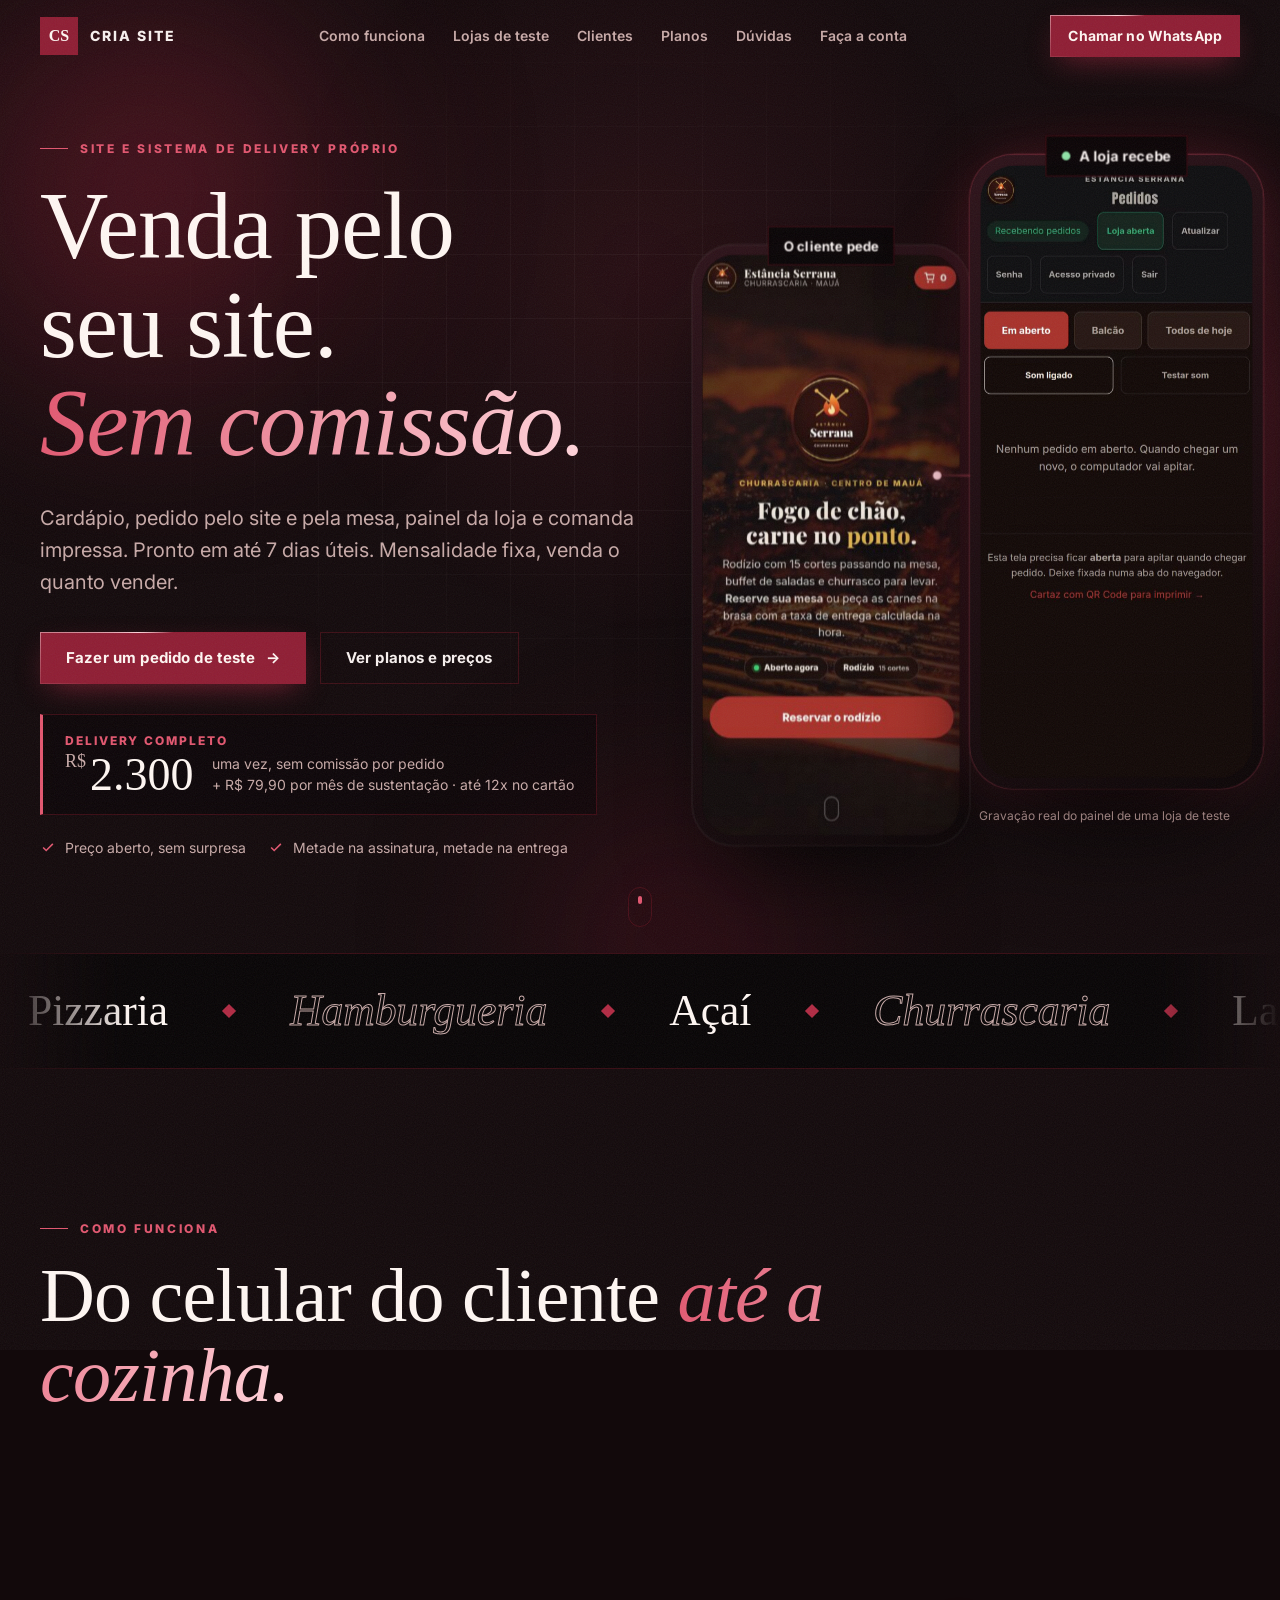
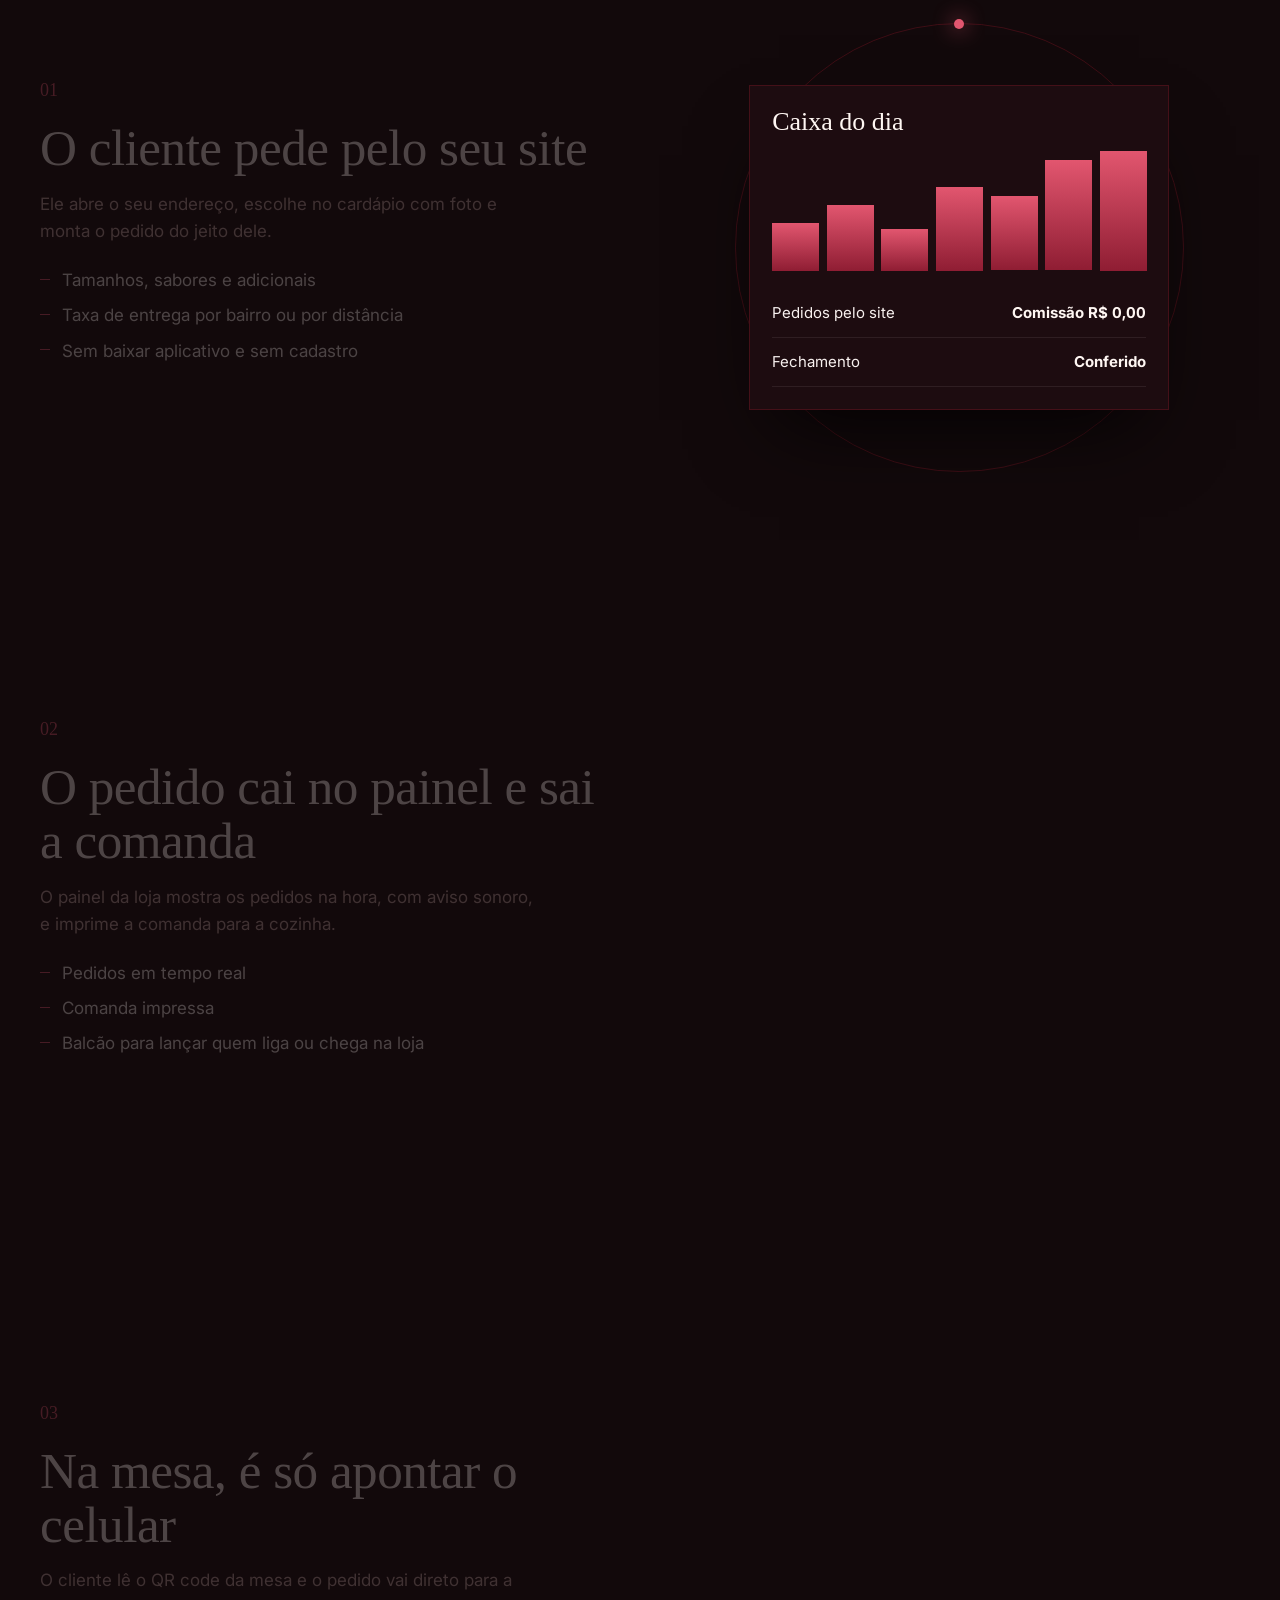
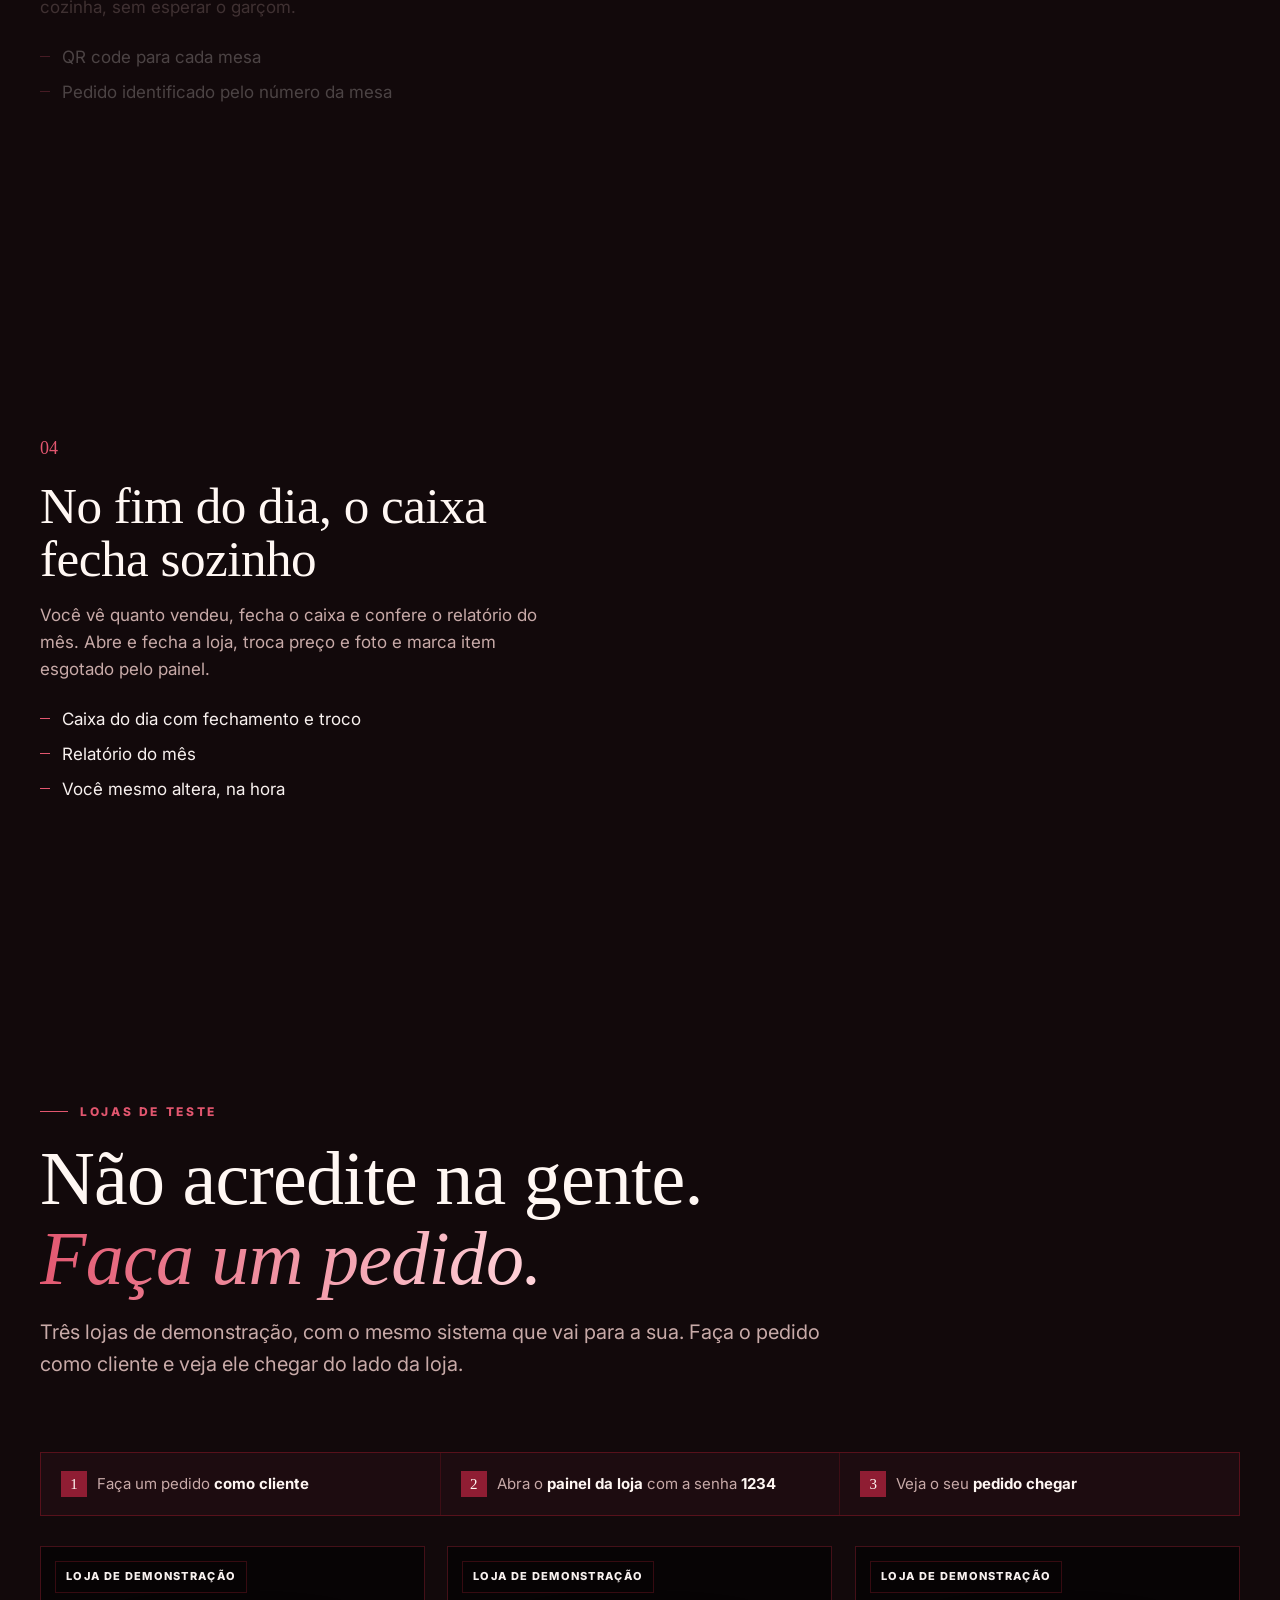
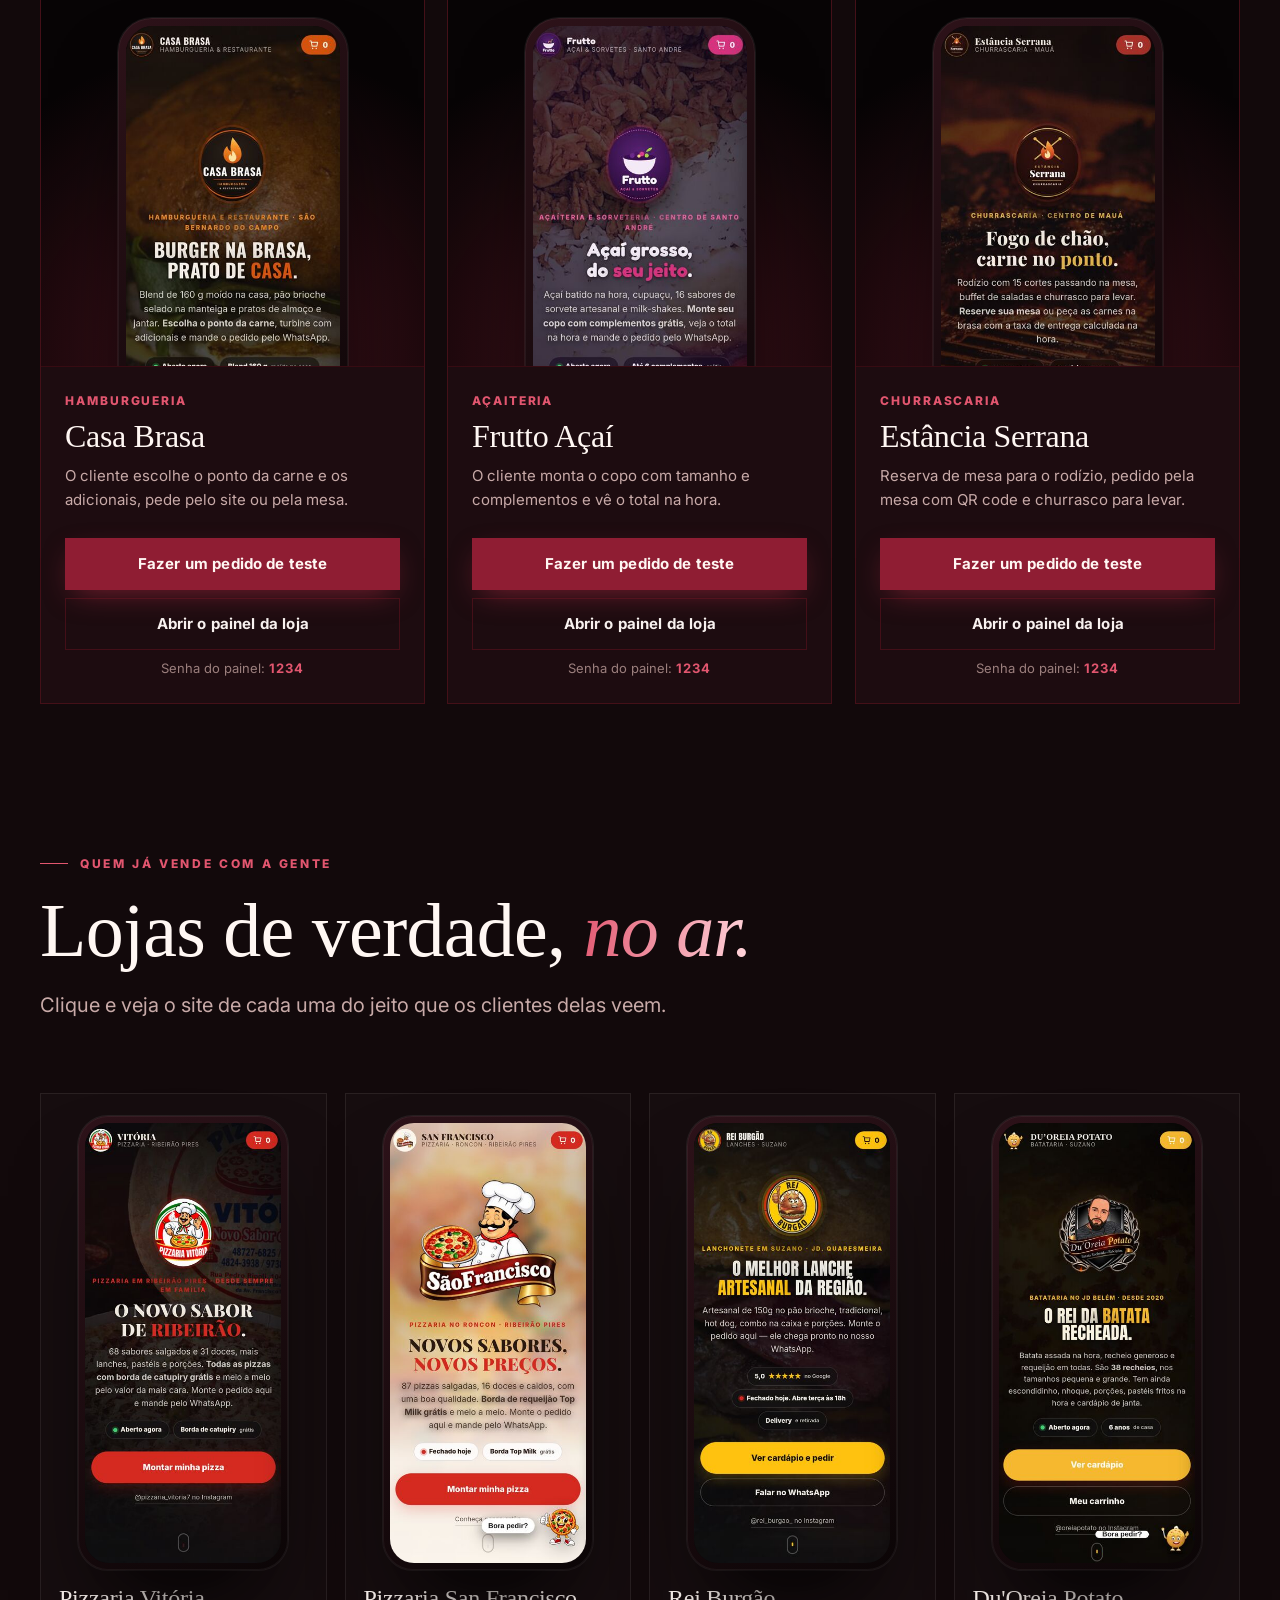
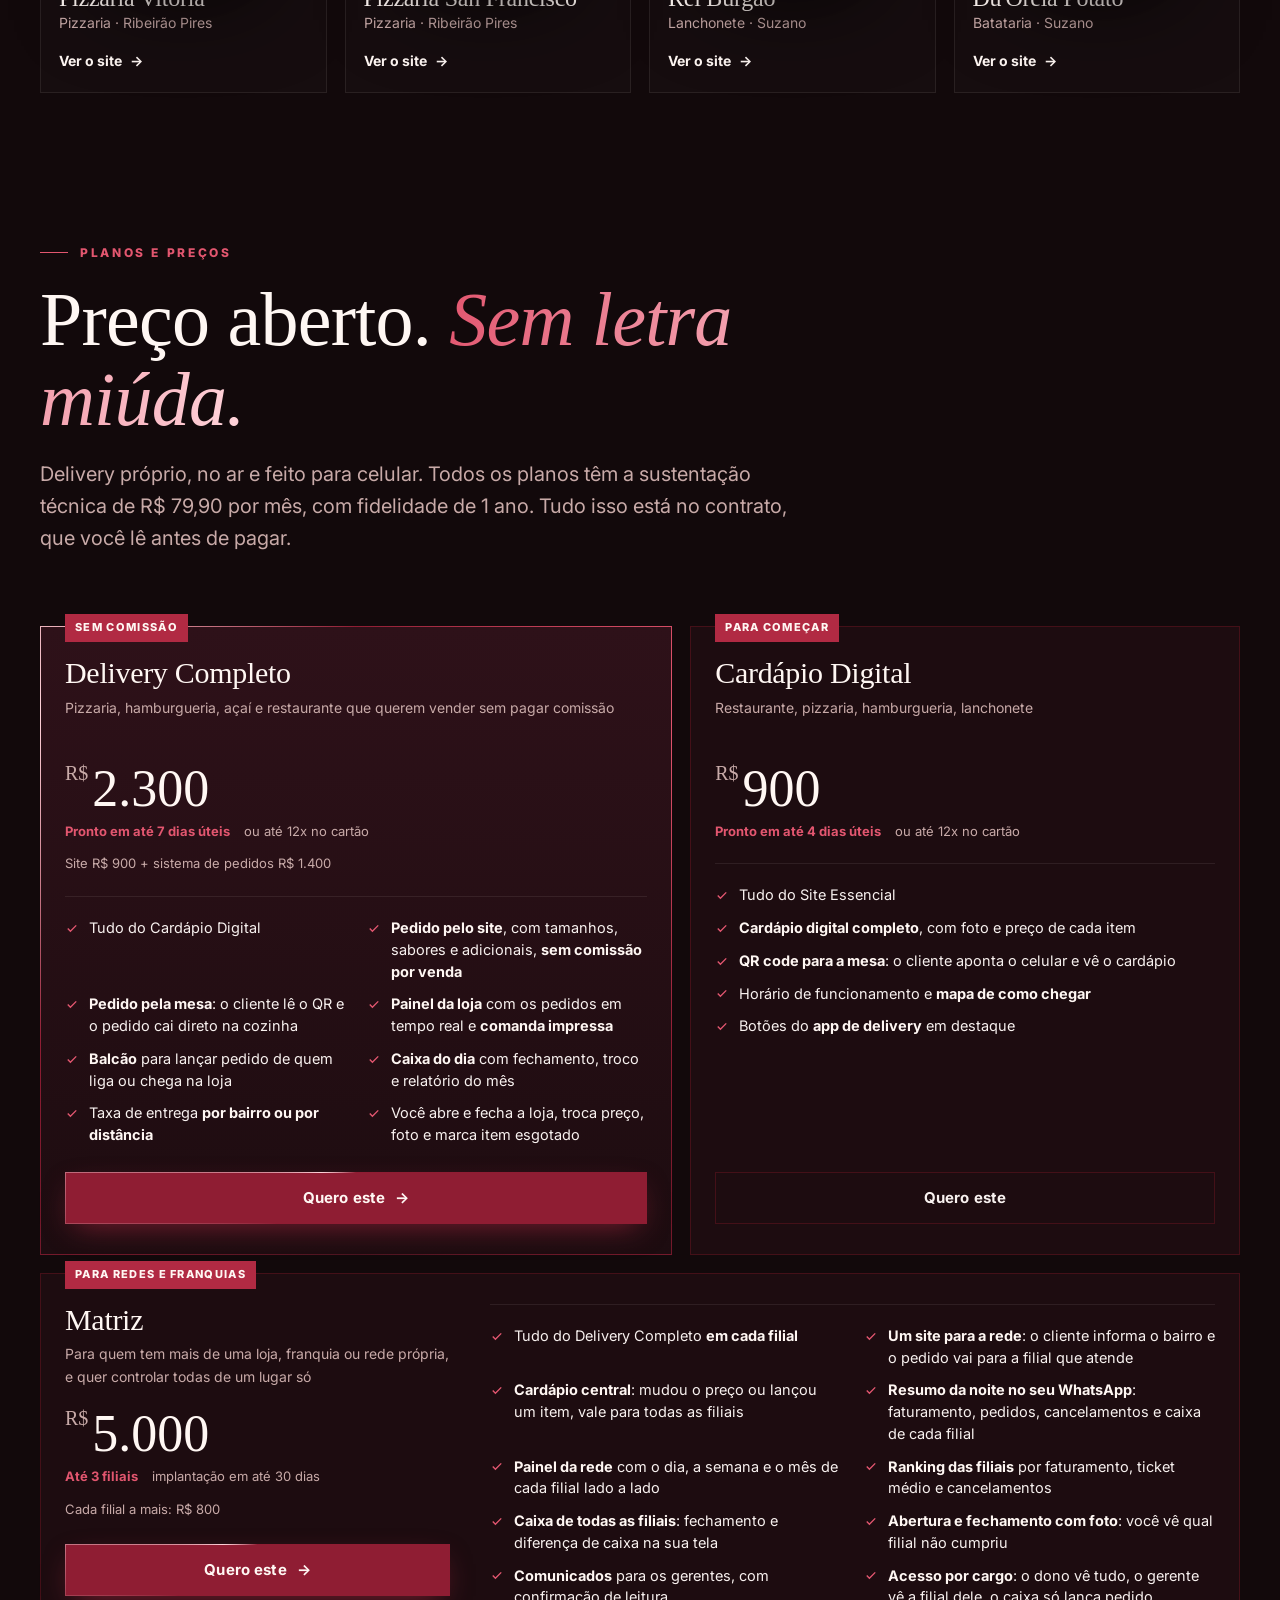
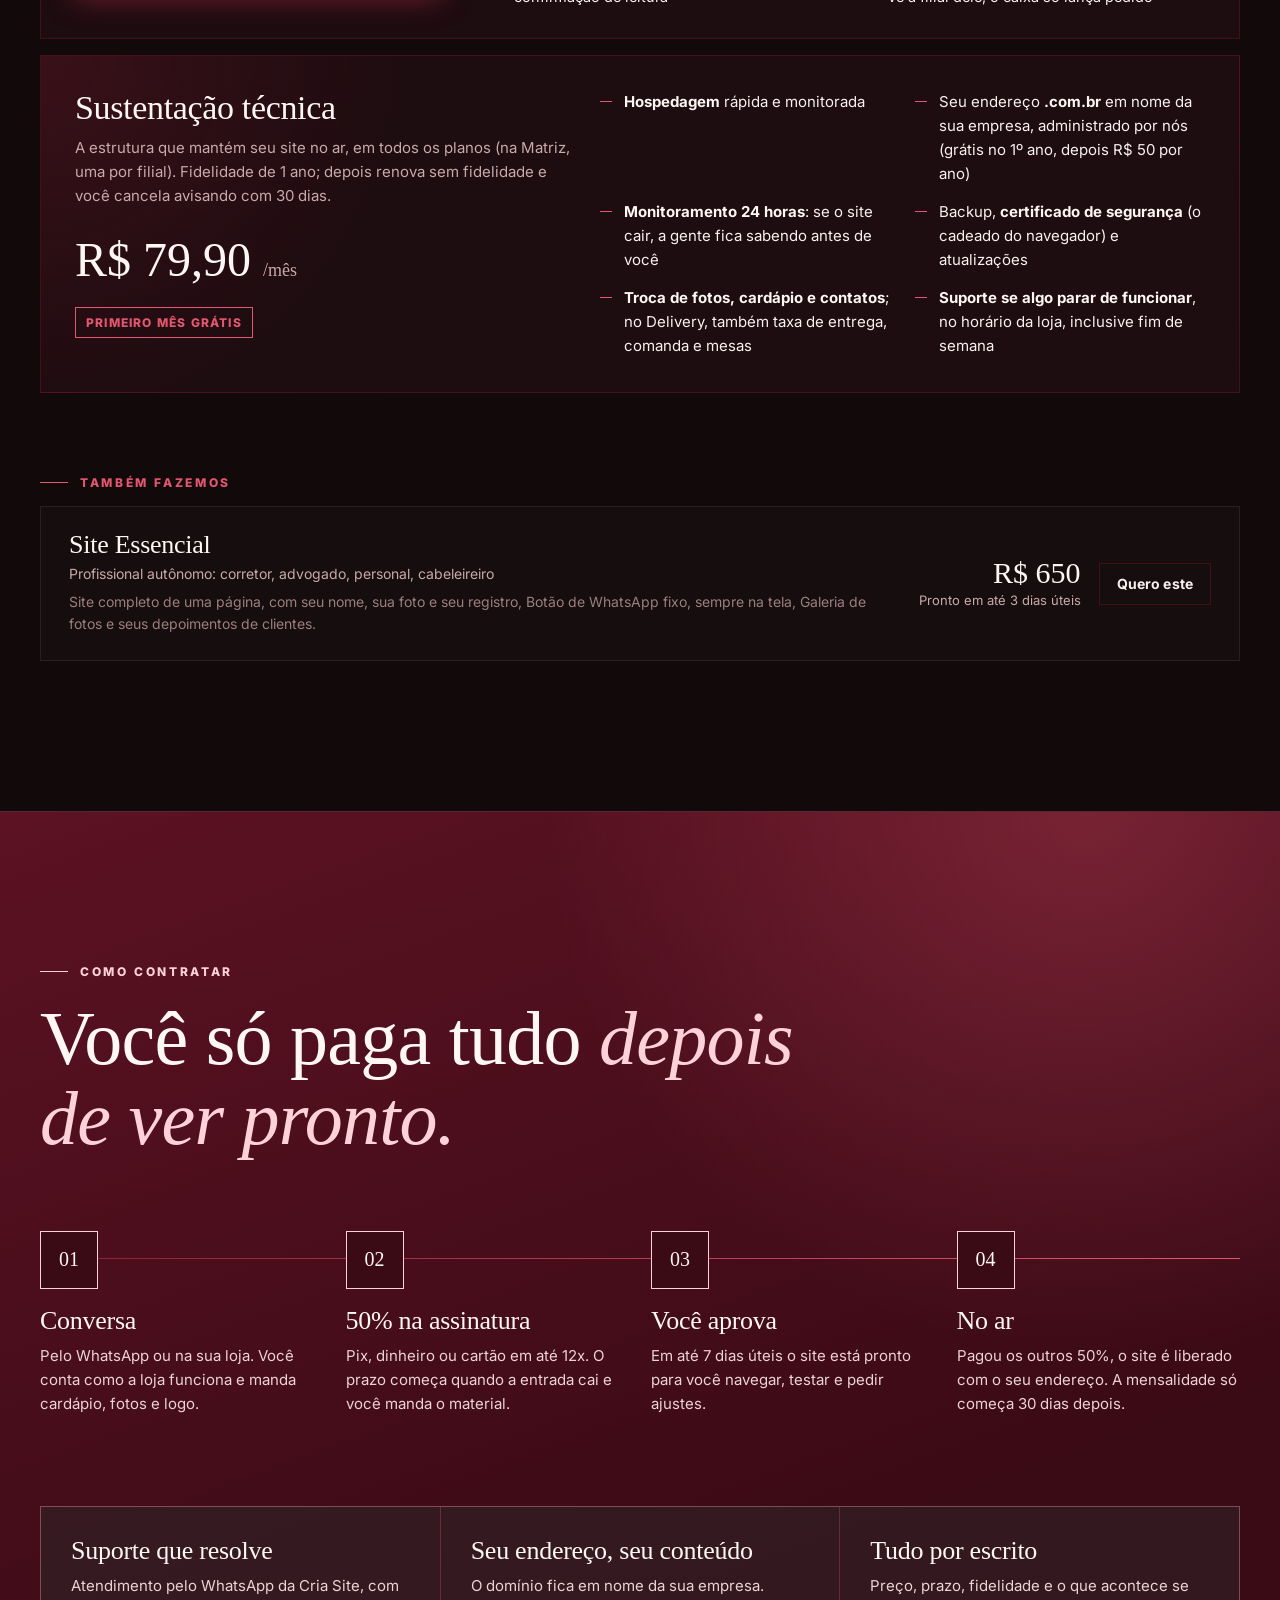
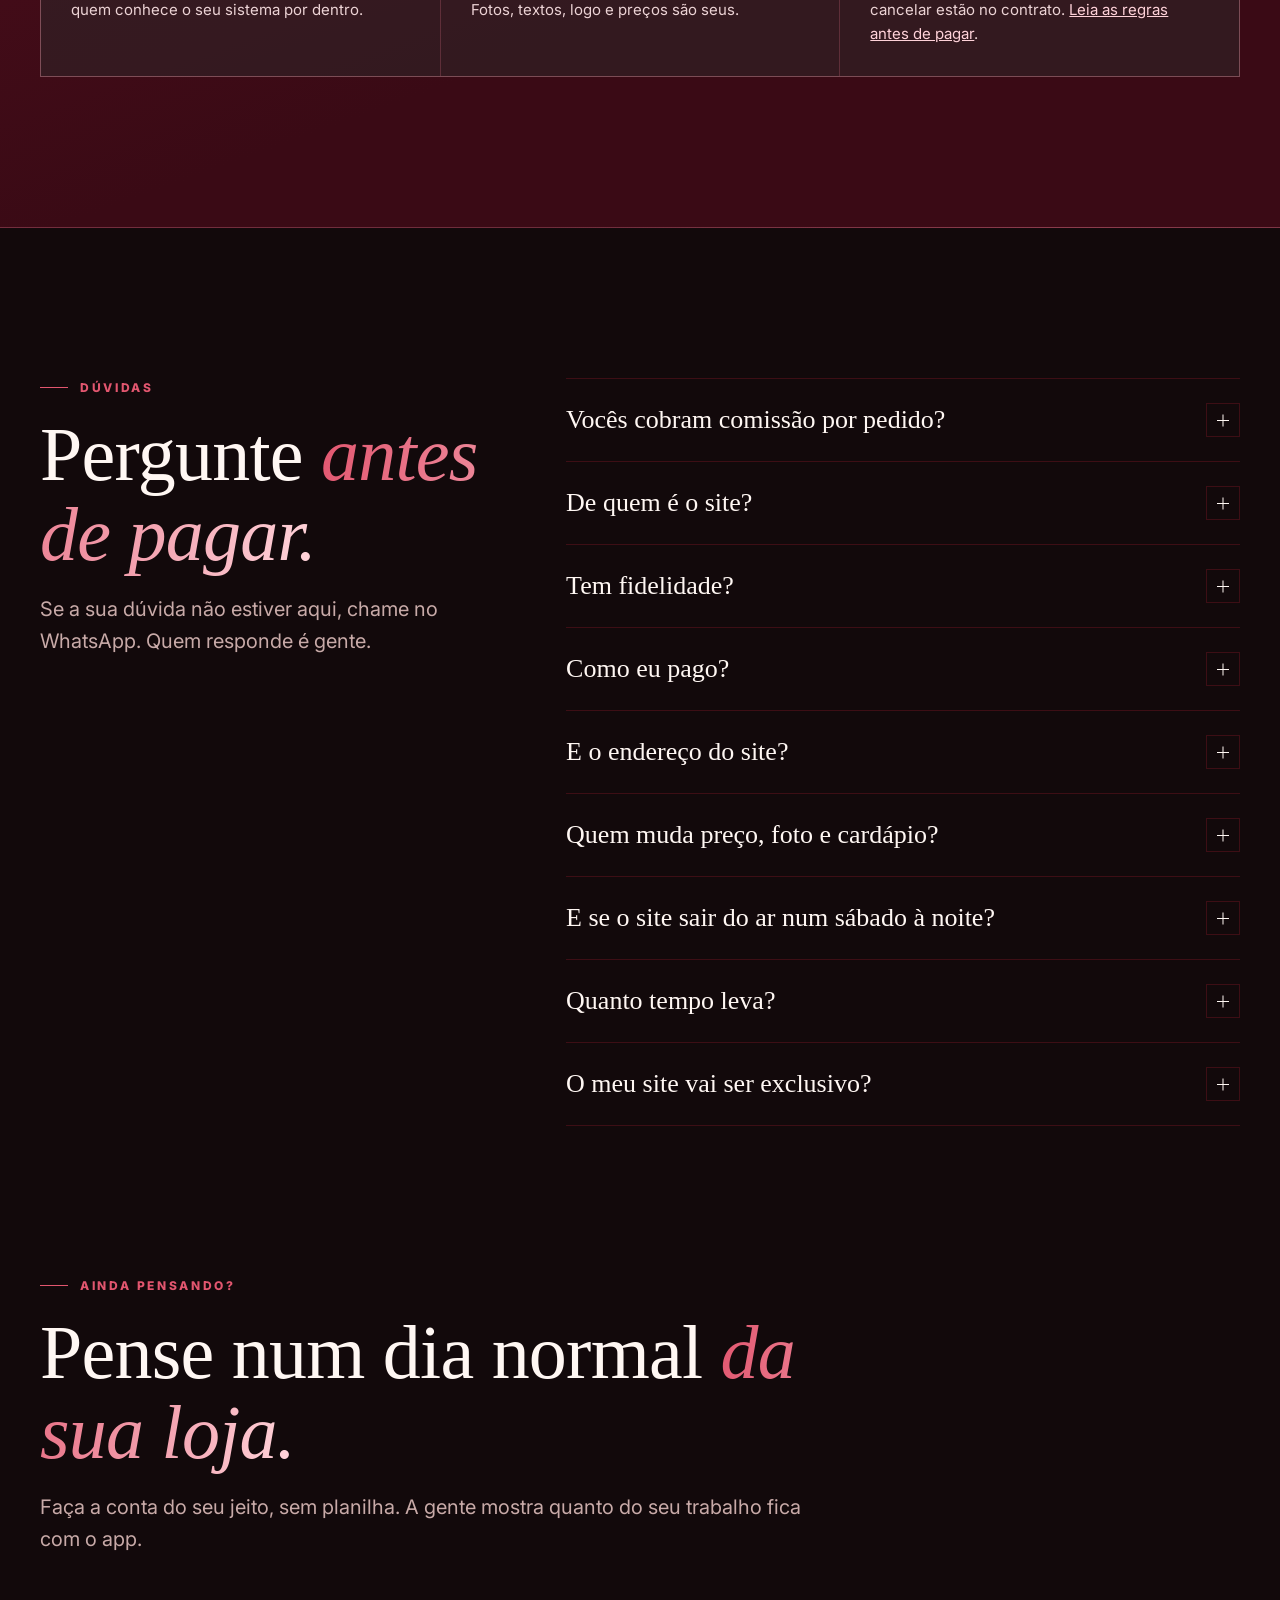
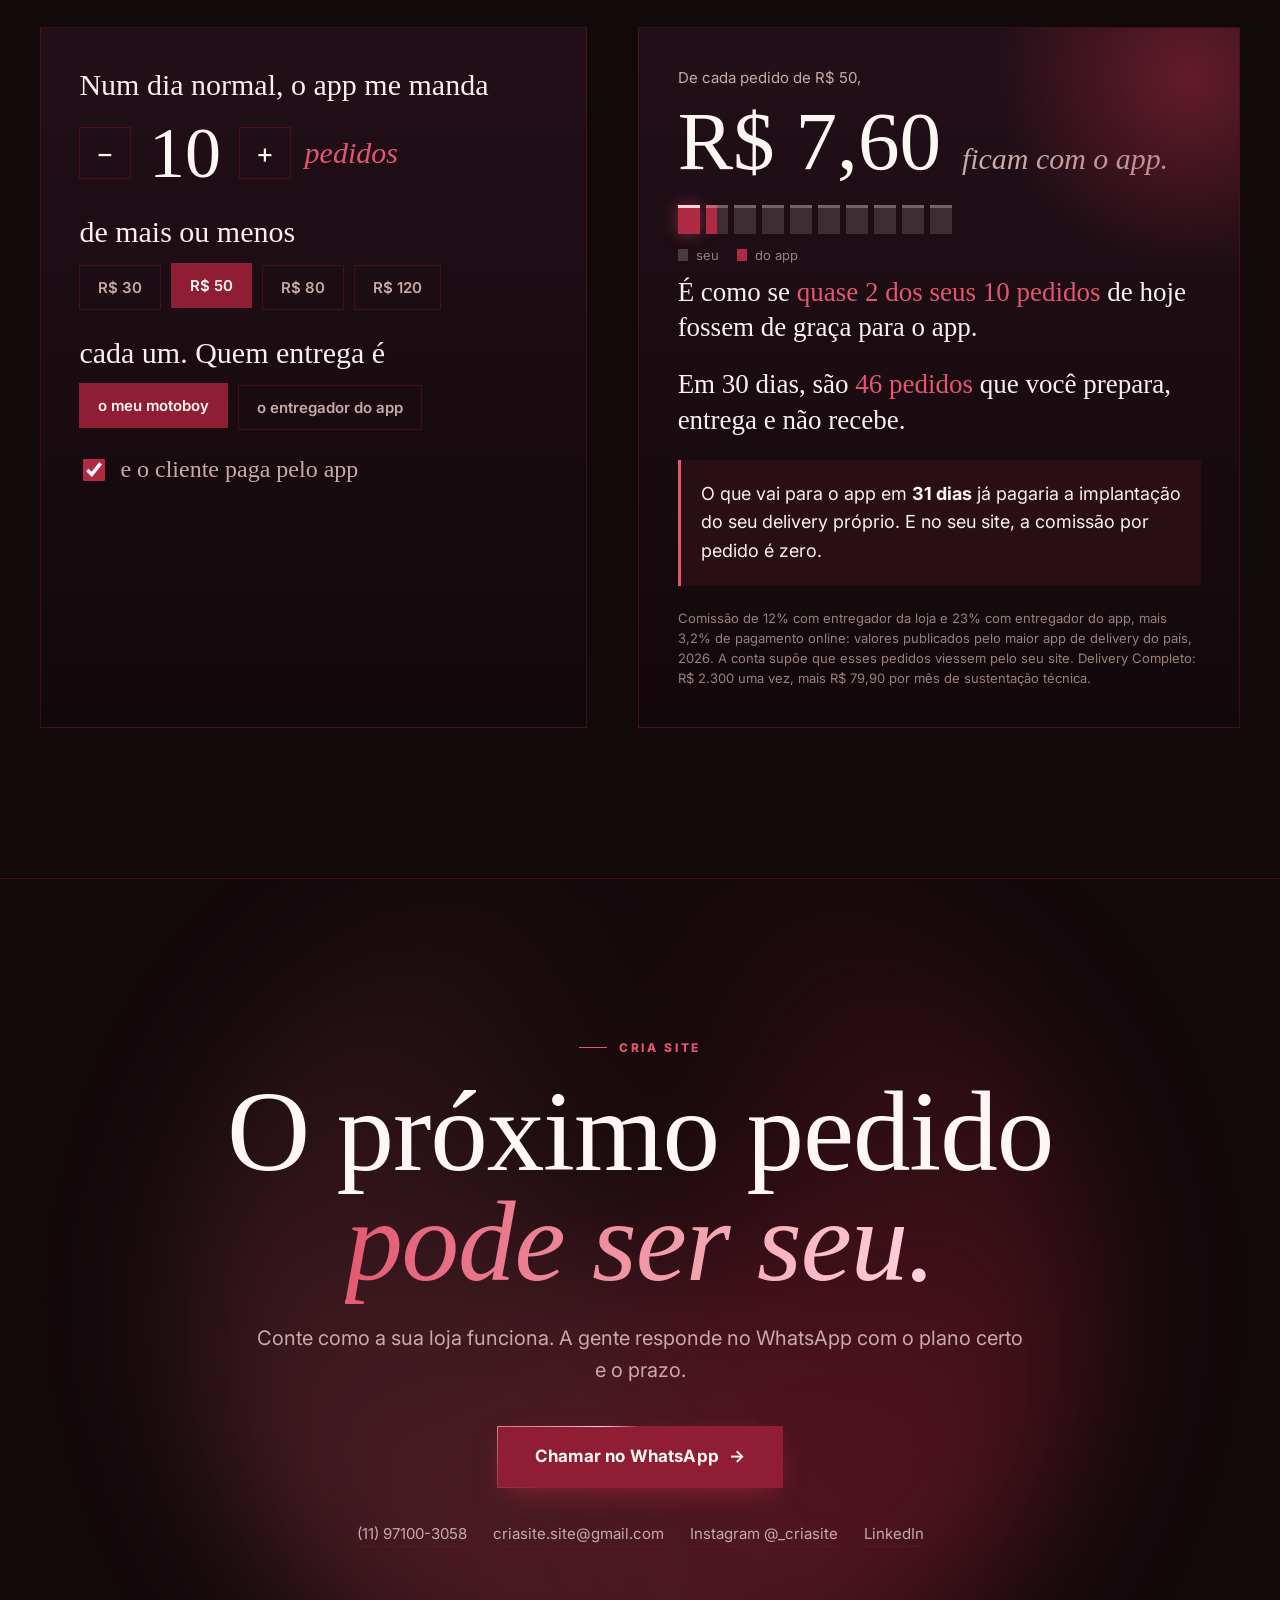
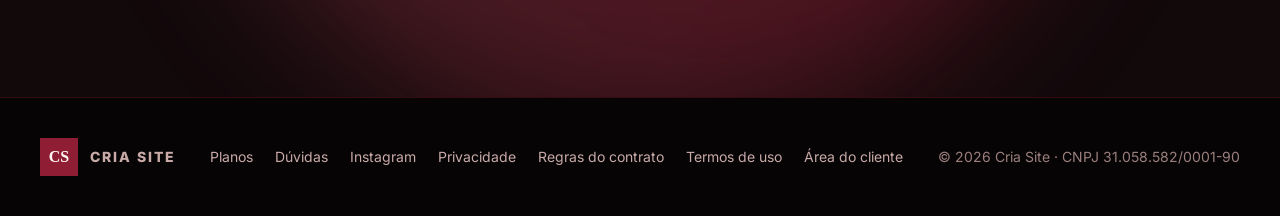
<file: index.html>
<!doctype html>
<html lang="pt-BR">
<head>
<meta charset="utf-8" />
<meta name="viewport" content="width=device-width, initial-scale=1" />
<meta name="color-scheme" content="dark" />
<meta name="theme-color" content="#12090b" />
<title>Cria Site | Site de delivery sem comissão por pedido</title>
<meta name="description" content="Site com cardápio, pedido pelo site e pela mesa, painel da loja e comanda impressa. Sem comissão por pedido, pronto em até 7 dias úteis." />
<link rel="canonical" href="https://criasite.site/" />
<link rel="icon" href="favicon.svg" type="image/svg+xml" />
<meta property="og:type" content="website" />
<meta property="og:locale" content="pt_BR" />
<meta property="og:site_name" content="Cria Site" />
<meta property="og:url" content="https://criasite.site/" />
<meta property="og:title" content="Cria Site | Venda pelo seu site, sem comissão por pedido" />
<meta property="og:description" content="Cardápio, pedido pelo site e pela mesa, painel da loja e comanda impressa. Sem comissão por pedido, pronto em até 7 dias úteis." />
<meta property="og:image" content="https://criasite.site/og.jpg" />
<meta property="og:image:width" content="1200" />
<meta property="og:image:height" content="630" />
<meta name="twitter:card" content="summary_large_image" />
<link rel="preconnect" href="https://fonts.googleapis.com" />
<link rel="preconnect" href="https://fonts.gstatic.com" crossorigin />
<link href="https://fonts.googleapis.com/css2?family=Inter:wght@400;500;600;700;800&display=swap" rel="stylesheet" />
<link rel="preload" as="image" href="img/fone-forno-velho-cardapio.jpg" />
<script type="application/ld+json">
{
  "@context": "https://schema.org",
  "@type": "ProfessionalService",
  "name": "Cria Site",
  "url": "https://criasite.site/",
  "image": "https://criasite.site/og.jpg",
  "telephone": "+55 11 97100-3058",
  "email": "criasite.site@gmail.com",
  "description": "Sites e sistema de pedidos para pizzaria, hamburgueria, açaí e restaurante, sem comissão por pedido.",
  "taxID": "31.058.582/0001-90",
  "areaServed": "BR",
  "priceRange": "R$ 650 a R$ 5.000",
  "sameAs": ["https://www.instagram.com/_criasite/", "https://www.linkedin.com/company/criasite/"]
}
</script>
<style>
@property --ang { syntax: "<angle>"; inherits: false; initial-value: 0deg; }

:root {
  --ink: #f8f1ef;
  --muted: #c8aaa8;
  --soft: #9b7f7d;
  --paper: #12090b;
  --paper-2: #1d0c10;
  --paper-3: #26111a;
  --line: rgba(122, 22, 37, 0.42);
  --line-2: rgba(248, 241, 239, 0.08);
  --white: #fff7f3;
  --black: #070405;
  --accent: #8f1d33;
  --accent-2: #b12a43;
  --accent-3: #e2566f;
  --serif: Georgia, "Times New Roman", serif;
  --sans: Inter, ui-sans-serif, system-ui, -apple-system, "Segoe UI", sans-serif;
  --max: 1240px;
  --gut: clamp(16px, 4vw, 40px);
  --ease: cubic-bezier(.2, .8, .2, 1);
  --mx: 50vw;
  --my: 30vh;
}

* { box-sizing: border-box; }
html { overflow-x: clip; scroll-behavior: smooth; scroll-padding-top: 84px; -webkit-text-size-adjust: 100%; }
body {
  margin: 0;
  background: var(--paper);
  color: var(--ink);
  font-family: var(--sans);
  font-size: 17px;
  line-height: 1.6;
  overflow-x: clip;
  -webkit-font-smoothing: antialiased;
}
img { display: block; max-width: 100%; height: auto; }
a { color: inherit; }
b, strong { color: var(--white); font-weight: 700; }
h1, h2, h3 { font-family: var(--serif); font-weight: 400; line-height: 1.05; margin: 0; color: var(--white); letter-spacing: -0.01em; }
p { margin: 0; }
::selection { background: var(--accent-2); color: var(--white); }
:focus-visible { outline: 2px solid var(--accent-3); outline-offset: 3px; }

.wrap { width: min(var(--max), 100% - 2 * var(--gut)); margin-inline: auto; }
.kicker {
  display: inline-flex; align-items: center; gap: 12px;
  font-size: 12px; font-weight: 800; letter-spacing: .22em; text-transform: uppercase; color: var(--accent-3);
}
.kicker::before { content: ""; width: 28px; height: 1px; background: currentColor; }
.lede { color: var(--muted); font-size: clamp(17px, 1.6vw, 20px); max-width: 60ch; }
.sec { position: relative; padding-block: clamp(80px, 12vw, 150px); }
.sec-head { display: grid; gap: 18px; margin-bottom: clamp(40px, 6vw, 72px); max-width: 820px; }
.sec-head h2 { font-size: clamp(38px, 6vw, 76px); }
.accent-text {
  font-style: italic;
  background: linear-gradient(100deg, var(--accent-3) 0%, #ffd2d9 45%, var(--accent-3) 60%, var(--accent-2) 100%);
  background-size: 220% 100%;
  -webkit-background-clip: text; background-clip: text; color: transparent;
  animation: shimmer 6s linear infinite;
}
@keyframes shimmer { to { background-position: -220% 0; } }

/* ---------- fundo vivo ---------- */
.grain {
  position: fixed; inset: -50%; z-index: 100; pointer-events: none; opacity: .07;
  background-image: url("data:image/svg+xml;utf8,<svg xmlns='http://www.w3.org/2000/svg' width='160' height='160'><filter id='n'><feTurbulence type='fractalNoise' baseFrequency='.9' numOctaves='3' stitchTiles='stitch'/></filter><rect width='100%' height='100%' filter='url(%23n)'/></svg>");
  animation: grain 1s steps(6) infinite;
}
@keyframes grain {
  0% { transform: translate(0, 0); } 20% { transform: translate(-3%, 2%); } 40% { transform: translate(2%, -3%); }
  60% { transform: translate(-2%, -1%); } 80% { transform: translate(3%, 3%); } 100% { transform: translate(0, 0); }
}
.spot {
  position: fixed; inset: 0; z-index: 0; pointer-events: none;
  background: radial-gradient(520px circle at var(--mx) var(--my), rgba(177, 42, 67, .13), transparent 70%);
}
main, footer { position: relative; z-index: 1; }

/* ---------- barra de progresso e topo ---------- */
.progress {
  position: fixed; top: 0; left: 0; right: 0; height: 3px; z-index: 60;
  background: linear-gradient(90deg, var(--accent), var(--accent-3));
  transform-origin: 0 50%; transform: scaleX(var(--p, 0));
}
@supports (animation-timeline: scroll()) {
  .progress { animation: grow linear both; animation-timeline: scroll(root); }
  @keyframes grow { from { transform: scaleX(0); } to { transform: scaleX(1); } }
}
.top {
  position: fixed; top: 0; left: 0; right: 0; z-index: 50;
  transition: background .4s, border-color .4s, backdrop-filter .4s;
  border-bottom: 1px solid transparent;
}
.top.solid { background: rgba(18, 9, 11, .72); backdrop-filter: blur(16px) saturate(1.4); -webkit-backdrop-filter: blur(16px) saturate(1.4); border-color: var(--line); }
.top .wrap { display: flex; align-items: center; justify-content: space-between; gap: 20px; height: 72px; }
.brand { display: inline-flex; align-items: center; gap: 12px; text-decoration: none; font-weight: 800; letter-spacing: .14em; font-size: 14px; text-transform: uppercase; }
.brand-mark { display: grid; place-items: center; width: 38px; height: 38px; background: var(--accent); color: var(--white); font-family: var(--serif); letter-spacing: 0; font-size: 16px; position: relative; overflow: hidden; }
.brand-mark::after { content: ""; position: absolute; inset: 0; background: linear-gradient(120deg, transparent 30%, rgba(255,255,255,.35) 50%, transparent 70%); transform: translateX(-120%); animation: sweep 5s 1.5s var(--ease) infinite; }
@keyframes sweep { 0%, 70% { transform: translateX(-120%); } 100% { transform: translateX(120%); } }
.nav { display: flex; gap: 28px; }
.nav a { text-decoration: none; color: var(--muted); font-size: 14px; font-weight: 600; position: relative; transition: color .25s; }
.nav a::after { content: ""; position: absolute; left: 0; right: 0; bottom: -6px; height: 1px; background: var(--accent-3); transform: scaleX(0); transform-origin: right; transition: transform .35s var(--ease); }
.nav a:hover { color: var(--white); }
.nav a:hover::after { transform: scaleX(1); transform-origin: left; }

/* ---------- botões ---------- */
.btn {
  --bg: var(--accent);
  position: relative; display: inline-flex; align-items: center; justify-content: center; gap: 10px;
  min-height: 52px; padding: 0 26px; border: 0; cursor: pointer;
  background: var(--bg); color: var(--white); text-decoration: none; font: 700 15px/1 var(--sans); letter-spacing: .01em;
  overflow: hidden; isolation: isolate; transition: transform .35s var(--ease), box-shadow .35s;
  box-shadow: 0 10px 30px -10px rgba(177, 42, 67, .7);
}
.btn::before { content: ""; position: absolute; inset: 0; z-index: -1; background: linear-gradient(120deg, transparent 25%, rgba(255,255,255,.28) 50%, transparent 75%); transform: translateX(-130%); transition: transform .8s var(--ease); }
.btn:hover::before { transform: translateX(130%); }
.btn:hover { box-shadow: 0 18px 40px -12px rgba(226, 86, 111, .8); }
.btn .arrow { transition: transform .35s var(--ease); }
.btn:hover .arrow { transform: translateX(4px); }
.btn.ghost { --bg: transparent; box-shadow: inset 0 0 0 1px var(--line), 0 0 0 0 transparent; color: var(--ink); }
.btn.ghost:hover { box-shadow: inset 0 0 0 1px var(--accent-3); }
.top .btn { gap: 0; }
.btn.small { min-height: 42px; padding: 0 18px; font-size: 14px; }
.btn.ring { background: var(--accent); }
.btn.ring::after {
  content: ""; position: absolute; inset: 0; z-index: -2; padding: 1px;
  background: conic-gradient(from var(--ang), transparent 0 70%, #ffd2d9 85%, transparent 100%);
  -webkit-mask: linear-gradient(#000 0 0) content-box, linear-gradient(#000 0 0); -webkit-mask-composite: xor; mask-composite: exclude;
  animation: spin 3.5s linear infinite;
}
@keyframes spin { to { --ang: 360deg; } }

/* ---------- hero ---------- */
.hero { position: relative; min-height: 100svh; padding: 130px 0 80px; display: grid; align-items: center; overflow: hidden; }
.hero-bg { position: absolute; inset: 0; z-index: -1; pointer-events: none; }
.blob { position: absolute; border-radius: 50%; filter: blur(80px); opacity: .55; will-change: transform; }
.blob.b1 { width: 620px; height: 620px; left: -160px; top: -120px; background: radial-gradient(circle, #8f1d33, transparent 65%); animation: float1 18s ease-in-out infinite; }
.blob.b2 { width: 520px; height: 520px; right: -140px; top: 18%; background: radial-gradient(circle, #b12a43, transparent 65%); animation: float2 22s ease-in-out infinite; opacity: .4; }
.blob.b3 { width: 460px; height: 460px; left: 35%; bottom: -220px; background: radial-gradient(circle, #5a1020, transparent 65%); animation: float1 26s ease-in-out infinite reverse; }
@keyframes float1 { 50% { transform: translate(120px, 80px) scale(1.15); } }
@keyframes float2 { 50% { transform: translate(-100px, 120px) scale(.9); } }
.grid-lines {
  position: absolute; inset: -2px; opacity: .5;
  background-image: linear-gradient(var(--line-2) 1px, transparent 1px), linear-gradient(90deg, var(--line-2) 1px, transparent 1px);
  background-size: 64px 64px;
  -webkit-mask-image: radial-gradient(ellipse 70% 60% at 50% 40%, #000 20%, transparent 75%); mask-image: radial-gradient(ellipse 70% 60% at 50% 40%, #000 20%, transparent 75%);
  animation: gridmove 20s linear infinite;
}
@keyframes gridmove { to { background-position: 64px 64px; } }

.hero-grid { display: grid; grid-template-columns: 1.05fr .95fr; gap: clamp(32px, 5vw, 72px); align-items: center; }
.hero h1 { font-size: clamp(46px, 7.4vw, 104px); line-height: .98; margin: 22px 0 26px; }
.hero h1 .line { display: block; overflow: hidden; padding-bottom: .06em; }
.hero h1 .line > span { display: inline-block; transform: translateY(110%); animation: rise 1.1s var(--ease) forwards; }
.hero h1 .line:nth-child(2) > span { animation-delay: .12s; }
.hero h1 .line:nth-child(3) > span { animation-delay: .24s; }
@keyframes rise { to { transform: none; } }
.fade-up { opacity: 0; transform: translateY(24px); animation: fadeup 1s var(--ease) forwards; }
.d1 { animation-delay: .45s; } .d2 { animation-delay: .6s; } .d3 { animation-delay: .75s; } .d4 { animation-delay: .9s; }
@keyframes fadeup { to { opacity: 1; transform: none; } }
.hero-actions { display: flex; flex-wrap: wrap; gap: 14px; margin-top: 34px; }
.preco-topo { display: inline-grid; grid-template-columns: auto auto; align-items: center; gap: 2px 18px; margin-top: 30px; padding: 16px 22px; border: 1px solid var(--line); border-left: 3px solid var(--accent-3); background: rgba(7, 4, 5, .45); text-decoration: none; backdrop-filter: blur(8px); -webkit-backdrop-filter: blur(8px); transition: border-color .3s, background .3s, transform .4s var(--ease); }
.preco-topo:hover { border-color: var(--accent-3); background: rgba(143, 29, 51, .18); transform: translateY(-2px); }
.pt-rot { grid-column: 1 / -1; font-size: 12px; font-weight: 800; letter-spacing: .16em; text-transform: uppercase; color: var(--accent-3); }
.pt-val { font: 400 46px/1 var(--serif); color: var(--white); font-variant-numeric: tabular-nums; }
.pt-val small { font-size: 18px; color: var(--muted); margin-right: 4px; vertical-align: top; }
.pt-det { color: var(--muted); font-size: 14px; line-height: 1.45; }
.trust { display: flex; flex-wrap: wrap; gap: 10px 22px; margin-top: 22px; padding: 0; list-style: none; color: var(--muted); font-size: 14px; }
.trust li { display: inline-flex; align-items: center; gap: 9px; }
.trust li::before { content: ""; width: 16px; height: 16px; flex: none; background: var(--accent-3); -webkit-mask: url("data:image/svg+xml;utf8,<svg xmlns='http://www.w3.org/2000/svg' viewBox='0 0 16 16'><path d='M6.2 11.6 2.6 8l1.1-1.1 2.5 2.5 6.1-6.1 1.1 1.1z'/></svg>") center/contain no-repeat; mask: url("data:image/svg+xml;utf8,<svg xmlns='http://www.w3.org/2000/svg' viewBox='0 0 16 16'><path d='M6.2 11.6 2.6 8l1.1-1.1 2.5 2.5 6.1-6.1 1.1 1.1z'/></svg>") center/contain no-repeat; }

/* cena do produto: o cliente pede, a loja recebe (vídeo real) */
.scene { position: relative; height: 640px; perspective: 1400px; }
.scene-inner { position: absolute; inset: 0; transform-style: preserve-3d; transition: transform .6s var(--ease); }
.phone {
  position: relative; width: 270px; aspect-ratio: 390 / 844; border-radius: 40px; padding: 10px;
  background: linear-gradient(145deg, #2d1219, #0b0506); box-shadow: 0 50px 90px -30px rgba(0,0,0,.9), 0 0 0 1px rgba(255,255,255,.07), inset 0 0 0 1px rgba(255,255,255,.05);
}
.phone .screen { width: 100%; height: 100%; border-radius: 31px; overflow: hidden; background: #0d0708; position: relative; }
.dev-loja .screen { background: #0d0708 url("img/painel-real.jpg") top / cover no-repeat; }
.phone .screen img, .phone .screen video { display: block; width: 100%; height: 100%; object-fit: cover; object-position: top; }
.dev { position: absolute; margin: 0; }
.dev-cli { left: 0; top: 70px; transform: translateZ(40px); animation: bob 8s ease-in-out infinite; }
.dev-loja { right: 0; top: 0; transform: translateZ(110px); animation: bob 7s ease-in-out .9s infinite; }
.dev-loja .phone { box-shadow: 0 60px 100px -30px rgba(0,0,0,.95), 0 0 0 1px rgba(226, 86, 111, .35), 0 0 60px -10px rgba(177, 42, 67, .45); }
@keyframes bob { 50% { translate: 0 -14px; } }
.dev-tag { position: absolute; z-index: 3; left: 50%; top: -18px; translate: -50% 0; display: inline-flex; align-items: center; gap: 8px; padding: 8px 14px; white-space: nowrap; background: rgba(7, 4, 5, .9); border: 1px solid var(--line); font-size: 13px; font-weight: 700; backdrop-filter: blur(10px); -webkit-backdrop-filter: blur(10px); }
.dev-tag i { width: 8px; height: 8px; border-radius: 50%; background: #8fe3a8; animation: live 1.8s infinite; }
@keyframes live { 0% { box-shadow: 0 0 0 0 rgba(143, 227, 168, .6); } 70% { box-shadow: 0 0 0 10px rgba(143, 227, 168, 0); } 100% { box-shadow: 0 0 0 0 rgba(143, 227, 168, 0); } }
.flow-arrow { position: absolute; left: 50%; top: 46%; width: 70px; height: 2px; margin-left: -35px; background: linear-gradient(90deg, transparent, var(--accent-3)); transform: translateZ(80px); overflow: visible; }
.flow-arrow::after { content: ""; position: absolute; right: -2px; top: -5px; border: 6px solid transparent; border-left: 9px solid var(--accent-3); }
.flow-arrow::before { content: ""; position: absolute; top: -3px; left: 0; width: 8px; height: 8px; border-radius: 50%; background: #ffd2d9; box-shadow: 0 0 14px #e2566f; animation: corre 1.6s ease-in infinite; }
@keyframes corre { from { left: 0; opacity: 0; } 20% { opacity: 1; } to { left: 62px; opacity: 0; } }
.scene-cap { position: absolute; right: 0; bottom: -4px; width: 270px; text-align: center; font-size: 12px; color: var(--soft); }
.scroll-cue { position: absolute; left: 50%; bottom: 26px; translate: -50% 0; width: 24px; height: 40px; border: 1px solid var(--line); border-radius: 14px; }
.scroll-cue::after { content: ""; position: absolute; left: 50%; top: 8px; width: 4px; height: 8px; margin-left: -2px; border-radius: 2px; background: var(--accent-3); animation: cue 1.8s ease-in-out infinite; }
@keyframes cue { 60% { transform: translateY(12px); opacity: 0; } 100% { opacity: 0; } }

/* ---------- faixa de ramos ---------- */
.marquee { position: relative; border-block: 1px solid var(--line); background: var(--black); overflow: hidden; padding: 22px 0;
  -webkit-mask-image: linear-gradient(90deg, transparent, #000 10%, #000 90%, transparent); mask-image: linear-gradient(90deg, transparent, #000 10%, #000 90%, transparent); }
.marquee-track { display: flex; width: max-content; animation: marquee 38s linear infinite; }
.marquee:hover .marquee-track { animation-play-state: paused; }
.marquee span { font-family: var(--serif); font-size: clamp(26px, 3.4vw, 44px); color: var(--white); padding-inline: 28px; white-space: nowrap; display: inline-flex; align-items: center; gap: 56px; }
.marquee span::after { content: ""; width: 10px; height: 10px; background: var(--accent-2); transform: rotate(45deg); }
.marquee span:nth-child(even) { color: transparent; -webkit-text-stroke: 1px var(--muted); font-style: italic; }
@keyframes marquee { to { transform: translateX(-50%); } }

/* ---------- revelar ao rolar ---------- */
.js .rv { opacity: 0; transform: translateY(40px); transition: opacity 1s var(--ease), transform 1s var(--ease); transition-delay: var(--d, 0s); }
.js .rv.in { opacity: 1; transform: none; }
.js .rv-l { opacity: 0; transform: translateX(-50px); transition: opacity 1s var(--ease), transform 1s var(--ease); transition-delay: var(--d, 0s); }
.js .rv-l.in { opacity: 1; transform: none; }
.js .rv-s { opacity: 0; transform: scale(.92); filter: blur(8px); transition: opacity 1.1s var(--ease), transform 1.1s var(--ease), filter 1.1s var(--ease); transition-delay: var(--d, 0s); }
.js .rv-s.in { opacity: 1; transform: none; filter: none; }

/* ---------- conta da comissão ---------- */
.calc { display: grid; grid-template-columns: 1fr 1.1fr; gap: clamp(24px, 4vw, 56px); align-items: stretch; }
.card {
  position: relative; background: linear-gradient(180deg, rgba(38, 17, 26, .9), rgba(18, 9, 11, .9));
  border: 1px solid var(--line); padding: clamp(22px, 3vw, 40px);
}
.range-ends { display: flex; justify-content: space-between; color: var(--soft); font-size: 13px; margin-top: 10px; }
input[type=range] { -webkit-appearance: none; appearance: none; width: 100%; height: 4px; background: linear-gradient(90deg, var(--accent-3) var(--fill, 50%), rgba(255,255,255,.12) var(--fill, 50%)); outline: none; cursor: pointer; }
input[type=range]::-webkit-slider-thumb { -webkit-appearance: none; width: 26px; height: 26px; background: var(--white); border: 6px solid var(--accent-2); border-radius: 50%; box-shadow: 0 0 0 8px rgba(177, 42, 67, .2); transition: transform .2s; }
input[type=range]::-webkit-slider-thumb:hover { transform: scale(1.15); }
input[type=range]::-moz-range-thumb { width: 16px; height: 16px; background: var(--white); border: 6px solid var(--accent-2); border-radius: 50%; }
.fala { display: grid; gap: 14px; align-content: start; }
.frase { font: 400 clamp(22px, 2.4vw, 30px)/1.25 var(--serif); color: var(--ink); }
.frase:not(:first-child) { margin-top: 10px; }
.passo { display: flex; align-items: center; gap: 14px; }
.passo output { min-width: 2.2ch; text-align: center; font: 400 clamp(52px, 6vw, 72px)/1 var(--serif); color: var(--white); font-variant-numeric: tabular-nums; }
.passo output.pulse { animation: pulse .35s var(--ease); }
@keyframes pulse { 40% { transform: scale(1.18); color: var(--accent-3); } }
.passo .unid { font: italic 400 clamp(22px, 2.4vw, 30px) var(--serif); color: var(--accent-3); }
.mm { appearance: none; width: 52px; height: 52px; border: 1px solid var(--line); background: transparent; color: var(--white); font: 400 28px/1 var(--sans); cursor: pointer; transition: background .25s, border-color .25s, transform .15s; }
.mm:hover { background: var(--accent); border-color: var(--accent); }
.mm:active { transform: scale(.92); }
.chips { display: flex; flex-wrap: wrap; gap: 10px; }
.chips button { appearance: none; border: 1px solid var(--line); background: transparent; color: var(--muted); font: 600 15px/1 var(--sans); padding: 14px 18px; cursor: pointer; transition: background .3s, color .3s, border-color .3s, transform .2s; }
.chips button:hover { color: var(--white); border-color: var(--accent-3); }
.chips button[aria-pressed=true] { background: var(--accent); border-color: var(--accent); color: var(--white); transform: translateY(-2px); }
.check { display: flex; align-items: center; gap: 12px; margin-top: 10px; color: var(--muted); font: 400 clamp(19px, 2vw, 24px)/1.3 var(--serif); cursor: pointer; }
.check input { width: 22px; height: 22px; accent-color: var(--accent-2); flex: none; }
.resp { display: grid; grid-template-columns: minmax(0, 1fr); gap: 10px; }
.tickets { display: grid; grid-template-columns: repeat(auto-fill, minmax(15px, 22px)); gap: 6px; }
.tickets i { aspect-ratio: 3 / 4; background: rgba(248, 241, 239, .14); border-top: 3px solid rgba(248, 241, 239, .28); animation: tk .45s var(--ease) both; animation-delay: calc(var(--k) * 22ms); }
.tickets i.app { background: var(--accent-2); border-top-color: #ffd2d9; box-shadow: 0 0 16px rgba(226, 86, 111, .45); }
.tickets i.meio { background: linear-gradient(90deg, var(--accent-2) var(--f), rgba(248, 241, 239, .14) var(--f)); }
@keyframes tk { from { opacity: 0; transform: translateY(10px) scale(.6); } }
.t-leg { display: flex; align-items: center; gap: 8px; color: var(--soft); font-size: 13px; }
.t-leg span { display: inline-block; width: 10px; height: 12px; }
.lg-voce { background: rgba(248, 241, 239, .2); }
.lg-app { background: var(--accent-2); margin-left: 10px; }
.fala-out { font: 400 clamp(21px, 2.2vw, 27px)/1.3 var(--serif); color: var(--ink); }
.fala-out b { color: var(--accent-3); font-weight: 400; }
.calc > * { min-width: 0; }
.calc-out { display: grid; grid-template-columns: minmax(0, 1fr); gap: 22px; align-content: start; overflow: hidden; }
.calc-out .glow { position: absolute; width: 420px; height: 420px; right: -160px; top: -160px; border-radius: 50%; background: radial-gradient(circle, rgba(177,42,67,.45), transparent 65%); pointer-events: none; animation: float2 14s ease-in-out infinite; }
.out-label { color: var(--muted); font-size: 15px; }
.out-num { font-family: var(--serif); font-size: clamp(48px, 6.5vw, 84px); line-height: 1; color: var(--white); font-variant-numeric: tabular-nums; }
.out-num small { font-size: .36em; color: var(--muted); font-style: italic; }
.payback { padding: 20px; border-left: 3px solid var(--accent-3); background: rgba(177, 42, 67, .12); font-size: 18px; }
.note { color: var(--soft); font-size: 13px; line-height: 1.55; }

/* ---------- como funciona (história presa) ---------- */
.story { display: grid; grid-template-columns: 1fr 1fr; gap: clamp(30px, 6vw, 90px); }
.steps { display: grid; }
.step { min-height: 74vh; display: grid; align-content: center; gap: 16px; opacity: .25; transition: opacity .6s var(--ease); }
.step.on { opacity: 1; }
.step .n { font-family: var(--serif); font-size: 18px; color: var(--accent-3); }
.step h3 { font-size: clamp(32px, 4vw, 52px); }
.step p { color: var(--muted); max-width: 46ch; }
.step ul { margin: 6px 0 0; padding: 0; list-style: none; display: grid; gap: 8px; }
.step li { padding-left: 22px; position: relative; color: var(--ink); }
.step li::before { content: ""; position: absolute; left: 0; top: .7em; width: 10px; height: 1px; background: var(--accent-3); }
.stage-wrap { position: relative; }
.stage { position: sticky; top: 96px; height: calc(100vh - 140px); max-height: 720px; display: grid; place-items: center; }
.stage-box { position: relative; width: 100%; height: 100%; }
.state { position: absolute; inset: 0; display: grid; place-items: center; opacity: 0; transform: translateY(30px) scale(.96); transition: opacity .7s var(--ease), transform .7s var(--ease); pointer-events: none; }
.state.on { opacity: 1; transform: none; }
.state .phone { position: relative; width: min(280px, 70%); }
.ring-bg { position: absolute; width: 80%; aspect-ratio: 1; border-radius: 50%; border: 1px solid var(--line); animation: spinslow 30s linear infinite; }
.ring-bg::before { content: ""; position: absolute; top: -5px; left: 50%; width: 10px; height: 10px; margin-left: -5px; background: var(--accent-3); border-radius: 50%; box-shadow: 0 0 20px var(--accent-3); }
@keyframes spinslow { to { transform: rotate(360deg); } }
.mock { width: min(420px, 92%); background: var(--paper-2); border: 1px solid var(--line); padding: 22px; box-shadow: 0 40px 80px -30px rgba(0,0,0,.9); position: relative; }
.mock h4 { margin: 0 0 14px; font: 400 26px/1.1 var(--serif); color: var(--white); }
.mock .lineitem { display: flex; justify-content: space-between; padding: 12px 0; border-bottom: 1px solid var(--line-2); font-size: 15px; }
.mock .lineitem span:last-child { font-weight: 700; color: var(--white); font-variant-numeric: tabular-nums; }
.mock .total { display: flex; justify-content: space-between; margin-top: 14px; font-family: var(--serif); font-size: 28px; color: var(--white); }
.qr { width: 190px; height: 190px; margin: 6px auto 18px; padding: 12px; background: var(--white); display: grid; grid-template-columns: repeat(9, 1fr); gap: 2px; }
.qr i { background: #1b1213; }
.qr i.o { background: transparent; }
.scanline { position: absolute; left: 22px; right: 22px; top: 40px; height: 2px; background: var(--accent-3); box-shadow: 0 0 18px 4px rgba(226, 86, 111, .6); animation: scan 2.4s ease-in-out infinite alternate; }
@keyframes scan { to { top: 214px; } }
.mesa-msg { text-align: center; color: var(--muted); font-size: 15px; }
.mesa-msg b { display: block; font: 400 24px/1.2 var(--serif); color: var(--white); margin-bottom: 4px; }
.bars-mini { display: flex; align-items: end; gap: 8px; height: 120px; margin: 8px 0 18px; }
.bars-mini i { flex: 1; background: linear-gradient(180deg, var(--accent-3), var(--accent)); transform-origin: bottom; transform: scaleY(0); }
.state.on .bars-mini i { animation: barup .9s var(--ease) forwards; }
@keyframes barup { to { transform: scaleY(1); } }

/* ---------- lojas de teste ---------- */
.demos { display: grid; grid-template-columns: repeat(3, 1fr); gap: 22px; }
.demo { position: relative; display: flex; flex-direction: column; background: var(--paper-2); border: 1px solid var(--line); text-decoration: none; transform-style: preserve-3d; transition: transform .5s var(--ease), border-color .4s, box-shadow .5s; will-change: transform; }
.demo:hover { border-color: var(--accent-2); box-shadow: 0 40px 80px -40px rgba(177, 42, 67, .6); }
.demo .shot { position: relative; aspect-ratio: 4 / 3; overflow: hidden; border-bottom: 1px solid var(--line); }
.demo .shot img { width: 100%; height: 100%; object-fit: cover; object-position: top; transition: transform 1.2s var(--ease); }
.demo:hover .shot img { transform: scale(1.08); }
.demo .glare { position: absolute; inset: 0; pointer-events: none; background: radial-gradient(400px circle at var(--gx, 50%) var(--gy, 0%), rgba(255,255,255,.14), transparent 50%); opacity: 0; transition: opacity .4s; }
.demo:hover .glare { opacity: 1; }
.demo .body { display: grid; gap: 10px; padding: 24px; flex: 1; align-content: start; }
.demo .tipo { font-size: 12px; font-weight: 800; letter-spacing: .16em; text-transform: uppercase; color: var(--accent-3); }
.demo h3 { font-size: 32px; }
.demo p { color: var(--muted); font-size: 15px; }
.demo .go { margin-top: auto; padding-top: 14px; display: inline-flex; align-items: center; gap: 10px; font-weight: 700; color: var(--white); }
.demo .go::after { content: "→"; transition: transform .35s var(--ease); }
.demo:hover .go::after { transform: translateX(6px); }
.badge-demo { position: absolute; top: 14px; left: 14px; z-index: 2; padding: 6px 10px; background: rgba(7,4,5,.82); border: 1px solid var(--line); font-size: 11px; font-weight: 800; letter-spacing: .12em; text-transform: uppercase; }
.others { display: grid; grid-template-columns: repeat(2, 1fr); gap: 22px; margin-top: 22px; }
.other { display: grid; grid-template-columns: 180px 1fr; gap: 20px; align-items: center; padding: 16px; border: 1px solid var(--line-2); background: rgba(255,255,255,.02); }
.other img { aspect-ratio: 4/3; object-fit: cover; object-position: top; border: 1px solid var(--line-2); }
.other h3 { font-size: 24px; margin-bottom: 6px; }
.other p { color: var(--muted); font-size: 14px; }

/* ---------- planos ---------- */
.plans { display: grid; grid-template-columns: 1.15fr 1fr; gap: 18px; align-items: stretch; }
.plan.hot ul { grid-template-columns: 1fr 1fr; column-gap: 22px; }
.plan.matriz { grid-column: 1 / -1; display: grid; grid-template-columns: minmax(0, .85fr) minmax(0, 1.6fr); column-gap: 40px; align-items: start; }
.plan.matriz .for { min-height: 0; }
.plan.matriz .btn { margin-top: 24px; }
.plan.matriz ul { grid-template-columns: 1fr 1fr; column-gap: 22px; margin: 0; }
.outros { margin-top: clamp(50px, 7vw, 80px); display: grid; gap: 14px; }
.mini { display: grid; grid-template-columns: 1fr auto; gap: 24px; align-items: center; padding: 24px 28px; border: 1px solid var(--line-2); background: rgba(255,255,255,.02); transition: border-color .4s, background .4s; }
.mini:hover { border-color: var(--line); background: var(--paper-2); }
.mini h3 { font-size: 26px; margin-bottom: 4px; }
.mini p { color: var(--muted); font-size: 14px; }
.mini .mini-itens { color: var(--soft); margin-top: 6px; }
.mini-preco { display: grid; grid-template-columns: auto auto; gap: 2px 18px; align-items: center; justify-items: end; text-align: right; }
.mini-preco s { color: var(--soft); font-size: 13px; }
.mini-preco strong { font: 400 30px/1 var(--serif); grid-row: 2; }
.mini-preco span { color: var(--muted); font-size: 13px; grid-row: 3; }
.mini-preco .btn { grid-column: 2; grid-row: 1 / 4; }
.plan { position: relative; display: flex; flex-direction: column; padding: 30px 24px; background: var(--paper-2); border: 1px solid var(--line); transition: transform .5s var(--ease), box-shadow .5s; isolation: isolate; }
.plan:hover { transform: translateY(-8px); box-shadow: 0 40px 70px -40px rgba(177, 42, 67, .7); }
.plan.hot { background: linear-gradient(180deg, #2e1119, var(--paper-2)); border-color: transparent; }
.plan.hot::before {
  content: ""; position: absolute; inset: -1px; z-index: -1; padding: 1px;
  background: conic-gradient(from var(--ang), var(--accent) 0%, var(--accent-3) 15%, var(--accent) 30%, rgba(143,29,51,.3) 50%, var(--accent) 70%, #ffd2d9 85%, var(--accent) 100%);
  -webkit-mask: linear-gradient(#000 0 0) content-box, linear-gradient(#000 0 0); -webkit-mask-composite: xor; mask-composite: exclude;
  animation: spin 6s linear infinite;
}
.plan .pill { position: absolute; top: -13px; left: 24px; padding: 5px 10px; background: var(--accent-2); color: var(--white); font-size: 11px; font-weight: 800; letter-spacing: .12em; text-transform: uppercase; }
.plan h3 { font-size: 30px; }
.plan .for { color: var(--muted); font-size: 14px; margin: 8px 0 20px; min-height: 3em; }
.plan s { color: var(--soft); font-size: 14px; }
.plan .price { font-family: var(--serif); font-size: 52px; line-height: 1; color: var(--white); margin: 4px 0 6px; font-variant-numeric: tabular-nums; }
.plan .price small { font-size: 20px; vertical-align: top; margin-right: 4px; color: var(--muted); }
.plan .meta { display: flex; flex-wrap: wrap; gap: 6px 14px; color: var(--muted); font-size: 13px; }
.plan .meta span:first-child { color: var(--accent-3); font-weight: 700; }
.plan .split { margin-top: 12px; font-size: 13px; color: var(--muted); }
.plan ul { list-style: none; padding: 0; margin: 22px 0 26px; display: grid; gap: 11px; font-size: 14.5px; line-height: 1.5; color: var(--ink); border-top: 1px solid var(--line-2); padding-top: 20px; }
.plan li { position: relative; padding-left: 24px; }
.plan li::before { content: ""; position: absolute; left: 0; top: .32em; width: 14px; height: 14px; background: var(--accent-3); -webkit-mask: url("data:image/svg+xml;utf8,<svg xmlns='http://www.w3.org/2000/svg' viewBox='0 0 16 16'><path d='M6.2 11.6 2.6 8l1.1-1.1 2.5 2.5 6.1-6.1 1.1 1.1z'/></svg>") center/contain no-repeat; mask: url("data:image/svg+xml;utf8,<svg xmlns='http://www.w3.org/2000/svg' viewBox='0 0 16 16'><path d='M6.2 11.6 2.6 8l1.1-1.1 2.5 2.5 6.1-6.1 1.1 1.1z'/></svg>") center/contain no-repeat; }
.plan .btn { margin-top: auto; width: 100%; }
.sust { display: grid; grid-template-columns: .9fr 1.1fr; gap: 30px; margin-top: 16px; padding: 34px; border: 1px solid var(--line); background: radial-gradient(600px circle at 0% 0%, rgba(143, 29, 51, .25), transparent 60%), var(--paper-2); }
.sust h3 { font-size: 34px; }
.sust .price { font-family: var(--serif); font-size: 48px; color: var(--white); margin-top: 14px; }
.sust .price small { font-size: 18px; color: var(--muted); }
.gift { display: inline-block; margin-top: 8px; padding: 5px 10px; border: 1px solid var(--accent-3); color: var(--accent-3); font-size: 12px; font-weight: 800; letter-spacing: .1em; text-transform: uppercase; }
.sust ul { list-style: none; padding: 0; margin: 0; display: grid; grid-template-columns: 1fr 1fr; gap: 14px 24px; font-size: 15px; }
.sust li { padding-left: 24px; position: relative; }
.sust li::before { content: ""; position: absolute; left: 0; top: .7em; width: 12px; height: 1px; background: var(--accent-3); }

/* ---------- como contratar (linha do tempo) ---------- */
.flow { position: relative; display: grid; grid-template-columns: repeat(4, 1fr); gap: 22px; counter-reset: f; }
.flow::before { content: ""; position: absolute; left: 0; right: 0; top: 27px; height: 1px; background: var(--line); }
.flow .fill { position: absolute; left: 0; top: 27px; height: 1px; width: 100%; background: linear-gradient(90deg, var(--accent), var(--accent-3)); transform-origin: left; transform: scaleX(0); transition: transform 2.2s var(--ease); }
.flow.in .fill { transform: scaleX(1); }
.flow li { list-style: none; position: relative; padding-top: 76px; }
.flow li::before { counter-increment: f; content: counter(f, decimal-leading-zero); position: absolute; top: 0; left: 0; width: 56px; height: 56px; display: grid; place-items: center; background: var(--paper); border: 1px solid var(--accent-2); font: 400 20px var(--serif); color: var(--white); }
.flow h3 { font-size: 26px; margin-bottom: 10px; }
.flow p { color: var(--muted); font-size: 15px; }
.promises { display: grid; grid-template-columns: repeat(3, 1fr); gap: 1px; background: var(--line); border: 1px solid var(--line); margin-top: clamp(50px, 7vw, 90px); }
.promises div { background: var(--paper); padding: 30px; transition: background .4s; }
.promises div:hover { background: var(--paper-2); }
.promises h3 { font-size: 26px; margin-bottom: 10px; }
.promises p { color: var(--muted); font-size: 15px; }

/* ---------- dúvidas ---------- */
.faq { display: grid; grid-template-columns: .8fr 1.2fr; gap: clamp(30px, 6vw, 90px); align-items: start; }
.faq .sec-head { position: sticky; top: 110px; }
.qa { border-top: 1px solid var(--line); }
details { border-bottom: 1px solid var(--line); interpolate-size: allow-keywords; }
details::details-content { height: 0; overflow: clip; transition: height .5s var(--ease), content-visibility .5s allow-discrete; }
details[open]::details-content { height: auto; }
summary { list-style: none; cursor: pointer; display: flex; justify-content: space-between; align-items: center; gap: 20px; padding: 24px 0; font: 400 clamp(20px, 2.2vw, 26px)/1.25 var(--serif); color: var(--white); transition: color .3s; }
summary::-webkit-details-marker { display: none; }
summary:hover { color: var(--accent-3); }
summary .plus { position: relative; flex: none; width: 34px; height: 34px; border: 1px solid var(--line); transition: transform .5s var(--ease), background .3s; }
summary .plus::before, summary .plus::after { content: ""; position: absolute; left: 50%; top: 50%; width: 12px; height: 1px; margin-left: -6px; background: var(--white); }
summary .plus::after { transform: rotate(90deg); transition: transform .5s var(--ease); }
details[open] summary .plus { background: var(--accent); transform: rotate(180deg); }
details[open] summary .plus::after { transform: rotate(0); }
details .a { padding: 0 50px 26px 0; color: var(--muted); }

/* ---------- chamada final ---------- */
.final { position: relative; text-align: center; overflow: hidden; border-top: 1px solid var(--line); }
.final h2 { font-size: clamp(46px, 9vw, 130px); line-height: .95; }
.final .lede { margin: 26px auto 40px; }
.final .orb { position: absolute; left: 50%; top: 50%; width: 900px; height: 900px; translate: -50% -50%; border-radius: 50%; background: conic-gradient(from var(--ang), rgba(143,29,51,.0), rgba(143,29,51,.5), rgba(226,86,111,.25), rgba(143,29,51,.0)); filter: blur(70px); animation: spin 16s linear infinite; z-index: -1; pointer-events: none; }
.final .contact { display: flex; flex-wrap: wrap; justify-content: center; gap: 10px 26px; margin-top: 34px; color: var(--muted); font-size: 15px; }
.final .contact a { text-decoration: none; border-bottom: 1px solid var(--line); }
.final .contact a:hover { color: var(--white); border-color: var(--accent-3); }

footer { border-top: 1px solid var(--line); background: var(--black); padding: 40px 0; font-size: 14px; color: var(--soft); }
footer .wrap { display: flex; flex-wrap: wrap; justify-content: space-between; align-items: center; gap: 18px; }
footer nav { display: flex; flex-wrap: wrap; gap: 8px 22px; }
footer a { text-decoration: none; color: var(--muted); }
footer a:hover { color: var(--white); }

/* botão flutuante do WhatsApp */
.wa { position: fixed; right: 20px; bottom: 20px; z-index: 40; width: 60px; height: 60px; display: grid; place-items: center; background: var(--accent); color: var(--white); border-radius: 50%; box-shadow: 0 16px 40px -10px rgba(177, 42, 67, .9); transform: scale(0); transition: transform .5s var(--ease); }
.wa.show { transform: scale(1); }
.wa::before { content: ""; position: absolute; inset: 0; border-radius: 50%; border: 2px solid var(--accent-3); animation: ping 2.4s ease-out infinite; }
.wa svg { width: 28px; height: 28px; }


/* lojas de teste e clientes em tela de celular */
.como-testar { display: grid; grid-template-columns: repeat(3, 1fr); gap: 1px; background: var(--line); border: 1px solid var(--line); margin-bottom: 30px; counter-reset: ct; }
.como-testar p { background: var(--paper-2); padding: 18px 20px; color: var(--muted); font-size: 15px; }
.como-testar p::before { counter-increment: ct; content: counter(ct); display: inline-grid; place-items: center; width: 26px; height: 26px; margin-right: 10px; background: var(--accent); color: var(--white); font: 400 15px var(--serif); }
.como-testar b { color: var(--white); }
.demo .shot.fone-shot { aspect-ratio: auto; height: 420px; display: grid; place-items: end center; padding-top: 30px; background: radial-gradient(circle at 50% 100%, rgba(177, 42, 67, .35), transparent 70%), var(--black); }
.demo .shot.fone-shot .phone { width: 230px; border-radius: 34px; padding: 8px; margin-bottom: -150px; transition: transform 1.2s var(--ease); }
.demo .shot.fone-shot .phone .screen { border-radius: 27px; }
.demo:hover .shot.fone-shot .phone { transform: translateY(-40px); }
.demo:hover .shot img { transform: none; }
.demo .acoes { display: grid; gap: 8px; margin-top: auto; padding-top: 16px; }
.demo .acoes .btn { width: 100%; }
.demo .senha { color: var(--soft); font-size: 13px; text-align: center; }
.demo .senha b { color: var(--accent-3); letter-spacing: .1em; }
.clientes { display: grid; grid-template-columns: repeat(4, 1fr); gap: 18px; }
.cliente { display: grid; gap: 16px; text-decoration: none; padding: 22px 18px 20px; border: 1px solid var(--line-2); background: rgba(255,255,255,.02); transition: border-color .4s, background .4s, transform .5s var(--ease); }
.cliente:hover { border-color: var(--accent-2); background: var(--paper-2); transform: translateY(-6px); }
.cliente .phone { width: 100%; max-width: 210px; margin: 0 auto; border-radius: 30px; padding: 7px; }
.cliente .phone .screen { border-radius: 24px; }
.cliente h3 { font-size: 24px; }
.cliente .onde { color: var(--muted); font-size: 14px; }
.cliente .ver { color: var(--white); font-weight: 700; font-size: 14px; display: inline-flex; gap: 8px; }
.cliente .ver::after { content: "→"; transition: transform .35s var(--ease); }
.cliente:hover .ver::after { transform: translateX(5px); }
.equipe { display: grid; grid-template-columns: repeat(3, 1fr); gap: 18px; }
.pessoa { padding: 30px; border: 1px solid var(--line); background: var(--paper-2); }
.pessoa .ini { display: grid; place-items: center; width: 64px; height: 64px; margin-bottom: 22px; background: var(--accent); color: var(--white); font: 400 26px var(--serif); position: relative; overflow: hidden; }
.pessoa .ini::after { content: ""; position: absolute; inset: 0; background: linear-gradient(120deg, transparent 30%, rgba(255,255,255,.3) 50%, transparent 70%); transform: translateX(-120%); animation: sweep 6s var(--ease) infinite; }
.pessoa:nth-child(2) .ini::after { animation-delay: 2s; }
.pessoa:nth-child(3) .ini::after { animation-delay: 4s; }
.pessoa h3 { font-size: 30px; }
.pessoa .papel { color: var(--accent-3); font-size: 12px; font-weight: 800; letter-spacing: .16em; text-transform: uppercase; margin: 6px 0 14px; }
.pessoa p:last-child { color: var(--muted); font-size: 15px; }
/* seção em bordô para dar ritmo */
.sec-bordo { background: radial-gradient(900px circle at 85% 0%, rgba(226, 86, 111, .28), transparent 60%), linear-gradient(160deg, #5c1222, #3a0a15 70%); border-block: 1px solid rgba(255, 210, 217, .15); }
.sec-bordo .kicker { color: #ffd2d9; }
.sec-bordo .accent-text { background: none; -webkit-background-clip: border-box; background-clip: border-box; color: #ffd2d9; animation: none; }
.sec-bordo .flow::before { background: rgba(255, 210, 217, .25); }
.sec-bordo .flow li::before { background: #3a0a15; border-color: #ffd2d9; }
.sec-bordo .flow p, .sec-bordo .promises p { color: #ecd3d5; }
.sec-bordo .promises { background: rgba(255, 210, 217, .18); border-color: rgba(255, 210, 217, .18); }
.sec-bordo .promises div { background: rgba(18, 9, 11, .55); }
.sec-bordo .promises div:hover { background: rgba(18, 9, 11, .8); }

/* ---------- celular e tablet ---------- */
@media (max-width: 1080px) {
  .nav { display: none; }
}
@media (max-width: 900px) {
  body { font-size: 16px; }
  .hero { padding-top: 110px; min-height: auto; }
  .hero-grid, .calc, .cmp, .faq, .sust { grid-template-columns: 1fr; }
  .scene { height: 600px; max-width: 520px; width: 100%; margin: 50px auto 0; }
  .grain, .spot { display: none; }
  .blob { filter: blur(50px); animation: none; }
  .demos { grid-template-columns: 1fr; }
  .como-testar { grid-template-columns: 1fr; }
  .clientes { grid-template-columns: 1fr 1fr; gap: 12px; }
  .equipe { grid-template-columns: 1fr; }
  .plans { grid-template-columns: 1fr; }
  .plan .for { min-height: 0; }
  .plan.matriz { grid-template-columns: 1fr; }
  .plan.matriz ul { margin-top: 24px; }
  .others { grid-template-columns: 1fr; }
  .flow { grid-template-columns: 1fr 1fr; row-gap: 40px; }
  .flow::before, .flow .fill { display: none; }
  .promises { grid-template-columns: 1fr; }
  .faq .sec-head { position: static; }
  .scroll-cue { display: none; }
  .sust ul { grid-template-columns: 1fr; }
  .story { grid-template-columns: 1fr; }
  .stage-wrap { order: -1; position: sticky; top: 72px; z-index: 2; height: 330px; background: linear-gradient(var(--paper) 85%, transparent); }
  .stage { position: static; height: 330px; }
  .state .phone { width: 150px; }
  .mock { padding: 16px; transform: scale(.82); }
  .step { min-height: 64vh; align-content: start; padding-top: 40px; }
}
@media (max-width: 600px) {
  .plan.hot ul, .plan.matriz ul { grid-template-columns: 1fr; }
  .cliente { padding: 14px 10px; gap: 10px; }
  .cliente h3 { font-size: 19px; }
  .cliente .onde { font-size: 12px; }
  .preco-topo { display: grid; grid-template-columns: 1fr; }
  .out-num small { display: block; margin-top: 6px; font-size: 22px; }
  .tickets { gap: 4px; }
  .mini { grid-template-columns: 1fr; }
  .mini-preco { justify-items: start; text-align: left; }
  .flow { grid-template-columns: 1fr; }
  .scene { height: 470px; }
  .scene .phone { width: 168px; border-radius: 28px; padding: 7px; }
  .scene .phone .screen { border-radius: 22px; }
  .dev-cli { top: 60px; }
  .scene-cap { width: 168px; bottom: 0; }
  .flow-arrow { width: 40px; margin-left: -20px; }
  @keyframes corre { from { left: 0; opacity: 0; } 20% { opacity: 1; } to { left: 32px; opacity: 0; } }
  .dev-tag { font-size: 12px; padding: 7px 10px; }
  .other { grid-template-columns: 1fr; }
  .top .btn.small { padding: 0 14px; }
  .top .btn .long { display: none; }
  .hero-actions .btn { width: 100%; }
  details .a { padding-right: 0; }
}

@media (prefers-reduced-motion: reduce) {
  *, *::before, *::after { animation-duration: .001ms !important; animation-iteration-count: 1 !important; transition-duration: .001ms !important; scroll-behavior: auto !important; }
  .grain { display: none; }
}
</style>
</head>
<body>
<div class="progress" aria-hidden="true"></div>
<div class="grain" aria-hidden="true"></div>
<div class="spot" aria-hidden="true"></div>

<header class="top" id="top">
  <div class="wrap">
    <a class="brand" href="#inicio" aria-label="Cria Site, início"><span class="brand-mark">CS</span><span>Cria Site</span></a>
    <nav class="nav" aria-label="Principal">
      <a href="#como-funciona">Como funciona</a>
      <a href="#lojas">Lojas de teste</a>
      <a href="#clientes">Clientes</a>
      <a href="#planos">Planos</a>
      <a href="#duvidas">Dúvidas</a>
      <a href="#conta">Faça a conta</a>
    </nav>
    <a class="btn small ring magnetic" href="https://wa.me/5511971003058?text=Ol%C3%A1%2C%20vim%20pelo%20site%20da%20Cria%20Site." target="_blank" rel="noreferrer"><span class="long">Chamar no&nbsp;</span>WhatsApp</a>
  </div>
</header>

<main id="inicio">
  <!-- TOPO -->
  <section class="hero">
    <div class="hero-bg" aria-hidden="true"><div class="blob b1"></div><div class="blob b2"></div><div class="blob b3"></div><div class="grid-lines"></div></div>
    <div class="wrap hero-grid">
      <div>
        <p class="kicker fade-up">Site e sistema de delivery próprio</p>
        <h1>
          <span class="line"><span>Venda pelo</span></span>
          <span class="line"><span>seu site.</span></span>
          <span class="line"><span class="accent-text">Sem comissão.</span></span>
        </h1>
        <p class="lede fade-up d1">Cardápio, pedido pelo site e pela mesa, painel da loja e comanda impressa. Pronto em até 7 dias úteis. Mensalidade fixa, venda o quanto vender.</p>
        <div class="hero-actions fade-up d2">
          <a class="btn ring magnetic" href="#lojas">Fazer um pedido de teste <span class="arrow">→</span></a>
          <a class="btn ghost magnetic" href="#planos">Ver planos e preços</a>
        </div>
        <a class="preco-topo fade-up d3" href="#planos">
          <span class="pt-rot">Delivery Completo</span>
          <span class="pt-val"><small>R$</small>2.300</span>
          <span class="pt-det">uma vez, sem comissão por pedido<br />+ R$ 79,90 por mês de sustentação · até 12x no cartão</span>
        </a>
        <ul class="trust fade-up d4">
          <li>Preço aberto, sem surpresa</li>
          <li>Metade na assinatura, metade na entrega</li>
        </ul>
      </div>

      <div class="scene fade-up d2" aria-label="O cliente pede pelo site no celular e o pedido chega no painel da loja">
        <div class="scene-inner" id="scene">
          <figure class="dev dev-cli"><span class="dev-tag">O cliente pede</span><div class="phone"><div class="screen"><img src="img/demo-churrascaria.jpg" alt="Site de uma loja de teste no celular do cliente" width="390" height="844" /></div></div></figure>
          <span class="flow-arrow" aria-hidden="true"></span>
          <figure class="dev dev-loja"><span class="dev-tag"><i></i> A loja recebe</span><div class="phone"><div class="screen"><video id="vPainel" poster="img/painel-real.jpg" autoplay muted loop playsinline preload="auto" width="540" height="1168" aria-label="Gravação do painel da loja recebendo dois pedidos"><source src="img/painel-real.webm" type="video/webm" /><source src="img/painel-real.mp4" type="video/mp4" /></video></div></div></figure>
        </div>
        <p class="scene-cap">Gravação real do painel de uma loja de teste</p>
      </div>
    </div>
    <span class="scroll-cue" aria-hidden="true"></span>
  </section>

  <div class="marquee" aria-hidden="true">
    <div class="marquee-track">
      <span>Pizzaria</span><span>Hamburgueria</span><span>Açaí</span><span>Churrascaria</span><span>Lanchonete</span><span>Restaurante</span><span>Confeitaria</span><span>Marmitaria</span>
      <span>Pizzaria</span><span>Hamburgueria</span><span>Açaí</span><span>Churrascaria</span><span>Lanchonete</span><span>Restaurante</span><span>Confeitaria</span><span>Marmitaria</span>
    </div>
  </div>

  <!-- COMO FUNCIONA -->
  <section class="sec" id="como-funciona">
    <div class="wrap">
      <div class="sec-head">
        <p class="kicker rv">Como funciona</p>
        <h2 class="rv" style="--d:.08s">Do celular do cliente <span class="accent-text">até a cozinha.</span></h2>
      </div>
      <div class="story">
        <div class="steps">
          <article class="step on" data-s="0">
            <span class="n">01</span>
            <h3>O cliente pede pelo seu site</h3>
            <p>Ele abre o seu endereço, escolhe no cardápio com foto e monta o pedido do jeito dele.</p>
            <ul><li>Tamanhos, sabores e adicionais</li><li>Taxa de entrega por bairro ou por distância</li><li>Sem baixar aplicativo e sem cadastro</li></ul>
          </article>
          <article class="step" data-s="1">
            <span class="n">02</span>
            <h3>O pedido cai no painel e sai a comanda</h3>
            <p>O painel da loja mostra os pedidos na hora, com aviso sonoro, e imprime a comanda para a cozinha.</p>
            <ul><li>Pedidos em tempo real</li><li>Comanda impressa</li><li>Balcão para lançar quem liga ou chega na loja</li></ul>
          </article>
          <article class="step" data-s="2">
            <span class="n">03</span>
            <h3>Na mesa, é só apontar o celular</h3>
            <p>O cliente lê o QR code da mesa e o pedido vai direto para a cozinha, sem esperar o garçom.</p>
            <ul><li>QR code para cada mesa</li><li>Pedido identificado pelo número da mesa</li></ul>
          </article>
          <article class="step" data-s="3">
            <span class="n">04</span>
            <h3>No fim do dia, o caixa fecha sozinho</h3>
            <p>Você vê quanto vendeu, fecha o caixa e confere o relatório do mês. Abre e fecha a loja, troca preço e foto e marca item esgotado pelo painel.</p>
            <ul><li>Caixa do dia com fechamento e troco</li><li>Relatório do mês</li><li>Você mesmo altera, na hora</li></ul>
          </article>
        </div>
        <div class="stage-wrap" aria-hidden="true">
          <div class="stage">
            <div class="stage-box">
              <div class="state on" data-s="0">
                <span class="ring-bg"></span>
                <div class="phone"><div class="screen"><img src="img/fone-tropical-acai-cardapio.jpg" alt="" width="390" height="844" loading="lazy" /></div></div>
              </div>
              <div class="state" data-s="1">
                <span class="ring-bg"></span>
                <div class="mock">
                  <h4>Novo pedido</h4>
                  <div class="lineitem"><span>1x Pizza grande, meia calabresa</span><span>64,00</span></div>
                  <div class="lineitem"><span>1x Refrigerante 2 litros</span><span>14,00</span></div>
                  <div class="lineitem"><span>Entrega, bairro Centro</span><span>6,00</span></div>
                  <div class="total"><span>Total</span><span>R$ 84,00</span></div>
                </div>
              </div>
              <div class="state" data-s="2">
                <span class="ring-bg"></span>
                <div class="mock">
                  <div class="qr" id="qr"></div>
                  <span class="scanline"></span>
                  <p class="mesa-msg"><b>Mesa 7</b>Aponte a câmera e faça o pedido</p>
                </div>
              </div>
              <div class="state" data-s="3">
                <span class="ring-bg"></span>
                <div class="mock">
                  <h4>Caixa do dia</h4>
                  <div class="bars-mini"><i style="height:40%;animation-delay:0s"></i><i style="height:55%;animation-delay:.06s"></i><i style="height:35%;animation-delay:.12s"></i><i style="height:70%;animation-delay:.18s"></i><i style="height:62%;animation-delay:.24s"></i><i style="height:92%;animation-delay:.3s"></i><i style="height:100%;animation-delay:.36s"></i></div>
                  <div class="lineitem"><span>Pedidos pelo site</span><span>Comissão R$ 0,00</span></div>
                  <div class="lineitem"><span>Fechamento</span><span>Conferido</span></div>
                </div>
              </div>
            </div>
          </div>
        </div>
      </div>
    </div>
  </section>

  <!-- LOJAS DE TESTE -->
  <section class="sec" id="lojas" style="padding-top:0">
    <div class="wrap">
      <div class="sec-head">
        <p class="kicker rv">Lojas de teste</p>
        <h2 class="rv" style="--d:.08s">Não acredite na gente. <span class="accent-text">Faça um pedido.</span></h2>
        <p class="lede rv" style="--d:.16s">Três lojas de demonstração, com o mesmo sistema que vai para a sua. Faça o pedido como cliente e veja ele chegar do lado da loja.</p>
      </div>
      <div class="como-testar rv">
        <p>Faça um pedido <b>como cliente</b></p>
        <p>Abra o <b>painel da loja</b> com a senha <b>1234</b></p>
        <p>Veja o seu <b>pedido chegar</b></p>
      </div>
      <div class="demos">
        <article class="demo tilt rv" style="--d:0s">
          <span class="badge-demo">Loja de demonstração</span>
          <div class="shot fone-shot"><div class="phone"><div class="screen"><img src="img/demo-hamburgueria.jpg" alt="Site da loja de teste Casa Brasa no celular" width="390" height="844" loading="lazy" /></div></div></div>
          <div class="body"><span class="tipo">Hamburgueria</span><h3>Casa Brasa</h3><p>O cliente escolhe o ponto da carne e os adicionais, pede pelo site ou pela mesa.</p>
            <div class="acoes">
              <a class="btn" href="https://hamburgueria.criasite.site/" target="_blank" rel="noreferrer">Fazer um pedido de teste</a>
              <a class="btn ghost" href="https://hamburgueria.criasite.site/painel.html" target="_blank" rel="noreferrer">Abrir o painel da loja</a>
              <p class="senha">Senha do painel: <b>1234</b></p>
            </div>
          </div>
          <span class="glare"></span>
        </article>
        <article class="demo tilt rv" style="--d:.1s">
          <span class="badge-demo">Loja de demonstração</span>
          <div class="shot fone-shot"><div class="phone"><div class="screen"><img src="img/demo-acai.jpg" alt="Site da loja de teste Frutto Açaí no celular" width="390" height="844" loading="lazy" /></div></div></div>
          <div class="body"><span class="tipo">Açaiteria</span><h3>Frutto Açaí</h3><p>O cliente monta o copo com tamanho e complementos e vê o total na hora.</p>
            <div class="acoes">
              <a class="btn" href="https://acai.criasite.site/" target="_blank" rel="noreferrer">Fazer um pedido de teste</a>
              <a class="btn ghost" href="https://acai.criasite.site/painel.html" target="_blank" rel="noreferrer">Abrir o painel da loja</a>
              <p class="senha">Senha do painel: <b>1234</b></p>
            </div>
          </div>
          <span class="glare"></span>
        </article>
        <article class="demo tilt rv" style="--d:.2s">
          <span class="badge-demo">Loja de demonstração</span>
          <div class="shot fone-shot"><div class="phone"><div class="screen"><img src="img/demo-churrascaria.jpg" alt="Site da loja de teste Estância Serrana no celular" width="390" height="844" loading="lazy" /></div></div></div>
          <div class="body"><span class="tipo">Churrascaria</span><h3>Estância Serrana</h3><p>Reserva de mesa para o rodízio, pedido pela mesa com QR code e churrasco para levar.</p>
            <div class="acoes">
              <a class="btn" href="https://churrascaria.criasite.site/" target="_blank" rel="noreferrer">Fazer um pedido de teste</a>
              <a class="btn ghost" href="https://churrascaria.criasite.site/painel.html" target="_blank" rel="noreferrer">Abrir o painel da loja</a>
              <p class="senha">Senha do painel: <b>1234</b></p>
            </div>
          </div>
          <span class="glare"></span>
        </article>
      </div>
    </div>
  </section>

  <!-- CLIENTES -->
  <section class="sec" id="clientes" style="padding-top:0">
    <div class="wrap">
      <div class="sec-head">
        <p class="kicker rv">Quem já vende com a gente</p>
        <h2 class="rv" style="--d:.08s">Lojas de verdade, <span class="accent-text">no ar.</span></h2>
        <p class="lede rv" style="--d:.16s">Clique e veja o site de cada uma do jeito que os clientes delas veem.</p>
      </div>
      <div class="clientes">
        <a class="cliente rv" style="--d:0.00s" href="https://pizzariavitoriadelivery.com.br/" target="_blank" rel="noreferrer">
          <div class="phone"><div class="screen"><img src="img/cli-vitoria.jpg" alt="Site da Pizzaria Vitória no celular" width="390" height="844" loading="lazy" /></div></div>
          <div><h3>Pizzaria Vitória</h3><p class="onde">Pizzaria · Ribeirão Pires</p></div>
          <span class="ver">Ver o site</span>
        </a>
        <a class="cliente rv" style="--d:0.08s" href="https://pizzariasanfranciscorp.com.br/" target="_blank" rel="noreferrer">
          <div class="phone"><div class="screen"><img src="img/cli-sanfrancisco.jpg" alt="Site da Pizzaria San Francisco no celular" width="390" height="844" loading="lazy" /></div></div>
          <div><h3>Pizzaria San Francisco</h3><p class="onde">Pizzaria · Ribeirão Pires</p></div>
          <span class="ver">Ver o site</span>
        </a>
        <a class="cliente rv" style="--d:0.16s" href="https://reiburgao.com.br/" target="_blank" rel="noreferrer">
          <div class="phone"><div class="screen"><img src="img/cli-reiburgao.jpg" alt="Site da Rei Burgão no celular" width="390" height="844" loading="lazy" /></div></div>
          <div><h3>Rei Burgão</h3><p class="onde">Lanchonete · Suzano</p></div>
          <span class="ver">Ver o site</span>
        </a>
        <a class="cliente rv" style="--d:0.24s" href="https://duoreiapotato.com.br/" target="_blank" rel="noreferrer">
          <div class="phone"><div class="screen"><img src="img/cli-duoreia.jpg" alt="Site da Du'Oreia Potato no celular" width="390" height="844" loading="lazy" /></div></div>
          <div><h3>Du'Oreia Potato</h3><p class="onde">Batataria · Suzano</p></div>
          <span class="ver">Ver o site</span>
        </a>
      </div>
    </div>
  </section>

  <!-- PLANOS -->
  <section class="sec" id="planos" style="padding-top:0">
    <div class="wrap">
      <div class="sec-head">
        <p class="kicker rv">Planos e preços</p>
        <h2 class="rv" style="--d:.08s">Preço aberto. <span class="accent-text">Sem letra miúda.</span></h2>
        <p class="lede rv" style="--d:.16s">Delivery próprio, no ar e feito para celular. Todos os planos têm a sustentação técnica de R$ 79,90 por mês, com fidelidade de 1 ano. Tudo isso está no contrato, que você lê antes de pagar.</p>
      </div>

      <div class="plans">
        <article class="plan hot rv">
          <span class="pill">Sem comissão</span>
          <h3>Delivery Completo</h3>
          <p class="for">Pizzaria, hamburgueria, açaí e restaurante que querem vender sem pagar comissão</p>
          <p class="price"><small>R$</small><span class="count" data-to="2300">2.300</span></p>
          <p class="meta"><span>Pronto em até 7 dias úteis</span><span>ou até 12x no cartão</span></p>
          <p class="split">Site R$ 900 + sistema de pedidos R$ 1.400</p>
          <ul>
            <li>Tudo do Cardápio Digital</li>
            <li><b>Pedido pelo site</b>, com tamanhos, sabores e adicionais, <b>sem comissão por venda</b></li>
            <li><b>Pedido pela mesa</b>: o cliente lê o QR e o pedido cai direto na cozinha</li>
            <li><b>Painel da loja</b> com os pedidos em tempo real e <b>comanda impressa</b></li>
            <li><b>Balcão</b> para lançar pedido de quem liga ou chega na loja</li>
            <li><b>Caixa do dia</b> com fechamento, troco e relatório do mês</li>
            <li>Taxa de entrega <b>por bairro ou por distância</b></li>
            <li>Você abre e fecha a loja, troca preço, foto e marca item esgotado</li>
          </ul>
          <a class="btn ring" href="https://wa.me/5511971003058?text=Ol%C3%A1%2C%20quero%20o%20Delivery%20Completo%20da%20Cria%20Site." target="_blank" rel="noreferrer">Quero este <span class="arrow">→</span></a>
        </article>
        <article class="plan rv" style="--d:.1s">
          <span class="pill">Para começar</span>
          <h3>Cardápio Digital</h3>
          <p class="for">Restaurante, pizzaria, hamburgueria, lanchonete</p>
          <p class="price"><small>R$</small><span class="count" data-to="900">900</span></p>
          <p class="meta"><span>Pronto em até 4 dias úteis</span><span>ou até 12x no cartão</span></p>
          <ul>
            <li>Tudo do Site Essencial</li>
            <li><b>Cardápio digital completo</b>, com foto e preço de cada item</li>
            <li><b>QR code para a mesa</b>: o cliente aponta o celular e vê o cardápio</li>
            <li>Horário de funcionamento e <b>mapa de como chegar</b></li>
            <li>Botões do <b>app de delivery</b> em destaque</li>
          </ul>
          <a class="btn ghost" href="https://wa.me/5511971003058?text=Ol%C3%A1%2C%20quero%20o%20Card%C3%A1pio%20Digital%20da%20Cria%20Site." target="_blank" rel="noreferrer">Quero este</a>
        </article>
        <article class="plan matriz rv" style="--d:.2s">
          <span class="pill">Para redes e franquias</span>
          <div>
            <h3>Matriz</h3>
            <p class="for">Para quem tem mais de uma loja, franquia ou rede própria, e quer controlar todas de um lugar só</p>
            <p class="price"><small>R$</small><span class="count" data-to="5000">5.000</span></p>
            <p class="meta"><span>Até 3 filiais</span><span>implantação em até 30 dias</span></p>
            <p class="split">Cada filial a mais: R$ 800</p>
            <a class="btn ring" href="https://wa.me/5511971003058?text=Ol%C3%A1%2C%20quero%20o%20plano%20Matriz%20da%20Cria%20Site." target="_blank" rel="noreferrer">Quero este <span class="arrow">→</span></a>
          </div>
          <ul>
            <li>Tudo do Delivery Completo <b>em cada filial</b></li>
            <li><b>Um site para a rede</b>: o cliente informa o bairro e o pedido vai para a filial que atende</li>
            <li><b>Cardápio central</b>: mudou o preço ou lançou um item, vale para todas as filiais</li>
            <li><b>Resumo da noite no seu WhatsApp</b>: faturamento, pedidos, cancelamentos e caixa de cada filial</li>
            <li><b>Painel da rede</b> com o dia, a semana e o mês de cada filial lado a lado</li>
            <li><b>Ranking das filiais</b> por faturamento, ticket médio e cancelamentos</li>
            <li><b>Caixa de todas as filiais</b>: fechamento e diferença de caixa na sua tela</li>
            <li><b>Abertura e fechamento com foto</b>: você vê qual filial não cumpriu</li>
            <li><b>Comunicados</b> para os gerentes, com confirmação de leitura</li>
            <li><b>Acesso por cargo</b>: o dono vê tudo, o gerente vê a filial dele, o caixa só lança pedido</li>
          </ul>
        </article>
      </div>
      <div class="sust rv">
        <div>
          <h3>Sustentação técnica</h3>
          <p class="lede" style="font-size:15px;margin-top:10px">A estrutura que mantém seu site no ar, em todos os planos (na Matriz, uma por filial). Fidelidade de 1 ano; depois renova sem fidelidade e você cancela avisando com 30 dias.</p>
          <p class="price">R$ 79,90 <small>/mês</small></p>
          <span class="gift">Primeiro mês grátis</span>
        </div>
        <ul>
          <li><b>Hospedagem</b> rápida e monitorada</li>
          <li>Seu endereço <b>.com.br</b> em nome da sua empresa, administrado por nós (grátis no 1º ano, depois R$ 50 por ano)</li>
          <li><b>Monitoramento 24 horas</b>: se o site cair, a gente fica sabendo antes de você</li>
          <li>Backup, <b>certificado de segurança</b> (o cadeado do navegador) e atualizações</li>
          <li><b>Troca de fotos, cardápio e contatos</b>; no Delivery, também taxa de entrega, comanda e mesas</li>
          <li><b>Suporte se algo parar de funcionar</b>, no horário da loja, inclusive fim de semana</li>
        </ul>
      </div>
      <div class="outros">
        <p class="kicker rv">Também fazemos</p>
        <article class="mini rv" style="--d:0s">
          <div><h3>Site Essencial</h3><p>Profissional autônomo: corretor, advogado, personal, cabeleireiro</p><p class="mini-itens">Site completo de uma página, com seu nome, sua foto e seu registro, Botão de WhatsApp fixo, sempre na tela, Galeria de fotos e seus depoimentos de clientes.</p></div>
          <div class="mini-preco"><strong>R$ 650</strong><span>Pronto em até 3 dias úteis</span><a class="btn ghost small" href="https://wa.me/5511971003058?text=Ol%C3%A1%2C%20quero%20o%20Site%20Essencial%20da%20Cria%20Site." target="_blank" rel="noreferrer">Quero este</a></div>
        </article>
      </div>
    </div>
  </section>

  <!-- COMO CONTRATAR -->
  <section class="sec sec-bordo" id="contratar">
    <div class="wrap">
      <div class="sec-head">
        <p class="kicker rv">Como contratar</p>
        <h2 class="rv" style="--d:.08s">Você só paga tudo <span class="accent-text">depois de ver pronto.</span></h2>
      </div>
      <ol class="flow rv" style="padding:0;margin:0">
        <span class="fill" aria-hidden="true"></span>
        <li><h3>Conversa</h3><p>Pelo WhatsApp ou na sua loja. Você conta como a loja funciona e manda cardápio, fotos e logo.</p></li>
        <li><h3>50% na assinatura</h3><p>Pix, dinheiro ou cartão em até 12x. O prazo começa quando a entrada cai e você manda o material.</p></li>
        <li><h3>Você aprova</h3><p>Em até 7 dias úteis o site está pronto para você navegar, testar e pedir ajustes.</p></li>
        <li><h3>No ar</h3><p>Pagou os outros 50%, o site é liberado com o seu endereço. A mensalidade só começa 30 dias depois.</p></li>
      </ol>
      <div class="promises">
        <div class="rv"><h3>Suporte que resolve</h3><p>Atendimento pelo WhatsApp da Cria Site, com quem conhece o seu sistema por dentro.</p></div>
        <div class="rv" style="--d:.08s"><h3>Seu endereço, seu conteúdo</h3><p>O domínio fica em nome da sua empresa. Fotos, textos, logo e preços são seus.</p></div>
        <div class="rv" style="--d:.16s"><h3>Tudo por escrito</h3><p>Preço, prazo, fidelidade e o que acontece se cancelar estão no contrato. <a href="contrato.html" style="color:#ffd2d9">Leia as regras antes de pagar</a>.</p></div>
      </div>
    </div>
  </section>

  <!-- DÚVIDAS -->
  <section class="sec" id="duvidas">
    <div class="wrap faq">
      <div class="sec-head">
        <p class="kicker rv">Dúvidas</p>
        <h2 class="rv" style="--d:.08s">Pergunte <span class="accent-text">antes de pagar.</span></h2>
        <p class="lede rv" style="--d:.16s">Se a sua dúvida não estiver aqui, chame no WhatsApp. Quem responde é gente.</p>
      </div>
      <div class="qa">
        <details class="rv"><summary>Vocês cobram comissão por pedido?<span class="plus"></span></summary><div class="a">Não. Você paga a implantação uma vez e a sustentação técnica de R$ 79,90 por mês. Venda pouco ou muito pelo site, o valor é o mesmo. A mensalidade pode ser corrigida pela inflação (IPCA) uma vez por ano.</div></details>
        <details class="rv"><summary>De quem é o site?<span class="plus"></span></summary><div class="a">O endereço .com.br é seu, em nome da sua empresa, e o conteúdo também: fotos, textos, logo e preços. O sistema por trás do site é da Cria Site e é o mesmo para todos os clientes, por isso o preço cabe no bolso. Se o contrato terminar com tudo pago, você recebe uma cópia dos arquivos em até 15 dias.</div></details>
        <details class="rv"><summary>Tem fidelidade?<span class="plus"></span></summary><div class="a">Sim, 1 ano, em todos os planos. Se cancelar antes, a multa é de 50% das mensalidades que faltam, e não tem multa se o problema for culpa nossa. Depois do primeiro ano, renova sem fidelidade e você cancela avisando com 30 dias.</div></details>
        <details class="rv"><summary>Como eu pago?<span class="plus"></span></summary><div class="a">50% na assinatura e 50% na entrega. Pix, dinheiro ou cartão em até 12x, com os juros do cartão por conta de quem parcela. A entrada não é devolvida, porque paga o trabalho já começado; para pessoa física vale o direito de desistir em 7 dias com devolução total. A sustentação técnica é por boleto e começa 30 dias depois que o site é liberado.</div></details>
        <details class="rv"><summary>E o endereço do site?<span class="plus"></span></summary><div class="a">O .com.br fica em nome da sua empresa. O primeiro ano é por nossa conta; a partir do segundo, custa R$ 50 por ano, cobrado à parte da mensalidade. A Cria Site administra o domínio enquanto durar o contrato.</div></details>
        <details class="rv"><summary>Quem muda preço, foto e cardápio?<span class="plus"></span></summary><div class="a">No Delivery Completo, você mesmo muda pelo painel, na hora: preço, item esgotado e loja aberta ou fechada. Troca de fotos, cardápio e contatos também está incluída na sustentação: é só pedir. Funcionalidade nova é orçada à parte.</div></details>
        <details class="rv"><summary>E se o site sair do ar num sábado à noite?<span class="plus"></span></summary><div class="a">Com a sustentação técnica, o site é monitorado 24 horas e a gente fica sabendo antes de você. O suporte atende no horário da loja, inclusive no fim de semana.</div></details>
        <details class="rv"><summary>Quanto tempo leva?<span class="plus"></span></summary><div class="a">Até 7 dias úteis, podendo ser antes. O prazo conta a partir do pagamento da entrada e do envio do material: cardápio, fotos e logo.</div></details>
        <details class="rv"><summary>O meu site vai ser exclusivo?<span class="plus"></span></summary><div class="a">O sistema é o mesmo para todos os clientes. O que muda é o seu: logo, cores, fotos e cardápio. É assim que a gente entrega um sistema completo pelo preço de um site.</div></details>
      </div>
    </div>
  </section>

  <!-- CONTA DA COMISSÃO -->
  <section class="sec" id="conta" style="padding-top:0">
    <div class="wrap">
      <div class="sec-head">
        <p class="kicker rv">Ainda pensando?</p>
        <h2 class="rv" style="--d:.08s">Pense num dia normal <span class="accent-text">da sua loja.</span></h2>
        <p class="lede rv" style="--d:.16s">Faça a conta do seu jeito, sem planilha. A gente mostra quanto do seu trabalho fica com o app.</p>
      </div>

      <div class="calc">
        <div class="card fala rv-l">
          <p class="frase">Num dia normal, o app me manda</p>
          <div class="passo" role="group" aria-label="Pedidos por dia">
            <button type="button" class="mm" data-d="-1" aria-label="Menos um pedido">−</button>
            <output id="nPed">10</output>
            <button type="button" class="mm" data-d="1" aria-label="Mais um pedido">+</button>
            <span class="unid">pedidos</span>
          </div>
          <p class="frase">de mais ou menos</p>
          <div class="chips" id="ticket-medio" role="group" aria-label="Valor médio do pedido">
            <button type="button" data-v="30" aria-pressed="false">R$ 30</button>
            <button type="button" data-v="50" aria-pressed="true">R$ 50</button>
            <button type="button" data-v="80" aria-pressed="false">R$ 80</button>
            <button type="button" data-v="120" aria-pressed="false">R$ 120</button>
          </div>
          <p class="frase">cada um. Quem entrega é</p>
          <div class="chips" id="quem" role="group" aria-label="Quem entrega">
            <button type="button" data-tx="12" aria-pressed="true">o meu motoboy</button>
            <button type="button" data-tx="23" aria-pressed="false">o entregador do app</button>
          </div>
          <label class="check"><input type="checkbox" id="online" checked /> e o cliente paga pelo app</label>
        </div>

        <div class="card calc-out rv-s" style="--d:.1s" aria-live="polite">
          <div class="glow" aria-hidden="true"></div>
          <div class="resp">
            <p class="out-label" id="r1a">De cada pedido de R$ 50,</p>
            <p class="out-num"><span id="r1">R$ 7,60</span> <small>ficam com o app.</small></p>
          </div>
          <div class="resp">
            <div class="tickets" id="tickets" aria-hidden="true"></div>
            <p class="t-leg"><span class="lg-voce"></span> seu <span class="lg-app"></span> do app</p>
            <p class="fala-out" id="r2">É como se <b>2 dos seus 10 pedidos</b> de hoje fossem de graça.</p>
          </div>
          <p class="fala-out" id="r3">Em 30 dias, são <b>46 pedidos</b> que você prepara, entrega e não recebe.</p>
          <p class="payback" id="r4"></p>
          <p class="note">Comissão de 12% com entregador da loja e 23% com entregador do app, mais 3,2% de pagamento online: valores publicados pelo maior app de delivery do país, 2026. A conta supõe que esses pedidos viessem pelo seu site. Delivery Completo: R$ 2.300 uma vez, mais R$ 79,90 por mês de sustentação técnica.</p>
        </div>
      </div>
    </div>
  </section>

  <!-- CHAMADA FINAL -->
  <section class="sec final" id="contato">
    <div class="orb" aria-hidden="true"></div>
    <div class="wrap">
      <p class="kicker rv">Cria Site</p>
      <h2 class="rv" style="--d:.08s;margin-top:20px">O próximo pedido<br /><span class="accent-text">pode ser seu.</span></h2>
      <p class="lede rv" style="--d:.16s">Conte como a sua loja funciona. A gente responde no WhatsApp com o plano certo e o prazo.</p>
      <div class="rv" style="--d:.24s"><a class="btn ring magnetic" style="min-height:62px;padding:0 38px;font-size:17px" href="https://wa.me/5511971003058?text=Ol%C3%A1%2C%20quero%20um%20site%20com%20a%20Cria%20Site." target="_blank" rel="noreferrer">Chamar no WhatsApp <span class="arrow">→</span></a></div>
      <p class="contact rv" style="--d:.3s">
        <a href="https://wa.me/5511971003058" target="_blank" rel="noreferrer">(11) 97100-3058</a>
        <a href="mailto:criasite.site@gmail.com">criasite.site@gmail.com</a>
        <a href="https://www.instagram.com/_criasite/" target="_blank" rel="noreferrer">Instagram @_criasite</a>
        <a href="https://www.linkedin.com/company/criasite/" target="_blank" rel="noreferrer">LinkedIn</a>
      </p>
    </div>
  </section>
</main>

<footer>
  <div class="wrap">
    <a class="brand" href="#inicio"><span class="brand-mark">CS</span><span>Cria Site</span></a>
    <nav aria-label="Rodapé">
      <a href="#planos">Planos</a>
      <a href="#duvidas">Dúvidas</a>
      <a href="https://www.instagram.com/_criasite/" target="_blank" rel="noreferrer">Instagram</a>
      <a href="privacidade.html">Privacidade</a>
      <a href="contrato.html">Regras do contrato</a>
      <a href="termos.html">Termos de uso</a>
      <a href="https://portal.criasite.site/" rel="nofollow">Área do cliente</a>
    </nav>
    <span>© <span id="ano">2026</span> Cria Site · CNPJ 31.058.582/0001-90</span>
  </div>
</footer>

<a class="wa" id="wa" href="https://wa.me/5511971003058?text=Ol%C3%A1%2C%20vim%20pelo%20site%20da%20Cria%20Site." target="_blank" rel="noreferrer" aria-label="Chamar no WhatsApp">
  <svg viewBox="0 0 24 24" fill="currentColor"><path d="M12 2a10 10 0 0 0-8.6 15.1L2 22l5-1.3A10 10 0 1 0 12 2zm0 18.2a8.2 8.2 0 0 1-4.2-1.2l-.3-.2-3 .8.8-2.9-.2-.3A8.2 8.2 0 1 1 12 20.2zm4.5-6.1c-.2-.1-1.5-.7-1.7-.8-.2-.1-.4-.1-.6.1l-.8 1c-.1.2-.3.2-.5.1a6.7 6.7 0 0 1-3.3-2.9c-.3-.4.2-.4.7-1.4.1-.2 0-.3 0-.5l-.8-1.8c-.2-.5-.4-.4-.6-.4h-.5a1 1 0 0 0-.7.3 3 3 0 0 0-.9 2.2 5.2 5.2 0 0 0 1.1 2.7 11.8 11.8 0 0 0 4.5 4c1.7.7 2.3.8 3.2.6.5-.1 1.5-.6 1.7-1.2.2-.6.2-1.1.2-1.2-.1-.1-.3-.2-.5-.3z"/></svg>
</a>

<script>
(function () {
  "use strict";
  var doc = document.documentElement;
  doc.classList.add("js");
  var calma = window.matchMedia("(prefers-reduced-motion: reduce)").matches;
  var toque = window.matchMedia("(hover: none)").matches;
  var reais = function (n, dec) {
    return "R$ " + n.toLocaleString("pt-BR", { minimumFractionDigits: dec || 0, maximumFractionDigits: dec || 0 });
  };
  document.getElementById("ano").textContent = new Date().getFullYear();

  /* topo sólido, progresso e botão do WhatsApp */
  var top = document.getElementById("top"), wa = document.getElementById("wa");
  var prog = document.querySelector(".progress");
  function aoRolar() {
    var y = window.scrollY, h = doc.scrollHeight - innerHeight;
    top.classList.toggle("solid", y > 30);
    wa.classList.toggle("show", y > innerHeight * .8);
    prog.style.setProperty("--p", h > 0 ? y / h : 0);
  }
  addEventListener("scroll", aoRolar, { passive: true });
  aoRolar();

  /* revelar ao rolar */
  var alvos = document.querySelectorAll(".rv, .rv-l, .rv-s, .flow");
  if ("IntersectionObserver" in window && !calma) {
    var io = new IntersectionObserver(function (es) {
      es.forEach(function (e) {
        if (e.isIntersecting) { e.target.classList.add("in"); io.unobserve(e.target); }
      });
    }, { rootMargin: "0px 0px -8% 0px", threshold: .12 });
    alvos.forEach(function (el) { io.observe(el); });
  } else {
    alvos.forEach(function (el) { el.classList.add("in"); });
  }

  /* luz que segue o mouse e cena em 3D */
  var scene = document.getElementById("scene");
  if (!toque && !calma) {
    addEventListener("pointermove", function (e) {
      doc.style.setProperty("--mx", e.clientX + "px");
      doc.style.setProperty("--my", e.clientY + "px");
      if (scene && window.scrollY < innerHeight) {
        var rx = (e.clientY / innerHeight - .5) * -8, ry = (e.clientX / innerWidth - .5) * 12;
        scene.style.transform = "rotateX(" + rx + "deg) rotateY(" + ry + "deg)";
      }
    }, { passive: true });

    /* botões magnéticos */
    document.querySelectorAll(".magnetic").forEach(function (b) {
      b.addEventListener("pointermove", function (e) {
        var r = b.getBoundingClientRect();
        b.style.transform = "translate(" + (e.clientX - r.left - r.width / 2) * .18 + "px," + (e.clientY - r.top - r.height / 2) * .3 + "px)";
      });
      b.addEventListener("pointerleave", function () { b.style.transform = ""; });
    });

    /* cartões que inclinam */
    document.querySelectorAll(".tilt").forEach(function (c) {
      c.addEventListener("pointermove", function (e) {
        var r = c.getBoundingClientRect(), x = (e.clientX - r.left) / r.width, y = (e.clientY - r.top) / r.height;
        c.style.transform = "perspective(900px) rotateX(" + (y - .5) * -8 + "deg) rotateY(" + (x - .5) * 10 + "deg) translateY(-6px)";
        c.style.setProperty("--gx", x * 100 + "%");
        c.style.setProperty("--gy", y * 100 + "%");
      });
      c.addEventListener("pointerleave", function () { c.style.transform = ""; });
    });
  }

  /* vídeo do painel: parado para quem pede menos movimento e fora da tela */
  var vid = document.getElementById("vPainel");
  if (vid) {
    if (calma) { vid.removeAttribute("autoplay"); vid.pause(); vid.controls = true; }
    else if ("IntersectionObserver" in window) {
      new IntersectionObserver(function (es) {
        es[0].isIntersecting ? vid.play().catch(function () {}) : vid.pause();
      }).observe(vid);
    }
  }

  /* conta da comissão, em pedidos e não em faturamento */
  function preencher(r) { r.style.setProperty("--fill", (r.value - r.min) / (r.max - r.min) * 100 + "%"); }
  var nPed = document.getElementById("nPed"), online = document.getElementById("online");
  var tickets = document.getElementById("tickets"), DELIVERY = 2300;
  var est = { n: 10, v: 50, tx: 12 };
  function plural(n, um, varios) { return n + " " + (n === 1 ? um : varios); }
  function conta(mudouN) {
    var pct = (est.tx + (online.checked ? 3.2 : 0)) / 100;
    var porPedido = est.v * pct, porDia = porPedido * est.n;
    var gratisDia = est.n * pct, gratisMes = Math.round(gratisDia * 30);
    var dias = Math.ceil(DELIVERY / porDia);
    nPed.textContent = est.n;
    if (mudouN && !calma) { nPed.classList.remove("pulse"); void nPed.offsetWidth; nPed.classList.add("pulse"); }
    document.getElementById("r1a").textContent = "De cada pedido de " + reais(est.v) + ",";
    document.getElementById("r1").textContent = reais(porPedido, 2);
    var cheios = Math.floor(gratisDia), resto = gratisDia - cheios, html = "";
    for (var k = 0; k < est.n; k++) {
      var cls = k < cheios ? "app" : (k === cheios && resto > .05 ? "meio" : "");
      html += '<i class="' + cls + '" style="--k:' + k + (cls === "meio" ? ";--f:" + Math.round(resto * 100) + "%" : "") + '"></i>';
    }
    tickets.innerHTML = html;
    var g = gratisDia < 1 ? "quase 1" : (resto >= .5 ? "quase " + Math.ceil(gratisDia) : (resto > .05 ? "mais de " + cheios : String(cheios)));
    document.getElementById("r2").innerHTML = "É como se <b>" + g + " dos seus " + est.n + " pedidos</b> de hoje fossem de graça para o app.";
    document.getElementById("r3").innerHTML = "Em 30 dias, são <b>" + plural(gratisMes, "pedido", "pedidos") + "</b> que você prepara, entrega e não recebe.";
    document.getElementById("r4").innerHTML = dias <= 45
      ? "O que vai para o app em <b>" + plural(dias, "dia", "dias") + "</b> já pagaria a implantação do seu delivery próprio. E no seu site, a comissão por pedido é zero."
      : "O que vai para o app em <b>" + plural(Math.round(dias / 30), "mês", "meses") + "</b> já pagaria a implantação do seu delivery próprio. E no seu site, a comissão por pedido é zero.";
  }
  document.querySelectorAll(".mm").forEach(function (b) {
    b.addEventListener("click", function () {
      est.n = Math.min(60, Math.max(1, est.n + Number(b.dataset.d))); conta(true);
    });
  });
  function grupo(id, chave, attr) {
    var bs = document.querySelectorAll("#" + id + " button");
    bs.forEach(function (b) {
      b.addEventListener("click", function () {
        bs.forEach(function (x) { x.setAttribute("aria-pressed", x === b); });
        est[chave] = Number(b.dataset[attr]); conta();
      });
    });
  }
  grupo("ticket-medio", "v", "v");
  grupo("quem", "tx", "tx");
  online.addEventListener("change", function () { conta(); });
  conta();

  /* como funciona: troca a tela conforme o passo */
  var passos = document.querySelectorAll(".step"), telas = document.querySelectorAll(".state");
  if ("IntersectionObserver" in window) {
    var so = new IntersectionObserver(function (es) {
      es.forEach(function (e) {
        if (!e.isIntersecting) return;
        var s = e.target.dataset.s;
        passos.forEach(function (p) { p.classList.toggle("on", p.dataset.s === s); });
        telas.forEach(function (t) { t.classList.toggle("on", t.dataset.s === s); });
      });
    }, { rootMargin: "-45% 0px -45% 0px" });
    passos.forEach(function (p) { so.observe(p); });
  }
  /* QR desenhado */
  var qr = document.getElementById("qr");
  for (var q = 0; q < 81; q++) {
    var x = q % 9, y = Math.floor(q / 9), c = document.createElement("i");
    var canto = (x < 3 && y < 3) || (x > 5 && y < 3) || (x < 3 && y > 5);
    var cheio = canto ? !(x % 6 === 1 && y % 6 === 1) : ((x * 7 + y * 13 + x * y) % 3 === 0);
    if (!cheio) c.className = "o";
    qr.appendChild(c);
  }

  /* preços que contam */
  var contadores = document.querySelectorAll(".count");
  if ("IntersectionObserver" in window && !calma) {
    var co = new IntersectionObserver(function (es) {
      es.forEach(function (e) {
        if (!e.isIntersecting) return;
        var el = e.target, para = Number(el.dataset.to), t0 = performance.now();
        (function passo(t) {
          var k = Math.min(1, (t - t0) / 1400), v = Math.round(para * (1 - Math.pow(1 - k, 4)));
          el.textContent = v.toLocaleString("pt-BR");
          if (k < 1) requestAnimationFrame(passo);
        })(t0);
        co.unobserve(el);
      });
    }, { threshold: .6 });
    contadores.forEach(function (el) { co.observe(el); });
  }
})();
</script>
</body>
</html>
</file>
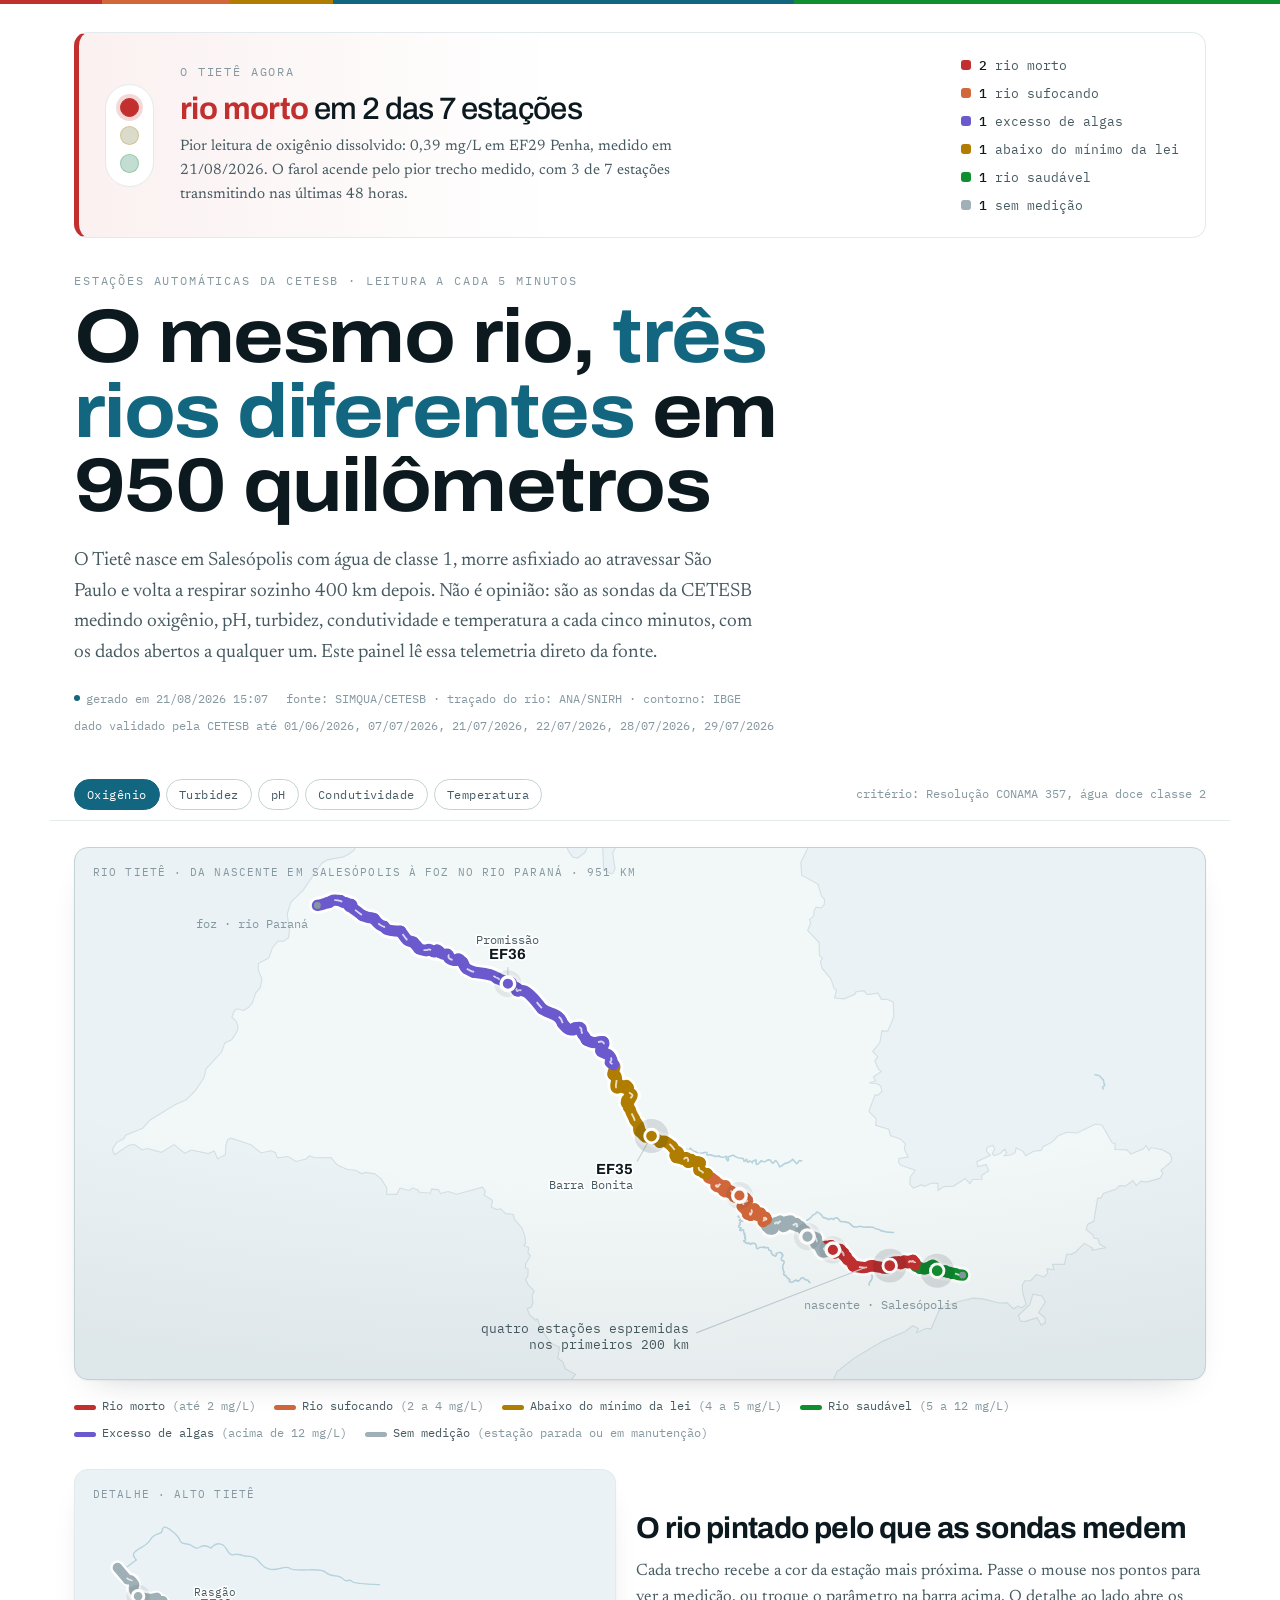
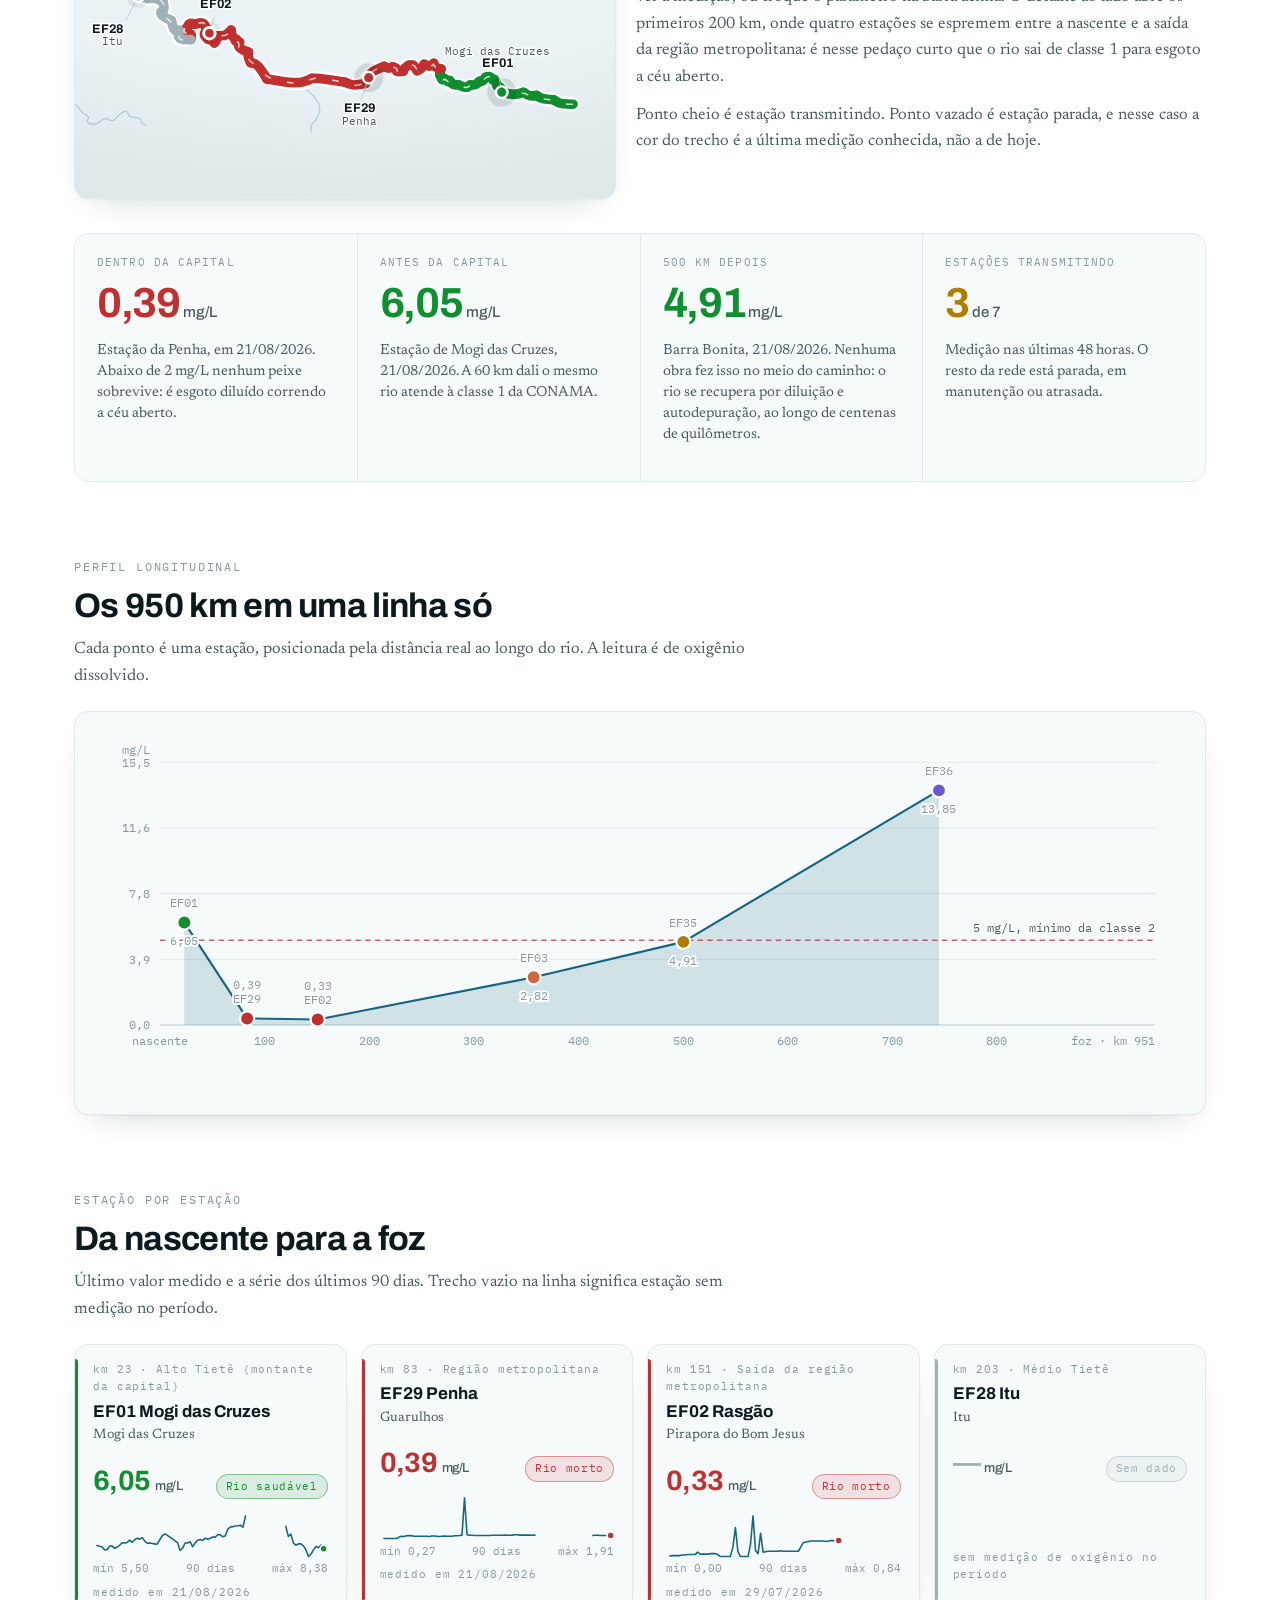
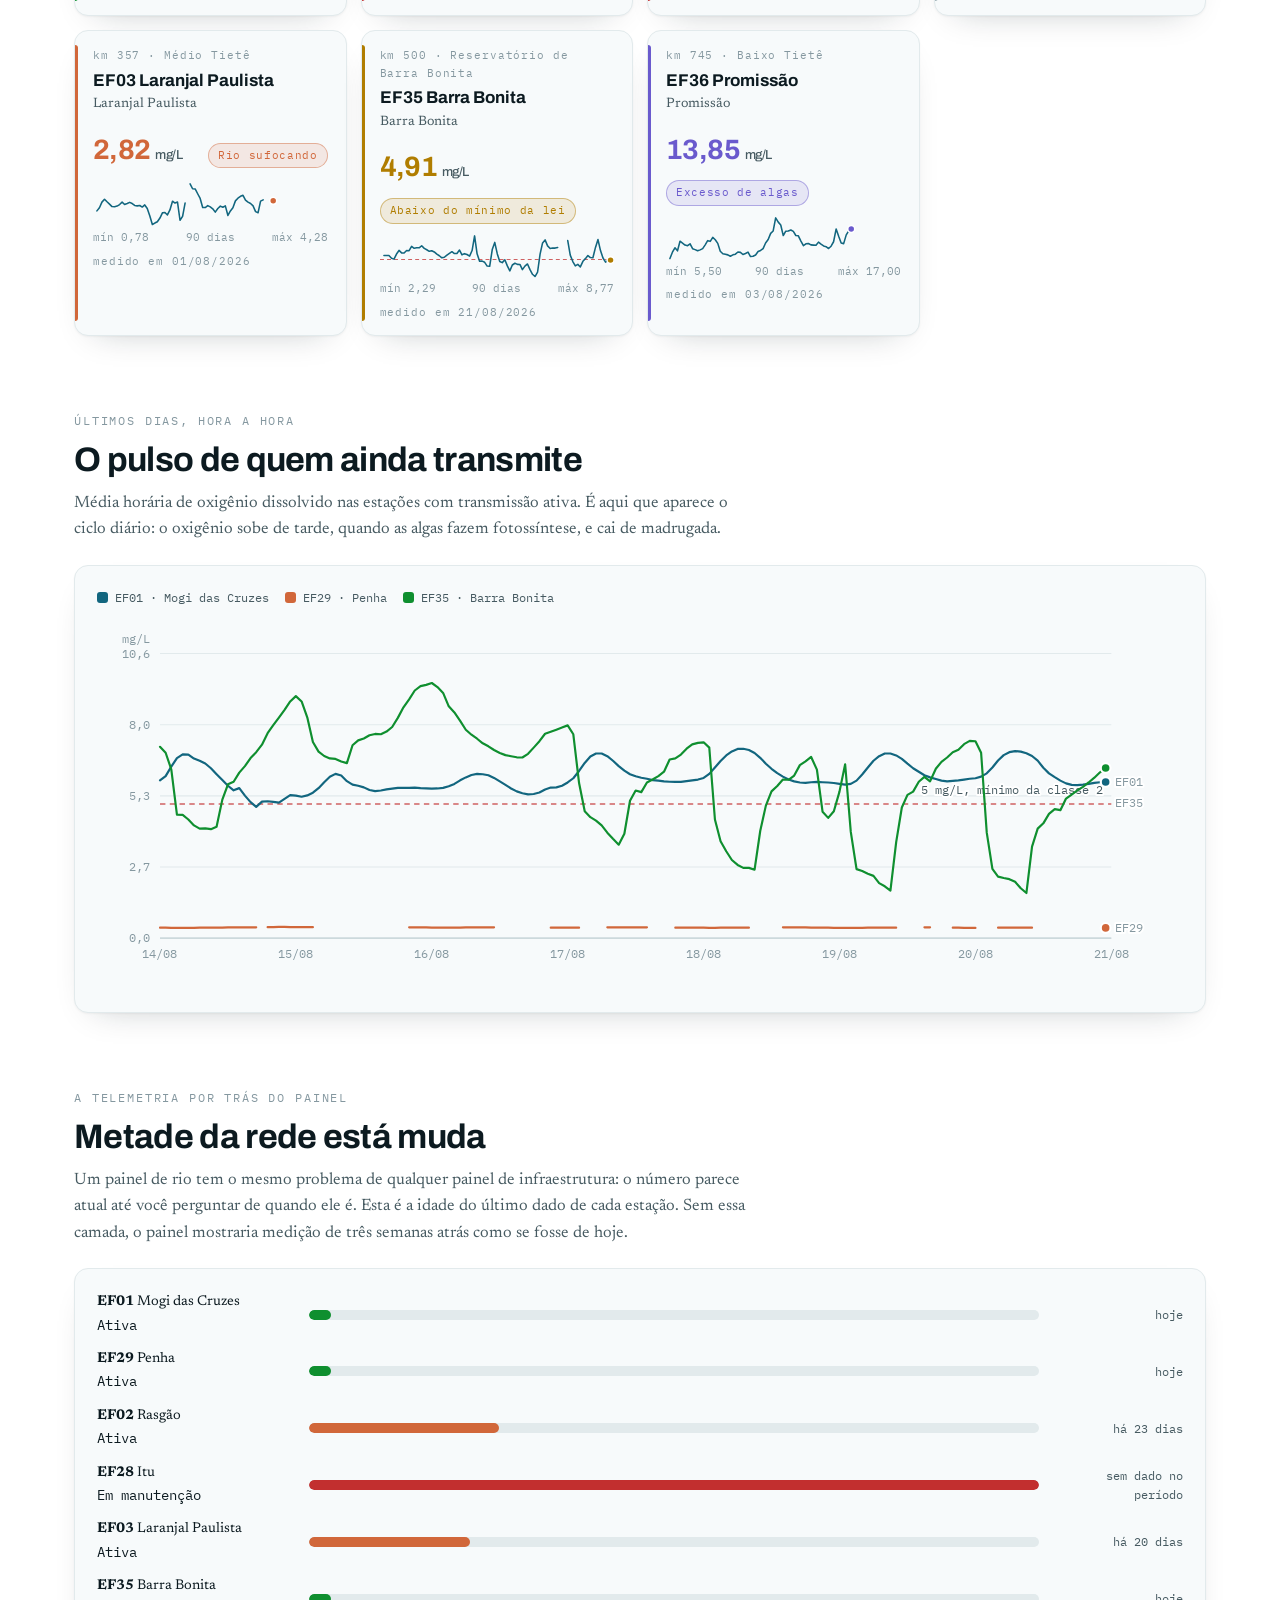
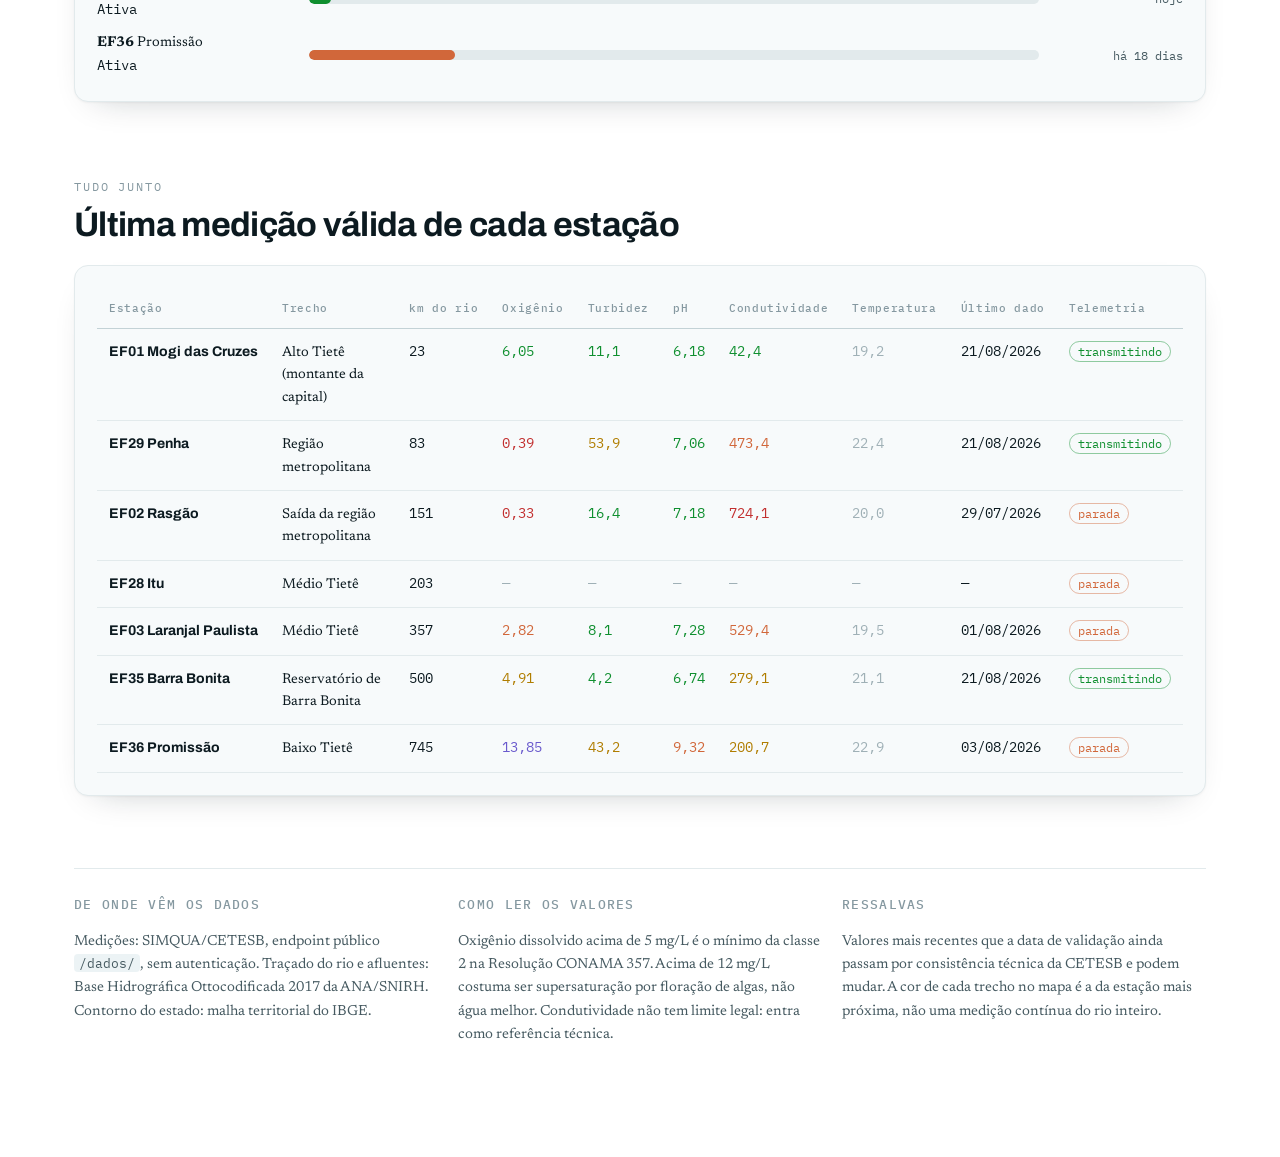
<file: tiete/index.html>
<!doctype html>
<html lang="pt-BR">
<head>
<meta charset="utf-8">
<meta name="viewport" content="width=device-width, initial-scale=1">
<title>Rio Tietê em tempo real</title>
<meta name="description" content="O Rio Tietê medido pelas estações automáticas da CETESB, da nascente à foz.">
<link rel="preconnect" href="https://fonts.googleapis.com">
<link rel="preconnect" href="https://fonts.gstatic.com" crossorigin>
<link rel="stylesheet" href="https://fonts.googleapis.com/css2?family=Archivo:wght@400;500;700;800&family=IBM+Plex+Mono:wght@400;500&family=Newsreader:opsz,wght@6..72,400;6..72,500&display=swap">
<style>
/* ---------------------------------------------------------------- tokens
   A pagina assume um so tema: papel branco. O rio e o unico elemento com
   cor forte, tudo em volta e recuado de proposito. */
:root {
  color-scheme: light;

  --papel:        #ffffff;
  --superficie:   #ffffff;
  --superficie-2: #ffffff;
  --cartao:       #f7fafb;
  --agua-fundo:   #eaf2f5;   /* papel do mapa */
  --agua-terra:   #f2f6f7;   /* massa de terra dentro do mapa */

  --ink:   #0c1a20;
  --ink-2: #465a61;
  --ink-3: #8598a0;
  --linha: #e2eaec;
  --linha-forte: #c3d2d6;

  --acento:      #12667f;
  --acento-forte:#0a4457;
  --acento-suave: rgba(18,102,127,0.08);

  --bom:      #0f8f2f;
  --atencao:  #b07d00;
  --ruim:     #d1673a;
  --critico:  #c22f2f;
  --neutro:   #9fb0b6;
  --excesso:  #6a5acd;

  --sombra: 0 1px 2px rgba(12,26,32,.04), 0 14px 34px -22px rgba(12,26,32,.30);
  --raio: 14px;
  --serie-1: #12667f;
  --serie-2: #d1673a;
  --serie-3: #0f8f2f;
}

/* ------------------------------------------------------------- estrutura */
* { box-sizing: border-box; }
html { scroll-behavior: smooth; }
body {
  margin: 0;
  background: var(--papel);
  color: var(--ink);
  font-family: Newsreader, Georgia, "Times New Roman", serif;
  font-size: 17px;
  line-height: 1.6;
  -webkit-font-smoothing: antialiased;
}
.faixa-topo {
  height: 4px;
  background: linear-gradient(90deg, var(--critico) 0 8%, var(--ruim) 8% 18%,
    var(--atencao) 18% 26%, var(--acento) 26% 62%, var(--bom) 62% 100%);
}
.envelope { max-width: 1180px; margin: 0 auto; padding: 0 24px 96px; }

h1, h2, h3, .display {
  font-family: Archivo, "Helvetica Neue", Arial, sans-serif;
  font-weight: 700;
  letter-spacing: -0.02em;
  text-wrap: balance;
  margin: 0;
}
.mono, .eyebrow, .km, .tick, .valor, td.n, .pill, .chip, thead th {
  font-family: "IBM Plex Mono", ui-monospace, "SFMono-Regular", Menlo, monospace;
}
.eyebrow {
  font-size: 11.5px; letter-spacing: 0.16em; text-transform: uppercase;
  color: var(--ink-3); display: block; margin-bottom: 10px;
}

/* ----------------------------------------------------------------- farol
   Estado do rio pelo pior trecho medido, como em qualquer pagina de status. */
.farol {
  margin-top: 28px; padding: 22px 26px;
  display: grid; gap: 18px 26px; align-items: center;
  grid-template-columns: auto minmax(0, 1fr);
  border: 1px solid var(--linha); border-left: 5px solid var(--cor-farol, var(--neutro));
  border-radius: var(--raio);
  background: linear-gradient(90deg,
    color-mix(in srgb, var(--cor-farol, var(--neutro)) 7%, transparent),
    transparent 42%);
}
@media (min-width: 860px) { .farol { grid-template-columns: auto minmax(0, 1fr) auto; } }

.luzes {
  display: flex; flex-direction: column; gap: 9px; padding: 13px 14px;
  border: 1px solid var(--linha); border-radius: 999px; background: var(--superficie);
}
.luz {
  width: 19px; height: 19px; border-radius: 50%;
  background: color-mix(in srgb, var(--luz) 14%, var(--linha));
  border: 1px solid color-mix(in srgb, var(--luz) 26%, transparent);
}
.luz.acesa {
  background: var(--luz); border-color: var(--luz);
  box-shadow: 0 0 0 4px color-mix(in srgb, var(--luz) 18%, transparent);
  animation: pulsar 2.4s ease-in-out infinite;
}
@keyframes pulsar {
  0%, 100% { box-shadow: 0 0 0 4px color-mix(in srgb, var(--luz) 18%, transparent); }
  50% { box-shadow: 0 0 0 8px color-mix(in srgb, var(--luz) 6%, transparent); }
}
.veredito .frase {
  font-family: Archivo, sans-serif; font-weight: 700; letter-spacing: -0.02em;
  font-size: clamp(21px, 2.6vw, 31px); line-height: 1.12; margin: 0;
  color: var(--cor-farol, var(--ink)); text-wrap: balance;
}
.veredito .frase .fino { color: var(--ink); font-weight: 500; }
.veredito .detalhe {
  margin: 8px 0 0; color: var(--ink-2); font-size: 15px; max-width: 62ch;
  font-family: Newsreader, Georgia, serif;
}
.contagem { display: flex; flex-wrap: wrap; gap: 8px 16px; }
@media (min-width: 860px) { .contagem { flex-direction: column; gap: 8px; } }
.conta {
  display: inline-flex; align-items: center; gap: 8px; white-space: nowrap;
  font-family: "IBM Plex Mono", monospace; font-size: 12.5px; color: var(--ink-2);
}
.conta i { width: 10px; height: 10px; border-radius: 3px; flex: none; }
.conta strong { color: var(--ink); font-weight: 500; }

/* ------------------------------------------------------------------ capa */
.capa { padding: 34px 0 34px; }
.capa h1 {
  font-size: clamp(38px, 6.4vw, 76px);
  line-height: 0.98;
  font-stretch: 112%;
  max-width: 16ch;
}
.capa h1 em { font-style: normal; color: var(--acento); }
.capa .linha-fina {
  margin: 22px 0 0; max-width: 62ch; font-size: clamp(17px, 1.5vw, 20px);
  color: var(--ink-2);
}
.assinatura {
  margin-top: 20px; display: flex; flex-wrap: wrap; gap: 8px 18px;
  font-family: "IBM Plex Mono", monospace; font-size: 12px; color: var(--ink-3);
}
.assinatura span { display: inline-flex; align-items: center; gap: 6px; }
.assinatura .ponto { width: 6px; height: 6px; border-radius: 50%; background: var(--acento); }

/* ------------------------------------------------------------- destaques */
.numeros {
  display: grid; gap: 1px; margin-top: 34px;
  grid-template-columns: repeat(auto-fit, minmax(210px, 1fr));
  background: var(--linha); border: 1px solid var(--linha); border-radius: var(--raio);
  overflow: hidden;
}
.numero { background: var(--cartao); padding: 20px 22px 22px; }
.numero .rot { font-family: "IBM Plex Mono", monospace; font-size: 11px;
  letter-spacing: 0.1em; text-transform: uppercase; color: var(--ink-3); }
.numero .val {
  font-family: Archivo, sans-serif; font-weight: 700; font-size: 42px;
  line-height: 1.05; margin: 10px 0 6px; font-variant-numeric: tabular-nums;
  letter-spacing: -0.03em;
}
.numero .val small { font-size: 15px; font-weight: 500; color: var(--ink-2); letter-spacing: 0; }
.numero .exp { font-size: 14.5px; color: var(--ink-2); line-height: 1.45; }
.numero.bom .val { color: var(--bom); }
.numero.critico .val { color: var(--critico); }
.numero.atencao .val { color: var(--atencao); }

/* --------------------------------------------------------------- secoes */
section { margin-top: 76px; scroll-margin-top: 84px; }
#mapa { margin-top: 0; }
section > header { max-width: 68ch; margin-bottom: 22px; }
section h2 { font-size: clamp(24px, 3vw, 34px); line-height: 1.1; }
section .nota { margin: 12px 0 0; color: var(--ink-2); font-size: 16.5px;
  font-family: Newsreader, Georgia, "Times New Roman", serif; }
.cartao {
  background: var(--cartao); border: 1px solid var(--linha);
  border-radius: var(--raio); box-shadow: var(--sombra);
}
.cartao.tela { padding: 22px; }

/* ------------------------------------------------------------ parametros */
.barra {
  position: sticky; top: 0; z-index: 20; margin: 0 -24px 26px;
  padding: 10px 24px; display: flex; flex-wrap: wrap; gap: 10px 14px;
  align-items: center; justify-content: space-between;
  background: color-mix(in srgb, var(--papel) 86%, transparent);
  backdrop-filter: blur(10px); border-bottom: 1px solid var(--linha);
}
.opcoes { display: flex; flex-wrap: wrap; gap: 6px; }
.opcoes button {
  font-family: "IBM Plex Mono", monospace; font-size: 12px; letter-spacing: 0.04em;
  padding: 7px 12px; border-radius: 999px; cursor: pointer;
  border: 1px solid var(--linha-forte); background: transparent; color: var(--ink-2);
  transition: background .15s, color .15s, border-color .15s;
}
.opcoes button:hover { border-color: var(--acento); color: var(--ink); }
.opcoes button[aria-pressed="true"] {
  background: var(--acento); border-color: var(--acento); color: #fff;
}
.barra .aviso { font-family: "IBM Plex Mono", monospace; font-size: 11.5px; color: var(--ink-3); }

/* ---------------------------------------------------------------- mapa */
.moldura-mapa {
  position: relative; border-radius: var(--raio); overflow: hidden;
  border: 1px solid var(--linha); background: var(--agua-fundo);
  box-shadow: var(--sombra);
}
.moldura-mapa::after {
  content: ""; position: absolute; inset: 0; pointer-events: none;
  background: radial-gradient(130% 100% at 50% 0%, transparent 62%, rgba(12,26,32,.05));
}
svg.mapa { display: block; width: 100%; height: auto; }
.uf { fill: #f2f7f8; stroke: #d3e0e3; stroke-width: 1; }
.afluente { fill: none; stroke: #b6d2dd; stroke-width: 1.4; stroke-linecap: round; }
.leito { fill: none; stroke: #ffffff; stroke-width: 15; stroke-linecap: round; stroke-linejoin: round; }
.trecho { fill: none; stroke: var(--neutro); stroke-width: 10; stroke-linecap: round;
  transition: stroke .45s ease, stroke-width .2s ease; }
.correnteza {
  fill: none; stroke: rgba(255,255,255,.75); stroke-width: 1.6;
  stroke-dasharray: 7 17; animation: correr 3.2s linear infinite;
}
@keyframes correr { to { stroke-dashoffset: -44; } }
.marco { fill: var(--ink-3); }
.marco-txt { font-family: "IBM Plex Mono", monospace; font-size: 11px; fill: var(--ink-3); }
.guia, .guia-nota { stroke: var(--linha-forte); stroke-width: 1; }
text.nota { font-family: "IBM Plex Mono", monospace; font-size: 11.5px; fill: var(--ink-2); }
.pino { cursor: pointer; }
.pino .halo { fill: rgba(12,26,32,.07); transition: r .2s ease, fill .2s ease; }
.pino .ponto { fill: var(--neutro); stroke: #fff; stroke-width: 2.5; transition: fill .45s ease; }
.pino .cod { font-family: Archivo, sans-serif; font-weight: 700; font-size: 13px; fill: var(--ink);
  paint-order: stroke; stroke: #fff; stroke-width: 3px; stroke-linejoin: round; }
.pino .cidade { font-family: "IBM Plex Mono", monospace; font-size: 11px; fill: var(--ink-2);
  paint-order: stroke; stroke: #fff; stroke-width: 3px; stroke-linejoin: round; }
.pino:hover .halo, .pino:focus-visible .halo, .pino.viva .halo { r: 15; fill: rgba(12,26,32,.12); }
.pino:focus-visible { outline: none; }
.pino:focus-visible .ponto { stroke: var(--acento-forte); stroke-width: 3.5; }
.pino.parada .ponto { fill: #fff; stroke-width: 3; }
.moldura-mapa.principal { border-color: var(--linha-forte); }
.apoio-mapa { display: grid; gap: 20px; grid-template-columns: minmax(0, 1fr); margin-top: 26px; }
@media (min-width: 880px) { .apoio-mapa { grid-template-columns: minmax(0, 1fr) minmax(0, 1.05fr);
  align-items: center; } }
.explica h2 { font-size: clamp(22px, 2.6vw, 30px); line-height: 1.12; }
.explica .nota { margin-top: 12px; color: var(--ink-2); font-size: 16.5px;
  font-family: Newsreader, Georgia, "Times New Roman", serif; }
.legenda-mapa {
  display: flex; flex-wrap: wrap; gap: 8px 18px; margin-top: 16px;
  font-family: "IBM Plex Mono", monospace; font-size: 12px; color: var(--ink-2);
}
.legenda-mapa i { width: 22px; height: 5px; border-radius: 3px; display: inline-block; margin-right: 6px; }
.rotulo-mapa {
  position: absolute; left: 18px; top: 16px; z-index: 2;
  font-family: "IBM Plex Mono", monospace; font-size: 11px; letter-spacing: 0.1em;
  text-transform: uppercase; color: var(--ink-3);
}

/* ------------------------------------------------------------- graficos */
svg.grafico { display: block; width: 100%; height: auto; }
.grade { stroke: var(--linha); stroke-width: 1; }
.base { stroke: var(--linha-forte); stroke-width: 1; }
.limite { stroke: var(--critico); stroke-width: 1.4; stroke-dasharray: 5 4; opacity: .75; }
text { font-family: "IBM Plex Mono", monospace; font-size: 11.5px; fill: var(--ink-3); }
text.rotulo-serie, text.tick-limite {
  paint-order: stroke; stroke: var(--superficie); stroke-width: 3.5px; stroke-linejoin: round;
}
text.tick-limite { fill: var(--ink-2); font-size: 11px; }
text.nome-estacao { font-family: Archivo, sans-serif; font-weight: 700; font-size: 13px; fill: var(--ink); }
path.linha { fill: none; stroke-width: 2; stroke-linejoin: round; stroke-linecap: round; }
path.area { stroke: none; opacity: .16; }
circle.ponta { stroke: var(--superficie); stroke-width: 2; }
.legenda { display: flex; flex-wrap: wrap; gap: 16px; margin-bottom: 14px;
  font-family: "IBM Plex Mono", monospace; font-size: 12px; color: var(--ink-2); }
.chip { display: inline-flex; align-items: center; gap: 7px; }
.chip i { width: 11px; height: 11px; border-radius: 3px; }

/* ------------------------------------------------------------- estacoes */
.escada { display: grid; gap: 14px; grid-template-columns: repeat(auto-fit, minmax(272px, 1fr)); }
.estacao {
  position: relative; background: var(--cartao); border: 1px solid var(--linha);
  border-radius: var(--raio); padding: 16px 18px 14px; box-shadow: var(--sombra);
  transition: border-color .2s, transform .2s;
}
.estacao::before {
  content: ""; position: absolute; left: 0; top: 14px; bottom: 14px; width: 3px;
  border-radius: 0 3px 3px 0; background: var(--cor-estado, var(--neutro));
}
.estacao.destaque { border-color: var(--acento); transform: translateY(-2px); }
.estacao .km { font-size: 11px; color: var(--ink-3); letter-spacing: 0.08em; }
.estacao .nome { font-family: Archivo, sans-serif; font-weight: 700; font-size: 17px; margin-top: 2px; }
.estacao .local { font-size: 13.5px; color: var(--ink-2); }
.estacao .leitura {
  display: flex; align-items: baseline; justify-content: space-between; gap: 8px;
  margin-top: 12px; flex-wrap: wrap;
}
.estacao .n {
  white-space: nowrap;
  font-family: Archivo, sans-serif; font-weight: 700; font-size: 28px;
  font-variant-numeric: tabular-nums; letter-spacing: -0.02em; color: var(--cor-estado, var(--ink));
}
.estacao .n small { font-size: 13px; font-weight: 500; color: var(--ink-2); }
.estado {
  font-family: "IBM Plex Mono", monospace; font-size: 11px; letter-spacing: .06em;
  padding: 3px 9px; border-radius: 999px; white-space: nowrap;
  color: var(--cor-estado, var(--ink-2));
  border: 1px solid color-mix(in srgb, var(--cor-estado, var(--ink-3)) 45%, transparent);
  background: color-mix(in srgb, var(--cor-estado, var(--ink-3)) 12%, transparent);
}
.estacao .faixa-spark { margin-top: 8px; }
.estacao .rodape-spark { font-family: "IBM Plex Mono", monospace; font-size: 11px;
  color: var(--ink-3); display: flex; justify-content: space-between; gap: 8px; }

/* ------------------------------------------------------------- cobertura */
.cobertura { display: grid; gap: 10px; }
.linha-cobertura {
  display: grid; grid-template-columns: 200px 1fr 132px; gap: 12px; align-items: center;
  font-size: 14px;
}
.linha-cobertura .barra-idade { height: 10px; border-radius: 5px; background: var(--linha); overflow: hidden; }
.linha-cobertura .barra-idade span { display: block; height: 100%; border-radius: 5px; }
.linha-cobertura .quando { font-family: "IBM Plex Mono", monospace; font-size: 12px;
  color: var(--ink-2); text-align: right; }
@media (max-width: 620px) { .linha-cobertura { grid-template-columns: 1fr 1fr; } .linha-cobertura .barra-idade { grid-column: 1 / -1; } }

/* --------------------------------------------------------------- tabela */
.rolagem { overflow-x: auto; }
table { width: 100%; border-collapse: collapse; font-size: 14px; }
thead th {
  position: sticky; top: 0; background: var(--cartao); text-align: left;
  font-size: 11px; letter-spacing: 0.06em; color: var(--ink-3); font-weight: 500;
  padding: 12px 12px 10px; border-bottom: 1px solid var(--linha-forte); white-space: nowrap;
}
tbody th, tbody td { padding: 11px 12px; border-bottom: 1px solid var(--linha); vertical-align: baseline; }
tbody th { text-align: left; font-family: Archivo, sans-serif; font-weight: 700; font-size: 14px; white-space: nowrap; }
tbody tr:hover { background: var(--acento-suave); }
td.n { font-variant-numeric: tabular-nums; white-space: nowrap; }
.pill { font-size: 11.5px; padding: 2px 8px; border-radius: 999px; border: 1px solid var(--linha-forte); color: var(--ink-2); }
.pill.viva { color: var(--bom); border-color: color-mix(in srgb, var(--bom) 45%, transparent); }
.pill.parada { color: var(--ruim); border-color: color-mix(in srgb, var(--ruim) 45%, transparent); }

/* ---------------------------------------------------------------- rodape */
footer.creditos {
  margin-top: 72px; padding-top: 26px; border-top: 1px solid var(--linha);
  color: var(--ink-2); font-size: 14.5px; display: grid; gap: 20px;
  grid-template-columns: repeat(auto-fit, minmax(260px, 1fr));
}
footer.creditos h3 { font-size: 13px; letter-spacing: .1em; text-transform: uppercase;
  color: var(--ink-3); font-family: "IBM Plex Mono", monospace; font-weight: 500; margin-bottom: 8px; }
footer.creditos a { color: var(--acento); text-decoration-thickness: 1px; text-underline-offset: 2px; }
footer.creditos code { font-family: "IBM Plex Mono", monospace; font-size: 12.5px;
  background: var(--acento-suave); padding: 1px 5px; border-radius: 4px; }

/* ------------------------------------------------------------- tooltip */
.tip {
  position: fixed; z-index: 60; pointer-events: none; display: none;
  background: var(--superficie-2); color: var(--ink);
  border: 1px solid var(--linha-forte); border-radius: 10px;
  padding: 10px 12px; font-size: 13px; box-shadow: var(--sombra); max-width: 300px;
  font-family: "IBM Plex Mono", monospace;
}
.tip .tt { font-family: Archivo, sans-serif; font-weight: 700; font-size: 13.5px; margin-bottom: 3px; }
.tip .ts { color: var(--ink-3); font-size: 11.5px; margin-bottom: 6px; }
.tip .tl { display: flex; align-items: center; gap: 7px; }
.tip .tl i { width: 9px; height: 9px; border-radius: 2px; display: inline-block; }

/* ------------------------------------------------------------- entrada */
.revela { transition: opacity .6s ease, transform .6s ease; }
.js .revela { opacity: 0; transform: translateY(14px); }
.js .revela.visivel { opacity: 1; transform: none; }
:focus-visible { outline: 2px solid var(--acento); outline-offset: 3px; border-radius: 4px; }

@media (prefers-reduced-motion: reduce) {
  html { scroll-behavior: auto; }
  .correnteza, .luz.acesa { animation: none; }
  .js .revela { opacity: 1; transform: none; transition: none; }
  * { transition-duration: .01ms !important; }
}
</style>
</head>
<body>
<div class="faixa-topo"></div>
<div class="envelope">

<section class="farol" id="farol" aria-live="polite">
  <div class="luzes" id="luzes" role="img" aria-label="Estado geral do rio"></div>
  <div class="veredito">
    <span class="eyebrow">O Tietê agora</span>
    <p class="frase" id="farol-frase">—</p>
    <p class="detalhe" id="farol-detalhe">—</p>
  </div>
  <div class="contagem" id="farol-contagem"></div>
</section>

<header class="capa">
  <span class="eyebrow">Estações automáticas da CETESB · leitura a cada 5 minutos</span>
  <h1>O mesmo rio, <em>três rios diferentes</em> em 950 quilômetros</h1>
  <p class="linha-fina">O Tietê nasce em Salesópolis com água de classe 1, morre asfixiado
  ao atravessar São Paulo e volta a respirar sozinho 400 km depois. Não é opinião: são as sondas
  da CETESB medindo oxigênio, pH, turbidez, condutividade e temperatura a cada cinco minutos,
  com os dados abertos a qualquer um. Este painel lê essa telemetria direto da fonte.</p>
  <div class="assinatura">
    <span><i class="ponto"></i>gerado em 21/08/2026 15:07</span>
    <span>fonte: SIMQUA/CETESB · traçado do rio: ANA/SNIRH · contorno: IBGE</span>
    <span>dado validado pela CETESB até 01/06/2026, 07/07/2026, 21/07/2026, 22/07/2026, 28/07/2026, 29/07/2026</span>
  </div>
</header>

<div class="barra">
  <div class="opcoes" role="group" aria-label="Parâmetro medido"><button type="button" data-param="oxigenio" aria-pressed="false">Oxigênio</button><button type="button" data-param="turbidez" aria-pressed="false">Turbidez</button><button type="button" data-param="ph" aria-pressed="false">pH</button><button type="button" data-param="condutividade" aria-pressed="false">Condutividade</button><button type="button" data-param="temperatura" aria-pressed="false">Temperatura</button></div>
  <div class="aviso">critério: <span id="regra"></span></div>
</div>

<section id="mapa" class="revela">
  <div class="moldura-mapa principal">
    <span class="rotulo-mapa">Rio Tietê · da nascente em Salesópolis à foz no rio Paraná · 951 km</span>
    <svg viewBox="0 0 1000 470" class="mapa" role="img" aria-label="Rio Tietê e as estações automáticas da CETESB"><path class="uf" d="M706.0 180.0L712.3 172.2L714.0 161.8L719.2 162.1L724.7 149.3L724.0 136.2L718.0 133.7L713.8 134.1L710.5 128.4L700.9 129.8L698.2 126.2L690.8 127.4L690.1 129.5L680.6 133.5L672.2 132.8L673.9 125.9L671.8 124.2L668.9 115.8L661.2 106.6L659.6 100.7L661.5 97.5L658.8 95.4L658.5 83.7L648.4 72.8L651.1 66.3L650.0 63.4L653.8 60.0L654.1 55.6L655.8 52.4L660.3 53.1L663.0 50.0L663.4 45.8L660.6 42.3L657.4 31.9L643.1 24.1L642.3 12.7L649.4 -1.7L646.1 -8.4L634.6 -16.6L630.8 -17.2L627.4 -20.8L629.1 -24.5L625.0 -30.0L612.4 -26.6L611.2 -23.3L606.5 -20.9L598.9 -28.6L584.4 -27.3L581.8 -24.1L583.3 -21.2L579.3 -12.2L575.9 -13.9L574.4 -19.4L570.7 -22.1L566.6 -12.4L557.7 -9.9L550.0 -15.5L547.4 -21.1L544.8 -23.0L542.2 -17.5L545.8 -11.9L541.0 -10.1L535.7 -13.5L526.2 -13.5L517.3 -10.8L506.6 -11.0L501.0 -7.6L492.3 -9.4L482.6 -8.2L479.1 -6.1L479.3 -2.2L475.8 4.5L477.9 18.4L475.8 22.6L474.0 22.8L467.8 18.8L466.9 -3.0L465.4 -7.1L460.5 -9.4L457.0 -9.1L451.3 4.0L444.7 8.9L440.3 7.9L436.7 2.7L432.6 -7.5L431.7 -19.5L432.8 -24.2L437.9 -26.2L437.7 -29.6L432.8 -30.6L426.6 -27.7L416.4 -28.6L410.1 -35.8L406.1 -36.7L397.4 -33.8L385.4 -34.6L374.5 -32.2L362.3 -35.1L358.8 -34.4L348.0 -40.2L323.8 -40.7L315.4 -48.4L309.9 -50.7L298.5 -46.7L290.1 -36.6L277.0 -33.2L257.5 -22.1L247.1 1.7L242.8 5.1L237.5 7.9L223.3 10.5L218.3 13.5L201.9 37.3L191.1 47.8L187.8 58.2L189.8 72.9L188.9 79.5L184.4 82.4L179.5 82.5L174.7 88.2L171.5 97.2L162.2 102.3L162.1 107.9L165.4 115.7L164.0 123.6L160.0 128.2L157.0 137.0L153.5 141.2L149.4 143.8L143.5 142.3L141.3 143.7L138.8 149.8L142.3 153.0L144.3 158.1L143.6 161.9L138.6 169.7L132.6 172.5L129.6 180.8L116.1 195.2L113.9 203.8L106.7 214.4L98.4 222.9L88.0 227.4L65.8 241.2L59.9 248.1L44.8 254.2L43.2 257.3L36.9 260.5L33.4 265.8L33.6 268.8L35.1 271.4L47.6 263.0L52.6 262.4L59.5 267.2L64.0 266.0L76.4 269.4L87.7 262.5L97.2 270.2L102.8 267.3L118.0 270.4L123.2 268.1L126.2 274.9L133.1 271.4L133.5 262.8L135.3 258.0L138.0 256.8L155.7 262.6L164.6 269.9L173.4 267.9L177.5 269.6L179.0 274.2L188.5 273.0L195.7 277.4L204.5 275.3L207.5 272.4L212.2 274.1L226.5 274.0L231.9 280.4L240.9 284.5L248.3 285.2L253.8 288.3L256.5 287.1L265.3 288.4L270.8 292.6L276.0 301.0L275.7 306.3L284.7 306.5L287.6 301.1L295.8 303.1L298.6 300.9L303.6 302.6L303.9 304.4L314.5 305.5L315.5 301.9L321.5 302.3L323.5 305.9L330.2 304.0L337.8 306.4L360.6 300.2L363.2 304.0L362.0 307.1L369.4 311.7L368.4 317.6L373.0 320.0L376.6 319.3L381.2 323.6L387.9 324.3L388.8 328.7L395.4 336.0L398.2 343.9L398.8 349.7L397.1 351.7L401.5 353.7L400.8 358.4L403.0 360.8L398.8 368.1L398.5 371.5L401.0 372.9L400.8 378.5L398.8 381.6L400.8 386.3L406.4 392.2L404.5 396.0L405.3 402.5L403.9 406.3L400.2 407.7L402.4 413.4L407.8 417.9L409.2 416.6L412.3 425.4L421.1 438.4L428.7 441.9L427.2 451.5L431.9 455.0L433.9 460.9L442.9 465.8L437.4 472.7L438.2 479.6L432.9 483.6L434.6 487.7L430.8 490.0L432.1 494.8L431.2 502.4L434.8 505.8L442.1 506.8L444.5 503.5L452.2 505.3L462.9 501.4L467.9 503.7L480.7 502.6L487.3 506.2L495.0 504.4L498.0 506.9L504.1 503.0L508.8 505.6L516.1 512.0L514.4 516.0L510.5 518.9L509.3 523.8L511.1 526.0L509.3 538.1L506.1 541.7L510.4 551.1L513.2 553.0L519.1 542.8L525.6 539.0L528.9 540.8L531.9 545.5L538.9 545.8L540.5 541.0L543.6 540.3L546.9 545.0L546.1 550.2L552.1 558.7L549.6 565.0L556.9 570.4L566.3 568.0L558.7 577.1L576.7 559.9L578.4 555.0L578.2 547.4L585.2 538.6L608.3 518.1L647.9 492.1L658.4 482.7L673.2 473.1L671.7 469.6L674.2 463.5L689.9 451.2L715.0 436.4L734.8 427.9L741.2 422.8L746.3 425.3L744.8 428.9L753.3 425.1L757.7 425.5L764.4 409.7L769.1 405.7L781.3 401.5L794.9 398.4L803.2 399.0L817.8 402.7L825.0 402.6L830.5 407.9L834.5 405.4L838.0 406.9L841.7 404.1L838.5 392.7L838.3 386.9L840.6 383.0L845.8 382.9L850.6 377.5L857.6 379.6L860.9 376.4L860.2 372.2L866.5 373.3L865.0 368.4L875.7 368.5L877.6 359.3L881.6 359.6L885.6 357.5L893.1 349.9L900.3 354.0L900.0 356.1L912.1 353.7L906.5 350.3L905.5 345.9L901.6 345.1L901.2 342.7L894.8 337.6L896.3 332.9L901.6 330.4L905.0 309.8L907.9 309.9L910.1 305.8L921.1 302.1L924.4 298.8L929.8 299.1L936.2 294.4L939.1 298.7L943.7 294.8L948.1 295.7L960.0 292.4L962.8 288.1L961.0 285.3L969.8 277.9L970.7 274.7L968.7 270.6L962.3 267.1L952.2 265.1L950.2 267.7L947.9 263.3L945.5 266.2L934.5 270.9L930.8 267.1L920.3 266.8L920.5 261.3L918.0 261.1L908.9 245.4L903.2 244.3L886.8 252.2L877.5 251.6L870.2 254.7L864.6 260.3L856.5 264.3L855.0 267.6L848.3 268.3L841.3 272.4L839.1 268.7L832.9 265.3L832.0 269.6L828.2 271.7L822.4 272.3L824.5 269.5L822.8 266.5L818.4 270.6L813.4 272.2L811.8 270.5L814.0 266.2L812.1 263.3L807.0 264.9L806.7 268.5L810.0 272.0L798.1 277.6L798.8 281.9L806.4 280.2L808.6 285.6L802.4 289.7L802.7 293.2L794.3 293.4L791.9 297.2L787.9 292.4L777.5 299.2L768.4 299.8L763.8 303.0L763.6 296.8L758.2 296.5L751.4 299.4L749.1 298.0L742.2 301.0L738.9 297.8L739.1 291.4L743.5 285.2L730.9 280.8L728.8 278.3L729.2 274.7L737.2 273.5L733.9 266.3L734.9 261.6L730.5 257.5L721.6 254.4L720.2 248.9L708.5 245.4L709.1 239.8L702.6 233.1L708.0 218.5L710.7 218.8L714.1 215.4L713.0 210.6L710.6 208.8L703.0 207.8L708.7 206.2L706.5 202.6L713.6 197.8L711.0 195.7L707.8 188.3L710.5 184.9L706.0 180.0Z"/><path class="uf" d="M852.8 411.1L858.8 401.5L855.6 396.5L847.6 394.9L844.9 404.2L834.9 413.5L836.6 418.6L840.5 419.1L851.4 415.7L855.0 422.1L858.7 420.2L858.3 415.7L852.8 411.1Z"/><path class="afluente" d="M702.9 386.8Q702.3 385.0 703.6 383.8Q704.9 382.6 705.4 380.7Q705.9 378.8 704.8 377.2L703.8 375.5"><title>Rio Pinheiros</title></path><path class="afluente" d="M703.8 375.5L699.7 371.8"><title>Rio Pinheiros</title></path><path class="afluente" d="M602.7 276.7L602.5 276.2"><title>Rio Piracicaba</title></path><path class="afluente" d="M577.6 276.8Q576.1 274.9 576.1 273.6Q576.2 272.3 576.0 272.8Q575.8 273.2 573.8 273.6Q571.7 273.9 570.8 273.2L569.8 272.6"><title>Rio Piracicaba</title></path><path class="afluente" d="M626.0 281.0L623.6 282.0"><title>Rio Piracicaba</title></path><path class="afluente" d="M638.5 279.2L635.2 275.6"><title>Rio Piracicaba</title></path><path class="afluente" d="M599.4 278.5Q597.2 276.3 596.7 277.2Q596.2 278.0 595.5 278.0Q594.8 278.0 594.7 276.4Q594.6 274.8 593.8 276.1Q593.1 277.5 592.5 277.3L592.0 277.1"><title>Rio Piracicaba</title></path><path class="afluente" d="M537.9 266.6L534.4 269.1"><title>Rio Piracicaba</title></path><path class="afluente" d="M602.5 276.2Q599.9 276.6 599.6 277.5L599.4 278.5"><title>Rio Piracicaba</title></path><path class="afluente" d="M607.3 276.9Q603.8 280.5 603.2 280.1Q602.6 279.6 602.7 278.1L602.7 276.7"><title>Rio Piracicaba</title></path><path class="afluente" d="M561.1 271.4Q558.9 272.0 559.2 270.9Q559.5 269.8 559.1 269.4Q558.8 269.0 555.4 269.9Q552.1 270.7 550.8 269.9L549.5 269.1"><title>Rio Piracicaba</title></path><path class="afluente" d="M635.2 275.6Q632.0 278.6 629.8 278.9Q627.7 279.2 626.8 280.1L626.0 281.0"><title>Rio Piracicaba</title></path><path class="afluente" d="M582.4 271.9L578.2 273.3"><title>Rio Piracicaba</title></path><path class="afluente" d="M578.2 273.3Q577.1 273.3 578.0 274.5Q578.8 275.6 578.2 276.2L577.6 276.8"><title>Rio Piracicaba</title></path><path class="afluente" d="M563.4 271.8L561.1 271.4"><title>Rio Piracicaba</title></path><path class="afluente" d="M549.5 269.1Q546.3 268.0 545.7 266.8Q545.1 265.6 544.6 265.7Q544.2 265.8 543.7 267.1Q543.2 268.3 542.2 267.2Q541.3 266.1 539.6 266.4L537.9 266.6"><title>Rio Piracicaba</title></path><path class="afluente" d="M618.1 278.4Q617.0 279.6 616.3 277.7Q615.6 275.8 614.1 276.0L612.6 276.3"><title>Rio Piracicaba</title></path><path class="afluente" d="M612.6 276.3Q610.9 278.0 609.1 277.5L607.3 276.9"><title>Rio Piracicaba</title></path><path class="afluente" d="M623.6 282.0Q620.9 276.6 620.5 276.7L620.0 276.7"><title>Rio Piracicaba</title></path><path class="afluente" d="M569.8 272.6Q567.6 273.3 565.5 272.5L563.4 271.8"><title>Rio Piracicaba</title></path><path class="afluente" d="M643.0 276.9Q640.8 276.2 640.3 277.5Q639.8 278.8 639.2 279.0L638.5 279.2"><title>Rio Piracicaba</title></path><path class="afluente" d="M620.0 276.7L618.1 278.4"><title>Rio Piracicaba</title></path><path class="afluente" d="M592.0 277.1Q592.1 274.4 589.7 274.5Q587.3 274.7 584.9 273.3L582.4 271.9"><title>Rio Piracicaba</title></path><path class="afluente" d="M1032.5 -2.1Q1034.7 -0.7 1035.6 -1.0Q1036.5 -1.2 1037.4 -2.1Q1038.3 -3.1 1038.4 -4.1L1038.5 -5.1"><title>Rio Piracicaba</title></path><path class="afluente" d="M909.8 213.2Q908.7 212.2 910.2 210.9Q911.8 209.6 911.1 209.1Q910.4 208.6 910.4 206.9Q910.4 205.2 909.0 204.2Q907.6 203.2 907.5 202.4Q907.4 201.6 905.1 201.1L902.7 200.6"><title>Rio Piracicaba</title></path><path class="afluente" d="M585.6 321.5Q587.5 320.3 587.3 318.4Q587.0 316.5 587.7 315.8Q588.4 315.1 587.6 315.0Q586.7 314.8 586.4 314.1Q586.1 313.4 586.7 312.7Q587.2 311.9 588.2 312.2Q589.1 312.5 589.5 312.1Q589.9 311.7 589.5 310.7L589.0 309.8"><title>Rio Sorocaba</title></path><path class="afluente" d="M588.0 329.2Q588.9 328.9 589.5 329.8Q590.0 330.7 591.0 330.2Q591.9 329.7 591.7 329.0Q591.5 328.3 591.0 328.8Q590.6 329.2 590.1 328.4Q589.6 327.6 587.8 326.8Q586.0 326.0 587.2 325.9Q588.3 325.8 588.7 324.8Q589.1 323.8 588.3 322.6Q587.5 321.5 586.5 321.5L585.6 321.5"><title>Rio Sorocaba</title></path><path class="afluente" d="M591.8 347.8Q593.3 347.1 593.5 346.7Q593.7 346.2 592.9 345.7Q592.2 345.3 593.0 344.7Q593.8 344.1 592.9 343.4Q592.0 342.7 592.6 342.4Q593.2 342.1 592.5 341.9Q591.8 341.8 592.4 341.4Q592.9 340.9 592.2 340.7Q591.5 340.5 591.7 338.9Q591.9 337.3 590.5 338.1Q589.0 338.8 588.6 338.3L588.3 337.8"><title>Rio Sorocaba</title></path><path class="afluente" d="M611.7 353.8Q610.5 352.9 610.1 353.5Q609.7 354.2 609.7 353.3Q609.7 352.5 609.1 353.1Q608.5 353.7 607.3 353.4Q606.2 353.0 605.1 354.0Q604.1 355.0 603.4 354.4Q602.8 353.7 603.0 352.9Q603.2 352.1 602.4 350.8Q601.5 349.5 601.0 349.8Q600.5 350.2 599.7 349.8Q598.9 349.4 598.4 350.2Q598.0 351.0 597.1 350.3L596.3 349.6"><title>Rio Sorocaba</title></path><path class="afluente" d="M625.8 359.7Q625.0 359.2 625.4 358.7Q625.9 358.2 624.1 358.0Q622.3 357.8 622.2 358.2Q622.1 358.6 621.1 358.6Q620.0 358.5 620.6 359.2Q621.2 359.9 620.4 360.7Q619.6 361.5 619.1 360.9Q618.6 360.3 617.8 360.3Q617.0 360.3 616.9 359.5Q616.8 358.6 616.4 358.5Q615.9 358.4 616.3 357.9Q616.7 357.4 616.1 357.2Q615.6 357.0 616.0 356.7Q616.3 356.4 615.1 356.2Q613.8 356.1 613.8 354.8Q613.8 353.4 612.7 353.6L611.7 353.8"><title>Rio Sorocaba</title></path><path class="afluente" d="M596.3 349.6Q594.2 350.4 594.2 349.6Q594.2 348.8 593.6 349.0Q593.0 349.2 592.4 348.5L591.8 347.8"><title>Rio Sorocaba</title></path><path class="afluente" d="M588.3 337.8Q589.5 337.5 589.5 336.7Q589.5 335.9 589.0 336.2Q588.5 336.4 587.7 335.7Q586.8 335.0 587.9 334.0Q589.0 333.0 588.4 332.5Q587.8 331.9 588.5 331.5Q589.3 331.1 588.7 330.1L588.0 329.2"><title>Rio Sorocaba</title></path><path class="afluente" d="M639.3 383.1Q638.1 381.8 636.6 383.1Q635.1 384.4 633.8 384.3Q632.5 384.1 632.2 383.6Q631.9 383.2 632.4 382.5Q632.9 381.9 631.6 381.2Q630.3 380.5 629.6 379.3Q629.0 378.1 628.4 378.2Q627.8 378.3 627.4 377.5Q626.9 376.8 627.3 376.2Q627.8 375.6 627.0 374.2Q626.3 372.9 626.3 371.0Q626.2 369.1 627.0 368.1Q627.7 367.1 627.5 366.1Q627.3 365.1 626.3 365.2Q625.2 365.3 625.1 364.2Q624.9 363.0 625.8 361.7Q626.8 360.3 626.3 360.0L625.8 359.7"><title>Rio Sorocaba</title></path><path class="afluente" d="M650.5 384.5Q649.0 384.0 649.1 383.2Q649.1 382.3 647.2 382.2Q645.3 382.0 645.1 381.0Q644.8 380.0 643.6 380.4Q642.4 380.8 641.6 382.0Q640.8 383.1 640.1 383.1L639.3 383.1"><title>Rio Sorocaba</title></path><path class="afluente" d="M682.1 331.2Q679.5 330.3 678.4 330.7Q677.3 331.1 676.3 329.2Q675.3 327.4 674.0 327.3Q672.7 327.2 672.0 327.9L671.2 328.6"><title>Rio Jundiaí</title></path><path class="afluente" d="M686.5 333.1Q685.1 331.4 683.6 331.3L682.1 331.2"><title>Rio Jundiaí</title></path><path class="afluente" d="M647.6 332.4L642.9 336.0"><title>Rio Jundiaí</title></path><path class="afluente" d="M671.2 328.6Q669.1 327.4 667.9 328.3Q666.7 329.1 665.7 328.2Q664.6 327.3 663.2 327.3Q661.8 327.3 661.4 326.1Q661.0 324.9 658.9 323.3Q656.9 321.7 656.3 322.2Q655.7 322.6 655.8 323.2Q655.8 323.8 654.3 324.2Q652.8 324.7 652.1 325.9Q651.5 327.2 649.2 328.5Q647.0 329.8 646.8 330.3Q646.6 330.9 647.1 331.7L647.6 332.4"><title>Rio Jundiaí</title></path><path class="afluente" d="M724.4 340.2Q716.3 339.9 715.8 339.2Q715.3 338.6 714.5 338.9Q713.6 339.2 712.9 338.4Q712.2 337.6 710.4 337.4Q708.6 337.3 707.5 336.3Q706.4 335.3 701.7 335.5Q697.0 335.7 696.2 335.1Q695.4 334.5 693.1 335.1Q690.9 335.7 689.5 335.3Q688.1 334.8 687.3 334.0L686.5 333.1"><title>Rio Jundiaí</title></path><path class="leito" d="M785.5 378.0Q781.8 378.0 780.7 377.3Q779.5 376.6 777.7 376.5Q775.9 376.4 775.0 375.8Q774.0 375.2 773.1 375.4Q772.2 375.6 771.1 374.9Q769.9 374.2 768.7 374.7Q767.5 375.2 765.3 374.7Q763.0 374.1 763.0 373.5Q763.0 372.8 762.3 372.5Q761.7 372.3 761.3 371.2Q760.9 370.0 760.6 370.2Q760.2 370.3 759.8 369.7Q759.4 369.1 758.7 369.3Q758.0 369.4 757.5 370.1Q757.1 370.8 756.6 370.8Q756.0 370.7 755.4 371.3Q754.8 372.0 753.9 371.9Q753.1 371.9 752.6 372.4Q752.0 373.0 750.6 372.4Q749.2 371.8 748.5 371.9Q747.8 372.0 747.2 371.3Q746.6 370.5 746.3 370.8Q746.1 371.0 745.6 370.4Q745.0 369.9 744.6 370.2Q744.2 370.6 744.0 369.7Q743.8 368.9 743.5 368.9Q743.2 368.9 743.5 367.9Q743.9 366.8 742.8 366.6Q741.8 366.3 741.7 365.7Q741.6 365.0 741.1 365.6Q740.6 366.2 739.6 365.8Q738.6 365.4 738.2 366.1Q737.8 366.8 737.0 367.1Q736.3 367.4 735.8 366.4Q735.4 365.5 734.5 365.6Q733.6 365.7 732.7 366.2Q731.8 366.8 731.9 367.2Q731.9 367.5 731.3 367.7Q730.6 367.8 730.2 367.6Q729.9 367.5 729.9 367.1Q730.0 366.7 729.3 366.4Q728.5 366.2 727.9 366.5Q727.3 366.8 726.6 366.4Q726.0 366.0 724.0 366.7Q722.1 367.4 721.6 368.5Q721.0 369.6 720.7 369.7Q720.3 369.7 720.2 370.6Q720.0 371.4 718.2 371.8Q716.5 372.2 715.0 371.6Q713.6 371.0 709.5 370.4Q705.5 369.7 704.3 369.8Q703.1 369.8 701.4 370.8Q699.7 371.8 694.3 370.9Q688.9 370.0 687.6 367.8Q686.2 365.5 685.0 365.2Q683.7 364.8 683.3 363.9Q682.8 363.0 682.9 362.3Q683.0 361.5 681.4 361.0Q679.8 360.5 680.0 359.4Q680.2 358.4 679.5 358.3Q678.7 358.1 679.0 357.9Q679.4 357.6 678.6 357.2Q677.9 356.8 677.7 355.7Q677.6 354.6 676.8 355.5Q676.1 356.3 674.6 356.4Q673.1 356.4 673.1 357.1Q673.1 357.8 672.7 358.2Q672.2 358.6 671.5 357.1Q670.7 355.6 670.5 356.5Q670.4 357.5 669.8 357.0Q669.3 356.6 669.2 356.1Q669.2 355.7 669.9 355.1Q670.6 354.6 670.0 354.2Q669.5 353.8 669.3 352.9Q669.1 351.9 667.6 352.3Q666.1 352.7 665.2 352.4Q664.4 352.0 664.0 353.1Q663.7 354.1 663.1 354.1Q662.6 354.1 662.8 355.0Q663.0 355.9 664.0 355.6Q665.0 355.2 665.0 356.4Q664.9 357.6 662.9 357.7Q660.8 357.8 661.0 356.2Q661.2 354.7 660.5 355.0Q659.7 355.3 659.2 353.4Q658.7 351.5 657.2 350.9Q655.7 350.3 655.5 349.6Q655.4 348.9 656.0 348.6Q656.7 348.3 656.3 346.8Q656.0 345.3 655.3 345.3Q654.7 345.2 654.4 344.7Q654.1 344.2 653.2 344.6Q652.4 344.9 650.3 344.4Q648.2 343.9 647.3 342.9Q646.4 341.9 646.7 341.0Q647.0 340.2 646.7 339.5Q646.3 338.7 645.6 338.7Q644.9 338.6 643.3 336.7Q641.7 334.8 639.9 334.8Q638.1 334.7 638.6 334.2Q639.1 333.6 638.8 333.0Q638.5 332.5 637.9 332.5Q637.4 332.5 636.6 333.2Q635.8 333.9 635.7 333.2Q635.5 332.5 634.4 331.5Q633.2 330.5 633.2 330.1Q633.2 329.7 631.5 330.2Q629.8 330.8 629.5 331.9Q629.2 333.1 629.4 333.5Q629.7 333.9 628.7 333.8Q627.7 333.6 627.7 334.2Q627.6 334.7 627.3 334.9Q626.9 335.1 626.5 334.6Q626.0 334.2 626.5 333.3Q626.9 332.5 625.8 332.2Q624.7 331.9 624.3 331.1Q624.0 330.3 623.5 330.5Q623.0 330.7 622.6 331.7Q622.1 332.7 621.8 332.0Q621.5 331.3 620.6 331.4Q619.7 331.5 619.4 332.2Q619.1 332.9 618.5 333.2Q617.9 333.4 617.5 334.0Q617.0 334.7 617.6 335.5Q618.2 336.3 617.7 336.7Q617.1 337.1 615.6 337.3Q614.1 337.4 614.4 336.6Q614.6 335.8 613.5 335.4Q612.3 334.9 612.7 333.8Q613.1 332.7 611.6 332.4Q610.2 332.1 609.6 331.3Q609.0 330.6 609.4 329.7Q609.7 328.7 611.1 328.8Q612.4 328.9 611.7 327.8Q610.9 326.7 609.5 327.3Q608.1 327.9 607.9 326.1Q607.8 324.2 607.2 323.7Q606.6 323.1 605.7 323.3Q604.7 323.5 603.8 324.4Q603.0 325.4 603.2 324.7Q603.3 324.0 603.1 322.7Q602.8 321.4 601.3 321.2Q599.8 321.0 600.6 320.2Q601.4 319.4 599.9 319.9Q598.5 320.4 598.9 321.1Q599.3 321.7 598.5 323.4Q597.8 325.1 597.5 324.5Q597.2 323.9 597.4 323.0Q597.7 322.1 597.2 321.2Q596.7 320.4 596.4 320.8Q596.0 321.2 596.0 322.3Q596.0 323.3 595.6 323.6Q595.1 323.9 595.1 323.1Q595.0 322.3 594.4 321.4Q593.9 320.6 592.2 318.9Q590.5 317.1 592.2 316.6Q593.8 316.0 593.5 315.6Q593.1 315.1 592.3 315.3Q591.4 315.5 591.0 314.6Q590.6 313.8 591.9 313.6Q593.3 313.5 594.2 312.7Q595.2 312.0 594.7 311.8Q594.1 311.5 592.9 312.2Q591.7 312.8 592.6 311.4Q593.5 310.0 593.1 309.5Q592.8 309.0 590.5 309.3Q588.2 309.5 588.1 308.5Q588.0 307.5 587.3 306.7Q586.7 305.9 586.0 306.1Q585.4 306.4 585.1 307.4Q584.7 308.4 584.0 308.8Q583.2 309.2 583.3 308.6Q583.4 308.0 582.5 307.1Q581.6 306.3 581.9 305.8Q582.1 305.2 581.5 304.4Q581.0 303.7 580.3 303.6Q579.7 303.5 579.1 304.2Q578.4 305.0 578.2 304.4Q578.0 303.8 577.5 303.6Q577.1 303.5 576.6 303.5Q576.1 303.4 575.5 304.0Q574.9 304.5 574.4 303.8Q573.9 303.2 574.1 302.2Q574.4 301.3 575.4 300.0Q576.3 298.7 574.8 298.9Q573.2 299.2 572.5 299.8Q571.8 300.4 571.1 298.6Q570.3 296.9 569.9 298.4Q569.6 299.9 568.6 299.8Q567.7 299.7 567.3 299.2Q566.9 298.7 567.5 298.6Q568.2 298.5 568.4 297.6Q568.6 296.7 567.9 295.8Q567.3 295.0 565.2 293.6Q563.2 292.1 561.8 292.2Q560.4 292.4 560.6 291.1Q560.8 289.8 560.0 289.0Q559.3 288.1 558.0 288.2Q556.7 288.3 555.6 287.1Q554.5 285.9 553.3 285.6Q552.2 285.2 552.0 283.6Q551.8 281.9 552.7 280.6Q553.5 279.3 553.4 278.9Q553.2 278.4 552.3 278.0Q551.3 277.5 549.6 277.6Q547.8 277.8 546.6 276.7Q545.3 275.7 544.8 275.8Q544.3 276.0 544.8 276.9Q545.3 277.9 543.9 278.0Q542.5 278.1 542.6 276.7Q542.8 275.3 542.3 274.8Q541.8 274.2 541.0 274.1Q540.1 274.0 539.3 274.9Q538.4 275.8 537.2 275.2Q535.9 274.6 533.9 274.2Q531.9 273.8 531.4 273.3Q530.9 272.8 530.9 272.2Q530.9 271.6 532.4 270.9Q533.9 270.2 534.1 269.6Q534.4 269.1 532.5 268.3Q530.7 267.5 529.7 265.9Q528.6 264.2 526.9 262.6Q525.1 261.1 523.2 260.1Q521.2 259.1 519.4 259.7Q517.5 260.4 516.9 259.2Q516.3 258.0 515.0 258.1Q513.6 258.2 511.9 256.6Q510.2 254.9 507.9 255.6Q505.5 256.2 504.6 255.8Q503.7 255.4 502.4 253.6Q501.0 251.8 500.2 251.5Q499.3 251.1 499.0 250.1Q498.7 249.0 499.0 248.5Q499.3 247.9 499.1 246.5Q499.0 245.1 497.0 242.9Q495.0 240.8 495.0 240.2Q495.0 239.5 493.5 236.7Q491.9 233.9 491.8 232.9Q491.7 231.9 490.8 230.7Q489.9 229.5 489.9 228.9Q489.9 228.2 488.8 226.9Q487.6 225.6 488.1 224.3Q488.5 222.9 489.1 222.8Q489.7 222.8 490.3 223.2Q490.9 223.6 491.3 222.3Q491.8 221.0 492.9 219.8Q494.1 218.7 492.0 217.5Q490.0 216.4 489.7 214.2Q489.5 212.0 488.9 211.1Q488.3 210.1 487.9 210.2Q487.5 210.3 487.3 211.0Q487.1 211.8 486.5 212.1Q486.0 212.5 485.3 212.1Q484.6 211.7 484.2 211.1Q483.9 210.5 482.1 211.7Q480.3 213.0 479.3 212.3Q478.3 211.7 478.8 209.1Q479.3 206.4 479.3 204.4Q479.3 202.4 478.7 201.8Q478.1 201.1 477.2 200.9Q476.2 200.6 476.0 200.0Q475.7 199.4 477.0 196.6Q478.2 193.7 477.5 192.7Q476.7 191.7 475.1 190.9Q473.5 190.1 473.6 189.6Q473.7 189.0 474.3 188.4Q475.0 187.8 474.4 185.6Q473.8 183.4 470.3 182.2Q466.9 181.1 466.1 180.4Q465.4 179.7 465.4 178.4Q465.3 177.0 466.8 175.4Q468.2 173.7 467.9 172.6Q467.6 171.6 466.2 171.3Q464.8 171.1 462.1 172.0Q459.3 172.8 456.0 171.4Q452.7 170.0 451.9 168.4Q451.0 166.9 450.2 166.0Q449.3 165.1 448.7 163.7Q448.0 162.2 448.2 161.1Q448.3 160.0 447.5 159.2Q446.8 158.4 444.5 158.9Q442.3 159.3 441.7 160.4Q441.2 161.4 438.6 160.9Q435.9 160.3 433.6 157.7Q431.3 155.1 430.5 152.2Q429.6 149.3 423.4 147.0Q417.2 144.7 415.1 143.4Q413.1 142.2 407.6 135.1Q402.2 127.9 397.5 126.6Q392.8 125.3 392.4 125.9Q392.1 126.5 391.6 126.6Q391.2 126.6 390.9 126.2Q390.6 125.8 390.7 124.8Q390.8 123.8 389.0 123.0Q387.1 122.3 386.4 121.7Q385.7 121.1 385.8 120.1Q385.8 119.0 384.5 119.6Q383.1 120.1 381.5 119.4Q379.9 118.6 379.1 117.9Q378.3 117.1 376.7 116.7Q375.2 116.3 374.7 115.6Q374.2 114.9 373.7 115.0Q373.1 115.1 372.1 114.3Q371.1 113.5 368.6 112.6Q366.0 111.7 359.3 110.7Q352.6 109.8 349.8 108.5Q347.0 107.2 346.2 106.6Q345.5 106.1 344.3 103.7Q343.2 101.4 341.9 99.9Q340.5 98.4 339.8 98.3Q339.0 98.1 337.7 98.8Q336.4 99.5 334.5 99.1Q332.5 98.8 331.4 97.8Q330.3 96.9 330.5 96.2Q330.7 95.5 330.4 94.6Q330.1 93.7 328.2 94.0Q326.2 94.3 324.4 93.3Q322.6 92.3 322.4 91.7Q322.1 91.0 321.5 90.7Q320.9 90.4 320.5 90.5Q320.0 90.5 319.2 91.7Q318.3 92.9 316.0 91.1Q313.7 89.2 312.3 90.0Q310.9 90.8 307.5 90.2Q304.1 89.6 303.9 88.7Q303.6 87.8 301.5 85.6Q299.5 83.4 297.2 82.8Q294.8 82.1 293.8 81.2Q292.8 80.3 290.5 77.0Q288.2 73.7 283.4 73.5Q278.6 73.3 276.6 72.2Q274.6 71.2 274.0 70.2Q273.4 69.3 272.5 69.3Q271.6 69.2 269.7 67.8Q267.8 66.4 266.2 64.5Q264.6 62.5 263.1 62.0Q261.5 61.5 260.4 61.6Q259.3 61.7 256.8 60.7Q254.2 59.7 251.4 57.5Q248.7 55.3 247.5 54.7Q246.3 54.2 245.7 53.3Q245.2 52.4 245.2 51.4Q245.3 50.5 244.9 50.2Q244.5 49.9 244.0 50.0Q243.4 50.1 243.2 51.1Q243.0 52.1 242.6 51.6Q242.2 51.2 242.2 50.4Q242.3 49.7 240.7 48.9Q239.2 48.1 238.4 48.2Q237.6 48.3 236.3 47.5Q235.0 46.6 232.6 46.3Q230.1 46.0 228.5 46.3Q226.9 46.7 225.8 47.5Q224.7 48.3 224.0 48.2Q223.3 48.1 221.2 49.1Q219.0 50.0 216.7 50.4L214.5 50.8"/><path class="trecho" id="g-trecho-0" data-estacao="EF01" data-km="3.6" d="M785.5 378.0Q781.8 378.0 780.7 377.3Q779.5 376.6 777.7 376.5L775.9 376.4"/><path class="trecho" id="g-trecho-1" data-estacao="EF01" data-km="11.9" d="M775.9 376.4Q774.0 375.2 773.1 375.4Q772.2 375.6 771.1 374.9L769.9 374.2"/><path class="trecho" id="g-trecho-2" data-estacao="EF01" data-km="18.9" d="M769.9 374.2Q767.5 375.2 765.3 374.7Q763.0 374.1 763.0 373.5L763.0 372.8"/><path class="trecho" id="g-trecho-3" data-estacao="EF01" data-km="26.0" d="M763.0 372.8Q761.7 372.3 761.3 371.2Q760.9 370.0 760.6 370.2L760.2 370.3"/><path class="trecho" id="g-trecho-4" data-estacao="EF01" data-km="30.4" d="M760.2 370.3Q759.4 369.1 758.7 369.3Q758.0 369.4 757.5 370.1L757.1 370.8"/><path class="trecho" id="g-trecho-5" data-estacao="EF01" data-km="34.4" d="M757.1 370.8Q756.0 370.7 755.4 371.3Q754.8 372.0 753.9 371.9L753.1 371.9"/><path class="trecho" id="g-trecho-6" data-estacao="EF01" data-km="39.3" d="M753.1 371.9Q752.0 373.0 750.6 372.4Q749.2 371.8 748.5 371.9L747.8 372.0"/><path class="trecho" id="g-trecho-7" data-estacao="EF01" data-km="45.5" d="M747.8 372.0Q746.6 370.5 746.3 370.8Q746.1 371.0 745.6 370.4L745.0 369.9"/><path class="trecho" id="g-trecho-8" data-estacao="EF01" data-km="48.7" d="M745.0 369.9Q744.2 370.6 744.0 369.7Q743.8 368.9 743.5 368.9L743.2 368.9"/><path class="trecho" id="g-trecho-9" data-estacao="EF29" data-km="53.1" d="M743.2 368.9Q743.9 366.8 742.8 366.6Q741.8 366.3 741.7 365.7L741.6 365.0"/><path class="trecho" id="g-trecho-10" data-estacao="EF29" data-km="57.9" d="M741.6 365.0Q740.6 366.2 739.6 365.8Q738.6 365.4 738.2 366.1L737.8 366.8"/><path class="trecho" id="g-trecho-11" data-estacao="EF29" data-km="63.1" d="M737.8 366.8Q736.3 367.4 735.8 366.4Q735.4 365.5 734.5 365.6L733.6 365.7"/><path class="trecho" id="g-trecho-12" data-estacao="EF29" data-km="69.0" d="M733.6 365.7Q731.8 366.8 731.9 367.2Q731.9 367.5 731.3 367.7L730.6 367.8"/><path class="trecho" id="g-trecho-13" data-estacao="EF29" data-km="71.8" d="M730.6 367.8Q729.9 367.5 729.9 367.1Q730.0 366.7 729.3 366.4L728.5 366.2"/><path class="trecho" id="g-trecho-14" data-estacao="EF29" data-km="75.4" d="M728.5 366.2Q727.3 366.8 726.6 366.4Q726.0 366.0 724.0 366.7L722.1 367.4"/><path class="trecho" id="g-trecho-15" data-estacao="EF29" data-km="83.3" d="M722.1 367.4Q721.0 369.6 720.7 369.7Q720.3 369.7 720.2 370.6L720.0 371.4"/><path class="trecho" id="g-trecho-16" data-estacao="EF29" data-km="89.2" d="M720.0 371.4Q716.5 372.2 715.0 371.6Q713.6 371.0 709.5 370.4L705.5 369.7"/><path class="trecho" id="g-trecho-17" data-estacao="EF29" data-km="102.6" d="M705.5 369.7Q703.1 369.8 701.4 370.8Q699.7 371.8 694.3 370.9L688.9 370.0"/><path class="trecho" id="g-trecho-18" data-estacao="EF29" data-km="122.2" d="M688.9 370.0Q686.2 365.5 685.0 365.2Q683.7 364.8 683.3 363.9L682.8 363.0"/><path class="trecho" id="g-trecho-19" data-estacao="EF02" data-km="128.1" d="M682.8 363.0Q683.0 361.5 681.4 361.0Q679.8 360.5 680.0 359.4L680.2 358.4"/><path class="trecho" id="g-trecho-20" data-estacao="EF02" data-km="135.1" d="M680.2 358.4Q678.7 358.1 679.0 357.9Q679.4 357.6 678.6 357.2L677.9 356.8"/><path class="trecho" id="g-trecho-21" data-estacao="EF02" data-km="139.7" d="M677.9 356.8Q677.6 354.6 676.8 355.5Q676.1 356.3 674.6 356.4L673.1 356.4"/><path class="trecho" id="g-trecho-22" data-estacao="EF02" data-km="146.3" d="M673.1 356.4Q673.1 357.8 672.7 358.2Q672.2 358.6 671.5 357.1L670.7 355.6"/><path class="trecho" id="g-trecho-23" data-estacao="EF02" data-km="152.6" d="M670.7 355.6Q670.4 357.5 669.8 357.0Q669.3 356.6 669.2 356.1L669.2 355.7"/><path class="trecho" id="g-trecho-24" data-estacao="EF02" data-km="156.5" d="M669.2 355.7Q670.6 354.6 670.0 354.2Q669.5 353.8 669.3 352.9L669.1 351.9"/><path class="trecho" id="g-trecho-25" data-estacao="EF02" data-km="162.7" d="M669.1 351.9Q666.1 352.7 665.2 352.4Q664.4 352.0 664.0 353.1L663.7 354.1"/><path class="trecho" id="g-trecho-26" data-estacao="EF02" data-km="167.6" d="M663.7 354.1Q662.6 354.1 662.8 355.0Q663.0 355.9 664.0 355.6L665.0 355.2"/><path class="trecho" id="g-trecho-27" data-estacao="EF28" data-km="173.7" d="M665.0 355.2Q664.9 357.6 662.9 357.7Q660.8 357.8 661.0 356.2L661.2 354.7"/><path class="trecho" id="g-trecho-28" data-estacao="EF28" data-km="182.3" d="M661.2 354.7Q659.7 355.3 659.2 353.4Q658.7 351.5 657.2 350.9L655.7 350.3"/><path class="trecho" id="g-trecho-29" data-estacao="EF28" data-km="190.7" d="M655.7 350.3Q655.4 348.9 656.0 348.6Q656.7 348.3 656.3 346.8L656.0 345.3"/><path class="trecho" id="g-trecho-30" data-estacao="EF28" data-km="196.2" d="M656.0 345.3Q654.7 345.2 654.4 344.7Q654.1 344.2 653.2 344.6L652.4 344.9"/><path class="trecho" id="g-trecho-31" data-estacao="EF28" data-km="203.3" d="M652.4 344.9Q648.2 343.9 647.3 342.9Q646.4 341.9 646.7 341.0L647.0 340.2"/><path class="trecho" id="g-trecho-32" data-estacao="EF28" data-km="209.3" d="M647.0 340.2Q646.3 338.7 645.6 338.7Q644.9 338.6 643.3 336.7L641.7 334.8"/><path class="trecho" id="g-trecho-33" data-estacao="EF28" data-km="218.9" d="M641.7 334.8Q638.1 334.7 638.6 334.2Q639.1 333.6 638.8 333.0L638.5 332.5"/><path class="trecho" id="g-trecho-34" data-estacao="EF28" data-km="222.7" d="M638.5 332.5Q637.4 332.5 636.6 333.2Q635.8 333.9 635.7 333.2L635.5 332.5"/><path class="trecho" id="g-trecho-35" data-estacao="EF28" data-km="229.1" d="M635.5 332.5Q633.2 330.5 633.2 330.1Q633.2 329.7 631.5 330.2L629.8 330.8"/><path class="trecho" id="g-trecho-36" data-estacao="EF28" data-km="235.6" d="M629.8 330.8Q629.2 333.1 629.4 333.5Q629.7 333.9 628.7 333.8L627.7 333.6"/><path class="trecho" id="g-trecho-37" data-estacao="EF28" data-km="239.6" d="M627.7 333.6Q627.6 334.7 627.3 334.9Q626.9 335.1 626.5 334.6L626.0 334.2"/><path class="trecho" id="g-trecho-38" data-estacao="EF28" data-km="243.5" d="M626.0 334.2Q626.9 332.5 625.8 332.2Q624.7 331.9 624.3 331.1L624.0 330.3"/><path class="trecho" id="g-trecho-39" data-estacao="EF28" data-km="248.5" d="M624.0 330.3Q623.0 330.7 622.6 331.7Q622.1 332.7 621.8 332.0L621.5 331.3"/><path class="trecho" id="g-trecho-40" data-estacao="EF28" data-km="253.9" d="M621.5 331.3Q619.7 331.5 619.4 332.2Q619.1 332.9 618.5 333.2L617.9 333.4"/><path class="trecho" id="g-trecho-41" data-estacao="EF28" data-km="258.2" d="M617.9 333.4Q617.0 334.7 617.6 335.5Q618.2 336.3 617.7 336.7L617.1 337.1"/><path class="trecho" id="g-trecho-42" data-estacao="EF28" data-km="264.5" d="M617.1 337.1Q614.1 337.4 614.4 336.6Q614.6 335.8 613.5 335.4L612.3 334.9"/><path class="trecho" id="g-trecho-43" data-estacao="EF28" data-km="270.8" d="M612.3 334.9Q613.1 332.7 611.6 332.4Q610.2 332.1 609.6 331.3L609.0 330.6"/><path class="trecho" id="g-trecho-44" data-estacao="EF03" data-km="277.4" d="M609.0 330.6Q609.7 328.7 611.1 328.8Q612.4 328.9 611.7 327.8L610.9 326.7"/><path class="trecho" id="g-trecho-45" data-estacao="EF03" data-km="285.6" d="M610.9 326.7Q608.1 327.9 607.9 326.1Q607.8 324.2 607.2 323.7L606.6 323.1"/><path class="trecho" id="g-trecho-46" data-estacao="EF03" data-km="292.7" d="M606.6 323.1Q604.7 323.5 603.8 324.4Q603.0 325.4 603.2 324.7L603.3 324.0"/><path class="trecho" id="g-trecho-47" data-estacao="EF03" data-km="299.0" d="M603.3 324.0Q602.8 321.4 601.3 321.2Q599.8 321.0 600.6 320.2L601.4 319.4"/><path class="trecho" id="g-trecho-48" data-estacao="EF03" data-km="307.1" d="M601.4 319.4Q598.5 320.4 598.9 321.1Q599.3 321.7 598.5 323.4L597.8 325.1"/><path class="trecho" id="g-trecho-49" data-estacao="EF03" data-km="313.4" d="M597.8 325.1Q597.2 323.9 597.4 323.0Q597.7 322.1 597.2 321.2L596.7 320.4"/><path class="trecho" id="g-trecho-50" data-estacao="EF03" data-km="318.2" d="M596.7 320.4Q596.0 321.2 596.0 322.3Q596.0 323.3 595.6 323.6L595.1 323.9"/><path class="trecho" id="g-trecho-51" data-estacao="EF03" data-km="322.8" d="M595.1 323.9Q595.0 322.3 594.4 321.4Q593.9 320.6 592.2 318.9L590.5 317.1"/><path class="trecho" id="g-trecho-52" data-estacao="EF03" data-km="332.9" d="M590.5 317.1Q593.8 316.0 593.5 315.6Q593.1 315.1 592.3 315.3L591.4 315.5"/><path class="trecho" id="g-trecho-53" data-estacao="EF03" data-km="337.5" d="M591.4 315.5Q590.6 313.8 591.9 313.6Q593.3 313.5 594.2 312.7L595.2 312.0"/><path class="trecho" id="g-trecho-54" data-estacao="EF03" data-km="343.7" d="M595.2 312.0Q594.1 311.5 592.9 312.2Q591.7 312.8 592.6 311.4L593.5 310.0"/><path class="trecho" id="g-trecho-55" data-estacao="EF03" data-km="350.8" d="M593.5 310.0Q592.8 309.0 590.5 309.3Q588.2 309.5 588.1 308.5L588.0 307.5"/><path class="trecho" id="g-trecho-56" data-estacao="EF03" data-km="359.3" d="M588.0 307.5Q586.7 305.9 586.0 306.1Q585.4 306.4 585.1 307.4L584.7 308.4"/><path class="trecho" id="g-trecho-57" data-estacao="EF03" data-km="364.4" d="M584.7 308.4Q583.2 309.2 583.3 308.6Q583.4 308.0 582.5 307.1L581.6 306.3"/><path class="trecho" id="g-trecho-58" data-estacao="EF03" data-km="369.3" d="M581.6 306.3Q582.1 305.2 581.5 304.4Q581.0 303.7 580.3 303.6L579.7 303.5"/><path class="trecho" id="g-trecho-59" data-estacao="EF03" data-km="374.3" d="M579.7 303.5Q578.4 305.0 578.2 304.4Q578.0 303.8 577.5 303.6L577.1 303.5"/><path class="trecho" id="g-trecho-60" data-estacao="EF03" data-km="377.5" d="M577.1 303.5Q576.1 303.4 575.5 304.0Q574.9 304.5 574.4 303.8L573.9 303.2"/><path class="trecho" id="g-trecho-61" data-estacao="EF03" data-km="382.6" d="M573.9 303.2Q574.4 301.3 575.4 300.0Q576.3 298.7 574.8 298.9L573.2 299.2"/><path class="trecho" id="g-trecho-62" data-estacao="EF03" data-km="390.6" d="M573.2 299.2Q571.8 300.4 571.1 298.6Q570.3 296.9 569.9 298.4L569.6 299.9"/><path class="trecho" id="g-trecho-63" data-estacao="EF03" data-km="399.2" d="M569.6 299.9Q567.7 299.7 567.3 299.2Q566.9 298.7 567.5 298.6L568.2 298.5"/><path class="trecho" id="g-trecho-64" data-estacao="EF03" data-km="403.5" d="M568.2 298.5Q568.6 296.7 567.9 295.8Q567.3 295.0 565.2 293.6L563.2 292.1"/><path class="trecho" id="g-trecho-65" data-estacao="EF03" data-km="413.2" d="M563.2 292.1Q560.4 292.4 560.6 291.1Q560.8 289.8 560.0 289.0L559.3 288.1"/><path class="trecho" id="g-trecho-66" data-estacao="EF35" data-km="420.5" d="M559.3 288.1Q556.7 288.3 555.6 287.1Q554.5 285.9 553.3 285.6L552.2 285.2"/><path class="trecho" id="g-trecho-67" data-estacao="EF35" data-km="429.3" d="M552.2 285.2Q551.8 281.9 552.7 280.6Q553.5 279.3 553.4 278.9L553.2 278.4"/><path class="trecho" id="g-trecho-68" data-estacao="EF35" data-km="435.2" d="M553.2 278.4Q551.3 277.5 549.6 277.6Q547.8 277.8 546.6 276.7L545.3 275.7"/><path class="trecho" id="g-trecho-69" data-estacao="EF35" data-km="442.9" d="M545.3 275.7Q544.3 276.0 544.8 276.9Q545.3 277.9 543.9 278.0L542.5 278.1"/><path class="trecho" id="g-trecho-70" data-estacao="EF35" data-km="450.6" d="M542.5 278.1Q542.8 275.3 542.3 274.8Q541.8 274.2 541.0 274.1L540.1 274.0"/><path class="trecho" id="g-trecho-71" data-estacao="EF35" data-km="456.1" d="M540.1 274.0Q538.4 275.8 537.2 275.2Q535.9 274.6 533.9 274.2L531.9 273.8"/><path class="trecho" id="g-trecho-72" data-estacao="EF35" data-km="464.3" d="M531.9 273.8Q530.9 272.8 530.9 272.2Q530.9 271.6 532.4 270.9L533.9 270.2"/><path class="trecho" id="g-trecho-73" data-estacao="EF35" data-km="469.9" d="M533.9 270.2Q534.4 269.1 532.5 268.3Q530.7 267.5 529.7 265.9L528.6 264.2"/><path class="trecho" id="g-trecho-74" data-estacao="EF35" data-km="482.3" d="M528.6 264.2Q525.1 261.1 523.2 260.1Q521.2 259.1 519.4 259.7L517.5 260.4"/><path class="trecho" id="g-trecho-75" data-estacao="EF35" data-km="493.0" d="M517.5 260.4Q516.3 258.0 515.0 258.1Q513.6 258.2 511.9 256.6L510.2 254.9"/><path class="trecho" id="g-trecho-76" data-estacao="EF35" data-km="505.0" d="M510.2 254.9Q505.5 256.2 504.6 255.8Q503.7 255.4 502.4 253.6L501.0 251.8"/><path class="trecho" id="g-trecho-77" data-estacao="EF35" data-km="513.1" d="M501.0 251.8Q499.3 251.1 499.0 250.1Q498.7 249.0 499.0 248.5L499.3 247.9"/><path class="trecho" id="g-trecho-78" data-estacao="EF35" data-km="519.2" d="M499.3 247.9Q499.0 245.1 497.0 242.9Q495.0 240.8 495.0 240.2L495.0 239.5"/><path class="trecho" id="g-trecho-79" data-estacao="EF35" data-km="532.5" d="M495.0 239.5Q491.9 233.9 491.8 232.9Q491.7 231.9 490.8 230.7L489.9 229.5"/><path class="trecho" id="g-trecho-80" data-estacao="EF35" data-km="538.7" d="M489.9 229.5Q489.9 228.2 488.8 226.9Q487.6 225.6 488.1 224.3L488.5 222.9"/><path class="trecho" id="g-trecho-81" data-estacao="EF35" data-km="546.0" d="M488.5 222.9Q489.7 222.8 490.3 223.2Q490.9 223.6 491.3 222.3L491.8 221.0"/><path class="trecho" id="g-trecho-82" data-estacao="EF35" data-km="553.3" d="M491.8 221.0Q494.1 218.7 492.0 217.5Q490.0 216.4 489.7 214.2L489.5 212.0"/><path class="trecho" id="g-trecho-83" data-estacao="EF35" data-km="564.5" d="M489.5 212.0Q488.3 210.1 487.9 210.2Q487.5 210.3 487.3 211.0L487.1 211.8"/><path class="trecho" id="g-trecho-84" data-estacao="EF35" data-km="568.1" d="M487.1 211.8Q486.0 212.5 485.3 212.1Q484.6 211.7 484.2 211.1L483.9 210.5"/><path class="trecho" id="g-trecho-85" data-estacao="EF35" data-km="575.4" d="M483.9 210.5Q480.3 213.0 479.3 212.3Q478.3 211.7 478.8 209.1L479.3 206.4"/><path class="trecho" id="g-trecho-86" data-estacao="EF35" data-km="587.0" d="M479.3 206.4Q479.3 202.4 478.7 201.8Q478.1 201.1 477.2 200.9L476.2 200.6"/><path class="trecho" id="g-trecho-87" data-estacao="EF35" data-km="591.9" d="M476.2 200.6Q475.7 199.4 477.0 196.6Q478.2 193.7 477.5 192.7L476.7 191.7"/><path class="trecho" id="g-trecho-88" data-estacao="EF36" data-km="604.1" d="M476.7 191.7Q473.5 190.1 473.6 189.6Q473.7 189.0 474.3 188.4L475.0 187.8"/><path class="trecho" id="g-trecho-89" data-estacao="EF36" data-km="611.5" d="M475.0 187.8Q473.8 183.4 470.3 182.2Q466.9 181.1 466.1 180.4L465.4 179.7"/><path class="trecho" id="g-trecho-90" data-estacao="EF36" data-km="623.3" d="M465.4 179.7Q465.3 177.0 466.8 175.4Q468.2 173.7 467.9 172.6L467.6 171.6"/><path class="trecho" id="g-trecho-91" data-estacao="EF36" data-km="632.5" d="M467.6 171.6Q464.8 171.1 462.1 172.0Q459.3 172.8 456.0 171.4L452.7 170.0"/><path class="trecho" id="g-trecho-92" data-estacao="EF36" data-km="648.8" d="M452.7 170.0Q451.0 166.9 450.2 166.0Q449.3 165.1 448.7 163.7L448.0 162.2"/><path class="trecho" id="g-trecho-93" data-estacao="EF36" data-km="656.5" d="M448.0 162.2Q448.3 160.0 447.5 159.2Q446.8 158.4 444.5 158.9L442.3 159.3"/><path class="trecho" id="g-trecho-94" data-estacao="EF36" data-km="665.5" d="M442.3 159.3Q441.2 161.4 438.6 160.9Q435.9 160.3 433.6 157.7L431.3 155.1"/><path class="trecho" id="g-trecho-95" data-estacao="EF36" data-km="683.6" d="M431.3 155.1Q429.6 149.3 423.4 147.0Q417.2 144.7 415.1 143.4L413.1 142.2"/><path class="trecho" id="g-trecho-96" data-estacao="EF36" data-km="719.1" d="M413.1 142.2Q402.2 127.9 397.5 126.6Q392.8 125.3 392.4 125.9L392.1 126.5"/><path class="trecho" id="g-trecho-97" data-estacao="EF36" data-km="731.1" d="M392.1 126.5Q391.2 126.6 390.9 126.2Q390.6 125.8 390.7 124.8L390.8 123.8"/><path class="trecho" id="g-trecho-98" data-estacao="EF36" data-km="738.0" d="M390.8 123.8Q387.1 122.3 386.4 121.7Q385.7 121.1 385.8 120.1L385.8 119.0"/><path class="trecho" id="g-trecho-99" data-estacao="EF36" data-km="744.6" d="M385.8 119.0Q383.1 120.1 381.5 119.4Q379.9 118.6 379.1 117.9L378.3 117.1"/><path class="trecho" id="g-trecho-100" data-estacao="EF36" data-km="753.5" d="M378.3 117.1Q375.2 116.3 374.7 115.6Q374.2 114.9 373.7 115.0L373.1 115.1"/><path class="trecho" id="g-trecho-101" data-estacao="EF36" data-km="758.8" d="M373.1 115.1Q371.1 113.5 368.6 112.6Q366.0 111.7 359.3 110.7L352.6 109.8"/><path class="trecho" id="g-trecho-102" data-estacao="EF36" data-km="783.6" d="M352.6 109.8Q347.0 107.2 346.2 106.6Q345.5 106.1 344.3 103.7L343.2 101.4"/><path class="trecho" id="g-trecho-103" data-estacao="EF36" data-km="794.6" d="M343.2 101.4Q340.5 98.4 339.8 98.3Q339.0 98.1 337.7 98.8L336.4 99.5"/><path class="trecho" id="g-trecho-104" data-estacao="EF36" data-km="803.0" d="M336.4 99.5Q332.5 98.8 331.4 97.8Q330.3 96.9 330.5 96.2L330.7 95.5"/><path class="trecho" id="g-trecho-105" data-estacao="EF36" data-km="809.1" d="M330.7 95.5Q330.1 93.7 328.2 94.0Q326.2 94.3 324.4 93.3L322.6 92.3"/><path class="trecho" id="g-trecho-106" data-estacao="EF36" data-km="818.5" d="M322.6 92.3Q322.1 91.0 321.5 90.7Q320.9 90.4 320.5 90.5L320.0 90.5"/><path class="trecho" id="g-trecho-107" data-estacao="EF36" data-km="823.6" d="M320.0 90.5Q318.3 92.9 316.0 91.1Q313.7 89.2 312.3 90.0L310.9 90.8"/><path class="trecho" id="g-trecho-108" data-estacao="EF36" data-km="839.4" d="M310.9 90.8Q304.1 89.6 303.9 88.7Q303.6 87.8 301.5 85.6L299.5 83.4"/><path class="trecho" id="g-trecho-109" data-estacao="EF36" data-km="852.0" d="M299.5 83.4Q294.8 82.1 293.8 81.2Q292.8 80.3 290.5 77.0L288.2 73.7"/><path class="trecho" id="g-trecho-110" data-estacao="EF36" data-km="872.2" d="M288.2 73.7Q278.6 73.3 276.6 72.2Q274.6 71.2 274.0 70.2L273.4 69.3"/><path class="trecho" id="g-trecho-111" data-estacao="EF36" data-km="880.5" d="M273.4 69.3Q271.6 69.2 269.7 67.8Q267.8 66.4 266.2 64.5L264.6 62.5"/><path class="trecho" id="g-trecho-112" data-estacao="EF36" data-km="893.4" d="M264.6 62.5Q261.5 61.5 260.4 61.6Q259.3 61.7 256.8 60.7L254.2 59.7"/><path class="trecho" id="g-trecho-113" data-estacao="EF36" data-km="908.0" d="M254.2 59.7Q248.7 55.3 247.5 54.7Q246.3 54.2 245.7 53.3L245.2 52.4"/><path class="trecho" id="g-trecho-114" data-estacao="EF36" data-km="914.7" d="M245.2 52.4Q245.3 50.5 244.9 50.2Q244.5 49.9 244.0 50.0L243.4 50.1"/><path class="trecho" id="g-trecho-115" data-estacao="EF36" data-km="918.7" d="M243.4 50.1Q243.0 52.1 242.6 51.6Q242.2 51.2 242.2 50.4L242.3 49.7"/><path class="trecho" id="g-trecho-116" data-estacao="EF36" data-km="924.8" d="M242.3 49.7Q239.2 48.1 238.4 48.2Q237.6 48.3 236.3 47.5L235.0 46.6"/><path class="trecho" id="g-trecho-117" data-estacao="EF36" data-km="934.3" d="M235.0 46.6Q230.1 46.0 228.5 46.3Q226.9 46.7 225.8 47.5L224.7 48.3"/><path class="trecho" id="g-trecho-118" data-estacao="EF36" data-km="941.7" d="M224.7 48.3Q223.3 48.1 221.2 49.1Q219.0 50.0 216.7 50.4L214.5 50.8"/><path class="correnteza" d="M785.5 378.0Q781.8 378.0 780.7 377.3Q779.5 376.6 777.7 376.5Q775.9 376.4 775.0 375.8Q774.0 375.2 773.1 375.4Q772.2 375.6 771.1 374.9Q769.9 374.2 768.7 374.7Q767.5 375.2 765.3 374.7Q763.0 374.1 763.0 373.5Q763.0 372.8 762.3 372.5Q761.7 372.3 761.3 371.2Q760.9 370.0 760.6 370.2Q760.2 370.3 759.8 369.7Q759.4 369.1 758.7 369.3Q758.0 369.4 757.5 370.1Q757.1 370.8 756.6 370.8Q756.0 370.7 755.4 371.3Q754.8 372.0 753.9 371.9Q753.1 371.9 752.6 372.4Q752.0 373.0 750.6 372.4Q749.2 371.8 748.5 371.9Q747.8 372.0 747.2 371.3Q746.6 370.5 746.3 370.8Q746.1 371.0 745.6 370.4Q745.0 369.9 744.6 370.2Q744.2 370.6 744.0 369.7Q743.8 368.9 743.5 368.9Q743.2 368.9 743.5 367.9Q743.9 366.8 742.8 366.6Q741.8 366.3 741.7 365.7Q741.6 365.0 741.1 365.6Q740.6 366.2 739.6 365.8Q738.6 365.4 738.2 366.1Q737.8 366.8 737.0 367.1Q736.3 367.4 735.8 366.4Q735.4 365.5 734.5 365.6Q733.6 365.7 732.7 366.2Q731.8 366.8 731.9 367.2Q731.9 367.5 731.3 367.7Q730.6 367.8 730.2 367.6Q729.9 367.5 729.9 367.1Q730.0 366.7 729.3 366.4Q728.5 366.2 727.9 366.5Q727.3 366.8 726.6 366.4Q726.0 366.0 724.0 366.7Q722.1 367.4 721.6 368.5Q721.0 369.6 720.7 369.7Q720.3 369.7 720.2 370.6Q720.0 371.4 718.2 371.8Q716.5 372.2 715.0 371.6Q713.6 371.0 709.5 370.4Q705.5 369.7 704.3 369.8Q703.1 369.8 701.4 370.8Q699.7 371.8 694.3 370.9Q688.9 370.0 687.6 367.8Q686.2 365.5 685.0 365.2Q683.7 364.8 683.3 363.9Q682.8 363.0 682.9 362.3Q683.0 361.5 681.4 361.0Q679.8 360.5 680.0 359.4Q680.2 358.4 679.5 358.3Q678.7 358.1 679.0 357.9Q679.4 357.6 678.6 357.2Q677.9 356.8 677.7 355.7Q677.6 354.6 676.8 355.5Q676.1 356.3 674.6 356.4Q673.1 356.4 673.1 357.1Q673.1 357.8 672.7 358.2Q672.2 358.6 671.5 357.1Q670.7 355.6 670.5 356.5Q670.4 357.5 669.8 357.0Q669.3 356.6 669.2 356.1Q669.2 355.7 669.9 355.1Q670.6 354.6 670.0 354.2Q669.5 353.8 669.3 352.9Q669.1 351.9 667.6 352.3Q666.1 352.7 665.2 352.4Q664.4 352.0 664.0 353.1Q663.7 354.1 663.1 354.1Q662.6 354.1 662.8 355.0Q663.0 355.9 664.0 355.6Q665.0 355.2 665.0 356.4Q664.9 357.6 662.9 357.7Q660.8 357.8 661.0 356.2Q661.2 354.7 660.5 355.0Q659.7 355.3 659.2 353.4Q658.7 351.5 657.2 350.9Q655.7 350.3 655.5 349.6Q655.4 348.9 656.0 348.6Q656.7 348.3 656.3 346.8Q656.0 345.3 655.3 345.3Q654.7 345.2 654.4 344.7Q654.1 344.2 653.2 344.6Q652.4 344.9 650.3 344.4Q648.2 343.9 647.3 342.9Q646.4 341.9 646.7 341.0Q647.0 340.2 646.7 339.5Q646.3 338.7 645.6 338.7Q644.9 338.6 643.3 336.7Q641.7 334.8 639.9 334.8Q638.1 334.7 638.6 334.2Q639.1 333.6 638.8 333.0Q638.5 332.5 637.9 332.5Q637.4 332.5 636.6 333.2Q635.8 333.9 635.7 333.2Q635.5 332.5 634.4 331.5Q633.2 330.5 633.2 330.1Q633.2 329.7 631.5 330.2Q629.8 330.8 629.5 331.9Q629.2 333.1 629.4 333.5Q629.7 333.9 628.7 333.8Q627.7 333.6 627.7 334.2Q627.6 334.7 627.3 334.9Q626.9 335.1 626.5 334.6Q626.0 334.2 626.5 333.3Q626.9 332.5 625.8 332.2Q624.7 331.9 624.3 331.1Q624.0 330.3 623.5 330.5Q623.0 330.7 622.6 331.7Q622.1 332.7 621.8 332.0Q621.5 331.3 620.6 331.4Q619.7 331.5 619.4 332.2Q619.1 332.9 618.5 333.2Q617.9 333.4 617.5 334.0Q617.0 334.7 617.6 335.5Q618.2 336.3 617.7 336.7Q617.1 337.1 615.6 337.3Q614.1 337.4 614.4 336.6Q614.6 335.8 613.5 335.4Q612.3 334.9 612.7 333.8Q613.1 332.7 611.6 332.4Q610.2 332.1 609.6 331.3Q609.0 330.6 609.4 329.7Q609.7 328.7 611.1 328.8Q612.4 328.9 611.7 327.8Q610.9 326.7 609.5 327.3Q608.1 327.9 607.9 326.1Q607.8 324.2 607.2 323.7Q606.6 323.1 605.7 323.3Q604.7 323.5 603.8 324.4Q603.0 325.4 603.2 324.7Q603.3 324.0 603.1 322.7Q602.8 321.4 601.3 321.2Q599.8 321.0 600.6 320.2Q601.4 319.4 599.9 319.9Q598.5 320.4 598.9 321.1Q599.3 321.7 598.5 323.4Q597.8 325.1 597.5 324.5Q597.2 323.9 597.4 323.0Q597.7 322.1 597.2 321.2Q596.7 320.4 596.4 320.8Q596.0 321.2 596.0 322.3Q596.0 323.3 595.6 323.6Q595.1 323.9 595.1 323.1Q595.0 322.3 594.4 321.4Q593.9 320.6 592.2 318.9Q590.5 317.1 592.2 316.6Q593.8 316.0 593.5 315.6Q593.1 315.1 592.3 315.3Q591.4 315.5 591.0 314.6Q590.6 313.8 591.9 313.6Q593.3 313.5 594.2 312.7Q595.2 312.0 594.7 311.8Q594.1 311.5 592.9 312.2Q591.7 312.8 592.6 311.4Q593.5 310.0 593.1 309.5Q592.8 309.0 590.5 309.3Q588.2 309.5 588.1 308.5Q588.0 307.5 587.3 306.7Q586.7 305.9 586.0 306.1Q585.4 306.4 585.1 307.4Q584.7 308.4 584.0 308.8Q583.2 309.2 583.3 308.6Q583.4 308.0 582.5 307.1Q581.6 306.3 581.9 305.8Q582.1 305.2 581.5 304.4Q581.0 303.7 580.3 303.6Q579.7 303.5 579.1 304.2Q578.4 305.0 578.2 304.4Q578.0 303.8 577.5 303.6Q577.1 303.5 576.6 303.5Q576.1 303.4 575.5 304.0Q574.9 304.5 574.4 303.8Q573.9 303.2 574.1 302.2Q574.4 301.3 575.4 300.0Q576.3 298.7 574.8 298.9Q573.2 299.2 572.5 299.8Q571.8 300.4 571.1 298.6Q570.3 296.9 569.9 298.4Q569.6 299.9 568.6 299.8Q567.7 299.7 567.3 299.2Q566.9 298.7 567.5 298.6Q568.2 298.5 568.4 297.6Q568.6 296.7 567.9 295.8Q567.3 295.0 565.2 293.6Q563.2 292.1 561.8 292.2Q560.4 292.4 560.6 291.1Q560.8 289.8 560.0 289.0Q559.3 288.1 558.0 288.2Q556.7 288.3 555.6 287.1Q554.5 285.9 553.3 285.6Q552.2 285.2 552.0 283.6Q551.8 281.9 552.7 280.6Q553.5 279.3 553.4 278.9Q553.2 278.4 552.3 278.0Q551.3 277.5 549.6 277.6Q547.8 277.8 546.6 276.7Q545.3 275.7 544.8 275.8Q544.3 276.0 544.8 276.9Q545.3 277.9 543.9 278.0Q542.5 278.1 542.6 276.7Q542.8 275.3 542.3 274.8Q541.8 274.2 541.0 274.1Q540.1 274.0 539.3 274.9Q538.4 275.8 537.2 275.2Q535.9 274.6 533.9 274.2Q531.9 273.8 531.4 273.3Q530.9 272.8 530.9 272.2Q530.9 271.6 532.4 270.9Q533.9 270.2 534.1 269.6Q534.4 269.1 532.5 268.3Q530.7 267.5 529.7 265.9Q528.6 264.2 526.9 262.6Q525.1 261.1 523.2 260.1Q521.2 259.1 519.4 259.7Q517.5 260.4 516.9 259.2Q516.3 258.0 515.0 258.1Q513.6 258.2 511.9 256.6Q510.2 254.9 507.9 255.6Q505.5 256.2 504.6 255.8Q503.7 255.4 502.4 253.6Q501.0 251.8 500.2 251.5Q499.3 251.1 499.0 250.1Q498.7 249.0 499.0 248.5Q499.3 247.9 499.1 246.5Q499.0 245.1 497.0 242.9Q495.0 240.8 495.0 240.2Q495.0 239.5 493.5 236.7Q491.9 233.9 491.8 232.9Q491.7 231.9 490.8 230.7Q489.9 229.5 489.9 228.9Q489.9 228.2 488.8 226.9Q487.6 225.6 488.1 224.3Q488.5 222.9 489.1 222.8Q489.7 222.8 490.3 223.2Q490.9 223.6 491.3 222.3Q491.8 221.0 492.9 219.8Q494.1 218.7 492.0 217.5Q490.0 216.4 489.7 214.2Q489.5 212.0 488.9 211.1Q488.3 210.1 487.9 210.2Q487.5 210.3 487.3 211.0Q487.1 211.8 486.5 212.1Q486.0 212.5 485.3 212.1Q484.6 211.7 484.2 211.1Q483.9 210.5 482.1 211.7Q480.3 213.0 479.3 212.3Q478.3 211.7 478.8 209.1Q479.3 206.4 479.3 204.4Q479.3 202.4 478.7 201.8Q478.1 201.1 477.2 200.9Q476.2 200.6 476.0 200.0Q475.7 199.4 477.0 196.6Q478.2 193.7 477.5 192.7Q476.7 191.7 475.1 190.9Q473.5 190.1 473.6 189.6Q473.7 189.0 474.3 188.4Q475.0 187.8 474.4 185.6Q473.8 183.4 470.3 182.2Q466.9 181.1 466.1 180.4Q465.4 179.7 465.4 178.4Q465.3 177.0 466.8 175.4Q468.2 173.7 467.9 172.6Q467.6 171.6 466.2 171.3Q464.8 171.1 462.1 172.0Q459.3 172.8 456.0 171.4Q452.7 170.0 451.9 168.4Q451.0 166.9 450.2 166.0Q449.3 165.1 448.7 163.7Q448.0 162.2 448.2 161.1Q448.3 160.0 447.5 159.2Q446.8 158.4 444.5 158.9Q442.3 159.3 441.7 160.4Q441.2 161.4 438.6 160.9Q435.9 160.3 433.6 157.7Q431.3 155.1 430.5 152.2Q429.6 149.3 423.4 147.0Q417.2 144.7 415.1 143.4Q413.1 142.2 407.6 135.1Q402.2 127.9 397.5 126.6Q392.8 125.3 392.4 125.9Q392.1 126.5 391.6 126.6Q391.2 126.6 390.9 126.2Q390.6 125.8 390.7 124.8Q390.8 123.8 389.0 123.0Q387.1 122.3 386.4 121.7Q385.7 121.1 385.8 120.1Q385.8 119.0 384.5 119.6Q383.1 120.1 381.5 119.4Q379.9 118.6 379.1 117.9Q378.3 117.1 376.7 116.7Q375.2 116.3 374.7 115.6Q374.2 114.9 373.7 115.0Q373.1 115.1 372.1 114.3Q371.1 113.5 368.6 112.6Q366.0 111.7 359.3 110.7Q352.6 109.8 349.8 108.5Q347.0 107.2 346.2 106.6Q345.5 106.1 344.3 103.7Q343.2 101.4 341.9 99.9Q340.5 98.4 339.8 98.3Q339.0 98.1 337.7 98.8Q336.4 99.5 334.5 99.1Q332.5 98.8 331.4 97.8Q330.3 96.9 330.5 96.2Q330.7 95.5 330.4 94.6Q330.1 93.7 328.2 94.0Q326.2 94.3 324.4 93.3Q322.6 92.3 322.4 91.7Q322.1 91.0 321.5 90.7Q320.9 90.4 320.5 90.5Q320.0 90.5 319.2 91.7Q318.3 92.9 316.0 91.1Q313.7 89.2 312.3 90.0Q310.9 90.8 307.5 90.2Q304.1 89.6 303.9 88.7Q303.6 87.8 301.5 85.6Q299.5 83.4 297.2 82.8Q294.8 82.1 293.8 81.2Q292.8 80.3 290.5 77.0Q288.2 73.7 283.4 73.5Q278.6 73.3 276.6 72.2Q274.6 71.2 274.0 70.2Q273.4 69.3 272.5 69.3Q271.6 69.2 269.7 67.8Q267.8 66.4 266.2 64.5Q264.6 62.5 263.1 62.0Q261.5 61.5 260.4 61.6Q259.3 61.7 256.8 60.7Q254.2 59.7 251.4 57.5Q248.7 55.3 247.5 54.7Q246.3 54.2 245.7 53.3Q245.2 52.4 245.2 51.4Q245.3 50.5 244.9 50.2Q244.5 49.9 244.0 50.0Q243.4 50.1 243.2 51.1Q243.0 52.1 242.6 51.6Q242.2 51.2 242.2 50.4Q242.3 49.7 240.7 48.9Q239.2 48.1 238.4 48.2Q237.6 48.3 236.3 47.5Q235.0 46.6 232.6 46.3Q230.1 46.0 228.5 46.3Q226.9 46.7 225.8 47.5Q224.7 48.3 224.0 48.2Q223.3 48.1 221.2 49.1Q219.0 50.0 216.7 50.4L214.5 50.8"/><circle class="marco" cx="785.5" cy="378.0" r="3"/><text class="marco-txt" x="781.5" y="408.0" text-anchor="end">nascente · Salesópolis</text><circle class="marco" cx="214.5" cy="50.8" r="3"/><text class="marco-txt" x="206.5" y="70.8" text-anchor="end">foz · rio Paraná</text><g class="pino" data-estacao="EF01" tabindex="0" role="button" aria-label="EF01 Mogi das Cruzes"><circle class="halo" cx="763.0" cy="374.1" r="12"/><circle class="ponto" cx="763.0" cy="374.1" r="6"/></g><g class="pino" data-estacao="EF29" tabindex="0" role="button" aria-label="EF29 Penha"><circle class="halo" cx="721.0" cy="369.6" r="12"/><circle class="ponto" cx="721.0" cy="369.6" r="6"/></g><g class="pino" data-estacao="EF02" tabindex="0" role="button" aria-label="EF02 Rasgão"><circle class="halo" cx="670.7" cy="355.6" r="12"/><circle class="ponto" cx="670.7" cy="355.6" r="6"/></g><g class="pino" data-estacao="EF28" tabindex="0" role="button" aria-label="EF28 Itu"><circle class="halo" cx="648.2" cy="343.9" r="12"/><circle class="ponto" cx="648.2" cy="343.9" r="6"/></g><g class="pino" data-estacao="EF03" tabindex="0" role="button" aria-label="EF03 Laranjal Paulista"><circle class="halo" cx="588.0" cy="307.5" r="12"/><circle class="ponto" cx="588.0" cy="307.5" r="6"/></g><g class="pino" data-estacao="EF35" tabindex="0" role="button" aria-label="EF35 Barra Bonita"><line class="guia" x1="510.2" y1="254.9" x2="497.4" y2="277.4"/><circle class="halo" cx="510.2" cy="254.9" r="12"/><circle class="ponto" cx="510.2" cy="254.9" r="6"/><text class="cod" x="494.2" y="288.9" text-anchor="end">EF35</text><text class="cidade" x="494.2" y="301.9" text-anchor="end">Barra Bonita</text></g><g class="pino" data-estacao="EF36" tabindex="0" role="button" aria-label="EF36 Promissão"><line class="guia" x1="383.1" y1="120.1" x2="383.1" y2="105.6"/><circle class="halo" cx="383.1" cy="120.1" r="12"/><circle class="ponto" cx="383.1" cy="120.1" r="6"/><text class="cod" x="383.1" y="98.1" text-anchor="middle">EF36</text><text class="cidade" x="383.1" y="85.1" text-anchor="middle">Promissão</text></g><line class="guia-nota" x1="699.8" y1="371.1" x2="549.8" y2="429.1"/><text class="nota" x="543.8" y="429.1" text-anchor="end">quatro estações espremidas</text><text class="nota" x="543.8" y="443.1" text-anchor="end">nos primeiros 200 km</text></svg>
  </div>
  <div class="legenda-mapa" id="legenda-mapa"></div>

  <div class="apoio-mapa">
    <div class="moldura-mapa">
      <span class="rotulo-mapa">Detalhe · Alto Tietê</span>
      <svg viewBox="0 0 560 340" class="mapa" role="img" aria-label="Rio Tietê e as estações automáticas da CETESB"><path class="afluente" d="M244.9 271.6Q243.0 265.9 247.1 262.0Q251.3 258.0 253.0 251.7Q254.7 245.5 251.2 240.1L247.7 234.7"><title>Rio Pinheiros</title></path><path class="afluente" d="M247.7 234.7L234.5 222.4"><title>Rio Pinheiros</title></path><path class="afluente" d="M-8.0 182.7Q-10.7 181.1 -9.3 179.5Q-7.9 177.9 -13.7 177.2Q-19.6 176.4 -19.8 177.8Q-20.1 179.2 -23.6 179.1Q-27.1 178.9 -25.2 181.2Q-23.3 183.5 -25.9 186.0Q-28.5 188.6 -30.1 186.6Q-31.7 184.6 -34.4 184.7Q-37.0 184.8 -37.3 182.0L-37.5 179.2"><title>Rio Sorocaba</title></path><path class="afluente" d="M36.2 259.5Q32.2 255.3 27.4 259.6Q22.6 263.9 18.2 263.4Q13.7 262.9 12.8 261.3Q11.9 259.7 13.6 257.7Q15.3 255.7 10.9 253.4Q6.5 251.1 4.4 247.1Q2.3 243.1 0.4 243.4Q-1.5 243.7 -3.0 241.3Q-4.5 238.8 -3.1 236.8Q-1.6 234.8 -4.1 230.4Q-6.5 226.0 -6.6 219.8Q-6.7 213.6 -4.3 210.3Q-1.9 207.0 -2.5 203.7Q-3.2 200.4 -6.5 200.8Q-9.9 201.2 -10.5 197.5Q-11.2 193.7 -8.1 189.2Q-5.0 184.6 -6.5 183.7L-8.0 182.7"><title>Rio Sorocaba</title></path><path class="afluente" d="M72.9 264.2Q68.2 262.5 68.3 259.7Q68.5 256.9 62.2 256.4Q55.9 255.9 55.1 252.6Q54.3 249.3 50.4 250.7Q46.4 252.1 43.8 255.9Q41.2 259.7 38.7 259.6L36.2 259.5"><title>Rio Sorocaba</title></path><path class="afluente" d="M176.5 89.3Q168.1 86.4 164.4 87.7Q160.8 88.9 157.5 82.8Q154.2 76.7 150.1 76.5Q145.9 76.2 143.4 78.5L140.9 80.8"><title>Rio Jundiaí</title></path><path class="afluente" d="M191.2 95.5Q186.5 89.8 181.5 89.5L176.5 89.3"><title>Rio Jundiaí</title></path><path class="afluente" d="M63.4 93.2L47.9 104.9"><title>Rio Jundiaí</title></path><path class="afluente" d="M140.9 80.8Q134.0 76.8 130.1 79.6Q126.2 82.4 122.7 79.5Q119.3 76.6 114.6 76.4Q109.9 76.3 108.6 72.5Q107.2 68.6 100.7 63.4Q94.1 58.1 92.0 59.5Q90.0 61.0 90.2 62.9Q90.4 64.9 85.4 66.4Q80.4 67.9 78.3 72.0Q76.1 76.0 68.8 80.2Q61.5 84.5 60.8 86.4Q60.1 88.4 61.7 90.8L63.4 93.2"><title>Rio Jundiaí</title></path><path class="afluente" d="M315.5 118.8Q288.7 117.8 287.2 115.7Q285.7 113.5 282.8 114.5Q279.9 115.4 277.6 112.8Q275.3 110.1 269.5 109.7Q263.7 109.4 260.0 106.1Q256.4 102.8 241.0 103.5Q225.6 104.1 222.9 102.0Q220.3 99.9 212.8 101.9Q205.4 104.0 200.8 102.5Q196.3 101.1 193.7 98.3L191.2 95.5"><title>Rio Jundiaí</title></path><path class="leito" d="M516.0 242.7Q503.9 242.8 500.0 240.5Q496.1 238.1 490.2 237.8Q484.3 237.5 481.3 235.5Q478.2 233.6 475.3 234.3Q472.3 235.0 468.5 232.7Q464.8 230.4 460.8 232.0Q456.8 233.6 449.5 231.9Q442.2 230.2 442.1 227.9Q441.9 225.6 439.8 224.8Q437.7 224.1 436.5 220.4Q435.3 216.7 434.2 217.1Q433.0 217.4 431.6 215.5Q430.1 213.7 427.8 214.2Q425.6 214.7 424.1 217.0Q422.6 219.3 420.9 219.1Q419.2 218.9 417.1 220.9Q415.1 223.0 412.3 222.8Q409.6 222.6 407.8 224.5Q406.0 226.3 401.4 224.4Q396.8 222.4 394.5 222.8Q392.2 223.3 390.3 220.8Q388.3 218.3 387.4 219.1Q386.5 219.8 384.8 218.0Q383.1 216.2 381.7 217.4Q380.3 218.5 379.7 215.7Q379.0 212.9 378.0 212.8Q377.0 212.8 378.2 209.5Q379.4 206.2 375.9 205.2Q372.5 204.3 372.1 202.3Q371.7 200.3 370.2 202.2Q368.6 204.1 365.2 202.7Q361.9 201.3 360.6 203.6Q359.2 205.9 356.9 206.9Q354.5 207.9 353.0 204.8Q351.4 201.7 348.6 202.0Q345.7 202.3 342.7 204.2Q339.7 206.1 339.9 207.2Q340.2 208.4 337.9 208.9Q335.6 209.4 334.5 208.8Q333.4 208.3 333.6 206.9Q333.8 205.6 331.3 204.8Q328.9 203.9 326.9 205.0Q325.0 206.1 322.8 204.8Q320.5 203.5 314.2 205.7Q307.9 208.0 306.1 211.6Q304.3 215.2 303.2 215.4Q302.0 215.6 301.5 218.4Q301.0 221.1 295.2 222.5Q289.4 223.9 284.6 221.9Q279.8 219.9 266.6 217.8Q253.3 215.7 249.3 215.8Q245.4 215.9 240.0 219.2Q234.5 222.4 216.7 219.5Q198.9 216.6 194.5 209.2Q190.1 201.7 186.0 200.7Q181.9 199.6 180.5 196.6Q179.1 193.7 179.4 191.2Q179.7 188.6 174.3 187.0Q169.0 185.4 169.7 181.9Q170.5 178.5 167.9 178.1Q165.4 177.7 166.5 176.8Q167.6 175.9 165.3 174.6Q162.9 173.3 162.3 169.6Q161.7 165.9 159.3 168.8Q157.0 171.7 152.0 171.8Q147.1 171.8 147.1 174.2Q147.1 176.6 145.7 177.9Q144.3 179.1 141.8 174.1Q139.3 169.1 138.7 172.3Q138.1 175.5 136.3 174.0Q134.6 172.5 134.4 171.1Q134.3 169.7 136.5 167.8Q138.7 165.9 137.1 164.7Q135.4 163.5 134.7 160.4Q134.0 157.3 129.0 158.5Q124.0 159.8 121.2 158.7Q118.4 157.6 117.3 161.0Q116.3 164.3 114.4 164.3Q112.5 164.4 113.3 167.3Q114.0 170.2 117.3 169.1Q120.6 168.1 120.4 171.9Q120.1 175.7 113.5 176.1Q106.8 176.4 107.5 171.3Q108.2 166.2 105.7 167.3Q103.3 168.4 101.5 162.2Q99.8 155.9 94.8 153.8Q89.9 151.8 89.4 149.5Q89.0 147.2 91.1 146.2Q93.2 145.3 92.0 140.4Q90.8 135.5 88.8 135.4Q86.8 135.3 85.7 133.7Q84.6 132.1 81.9 133.1Q79.2 134.1 72.3 132.4Q65.4 130.8 62.4 127.5Q59.5 124.2 60.6 121.5Q61.6 118.7 60.3 116.3Q59.1 113.9 56.8 113.7Q54.5 113.5 49.2 107.3L44.0 101.2"/><path class="trecho" id="m-trecho-0" data-estacao="EF01" data-km="3.6" d="M516.0 242.7Q503.9 242.8 500.0 240.5L496.1 238.1"/><path class="trecho" id="m-trecho-1" data-estacao="EF01" data-km="9.8" d="M496.1 238.1Q484.3 237.5 481.3 235.5L478.2 233.6"/><path class="trecho" id="m-trecho-2" data-estacao="EF01" data-km="13.7" d="M478.2 233.6Q472.3 235.0 468.5 232.7L464.8 230.4"/><path class="trecho" id="m-trecho-3" data-estacao="EF01" data-km="18.9" d="M464.8 230.4Q456.8 233.6 449.5 231.9L442.2 230.2"/><path class="trecho" id="m-trecho-4" data-estacao="EF01" data-km="24.7" d="M442.2 230.2Q441.9 225.6 439.8 224.8L437.7 224.1"/><path class="trecho" id="m-trecho-5" data-estacao="EF01" data-km="28.3" d="M437.7 224.1Q435.3 216.7 434.2 217.1L433.0 217.4"/><path class="trecho" id="m-trecho-6" data-estacao="EF01" data-km="30.4" d="M433.0 217.4Q430.1 213.7 427.8 214.2L425.6 214.7"/><path class="trecho" id="m-trecho-7" data-estacao="EF01" data-km="33.4" d="M425.6 214.7Q422.6 219.3 420.9 219.1L419.2 218.9"/><path class="trecho" id="m-trecho-8" data-estacao="EF01" data-km="36.2" d="M419.2 218.9Q415.1 223.0 412.3 222.8L409.6 222.6"/><path class="trecho" id="m-trecho-9" data-estacao="EF01" data-km="39.3" d="M409.6 222.6Q406.0 226.3 401.4 224.4L396.8 222.4"/><path class="trecho" id="m-trecho-10" data-estacao="EF01" data-km="43.6" d="M396.8 222.4Q392.2 223.3 390.3 220.8L388.3 218.3"/><path class="trecho" id="m-trecho-11" data-estacao="EF01" data-km="46.2" d="M388.3 218.3Q386.5 219.8 384.8 218.0L383.1 216.2"/><path class="trecho" id="m-trecho-12" data-estacao="EF01" data-km="48.7" d="M383.1 216.2Q380.3 218.5 379.7 215.7L379.0 212.9"/><path class="trecho" id="m-trecho-13" data-estacao="EF01" data-km="51.0" d="M379.0 212.9Q377.0 212.8 378.2 209.5L379.4 206.2"/><path class="trecho" id="m-trecho-14" data-estacao="EF29" data-km="55.2" d="M379.4 206.2Q372.5 204.3 372.1 202.3L371.7 200.3"/><path class="trecho" id="m-trecho-15" data-estacao="EF29" data-km="57.9" d="M371.7 200.3Q368.6 204.1 365.2 202.7L361.9 201.3"/><path class="trecho" id="m-trecho-16" data-estacao="EF29" data-km="61.6" d="M361.9 201.3Q359.2 205.9 356.9 206.9L354.5 207.9"/><path class="trecho" id="m-trecho-17" data-estacao="EF29" data-km="65.2" d="M354.5 207.9Q351.4 201.7 348.6 202.0L345.7 202.3"/><path class="trecho" id="m-trecho-18" data-estacao="EF29" data-km="69.0" d="M345.7 202.3Q339.7 206.1 339.9 207.2L340.2 208.4"/><path class="trecho" id="m-trecho-19" data-estacao="EF29" data-km="71.0" d="M340.2 208.4Q335.6 209.4 334.5 208.8L333.4 208.3"/><path class="trecho" id="m-trecho-20" data-estacao="EF29" data-km="72.6" d="M333.4 208.3Q333.8 205.6 331.3 204.8L328.9 203.9"/><path class="trecho" id="m-trecho-21" data-estacao="EF29" data-km="75.4" d="M328.9 203.9Q325.0 206.1 322.8 204.8L320.5 203.5"/><path class="trecho" id="m-trecho-22" data-estacao="EF29" data-km="80.9" d="M320.5 203.5Q307.9 208.0 306.1 211.6L304.3 215.2"/><path class="trecho" id="m-trecho-23" data-estacao="EF29" data-km="84.0" d="M304.3 215.2Q302.0 215.6 301.5 218.4L301.0 221.1"/><path class="trecho" id="m-trecho-24" data-estacao="EF29" data-km="89.2" d="M301.0 221.1Q289.4 223.9 284.6 221.9L279.8 219.9"/><path class="trecho" id="m-trecho-25" data-estacao="EF29" data-km="100.3" d="M279.8 219.9Q253.3 215.7 249.3 215.8L245.4 215.9"/><path class="trecho" id="m-trecho-26" data-estacao="EF29" data-km="106.4" d="M245.4 215.9Q234.5 222.4 216.7 219.5L198.9 216.6"/><path class="trecho" id="m-trecho-27" data-estacao="EF29" data-km="122.2" d="M198.9 216.6Q190.1 201.7 186.0 200.7L181.9 199.6"/><path class="trecho" id="m-trecho-28" data-estacao="EF29" data-km="126.6" d="M181.9 199.6Q179.1 193.7 179.4 191.2L179.7 188.6"/><path class="trecho" id="m-trecho-29" data-estacao="EF02" data-km="131.5" d="M179.7 188.6Q169.0 185.4 169.7 181.9L170.5 178.5"/><path class="trecho" id="m-trecho-30" data-estacao="EF02" data-km="135.1" d="M170.5 178.5Q165.4 177.7 166.5 176.8L167.6 175.9"/><path class="trecho" id="m-trecho-31" data-estacao="EF02" data-km="137.5" d="M167.6 175.9Q162.9 173.3 162.3 169.6L161.7 165.9"/><path class="trecho" id="m-trecho-32" data-estacao="EF02" data-km="141.9" d="M161.7 165.9Q157.0 171.7 152.0 171.8L147.1 171.8"/><path class="trecho" id="m-trecho-33" data-estacao="EF02" data-km="146.3" d="M147.1 171.8Q147.1 176.6 145.7 177.9L144.3 179.1"/><path class="trecho" id="m-trecho-34" data-estacao="EF02" data-km="150.7" d="M144.3 179.1Q139.3 169.1 138.7 172.3L138.1 175.5"/><path class="trecho" id="m-trecho-35" data-estacao="EF02" data-km="153.9" d="M138.1 175.5Q134.6 172.5 134.4 171.1L134.3 169.7"/><path class="trecho" id="m-trecho-36" data-estacao="EF02" data-km="156.5" d="M134.3 169.7Q138.7 165.9 137.1 164.7L135.4 163.5"/><path class="trecho" id="m-trecho-37" data-estacao="EF02" data-km="159.6" d="M135.4 163.5Q134.0 157.3 129.0 158.5L124.0 159.8"/><path class="trecho" id="m-trecho-38" data-estacao="EF02" data-km="164.5" d="M124.0 159.8Q118.4 157.6 117.3 161.0L116.3 164.3"/><path class="trecho" id="m-trecho-39" data-estacao="EF02" data-km="167.6" d="M116.3 164.3Q112.5 164.4 113.3 167.3L114.0 170.2"/><path class="trecho" id="m-trecho-40" data-estacao="EF02" data-km="171.4" d="M114.0 170.2Q120.6 168.1 120.4 171.9L120.1 175.7"/><path class="trecho" id="m-trecho-41" data-estacao="EF28" data-km="177.6" d="M120.1 175.7Q106.8 176.4 107.5 171.3L108.2 166.2"/><path class="trecho" id="m-trecho-42" data-estacao="EF28" data-km="182.3" d="M108.2 166.2Q103.3 168.4 101.5 162.2L99.8 155.9"/><path class="trecho" id="m-trecho-43" data-estacao="EF28" data-km="189.3" d="M99.8 155.9Q89.9 151.8 89.4 149.5L89.0 147.2"/><path class="trecho" id="m-trecho-44" data-estacao="EF28" data-km="192.1" d="M89.0 147.2Q93.2 145.3 92.0 140.4L90.8 135.5"/><path class="trecho" id="m-trecho-45" data-estacao="EF28" data-km="196.2" d="M90.8 135.5Q86.8 135.3 85.7 133.7L84.6 132.1"/><path class="trecho" id="m-trecho-46" data-estacao="EF28" data-km="199.1" d="M84.6 132.1Q79.2 134.1 72.3 132.4L65.4 130.8"/><path class="trecho" id="m-trecho-47" data-estacao="EF28" data-km="205.9" d="M65.4 130.8Q59.5 124.2 60.6 121.5L61.6 118.7"/><path class="trecho" id="m-trecho-48" data-estacao="EF28" data-km="209.3" d="M61.6 118.7Q59.1 113.9 56.8 113.7L54.5 113.5"/><path class="trecho" id="m-trecho-49" data-estacao="EF28" data-km="210.6" d="M54.5 113.5L44.0 101.2"/><path class="correnteza" d="M516.0 242.7Q503.9 242.8 500.0 240.5Q496.1 238.1 490.2 237.8Q484.3 237.5 481.3 235.5Q478.2 233.6 475.3 234.3Q472.3 235.0 468.5 232.7Q464.8 230.4 460.8 232.0Q456.8 233.6 449.5 231.9Q442.2 230.2 442.1 227.9Q441.9 225.6 439.8 224.8Q437.7 224.1 436.5 220.4Q435.3 216.7 434.2 217.1Q433.0 217.4 431.6 215.5Q430.1 213.7 427.8 214.2Q425.6 214.7 424.1 217.0Q422.6 219.3 420.9 219.1Q419.2 218.9 417.1 220.9Q415.1 223.0 412.3 222.8Q409.6 222.6 407.8 224.5Q406.0 226.3 401.4 224.4Q396.8 222.4 394.5 222.8Q392.2 223.3 390.3 220.8Q388.3 218.3 387.4 219.1Q386.5 219.8 384.8 218.0Q383.1 216.2 381.7 217.4Q380.3 218.5 379.7 215.7Q379.0 212.9 378.0 212.8Q377.0 212.8 378.2 209.5Q379.4 206.2 375.9 205.2Q372.5 204.3 372.1 202.3Q371.7 200.3 370.2 202.2Q368.6 204.1 365.2 202.7Q361.9 201.3 360.6 203.6Q359.2 205.9 356.9 206.9Q354.5 207.9 353.0 204.8Q351.4 201.7 348.6 202.0Q345.7 202.3 342.7 204.2Q339.7 206.1 339.9 207.2Q340.2 208.4 337.9 208.9Q335.6 209.4 334.5 208.8Q333.4 208.3 333.6 206.9Q333.8 205.6 331.3 204.8Q328.9 203.9 326.9 205.0Q325.0 206.1 322.8 204.8Q320.5 203.5 314.2 205.7Q307.9 208.0 306.1 211.6Q304.3 215.2 303.2 215.4Q302.0 215.6 301.5 218.4Q301.0 221.1 295.2 222.5Q289.4 223.9 284.6 221.9Q279.8 219.9 266.6 217.8Q253.3 215.7 249.3 215.8Q245.4 215.9 240.0 219.2Q234.5 222.4 216.7 219.5Q198.9 216.6 194.5 209.2Q190.1 201.7 186.0 200.7Q181.9 199.6 180.5 196.6Q179.1 193.7 179.4 191.2Q179.7 188.6 174.3 187.0Q169.0 185.4 169.7 181.9Q170.5 178.5 167.9 178.1Q165.4 177.7 166.5 176.8Q167.6 175.9 165.3 174.6Q162.9 173.3 162.3 169.6Q161.7 165.9 159.3 168.8Q157.0 171.7 152.0 171.8Q147.1 171.8 147.1 174.2Q147.1 176.6 145.7 177.9Q144.3 179.1 141.8 174.1Q139.3 169.1 138.7 172.3Q138.1 175.5 136.3 174.0Q134.6 172.5 134.4 171.1Q134.3 169.7 136.5 167.8Q138.7 165.9 137.1 164.7Q135.4 163.5 134.7 160.4Q134.0 157.3 129.0 158.5Q124.0 159.8 121.2 158.7Q118.4 157.6 117.3 161.0Q116.3 164.3 114.4 164.3Q112.5 164.4 113.3 167.3Q114.0 170.2 117.3 169.1Q120.6 168.1 120.4 171.9Q120.1 175.7 113.5 176.1Q106.8 176.4 107.5 171.3Q108.2 166.2 105.7 167.3Q103.3 168.4 101.5 162.2Q99.8 155.9 94.8 153.8Q89.9 151.8 89.4 149.5Q89.0 147.2 91.1 146.2Q93.2 145.3 92.0 140.4Q90.8 135.5 88.8 135.4Q86.8 135.3 85.7 133.7Q84.6 132.1 81.9 133.1Q79.2 134.1 72.3 132.4Q65.4 130.8 62.4 127.5Q59.5 124.2 60.6 121.5Q61.6 118.7 60.3 116.3Q59.1 113.9 56.8 113.7Q54.5 113.5 49.2 107.3L44.0 101.2"/><g class="pino" data-estacao="EF01" tabindex="0" role="button" aria-label="EF01 Mogi das Cruzes"><line class="guia" x1="442.2" y1="230.2" x2="439.0" y2="213.0"/><circle class="halo" cx="442.2" cy="230.2" r="12"/><circle class="ponto" cx="442.2" cy="230.2" r="6"/><text class="cod" x="438.2" y="204.2" text-anchor="middle">EF01</text><text class="cidade" x="438.2" y="191.2" text-anchor="middle">Mogi das Cruzes</text></g><g class="pino" data-estacao="EF29" tabindex="0" role="button" aria-label="EF29 Penha"><line class="guia" x1="304.3" y1="215.2" x2="296.3" y2="239.0"/><circle class="halo" cx="304.3" cy="215.2" r="12"/><circle class="ponto" cx="304.3" cy="215.2" r="6"/><text class="cod" x="294.3" y="251.2" text-anchor="middle">EF29</text><text class="cidade" x="294.3" y="264.2" text-anchor="middle">Penha</text></g><g class="pino" data-estacao="EF02" tabindex="0" role="button" aria-label="EF02 Rasgão"><line class="guia" x1="139.3" y1="169.1" x2="144.1" y2="152.0"/><circle class="halo" cx="139.3" cy="169.1" r="12"/><circle class="ponto" cx="139.3" cy="169.1" r="6"/><text class="cod" x="145.3" y="143.1" text-anchor="middle">EF02</text><text class="cidade" x="145.3" y="130.1" text-anchor="middle">Rasgão</text></g><g class="pino" data-estacao="EF28" tabindex="0" role="button" aria-label="EF28 Itu"><line class="guia" x1="65.4" y1="130.8" x2="52.6" y2="155.9"/><circle class="halo" cx="65.4" cy="130.8" r="12"/><circle class="ponto" cx="65.4" cy="130.8" r="6"/><text class="cod" x="49.4" y="168.8" text-anchor="end">EF28</text><text class="cidade" x="49.4" y="181.8" text-anchor="end">Itu</text></g></svg>
    </div>
    <div class="explica">
      <h2>O rio pintado pelo que as sondas medem</h2>
      <p class="nota">Cada trecho recebe a cor da estação mais próxima. Passe o mouse nos pontos
      para ver a medição, ou troque o parâmetro na barra acima. O detalhe ao lado abre os primeiros
      200 km, onde quatro estações se espremem entre a nascente e a saída da região metropolitana:
      é nesse pedaço curto que o rio sai de classe 1 para esgoto a céu aberto.</p>
      <p class="nota">Ponto cheio é estação transmitindo. Ponto vazado é estação parada, e nesse
      caso a cor do trecho é a última medição conhecida, não a de hoje.</p>
    </div>
  </div>

  <div class="numeros"><div class="numero critico"><div class="rot">Dentro da capital</div><div class="val">0,39<small> mg/L</small></div><p class="exp">Estação da Penha, em 21/08/2026. Abaixo de 2 mg/L nenhum peixe sobrevive: é esgoto diluído correndo a céu aberto.</p></div><div class="numero bom"><div class="rot">Antes da capital</div><div class="val">6,05<small> mg/L</small></div><p class="exp">Estação de Mogi das Cruzes, 21/08/2026. A 60 km dali o mesmo rio atende à classe 1 da CONAMA.</p></div><div class="numero bom"><div class="rot">500 km depois</div><div class="val">4,91<small> mg/L</small></div><p class="exp">Barra Bonita, 21/08/2026. Nenhuma obra fez isso no meio do caminho: o rio se recupera por diluição e autodepuração, ao longo de centenas de quilômetros.</p></div><div class="numero atencao"><div class="rot">Estações transmitindo</div><div class="val">3<small> de 7</small></div><p class="exp">Medição nas últimas 48 horas. O resto da rede está parada, em manutenção ou atrasada.</p></div></div>
</section>

<section id="perfil-secao" class="revela">
  <header>
    <span class="eyebrow">perfil longitudinal</span>
    <h2>Os 950 km em uma linha só</h2>
    <p class="nota">Cada ponto é uma estação, posicionada pela distância real ao longo do rio.
    A leitura é de <span class="titulo-param">oxigênio dissolvido</span>.</p>
  </header>
  <div class="cartao tela"><div id="perfil"></div></div>
</section>

<section id="estacoes" class="revela">
  <header>
    <span class="eyebrow">estação por estação</span>
    <h2>Da nascente para a foz</h2>
    <p class="nota">Último valor medido e a série dos últimos 90 dias.
    Trecho vazio na linha significa estação sem medição no período.</p>
  </header>
  <div class="escada"><article class="estacao" id="card-EF01"><div class="km">km 23 · Alto Tietê (montante da capital)</div><div class="nome">EF01 Mogi das Cruzes</div><div class="local">Mogi das Cruzes</div><div class="leitura"><div class="n">—</div><div class="estado">—</div></div><div class="faixa-spark"></div><div class="rodape-spark"></div><div class="km quando" style="margin-top:6px"></div></article><article class="estacao" id="card-EF29"><div class="km">km 83 · Região metropolitana</div><div class="nome">EF29 Penha</div><div class="local">Guarulhos</div><div class="leitura"><div class="n">—</div><div class="estado">—</div></div><div class="faixa-spark"></div><div class="rodape-spark"></div><div class="km quando" style="margin-top:6px"></div></article><article class="estacao" id="card-EF02"><div class="km">km 151 · Saída da região metropolitana</div><div class="nome">EF02 Rasgão</div><div class="local">Pirapora do Bom Jesus</div><div class="leitura"><div class="n">—</div><div class="estado">—</div></div><div class="faixa-spark"></div><div class="rodape-spark"></div><div class="km quando" style="margin-top:6px"></div></article><article class="estacao" id="card-EF28"><div class="km">km 203 · Médio Tietê</div><div class="nome">EF28 Itu</div><div class="local">Itu</div><div class="leitura"><div class="n">—</div><div class="estado">—</div></div><div class="faixa-spark"></div><div class="rodape-spark"></div><div class="km quando" style="margin-top:6px"></div></article><article class="estacao" id="card-EF03"><div class="km">km 357 · Médio Tietê</div><div class="nome">EF03 Laranjal Paulista</div><div class="local">Laranjal Paulista</div><div class="leitura"><div class="n">—</div><div class="estado">—</div></div><div class="faixa-spark"></div><div class="rodape-spark"></div><div class="km quando" style="margin-top:6px"></div></article><article class="estacao" id="card-EF35"><div class="km">km 500 · Reservatório de Barra Bonita</div><div class="nome">EF35 Barra Bonita</div><div class="local">Barra Bonita</div><div class="leitura"><div class="n">—</div><div class="estado">—</div></div><div class="faixa-spark"></div><div class="rodape-spark"></div><div class="km quando" style="margin-top:6px"></div></article><article class="estacao" id="card-EF36"><div class="km">km 745 · Baixo Tietê</div><div class="nome">EF36 Promissão</div><div class="local">Promissão</div><div class="leitura"><div class="n">—</div><div class="estado">—</div></div><div class="faixa-spark"></div><div class="rodape-spark"></div><div class="km quando" style="margin-top:6px"></div></article></div>
</section>

<section id="pulso" class="revela">
  <header>
    <span class="eyebrow">últimos dias, hora a hora</span>
    <h2>O pulso de quem ainda transmite</h2>
    <p class="nota">Média horária de <span class="titulo-param">oxigênio dissolvido</span> nas
    estações com transmissão ativa. <span id="dica-pulso"></span></p>
  </header>
  <div class="cartao tela">
    <div class="legenda" id="legenda-horario"></div>
    <div id="horario"></div>
  </div>
</section>

<section id="cobertura" class="revela">
  <header>
    <span class="eyebrow">a telemetria por trás do painel</span>
    <h2>Metade da rede está muda</h2>
    <p class="nota">Um painel de rio tem o mesmo problema de qualquer painel de infraestrutura:
    o número parece atual até você perguntar de quando ele é. Esta é a idade do último dado de
    cada estação. Sem essa camada, o painel mostraria medição de três semanas atrás como se fosse de hoje.</p>
  </header>
  <div class="cartao tela cobertura"><div class="linha-cobertura"><div><strong>EF01</strong> Mogi das Cruzes<br><span class="km">Ativa</span></div><div class="barra-idade"><span style="width:3%;background:var(--bom)"></span></div><div class="quando">hoje</div></div><div class="linha-cobertura"><div><strong>EF29</strong> Penha<br><span class="km">Ativa</span></div><div class="barra-idade"><span style="width:3%;background:var(--bom)"></span></div><div class="quando">hoje</div></div><div class="linha-cobertura"><div><strong>EF02</strong> Rasgão<br><span class="km">Ativa</span></div><div class="barra-idade"><span style="width:26%;background:var(--ruim)"></span></div><div class="quando">há 23 dias</div></div><div class="linha-cobertura"><div><strong>EF28</strong> Itu<br><span class="km">Em manutenção</span></div><div class="barra-idade"><span style="width:100%;background:var(--critico)"></span></div><div class="quando">sem dado no período</div></div><div class="linha-cobertura"><div><strong>EF03</strong> Laranjal Paulista<br><span class="km">Ativa</span></div><div class="barra-idade"><span style="width:22%;background:var(--ruim)"></span></div><div class="quando">há 20 dias</div></div><div class="linha-cobertura"><div><strong>EF35</strong> Barra Bonita<br><span class="km">Ativa</span></div><div class="barra-idade"><span style="width:3%;background:var(--bom)"></span></div><div class="quando">hoje</div></div><div class="linha-cobertura"><div><strong>EF36</strong> Promissão<br><span class="km">Ativa</span></div><div class="barra-idade"><span style="width:20%;background:var(--ruim)"></span></div><div class="quando">há 18 dias</div></div></div>
</section>

<section id="tabela" class="revela">
  <header>
    <span class="eyebrow">tudo junto</span>
    <h2>Última medição válida de cada estação</h2>
  </header>
  <div class="cartao tela rolagem"><table><thead><tr><th>Estação</th><th>Trecho</th><th>km do rio</th><th>Oxigênio</th><th>Turbidez</th><th>pH</th><th>Condutividade</th><th>Temperatura</th><th>Último dado</th><th>Telemetria</th></tr></thead><tbody><tr><th scope="row">EF01 Mogi das Cruzes</th><td>Alto Tietê (montante da capital)</td><td class="n">23</td><td class="n"><span style="color:var(--bom)">6,05</span></td><td class="n"><span style="color:var(--bom)">11,1</span></td><td class="n"><span style="color:var(--bom)">6,18</span></td><td class="n"><span style="color:var(--bom)">42,4</span></td><td class="n"><span style="color:var(--neutro)">19,2</span></td><td class="n">21/08/2026</td><td><span class="pill viva">transmitindo</span></td></tr><tr><th scope="row">EF29 Penha</th><td>Região metropolitana</td><td class="n">83</td><td class="n"><span style="color:var(--critico)">0,39</span></td><td class="n"><span style="color:var(--atencao)">53,9</span></td><td class="n"><span style="color:var(--bom)">7,06</span></td><td class="n"><span style="color:var(--ruim)">473,4</span></td><td class="n"><span style="color:var(--neutro)">22,4</span></td><td class="n">21/08/2026</td><td><span class="pill viva">transmitindo</span></td></tr><tr><th scope="row">EF02 Rasgão</th><td>Saída da região metropolitana</td><td class="n">151</td><td class="n"><span style="color:var(--critico)">0,33</span></td><td class="n"><span style="color:var(--bom)">16,4</span></td><td class="n"><span style="color:var(--bom)">7,18</span></td><td class="n"><span style="color:var(--critico)">724,1</span></td><td class="n"><span style="color:var(--neutro)">20,0</span></td><td class="n">29/07/2026</td><td><span class="pill parada">parada</span></td></tr><tr><th scope="row">EF28 Itu</th><td>Médio Tietê</td><td class="n">203</td><td class="n"><span style="color:var(--neutro)">—</span></td><td class="n"><span style="color:var(--neutro)">—</span></td><td class="n"><span style="color:var(--neutro)">—</span></td><td class="n"><span style="color:var(--neutro)">—</span></td><td class="n"><span style="color:var(--neutro)">—</span></td><td class="n">—</td><td><span class="pill parada">parada</span></td></tr><tr><th scope="row">EF03 Laranjal Paulista</th><td>Médio Tietê</td><td class="n">357</td><td class="n"><span style="color:var(--ruim)">2,82</span></td><td class="n"><span style="color:var(--bom)">8,1</span></td><td class="n"><span style="color:var(--bom)">7,28</span></td><td class="n"><span style="color:var(--ruim)">529,4</span></td><td class="n"><span style="color:var(--neutro)">19,5</span></td><td class="n">01/08/2026</td><td><span class="pill parada">parada</span></td></tr><tr><th scope="row">EF35 Barra Bonita</th><td>Reservatório de Barra Bonita</td><td class="n">500</td><td class="n"><span style="color:var(--atencao)">4,91</span></td><td class="n"><span style="color:var(--bom)">4,2</span></td><td class="n"><span style="color:var(--bom)">6,74</span></td><td class="n"><span style="color:var(--atencao)">279,1</span></td><td class="n"><span style="color:var(--neutro)">21,1</span></td><td class="n">21/08/2026</td><td><span class="pill viva">transmitindo</span></td></tr><tr><th scope="row">EF36 Promissão</th><td>Baixo Tietê</td><td class="n">745</td><td class="n"><span style="color:var(--excesso)">13,85</span></td><td class="n"><span style="color:var(--atencao)">43,2</span></td><td class="n"><span style="color:var(--ruim)">9,32</span></td><td class="n"><span style="color:var(--atencao)">200,7</span></td><td class="n"><span style="color:var(--neutro)">22,9</span></td><td class="n">03/08/2026</td><td><span class="pill parada">parada</span></td></tr></tbody></table></div>
</section>

<footer class="creditos">
  <div>
    <h3>De onde vêm os dados</h3>
    <p>Medições: SIMQUA/CETESB, endpoint público <code>/dados/</code>, sem autenticação.
    Traçado do rio e afluentes: Base Hidrográfica Ottocodificada 2017 da ANA/SNIRH.
    Contorno do estado: malha territorial do IBGE.</p>
  </div>
  <div>
    <h3>Como ler os valores</h3>
    <p>Oxigênio dissolvido acima de 5 mg/L é o mínimo da classe 2 na Resolução CONAMA 357.
    Acima de 12 mg/L costuma ser supersaturação por floração de algas, não água melhor.
    Condutividade não tem limite legal: entra como referência técnica.</p>
  </div>
  <div>
    <h3>Ressalvas</h3>
    <p>Valores mais recentes que a data de validação ainda passam por consistência técnica da
    CETESB e podem mudar. A cor de cada trecho no mapa é a da estação mais próxima, não uma
    medição contínua do rio inteiro.</p>
  </div>
</footer>

</div>
<div class="tip" id="tip"></div>
<script type="application/json" id="dados">{"gerado_em": "21/08/2026 15:07", "dias_diario": 90, "km_total": 950.9, "parametros": [{"id": "oxigenio", "rotulo": "Oxigênio dissolvido", "curto": "Oxigênio", "unidade": "mg/L", "casas": 2, "limite": 5, "limite_texto": "5 mg/L, mínimo da classe 2", "fonte_regra": "Resolução CONAMA 357, água doce classe 2", "faixas": [{"ate": 2, "cor": "critico", "rotulo": "Rio morto"}, {"ate": 4, "cor": "ruim", "rotulo": "Rio sufocando"}, {"ate": 5, "cor": "atencao", "rotulo": "Abaixo do mínimo da lei"}, {"ate": 12, "cor": "bom", "rotulo": "Rio saudável"}, {"ate": null, "cor": "excesso", "rotulo": "Excesso de algas"}]}, {"id": "turbidez", "rotulo": "Turbidez", "curto": "Turbidez", "unidade": "NTU", "casas": 1, "limite": 100, "limite_texto": "100 NTU, limite da classe 2", "fonte_regra": "Resolução CONAMA 357, água doce classe 2", "faixas": [{"ate": 40, "cor": "bom", "rotulo": "Água limpa"}, {"ate": 100, "cor": "atencao", "rotulo": "Água turva"}, {"ate": 200, "cor": "ruim", "rotulo": "Água barrenta"}, {"ate": null, "cor": "critico", "rotulo": "Barro puro"}]}, {"id": "ph", "rotulo": "pH", "curto": "pH", "unidade": "", "casas": 2, "limite": null, "limite_texto": "faixa de 6 a 9 na classe 2", "fonte_regra": "Resolução CONAMA 357, água doce classe 2", "faixas": [{"ate": 5, "cor": "critico", "rotulo": "Água ácida demais"}, {"ate": 6, "cor": "ruim", "rotulo": "Água meio ácida"}, {"ate": 9, "cor": "bom", "rotulo": "pH normal"}, {"ate": null, "cor": "ruim", "rotulo": "Água alcalina demais"}]}, {"id": "condutividade", "rotulo": "Condutividade elétrica", "curto": "Condutividade", "unidade": "µS/cm", "casas": 1, "limite": null, "limite_texto": "sem padrão legal; acima de 500 costuma indicar esgoto", "fonte_regra": "referência técnica, não há limite na CONAMA 357", "faixas": [{"ate": 100, "cor": "bom", "rotulo": "Água limpa de sais"}, {"ate": 300, "cor": "atencao", "rotulo": "Começa a sujar"}, {"ate": 600, "cor": "ruim", "rotulo": "Sinal de esgoto"}, {"ate": null, "cor": "critico", "rotulo": "Sinal forte de esgoto"}]}, {"id": "temperatura", "rotulo": "Temperatura da água", "curto": "Temperatura", "unidade": "°C", "casas": 1, "limite": null, "limite_texto": "sem classificação, valor de contexto", "fonte_regra": "informativo", "faixas": [{"ate": null, "cor": "neutro", "rotulo": "Temperatura medida"}]}], "estacoes": [{"codigo": "EF01", "nome": "Mogi das Cruzes", "municipio": "Mogi das Cruzes", "trecho": "Alto Tietê (montante da capital)", "km": 23.3, "lat": -23.545942, "lon": -46.134655, "situacao": "Ativa", "validado_ate": "21/07/2026 00:55", "datas_hora": ["14/08/2026 15:00", "14/08/2026 16:00", "14/08/2026 17:00", "14/08/2026 18:00", "14/08/2026 19:00", "14/08/2026 20:00", "14/08/2026 21:00", "14/08/2026 22:00", "14/08/2026 23:00", "15/08/2026 00:00", "15/08/2026 01:00", "15/08/2026 02:00", "15/08/2026 03:00", "15/08/2026 04:00", "15/08/2026 05:00", "15/08/2026 06:00", "15/08/2026 07:00", "15/08/2026 08:00", "15/08/2026 09:00", "15/08/2026 10:00", "15/08/2026 11:00", "15/08/2026 12:00", "15/08/2026 13:00", "15/08/2026 14:00", "15/08/2026 15:00", "15/08/2026 16:00", "15/08/2026 17:00", "15/08/2026 18:00", "15/08/2026 19:00", "15/08/2026 20:00", "15/08/2026 21:00", "15/08/2026 22:00", "15/08/2026 23:00", "16/08/2026 00:00", "16/08/2026 01:00", "16/08/2026 02:00", "16/08/2026 03:00", "16/08/2026 04:00", "16/08/2026 05:00", "16/08/2026 06:00", "16/08/2026 07:00", "16/08/2026 08:00", "16/08/2026 09:00", "16/08/2026 10:00", "16/08/2026 11:00", "16/08/2026 12:00", "16/08/2026 13:00", "16/08/2026 14:00", "16/08/2026 15:00", "16/08/2026 16:00", "16/08/2026 17:00", "16/08/2026 18:00", "16/08/2026 19:00", "16/08/2026 20:00", "16/08/2026 21:00", "16/08/2026 22:00", "16/08/2026 23:00", "17/08/2026 00:00", "17/08/2026 01:00", "17/08/2026 02:00", "17/08/2026 03:00", "17/08/2026 04:00", "17/08/2026 05:00", "17/08/2026 06:00", "17/08/2026 07:00", "17/08/2026 08:00", "17/08/2026 09:00", "17/08/2026 10:00", "17/08/2026 11:00", "17/08/2026 12:00", "17/08/2026 13:00", "17/08/2026 14:00", "17/08/2026 15:00", "17/08/2026 16:00", "17/08/2026 17:00", "17/08/2026 18:00", "17/08/2026 19:00", "17/08/2026 20:00", "17/08/2026 21:00", "17/08/2026 22:00", "17/08/2026 23:00", "18/08/2026 00:00", "18/08/2026 01:00", "18/08/2026 02:00", "18/08/2026 03:00", "18/08/2026 04:00", "18/08/2026 05:00", "18/08/2026 06:00", "18/08/2026 07:00", "18/08/2026 08:00", "18/08/2026 09:00", "18/08/2026 10:00", "18/08/2026 11:00", "18/08/2026 12:00", "18/08/2026 13:00", "18/08/2026 14:00", "18/08/2026 15:00", "18/08/2026 16:00", "18/08/2026 17:00", "18/08/2026 18:00", "18/08/2026 19:00", "18/08/2026 20:00", "18/08/2026 21:00", "18/08/2026 22:00", "18/08/2026 23:00", "19/08/2026 00:00", "19/08/2026 01:00", "19/08/2026 02:00", "19/08/2026 03:00", "19/08/2026 04:00", "19/08/2026 05:00", "19/08/2026 06:00", "19/08/2026 07:00", "19/08/2026 08:00", "19/08/2026 09:00", "19/08/2026 10:00", "19/08/2026 11:00", "19/08/2026 12:00", "19/08/2026 13:00", "19/08/2026 14:00", "19/08/2026 15:00", "19/08/2026 16:00", "19/08/2026 17:00", "19/08/2026 18:00", "19/08/2026 19:00", "19/08/2026 20:00", "19/08/2026 21:00", "19/08/2026 22:00", "19/08/2026 23:00", "20/08/2026 00:00", "20/08/2026 01:00", "20/08/2026 02:00", "20/08/2026 03:00", "20/08/2026 04:00", "20/08/2026 05:00", "20/08/2026 06:00", "20/08/2026 07:00", "20/08/2026 08:00", "20/08/2026 09:00", "20/08/2026 10:00", "20/08/2026 11:00", "20/08/2026 12:00", "20/08/2026 13:00", "20/08/2026 14:00", "20/08/2026 15:00", "20/08/2026 16:00", "20/08/2026 17:00", "20/08/2026 18:00", "20/08/2026 19:00", "20/08/2026 20:00", "20/08/2026 21:00", "20/08/2026 22:00", "20/08/2026 23:00", "21/08/2026 00:00", "21/08/2026 01:00", "21/08/2026 02:00", "21/08/2026 03:00", "21/08/2026 04:00", "21/08/2026 05:00", "21/08/2026 06:00", "21/08/2026 07:00", "21/08/2026 08:00", "21/08/2026 09:00", "21/08/2026 10:00", "21/08/2026 11:00", "21/08/2026 12:00", "21/08/2026 13:00", "21/08/2026 14:00", "21/08/2026 15:00"], "serie": {"oxigenio": [["23/05/2026", 6.28], ["24/05/2026", 6.23], ["25/05/2026", 6.2], ["26/05/2026", 5.98], ["27/05/2026", 5.99], ["28/05/2026", 6.23], ["29/05/2026", 6.27], ["30/05/2026", 6.08], ["31/05/2026", 6.16], ["01/06/2026", 6.3], ["02/06/2026", 6.47], ["03/06/2026", 6.46], ["04/06/2026", 6.5], ["05/06/2026", 6.66], ["06/06/2026", 6.51], ["07/06/2026", 6.69], ["08/06/2026", 6.8], ["09/06/2026", 6.73], ["10/06/2026", 6.84], ["11/06/2026", 6.59], ["12/06/2026", 6.44], ["13/06/2026", 6.46], ["14/06/2026", 6.43], ["15/06/2026", 6.38], ["16/06/2026", 6.4], ["17/06/2026", 6.71], ["18/06/2026", 6.99], ["19/06/2026", 7.11], ["20/06/2026", 7.0], ["21/06/2026", 6.87], ["22/06/2026", 6.75], ["23/06/2026", 6.61], ["24/06/2026", 6.49], ["25/06/2026", 5.94], ["26/06/2026", 6.09], ["27/06/2026", 6.46], ["28/06/2026", 6.46], ["29/06/2026", 6.55], ["30/06/2026", 6.19], ["01/07/2026", 6.47], ["02/07/2026", 6.66], ["03/07/2026", 6.7], ["04/07/2026", 6.65], ["05/07/2026", 6.8], ["06/07/2026", 6.73], ["07/07/2026", 6.8], ["08/07/2026", 6.89], ["09/07/2026", 6.86], ["10/07/2026", 7.06], ["11/07/2026", 7.04], ["12/07/2026", 6.9], ["13/07/2026", 6.98], ["14/07/2026", 7.46], ["15/07/2026", 7.59], ["16/07/2026", 7.62], ["17/07/2026", 7.67], ["18/07/2026", 7.69], ["19/07/2026", 7.72], ["20/07/2026", 7.58], ["21/07/2026", 8.38], ["22/07/2026", null], ["23/07/2026", null], ["24/07/2026", null], ["25/07/2026", null], ["26/07/2026", null], ["27/07/2026", null], ["28/07/2026", null], ["29/07/2026", null], ["30/07/2026", null], ["31/07/2026", null], ["01/08/2026", null], ["02/08/2026", null], ["03/08/2026", null], ["04/08/2026", null], ["05/08/2026", null], ["06/08/2026", 7.63], ["07/08/2026", 6.93], ["08/08/2026", 7.09], ["09/08/2026", 6.47], ["10/08/2026", 6.3], ["11/08/2026", 6.4], ["12/08/2026", 6.41], ["13/08/2026", 6.26], ["14/08/2026", 5.98], ["15/08/2026", 5.5], ["16/08/2026", 5.68], ["17/08/2026", 5.97], ["18/08/2026", 6.22], ["19/08/2026", 6.12], ["20/08/2026", 6.31], ["21/08/2026", 6.05]], "turbidez": [["23/05/2026", 15.43], ["24/05/2026", 16.25], ["25/05/2026", 16.34], ["26/05/2026", 20.58], ["27/05/2026", 17.37], ["28/05/2026", 12.0], ["29/05/2026", 9.65], ["30/05/2026", 9.63], ["31/05/2026", 10.32], ["01/06/2026", 10.77], ["02/06/2026", 11.72], ["03/06/2026", 11.16], ["04/06/2026", 10.37], ["05/06/2026", 16.35], ["06/06/2026", 12.92], ["07/06/2026", 9.34], ["08/06/2026", 17.29], ["09/06/2026", 9.57], ["10/06/2026", 8.46], ["11/06/2026", 16.12], ["12/06/2026", 10.63], ["13/06/2026", 16.8], ["14/06/2026", 10.36], ["15/06/2026", 20.03], ["16/06/2026", 18.17], ["17/06/2026", 11.99], ["18/06/2026", 10.51], ["19/06/2026", 9.93], ["20/06/2026", 8.34], ["21/06/2026", 10.14], ["22/06/2026", 21.91], ["23/06/2026", 11.17], ["24/06/2026", 56.57], ["25/06/2026", 46.56], ["26/06/2026", 26.75], ["27/06/2026", 19.18], ["28/06/2026", 14.01], ["29/06/2026", 12.77], ["30/06/2026", 10.41], ["01/07/2026", 10.61], ["02/07/2026", 10.92], ["03/07/2026", 10.86], ["04/07/2026", 11.31], ["05/07/2026", 10.72], ["06/07/2026", 9.95], ["07/07/2026", 11.51], ["08/07/2026", 9.94], ["09/07/2026", 9.58], ["10/07/2026", 8.93], ["11/07/2026", 9.08], ["12/07/2026", 11.78], ["13/07/2026", 10.1], ["14/07/2026", 9.07], ["15/07/2026", 8.62], ["16/07/2026", 9.43], ["17/07/2026", 7.36], ["18/07/2026", 6.14], ["19/07/2026", 4.81], ["20/07/2026", 4.5], ["21/07/2026", 6.41], ["22/07/2026", 7.23], ["23/07/2026", 6.35], ["24/07/2026", 7.12], ["25/07/2026", 6.66], ["26/07/2026", 6.13], ["27/07/2026", 6.0], ["28/07/2026", 5.95], ["29/07/2026", 6.75], ["30/07/2026", 5.54], ["31/07/2026", 7.11], ["01/08/2026", 6.09], ["02/08/2026", 4.73], ["03/08/2026", 4.6], ["04/08/2026", 5.3], ["05/08/2026", 6.08], ["06/08/2026", 6.71], ["07/08/2026", 7.61], ["08/08/2026", 8.34], ["09/08/2026", 9.47], ["10/08/2026", 12.11], ["11/08/2026", 8.9], ["12/08/2026", 9.36], ["13/08/2026", 9.52], ["14/08/2026", 8.67], ["15/08/2026", 39.84], ["16/08/2026", 42.58], ["17/08/2026", 26.76], ["18/08/2026", 14.18], ["19/08/2026", 10.77], ["20/08/2026", 10.01], ["21/08/2026", 11.12]], "ph": [["23/05/2026", 6.14], ["24/05/2026", 6.15], ["25/05/2026", 6.1], ["26/05/2026", 6.06], ["27/05/2026", 6.03], ["28/05/2026", 6.04], ["29/05/2026", 6.05], ["30/05/2026", 6.05], ["31/05/2026", 6.07], ["01/06/2026", 6.07], ["02/06/2026", 6.06], ["03/06/2026", 6.05], ["04/06/2026", 6.03], ["05/06/2026", 5.89], ["06/06/2026", 5.85], ["07/06/2026", 5.93], ["08/06/2026", 5.98], ["09/06/2026", 5.96], ["10/06/2026", 5.94], ["11/06/2026", 5.95], ["12/06/2026", 5.99], ["13/06/2026", 5.97], ["14/06/2026", 5.96], ["15/06/2026", 6.02], ["16/06/2026", 6.06], ["17/06/2026", 6.05], ["18/06/2026", 6.04], ["19/06/2026", 6.02], ["20/06/2026", 6.0], ["21/06/2026", 6.0], ["22/06/2026", 5.96], ["23/06/2026", 5.82], ["24/06/2026", 5.95], ["25/06/2026", 5.88], ["26/06/2026", 5.87], ["27/06/2026", 5.89], ["28/06/2026", 5.87], ["29/06/2026", 5.89], ["30/06/2026", 5.84], ["01/07/2026", 5.81], ["02/07/2026", 5.78], ["03/07/2026", 5.85], ["04/07/2026", 5.87], ["05/07/2026", 5.91], ["06/07/2026", 5.89], ["07/07/2026", 5.89], ["08/07/2026", 5.94], ["09/07/2026", 5.92], ["10/07/2026", 5.9], ["11/07/2026", 5.89], ["12/07/2026", 5.89], ["13/07/2026", 5.93], ["14/07/2026", 5.95], ["15/07/2026", 5.97], ["16/07/2026", 6.18], ["17/07/2026", 6.32], ["18/07/2026", 6.33], ["19/07/2026", 6.34], ["20/07/2026", 6.32], ["21/07/2026", 6.33], ["22/07/2026", 6.34], ["23/07/2026", 6.34], ["24/07/2026", 6.29], ["25/07/2026", 6.32], ["26/07/2026", 6.37], ["27/07/2026", 6.33], ["28/07/2026", 6.33], ["29/07/2026", 6.3], ["30/07/2026", 6.31], ["31/07/2026", 6.3], ["01/08/2026", 6.3], ["02/08/2026", 6.29], ["03/08/2026", 6.3], ["04/08/2026", 6.3], ["05/08/2026", 6.29], ["06/08/2026", 6.28], ["07/08/2026", 6.27], ["08/08/2026", 6.31], ["09/08/2026", 6.29], ["10/08/2026", 6.28], ["11/08/2026", 6.3], ["12/08/2026", 6.32], ["13/08/2026", 6.33], ["14/08/2026", 6.31], ["15/08/2026", 6.23], ["16/08/2026", 6.19], ["17/08/2026", 6.19], ["18/08/2026", 6.14], ["19/08/2026", 6.16], ["20/08/2026", 6.21], ["21/08/2026", 6.18]], "condutividade": [["23/05/2026", 42.19], ["24/05/2026", 43.06], ["25/05/2026", 42.68], ["26/05/2026", 40.2], ["27/05/2026", 37.81], ["28/05/2026", 39.04], ["29/05/2026", 41.12], ["30/05/2026", 44.96], ["31/05/2026", 43.6], ["01/06/2026", 42.31], ["02/06/2026", 42.54], ["03/06/2026", 42.44], ["04/06/2026", 41.73], ["05/06/2026", 39.93], ["06/06/2026", 38.53], ["07/06/2026", 39.74], ["08/06/2026", 37.89], ["09/06/2026", 37.25], ["10/06/2026", 37.93], ["11/06/2026", 37.34], ["12/06/2026", 47.35], ["13/06/2026", 42.29], ["14/06/2026", 44.76], ["15/06/2026", 48.41], ["16/06/2026", 59.02], ["17/06/2026", 50.01], ["18/06/2026", 46.22], ["19/06/2026", 43.21], ["20/06/2026", 41.73], ["21/06/2026", 40.92], ["22/06/2026", 39.63], ["23/06/2026", 38.46], ["24/06/2026", 72.82], ["25/06/2026", 85.03], ["26/06/2026", 83.28], ["27/06/2026", 64.62], ["28/06/2026", 52.31], ["29/06/2026", 49.02], ["30/06/2026", 52.22], ["01/07/2026", 49.45], ["02/07/2026", 44.87], ["03/07/2026", 44.09], ["04/07/2026", 43.24], ["05/07/2026", 42.72], ["06/07/2026", 43.78], ["07/07/2026", 42.9], ["08/07/2026", 41.68], ["09/07/2026", 41.96], ["10/07/2026", 41.01], ["11/07/2026", 40.02], ["12/07/2026", 39.82], ["13/07/2026", 40.71], ["14/07/2026", 39.06], ["15/07/2026", 38.28], ["16/07/2026", 38.28], ["17/07/2026", 38.54], ["18/07/2026", 38.35], ["19/07/2026", 38.16], ["20/07/2026", 38.52], ["21/07/2026", 42.62], ["22/07/2026", 36.95], ["23/07/2026", 36.22], ["24/07/2026", 36.65], ["25/07/2026", 36.63], ["26/07/2026", 36.14], ["27/07/2026", 35.87], ["28/07/2026", 35.82], ["29/07/2026", 35.53], ["30/07/2026", 34.89], ["31/07/2026", 34.81], ["01/08/2026", 34.52], ["02/08/2026", 34.31], ["03/08/2026", 34.39], ["04/08/2026", 33.96], ["05/08/2026", 33.57], ["06/08/2026", 33.21], ["07/08/2026", 34.56], ["08/08/2026", 34.42], ["09/08/2026", 42.92], ["10/08/2026", 43.26], ["11/08/2026", 48.06], ["12/08/2026", 53.66], ["13/08/2026", 53.24], ["14/08/2026", 53.69], ["15/08/2026", 62.32], ["16/08/2026", 65.35], ["17/08/2026", 65.12], ["18/08/2026", 45.49], ["19/08/2026", 50.43], ["20/08/2026", 46.52], ["21/08/2026", 42.42]], "temperatura": [["23/05/2026", 18.43], ["24/05/2026", 19.37], ["25/05/2026", 19.59], ["26/05/2026", 19.73], ["27/05/2026", 19.64], ["28/05/2026", 18.84], ["29/05/2026", 18.63], ["30/05/2026", 18.72], ["31/05/2026", 19.03], ["01/06/2026", 18.67], ["02/06/2026", 18.2], ["03/06/2026", 18.14], ["04/06/2026", 18.09], ["05/06/2026", 17.83], ["06/06/2026", 17.89], ["07/06/2026", 17.56], ["08/06/2026", 17.11], ["09/06/2026", 17.03], ["10/06/2026", 17.26], ["11/06/2026", 18.14], ["12/06/2026", 17.45], ["13/06/2026", 18.13], ["14/06/2026", 18.46], ["15/06/2026", 18.32], ["16/06/2026", 17.61], ["17/06/2026", 17.65], ["18/06/2026", 16.7], ["19/06/2026", 16.22], ["20/06/2026", 16.69], ["21/06/2026", 17.49], ["22/06/2026", 17.42], ["23/06/2026", 17.53], ["24/06/2026", 15.75], ["25/06/2026", 14.51], ["26/06/2026", 14.82], ["27/06/2026", 16.54], ["28/06/2026", 17.33], ["29/06/2026", 17.52], ["30/06/2026", 18.08], ["01/07/2026", 17.8], ["02/07/2026", 17.68], ["03/07/2026", 17.52], ["04/07/2026", 17.72], ["05/07/2026", 17.33], ["06/07/2026", 17.17], ["07/07/2026", 16.86], ["08/07/2026", 17.31], ["09/07/2026", 17.14], ["10/07/2026", 16.81], ["11/07/2026", 17.1], ["12/07/2026", 17.7], ["13/07/2026", 17.07], ["14/07/2026", 15.97], ["15/07/2026", 15.94], ["16/07/2026", 15.93], ["17/07/2026", 16.06], ["18/07/2026", 15.99], ["19/07/2026", 16.24], ["20/07/2026", 16.79], ["21/07/2026", 16.86], ["22/07/2026", 17.15], ["23/07/2026", 17.86], ["24/07/2026", 17.6], ["25/07/2026", 17.44], ["26/07/2026", 18.06], ["27/07/2026", 17.72], ["28/07/2026", 17.75], ["29/07/2026", 17.73], ["30/07/2026", 17.49], ["31/07/2026", 18.21], ["01/08/2026", 18.32], ["02/08/2026", 18.16], ["03/08/2026", 17.77], ["04/08/2026", 17.84], ["05/08/2026", 18.37], ["06/08/2026", 19.34], ["07/08/2026", 18.85], ["08/08/2026", 19.3], ["09/08/2026", 19.66], ["10/08/2026", 18.51], ["11/08/2026", 17.6], ["12/08/2026", 17.91], ["13/08/2026", 18.66], ["14/08/2026", 19.44], ["15/08/2026", 18.96], ["16/08/2026", 18.84], ["17/08/2026", 18.9], ["18/08/2026", 19.58], ["19/08/2026", 19.5], ["20/08/2026", 19.66], ["21/08/2026", 19.24]]}, "hora": {"oxigenio": [5.88, 6.04, 6.39, 6.71, 6.85, 6.84, 6.69, 6.61, 6.51, 6.33, 6.11, 5.89, 5.68, 5.51, 5.59, 5.31, 5.07, 4.89, 5.09, 5.1, 5.08, 5.05, 5.19, 5.33, 5.31, 5.27, 5.32, 5.42, 5.59, 5.81, 6.01, 6.12, 6.06, 5.85, 5.72, 5.68, 5.62, 5.52, 5.48, 5.5, 5.54, 5.57, 5.6, 5.6, 5.6, 5.61, 5.59, 5.58, 5.57, 5.58, 5.6, 5.66, 5.75, 5.88, 5.99, 6.08, 6.12, 6.11, 6.07, 5.97, 5.84, 5.71, 5.58, 5.47, 5.4, 5.36, 5.37, 5.43, 5.54, 5.61, 5.62, 5.68, 5.8, 5.96, 6.23, 6.53, 6.77, 6.88, 6.88, 6.78, 6.61, 6.41, 6.24, 6.11, 6.03, 5.98, 5.94, 5.89, 5.87, 5.84, 5.83, 5.82, 5.82, 5.85, 5.88, 5.91, 5.97, 6.12, 6.36, 6.6, 6.81, 6.96, 7.05, 7.06, 7.01, 6.9, 6.72, 6.5, 6.31, 6.15, 6.02, 5.91, 5.84, 5.8, 5.79, 5.81, 5.82, 5.81, 5.8, 5.78, 5.75, 5.72, 5.75, 5.87, 6.1, 6.36, 6.61, 6.78, 6.88, 6.88, 6.81, 6.68, 6.5, 6.33, 6.2, 6.07, 5.99, 5.93, 5.87, 5.84, 5.86, 5.88, 5.91, 5.94, 5.96, 6.02, 6.14, 6.36, 6.62, 6.82, 6.93, 6.97, 6.95, 6.89, 6.79, 6.62, 6.35, 6.14, 6.0, 5.87, 5.77, 5.71, 5.7, 5.72, 5.75, 5.79, 5.81, 5.82, null], "turbidez": [8.46, 9.16, 9.68, 11.14, 11.31, 11.15, 9.23, 8.73, 8.34, 7.93, 7.53, 7.21, 7.54, 9.27, 24.76, 22.28, 22.13, 20.91, 25.39, 32.93, 40.25, 62.24, 81.73, 68.33, 59.47, 50.1, 52.68, 68.34, 69.86, 61.39, 51.36, 51.36, 51.18, 50.65, 45.84, 42.75, 44.0, 46.18, 44.36, 41.39, 38.67, 37.52, 35.28, 37.49, 41.13, 43.78, 44.27, 45.42, 46.86, 46.63, 46.86, 44.53, 42.0, 40.55, 39.45, 38.4, 38.01, 35.97, 34.57, 33.3, 32.16, 30.48, 30.28, 28.43, 27.98, 26.82, 25.86, 25.97, 25.09, 27.44, 24.62, 25.17, 26.93, 25.02, 26.75, 25.64, 24.53, 22.29, 19.92, 19.11, 17.84, 16.73, 15.36, 14.71, 14.48, 13.38, 13.18, 13.18, 14.45, 14.45, 14.96, 15.29, 15.51, 15.48, 14.17, 14.88, 14.15, 17.1, 14.66, 14.74, 13.57, 12.3, 11.37, 11.36, 10.83, 10.15, 9.65, 9.08, 8.72, 8.52, 8.06, 9.48, 9.85, 10.27, 10.04, 8.49, 9.27, 10.85, 11.88, 12.61, 13.03, 13.27, 14.04, 14.71, 13.2, 12.01, 11.11, 10.39, 9.86, 9.53, 9.0, 8.61, 8.14, 7.84, 8.1, 9.7, 9.78, 8.9, 9.8, 9.14, 8.8, 9.04, 9.2, 9.32, 11.57, 10.91, 13.36, 14.54, 13.81, 11.26, 10.27, 9.8, 9.89, 9.84, 9.9, 11.42, 12.56, 12.63, 12.69, 12.92, 12.4, 13.02, 11.14, 9.93, 9.59, 9.89, 9.33, 9.6, null], "ph": [6.32, 6.35, 6.4, 6.29, 6.45, 6.46, 6.46, 6.45, 6.43, 6.39, 6.36, 6.32, 6.29, 6.25, 6.26, 6.21, 6.15, 6.05, 6.16, 6.15, 6.15, 6.16, 6.18, 6.22, 6.25, 6.24, 6.2, 6.24, 6.25, 6.25, 6.25, 6.25, 6.25, 6.24, 6.23, 6.22, 6.21, 6.2, 6.19, 6.18, 6.17, 6.17, 6.18, 6.18, 6.18, 6.19, 6.19, 6.19, 6.2, 6.19, 6.19, 6.19, 6.19, 6.2, 6.2, 6.2, 6.21, 6.2, 6.19, 6.17, 6.16, 6.15, 6.14, 6.13, 6.12, 6.12, 6.13, 6.14, 6.16, 6.18, 6.19, 6.19, 6.21, 6.21, 6.24, 6.25, 6.27, 6.26, 6.25, 6.22, 6.2, 6.17, 6.14, 6.12, 6.1, 6.09, 6.09, 6.07, 6.08, 6.08, 6.07, 6.08, 6.1, 6.09, 6.1, 6.13, 6.15, 6.16, 6.17, 6.19, 6.22, 6.23, 6.25, 6.24, 6.24, 6.22, 6.19, 6.17, 6.16, 6.13, 6.14, 6.12, 6.11, 6.09, 6.1, 6.11, 6.12, 6.13, 6.11, 6.14, 6.15, 6.13, 6.16, 6.16, 6.18, 6.24, 6.26, 6.26, 6.28, 6.3, 6.26, 6.26, 6.23, 6.2, 6.18, 6.18, 6.15, 6.15, 6.15, 6.15, 6.17, 6.16, 6.16, 6.19, 6.2, 6.2, 6.22, 6.22, 6.26, 6.29, 6.28, 6.27, 6.26, 6.27, 6.26, 6.24, 6.22, 6.22, 6.19, 6.16, 6.14, 6.13, 6.13, 6.13, 6.14, 6.16, 6.16, 6.16, null], "condutividade": [54.55, 53.7, 53.28, 53.5, 52.4, 52.29, 52.38, 52.65, 52.93, 53.18, 53.45, 53.83, 54.26, 54.91, 54.61, 55.55, 58.73, 60.24, 58.73, 58.37, 61.13, 64.89, 74.85, 76.77, 74.43, 72.18, 72.53, 71.68, 67.17, 62.78, 60.57, 60.14, 60.79, 61.04, 60.58, 62.33, 64.13, 65.47, 64.53, 61.92, 59.1, 58.82, 60.48, 62.65, 64.22, 64.67, 64.53, 65.14, 65.36, 65.98, 66.72, 67.92, 71.57, 72.7, 72.07, 73.17, 73.19, 73.33, 73.71, 74.59, 74.86, 75.64, 77.05, 77.44, 77.1, 76.67, 76.28, 76.21, 74.98, 73.02, 67.9, 63.11, 59.02, 55.2, 52.71, 50.46, 48.19, 47.69, 46.77, 45.62, 45.3, 44.45, 43.93, 43.92, 43.77, 43.87, 44.14, 44.36, 44.58, 44.85, 45.05, 45.26, 45.89, 46.04, 46.07, 46.25, 46.47, 46.23, 46.27, 46.54, 46.75, 46.58, 46.45, 46.75, 47.32, 47.74, 48.14, 49.37, 49.02, 48.96, 49.18, 48.97, 49.04, 49.19, 49.62, 49.85, 50.35, 50.81, 51.22, 51.9, 51.66, 51.99, 51.47, 52.05, 53.52, 53.41, 51.86, 50.61, 50.42, 50.58, 49.68, 48.11, 46.95, 46.35, 46.13, 45.99, 45.74, 47.06, 48.29, 49.0, 48.74, 48.29, 47.57, 47.15, 47.05, 46.31, 45.37, 44.74, 43.91, 43.54, 43.35, 43.57, 43.08, 43.47, 43.65, 43.91, 44.88, 44.73, 42.55, 40.67, 40.11, 40.33, 40.62, 40.99, 41.9, 42.28, 43.0, 43.27, null], "temperatura": [19.88, 20.26, 20.55, 20.7, 20.62, 20.43, 20.2, 20.02, 19.87, 19.71, 19.57, 19.46, 19.37, 19.28, 19.12, 18.94, 18.74, 18.71, 18.63, 18.48, 18.44, 18.4, 18.41, 18.7, 18.97, 19.12, 19.14, 19.13, 19.1, 19.04, 18.93, 18.83, 18.73, 18.6, 18.48, 18.36, 18.26, 18.17, 18.13, 18.12, 18.13, 18.16, 18.22, 18.31, 18.49, 18.68, 18.9, 19.14, 19.36, 19.55, 19.7, 19.78, 19.78, 19.71, 19.57, 19.39, 19.19, 18.98, 18.75, 18.52, 18.29, 18.1, 17.95, 17.83, 17.72, 17.64, 17.62, 17.71, 18.01, 18.45, 18.94, 19.35, 19.7, 20.01, 20.24, 20.36, 20.31, 20.16, 19.94, 19.69, 19.44, 19.21, 19.02, 18.87, 18.74, 18.62, 18.53, 18.46, 18.42, 18.46, 18.62, 18.85, 19.14, 19.45, 19.78, 20.1, 20.39, 20.64, 20.85, 20.96, 20.95, 20.82, 20.61, 20.34, 20.06, 19.74, 19.41, 19.07, 18.77, 18.51, 18.27, 18.06, 17.89, 17.82, 17.92, 18.17, 18.51, 18.92, 19.37, 19.8, 20.19, 20.54, 20.84, 21.08, 21.24, 21.27, 21.16, 20.9, 20.55, 20.2, 19.82, 19.42, 19.05, 18.71, 18.41, 18.17, 18.0, 17.94, 18.05, 18.31, 18.65, 19.05, 19.5, 19.94, 20.36, 20.72, 21.04, 21.29, 21.38, 21.32, 21.13, 20.84, 20.54, 20.22, 19.9, 19.5, 19.07, 18.71, 18.53, 18.53, 18.66, 18.82, 18.99, 19.14, 19.3, 19.55, 19.76, 19.89, null]}, "ultimo": {"oxigenio": {"v": 6.05, "data": "21/08/2026", "idade": 0}, "turbidez": {"v": 11.12, "data": "21/08/2026", "idade": 0}, "ph": {"v": 6.18, "data": "21/08/2026", "idade": 0}, "condutividade": {"v": 42.42, "data": "21/08/2026", "idade": 0}, "temperatura": {"v": 19.24, "data": "21/08/2026", "idade": 0}}}, {"codigo": "EF29", "nome": "Penha", "municipio": "Guarulhos", "trecho": "Região metropolitana", "km": 83.3, "lat": -23.501329, "lon": -46.541924, "situacao": "Ativa", "validado_ate": "22/07/2026 10:55", "datas_hora": ["14/08/2026 15:00", "14/08/2026 16:00", "14/08/2026 17:00", "14/08/2026 18:00", "14/08/2026 19:00", "14/08/2026 20:00", "14/08/2026 21:00", "14/08/2026 22:00", "14/08/2026 23:00", "15/08/2026 00:00", "15/08/2026 01:00", "15/08/2026 02:00", "15/08/2026 03:00", "15/08/2026 04:00", "15/08/2026 05:00", "15/08/2026 06:00", "15/08/2026 07:00", "15/08/2026 08:00", "15/08/2026 09:00", "15/08/2026 10:00", "15/08/2026 11:00", "15/08/2026 12:00", "15/08/2026 13:00", "15/08/2026 14:00", "15/08/2026 15:00", "15/08/2026 16:00", "15/08/2026 17:00", "15/08/2026 18:00", "15/08/2026 19:00", "15/08/2026 20:00", "15/08/2026 21:00", "15/08/2026 22:00", "15/08/2026 23:00", "16/08/2026 00:00", "16/08/2026 01:00", "16/08/2026 02:00", "16/08/2026 03:00", "16/08/2026 04:00", "16/08/2026 05:00", "16/08/2026 06:00", "16/08/2026 07:00", "16/08/2026 08:00", "16/08/2026 09:00", "16/08/2026 10:00", "16/08/2026 11:00", "16/08/2026 12:00", "16/08/2026 13:00", "16/08/2026 14:00", "16/08/2026 15:00", "16/08/2026 16:00", "16/08/2026 17:00", "16/08/2026 18:00", "16/08/2026 19:00", "16/08/2026 20:00", "16/08/2026 21:00", "16/08/2026 22:00", "16/08/2026 23:00", "17/08/2026 00:00", "17/08/2026 01:00", "17/08/2026 02:00", "17/08/2026 03:00", "17/08/2026 04:00", "17/08/2026 05:00", "17/08/2026 06:00", "17/08/2026 07:00", "17/08/2026 08:00", "17/08/2026 09:00", "17/08/2026 10:00", "17/08/2026 11:00", "17/08/2026 12:00", "17/08/2026 13:00", "17/08/2026 14:00", "17/08/2026 15:00", "17/08/2026 16:00", "17/08/2026 17:00", "17/08/2026 18:00", "17/08/2026 19:00", "17/08/2026 20:00", "17/08/2026 21:00", "17/08/2026 22:00", "17/08/2026 23:00", "18/08/2026 00:00", "18/08/2026 01:00", "18/08/2026 02:00", "18/08/2026 03:00", "18/08/2026 04:00", "18/08/2026 05:00", "18/08/2026 06:00", "18/08/2026 07:00", "18/08/2026 08:00", "18/08/2026 09:00", "18/08/2026 10:00", "18/08/2026 11:00", "18/08/2026 12:00", "18/08/2026 13:00", "18/08/2026 14:00", "18/08/2026 15:00", "18/08/2026 16:00", "18/08/2026 17:00", "18/08/2026 18:00", "18/08/2026 19:00", "18/08/2026 20:00", "18/08/2026 21:00", "18/08/2026 22:00", "18/08/2026 23:00", "19/08/2026 00:00", "19/08/2026 01:00", "19/08/2026 02:00", "19/08/2026 03:00", "19/08/2026 04:00", "19/08/2026 05:00", "19/08/2026 06:00", "19/08/2026 07:00", "19/08/2026 08:00", "19/08/2026 09:00", "19/08/2026 10:00", "19/08/2026 11:00", "19/08/2026 12:00", "19/08/2026 13:00", "19/08/2026 14:00", "19/08/2026 15:00", "19/08/2026 16:00", "19/08/2026 17:00", "19/08/2026 18:00", "19/08/2026 19:00", "19/08/2026 20:00", "19/08/2026 21:00", "19/08/2026 22:00", "19/08/2026 23:00", "20/08/2026 00:00", "20/08/2026 01:00", "20/08/2026 02:00", "20/08/2026 03:00", "20/08/2026 04:00", "20/08/2026 05:00", "20/08/2026 06:00", "20/08/2026 07:00", "20/08/2026 08:00", "20/08/2026 09:00", "20/08/2026 10:00", "20/08/2026 11:00", "20/08/2026 12:00", "20/08/2026 13:00", "20/08/2026 14:00", "20/08/2026 15:00", "20/08/2026 16:00", "20/08/2026 17:00", "20/08/2026 18:00", "20/08/2026 19:00", "20/08/2026 20:00", "20/08/2026 21:00", "20/08/2026 22:00", "20/08/2026 23:00", "21/08/2026 00:00", "21/08/2026 01:00", "21/08/2026 02:00", "21/08/2026 03:00", "21/08/2026 04:00", "21/08/2026 05:00", "21/08/2026 06:00", "21/08/2026 07:00", "21/08/2026 08:00", "21/08/2026 09:00", "21/08/2026 10:00", "21/08/2026 11:00", "21/08/2026 12:00", "21/08/2026 13:00", "21/08/2026 14:00", "21/08/2026 15:00"], "serie": {"oxigenio": [["23/05/2026", 0.27], ["24/05/2026", 0.27], ["25/05/2026", 0.27], ["26/05/2026", 0.27], ["27/05/2026", 0.27], ["28/05/2026", 0.27], ["29/05/2026", 0.33], ["30/05/2026", 0.36], ["31/05/2026", 0.35], ["01/06/2026", 0.38], ["02/06/2026", 0.39], ["03/06/2026", 0.38], ["04/06/2026", 0.36], ["05/06/2026", 0.36], ["06/06/2026", 0.36], ["07/06/2026", 0.36], ["08/06/2026", 0.36], ["09/06/2026", 0.36], ["10/06/2026", 0.35], ["11/06/2026", 0.37], ["12/06/2026", 0.37], ["13/06/2026", 0.36], ["14/06/2026", 0.35], ["15/06/2026", 0.36], ["16/06/2026", 0.37], ["17/06/2026", 0.36], ["18/06/2026", 0.36], ["19/06/2026", 0.36], ["20/06/2026", 0.38], ["21/06/2026", 0.38], ["22/06/2026", 0.39], ["23/06/2026", 0.41], ["24/06/2026", 1.91], ["25/06/2026", 0.42], ["26/06/2026", 0.41], ["27/06/2026", 0.4], ["28/06/2026", 0.39], ["29/06/2026", 0.39], ["30/06/2026", 0.39], ["01/07/2026", 0.39], ["02/07/2026", 0.39], ["03/07/2026", 0.39], ["04/07/2026", 0.39], ["05/07/2026", 0.4], ["06/07/2026", 0.4], ["07/07/2026", 0.4], ["08/07/2026", 0.4], ["09/07/2026", 0.4], ["10/07/2026", 0.41], ["11/07/2026", 0.4], ["12/07/2026", 0.4], ["13/07/2026", 0.41], ["14/07/2026", 0.42], ["15/07/2026", 0.42], ["16/07/2026", 0.41], ["17/07/2026", 0.41], ["18/07/2026", 0.41], ["19/07/2026", 0.41], ["20/07/2026", 0.41], ["21/07/2026", 0.4], ["22/07/2026", 0.41], ["23/07/2026", null], ["24/07/2026", null], ["25/07/2026", null], ["26/07/2026", null], ["27/07/2026", null], ["28/07/2026", null], ["29/07/2026", null], ["30/07/2026", null], ["31/07/2026", null], ["01/08/2026", null], ["02/08/2026", null], ["03/08/2026", null], ["04/08/2026", null], ["05/08/2026", null], ["06/08/2026", null], ["07/08/2026", null], ["08/08/2026", null], ["09/08/2026", null], ["10/08/2026", null], ["11/08/2026", null], ["12/08/2026", null], ["13/08/2026", null], ["14/08/2026", 0.39], ["15/08/2026", 0.4], ["16/08/2026", 0.4], ["17/08/2026", 0.39], ["18/08/2026", 0.39], ["19/08/2026", 0.39], ["20/08/2026", 0.39], ["21/08/2026", 0.39]], "turbidez": [["23/05/2026", 63.92], ["24/05/2026", 66.1], ["25/05/2026", 34.57], ["26/05/2026", 35.28], ["27/05/2026", 37.56], ["28/05/2026", 35.49], ["29/05/2026", 37.16], ["30/05/2026", 43.3], ["31/05/2026", 47.65], ["01/06/2026", 35.3], ["02/06/2026", 41.65], ["03/06/2026", 44.95], ["04/06/2026", 57.49], ["05/06/2026", 46.88], ["06/06/2026", 47.97], ["07/06/2026", 43.75], ["08/06/2026", 39.35], ["09/06/2026", 47.7], ["10/06/2026", 49.55], ["11/06/2026", 126.12], ["12/06/2026", 68.39], ["13/06/2026", 75.14], ["14/06/2026", 54.32], ["15/06/2026", 126.27], ["16/06/2026", 120.52], ["17/06/2026", 49.68], ["18/06/2026", 52.07], ["19/06/2026", 46.58], ["20/06/2026", 49.79], ["21/06/2026", 79.78], ["22/06/2026", 43.12], ["23/06/2026", 104.79], ["24/06/2026", 190.56], ["25/06/2026", 111.93], ["26/06/2026", 59.8], ["27/06/2026", 50.29], ["28/06/2026", 40.02], ["29/06/2026", 33.92], ["30/06/2026", 31.1], ["01/07/2026", 38.84], ["02/07/2026", 41.17], ["03/07/2026", 36.26], ["04/07/2026", 38.35], ["05/07/2026", 46.9], ["06/07/2026", 37.6], ["07/07/2026", 44.57], ["08/07/2026", 45.74], ["09/07/2026", 45.19], ["10/07/2026", 44.34], ["11/07/2026", 41.75], ["12/07/2026", 117.15], ["13/07/2026", 39.33], ["14/07/2026", 43.34], ["15/07/2026", 43.64], ["16/07/2026", 46.05], ["17/07/2026", 48.52], ["18/07/2026", 52.9], ["19/07/2026", 44.15], ["20/07/2026", 43.55], ["21/07/2026", 53.97], ["22/07/2026", 53.05], ["23/07/2026", 52.47], ["24/07/2026", 55.74], ["25/07/2026", 53.98], ["26/07/2026", 64.37], ["27/07/2026", 52.15], ["28/07/2026", 53.63], ["29/07/2026", 49.31], ["30/07/2026", 49.03], ["31/07/2026", 52.39], ["01/08/2026", 61.49], ["02/08/2026", 51.13], ["03/08/2026", 49.75], ["04/08/2026", 52.09], ["05/08/2026", 63.02], ["06/08/2026", 106.74], ["07/08/2026", 71.1], ["08/08/2026", 154.8], ["09/08/2026", 72.16], ["10/08/2026", 48.43], ["11/08/2026", 47.49], ["12/08/2026", 47.83], ["13/08/2026", 51.42], ["14/08/2026", 56.34], ["15/08/2026", 218.48], ["16/08/2026", 76.64], ["17/08/2026", 46.56], ["18/08/2026", 44.25], ["19/08/2026", 41.83], ["20/08/2026", 48.61], ["21/08/2026", 53.94]], "ph": [["23/05/2026", 7.19], ["24/05/2026", 7.22], ["25/05/2026", 7.17], ["26/05/2026", 7.16], ["27/05/2026", 7.15], ["28/05/2026", 7.18], ["29/05/2026", 7.1], ["30/05/2026", 6.96], ["31/05/2026", 6.94], ["01/06/2026", 6.95], ["02/06/2026", 6.97], ["03/06/2026", 6.99], ["04/06/2026", 6.93], ["05/06/2026", 6.96], ["06/06/2026", 7.0], ["07/06/2026", 7.01], ["08/06/2026", 6.98], ["09/06/2026", 6.98], ["10/06/2026", 6.95], ["11/06/2026", 6.97], ["12/06/2026", 7.04], ["13/06/2026", 6.98], ["14/06/2026", 7.0], ["15/06/2026", 6.96], ["16/06/2026", 7.01], ["17/06/2026", 6.99], ["18/06/2026", 6.95], ["19/06/2026", 6.96], ["20/06/2026", 6.99], ["21/06/2026", 7.01], ["22/06/2026", 7.02], ["23/06/2026", 7.04], ["24/06/2026", 6.96], ["25/06/2026", 6.86], ["26/06/2026", 6.94], ["27/06/2026", 6.95], ["28/06/2026", 6.93], ["29/06/2026", 6.94], ["30/06/2026", 6.94], ["01/07/2026", 6.96], ["02/07/2026", 6.98], ["03/07/2026", 6.99], ["04/07/2026", 7.04], ["05/07/2026", 7.05], ["06/07/2026", 7.05], ["07/07/2026", 7.06], ["08/07/2026", 7.09], ["09/07/2026", 7.08], ["10/07/2026", 7.09], ["11/07/2026", 7.08], ["12/07/2026", 7.07], ["13/07/2026", 7.11], ["14/07/2026", 7.11], ["15/07/2026", 7.11], ["16/07/2026", 7.1], ["17/07/2026", 7.08], ["18/07/2026", 7.11], ["19/07/2026", 7.13], ["20/07/2026", 7.11], ["21/07/2026", 7.1], ["22/07/2026", 7.09], ["23/07/2026", 7.06], ["24/07/2026", 6.99], ["25/07/2026", 7.04], ["26/07/2026", 7.05], ["27/07/2026", 7.03], ["28/07/2026", 7.01], ["29/07/2026", 7.03], ["30/07/2026", 7.03], ["31/07/2026", 7.07], ["01/08/2026", 7.06], ["02/08/2026", 7.04], ["03/08/2026", 7.0], ["04/08/2026", 6.99], ["05/08/2026", 7.01], ["06/08/2026", 6.94], ["07/08/2026", 6.99], ["08/08/2026", 7.05], ["09/08/2026", 7.11], ["10/08/2026", 7.06], ["11/08/2026", 7.07], ["12/08/2026", 7.07], ["13/08/2026", 7.08], ["14/08/2026", 7.09], ["15/08/2026", 7.2], ["16/08/2026", 7.19], ["17/08/2026", 7.11], ["18/08/2026", 7.06], ["19/08/2026", 7.06], ["20/08/2026", 7.06], ["21/08/2026", 7.06]], "condutividade": [["23/05/2026", 667.11], ["24/05/2026", 565.64], ["25/05/2026", 640.41], ["26/05/2026", 691.44], ["27/05/2026", 708.7], ["28/05/2026", 718.37], ["29/05/2026", 695.55], ["30/05/2026", 714.81], ["31/05/2026", 721.01], ["01/06/2026", 640.94], ["02/06/2026", 730.09], ["03/06/2026", 719.69], ["04/06/2026", 728.2], ["05/06/2026", null], ["06/06/2026", 718.67], ["07/06/2026", 799.7], ["08/06/2026", 701.75], ["09/06/2026", 729.86], ["10/06/2026", null], ["11/06/2026", 623.07], ["12/06/2026", 620.59], ["13/06/2026", 647.17], ["14/06/2026", 746.6], ["15/06/2026", 683.53], ["16/06/2026", 638.17], ["17/06/2026", 703.64], ["18/06/2026", null], ["19/06/2026", null], ["20/06/2026", null], ["21/06/2026", null], ["22/06/2026", null], ["23/06/2026", null], ["24/06/2026", null], ["25/06/2026", null], ["26/06/2026", null], ["27/06/2026", null], ["28/06/2026", null], ["29/06/2026", null], ["30/06/2026", null], ["01/07/2026", null], ["02/07/2026", null], ["03/07/2026", null], ["04/07/2026", null], ["05/07/2026", null], ["06/07/2026", null], ["07/07/2026", null], ["08/07/2026", null], ["09/07/2026", null], ["10/07/2026", null], ["11/07/2026", null], ["12/07/2026", null], ["13/07/2026", null], ["14/07/2026", null], ["15/07/2026", null], ["16/07/2026", null], ["17/07/2026", null], ["18/07/2026", null], ["19/07/2026", null], ["20/07/2026", null], ["21/07/2026", null], ["22/07/2026", 628.94], ["23/07/2026", 739.36], ["24/07/2026", 791.2], ["25/07/2026", 785.61], ["26/07/2026", 797.43], ["27/07/2026", 741.62], ["28/07/2026", 761.71], ["29/07/2026", 807.05], ["30/07/2026", 797.03], ["31/07/2026", 796.56], ["01/08/2026", 804.56], ["02/08/2026", 792.72], ["03/08/2026", 745.87], ["04/08/2026", 781.36], ["05/08/2026", 830.37], ["06/08/2026", 739.45], ["07/08/2026", 780.03], ["08/08/2026", 685.67], ["09/08/2026", 685.88], ["10/08/2026", 700.89], ["11/08/2026", 750.73], ["12/08/2026", 758.91], ["13/08/2026", 778.65], ["14/08/2026", 558.32], ["15/08/2026", 328.1], ["16/08/2026", 272.69], ["17/08/2026", 304.79], ["18/08/2026", 344.43], ["19/08/2026", 409.16], ["20/08/2026", 463.99], ["21/08/2026", 473.42]], "temperatura": [["23/05/2026", 19.47], ["24/05/2026", 20.25], ["25/05/2026", 20.76], ["26/05/2026", 21.11], ["27/05/2026", 21.14], ["28/05/2026", 20.48], ["29/05/2026", 20.19], ["30/05/2026", 20.25], ["31/05/2026", 20.58], ["01/06/2026", 19.99], ["02/06/2026", 19.49], ["03/06/2026", 19.82], ["04/06/2026", 20.03], ["05/06/2026", 19.75], ["06/06/2026", 19.85], ["07/06/2026", 19.58], ["08/06/2026", 19.28], ["09/06/2026", 19.24], ["10/06/2026", 19.46], ["11/06/2026", 19.47], ["12/06/2026", 18.92], ["13/06/2026", 19.55], ["14/06/2026", 20.02], ["15/06/2026", 19.44], ["16/06/2026", 18.95], ["17/06/2026", 19.31], ["18/06/2026", 18.87], ["19/06/2026", 18.63], ["20/06/2026", 19.18], ["21/06/2026", 19.41], ["22/06/2026", 19.34], ["23/06/2026", 19.12], ["24/06/2026", 16.3], ["25/06/2026", 16.58], ["26/06/2026", 17.46], ["27/06/2026", 18.37], ["28/06/2026", 18.76], ["29/06/2026", 19.06], ["30/06/2026", 19.7], ["01/07/2026", 19.95], ["02/07/2026", 20.27], ["03/07/2026", 20.32], ["04/07/2026", 20.22], ["05/07/2026", 19.73], ["06/07/2026", 19.76], ["07/07/2026", 19.25], ["08/07/2026", 19.3], ["09/07/2026", 19.41], ["10/07/2026", 19.16], ["11/07/2026", 19.5], ["12/07/2026", 19.46], ["13/07/2026", 18.78], ["14/07/2026", 17.85], ["15/07/2026", 18.13], ["16/07/2026", 18.5], ["17/07/2026", 18.71], ["18/07/2026", 18.57], ["19/07/2026", 18.76], ["20/07/2026", 19.24], ["21/07/2026", 19.59], ["22/07/2026", 19.71], ["23/07/2026", 19.86], ["24/07/2026", 19.0], ["25/07/2026", 18.84], ["26/07/2026", 19.71], ["27/07/2026", 19.99], ["28/07/2026", 20.41], ["29/07/2026", 20.36], ["30/07/2026", 19.8], ["31/07/2026", 19.9], ["01/08/2026", 20.25], ["02/08/2026", 20.56], ["03/08/2026", 20.38], ["04/08/2026", 20.38], ["05/08/2026", 20.89], ["06/08/2026", 21.29], ["07/08/2026", 20.92], ["08/08/2026", 20.86], ["09/08/2026", 21.85], ["10/08/2026", 20.5], ["11/08/2026", 19.23], ["12/08/2026", 19.72], ["13/08/2026", 20.8], ["14/08/2026", 21.29], ["15/08/2026", 20.37], ["16/08/2026", 20.78], ["17/08/2026", 21.5], ["18/08/2026", 21.94], ["19/08/2026", 22.44], ["20/08/2026", 22.74], ["21/08/2026", 22.38]]}, "hora": {"oxigenio": [0.39, 0.39, 0.38, 0.38, 0.38, 0.38, 0.38, 0.39, 0.39, 0.39, 0.39, 0.39, 0.4, 0.4, 0.4, 0.4, 0.4, 0.4, null, 0.41, 0.41, 0.42, 0.42, 0.41, 0.41, 0.41, 0.41, 0.41, null, 0.4, null, null, null, null, null, null, null, null, null, null, null, null, null, null, 0.4, 0.4, 0.4, 0.4, 0.39, 0.39, 0.39, 0.39, 0.39, 0.39, 0.4, 0.4, 0.4, 0.4, 0.4, 0.4, null, null, null, null, null, null, null, null, null, 0.39, 0.39, 0.39, 0.39, 0.39, 0.39, null, null, null, null, 0.4, 0.4, 0.4, 0.4, 0.4, 0.4, 0.4, 0.4, null, null, null, null, 0.39, 0.39, 0.39, 0.39, 0.39, 0.39, 0.38, 0.38, 0.39, 0.39, 0.39, 0.39, 0.39, 0.39, null, null, null, null, null, 0.4, 0.4, 0.4, 0.4, 0.4, 0.39, 0.39, 0.39, 0.39, 0.38, 0.38, 0.38, 0.38, 0.38, 0.38, 0.39, 0.39, 0.39, 0.39, 0.39, 0.39, null, null, null, null, 0.4, 0.4, null, null, null, 0.39, 0.39, 0.38, 0.38, 0.38, null, null, null, 0.39, 0.39, 0.39, 0.39, 0.39, 0.39, 0.39, null, null, null, null, null, null, null, null, null, null, null, null, 0.38, null], "turbidez": [46.2, 49.14, 50.11, 50.24, 52.86, 53.81, 56.05, 60.59, 76.22, 85.62, 81.94, 81.79, 86.88, 80.69, 72.54, 67.95, 63.64, 69.54, 109.24, 248.62, 404.71, 387.48, 513.39, 436.35, 473.56, 487.35, 384.1, 285.85, 212.46, 166.65, 157.2, 155.66, 130.38, 114.41, 114.93, 107.74, 91.62, 78.12, 73.13, 73.57, 78.45, 83.73, 82.56, 79.42, 70.85, 62.82, 55.96, 51.83, 49.49, 47.99, 58.42, 87.29, 92.71, 91.75, 81.87, 58.9, 51.78, 51.85, 51.48, 51.09, 49.9, 49.68, 48.14, 47.1, 46.11, 45.02, 44.35, 44.04, 45.09, 45.65, 45.1, 44.84, 44.21, 44.06, 44.7, 44.7, 47.29, 45.8, 44.56, 45.54, 47.07, 46.7, 47.0, 47.88, 47.92, 46.28, 49.47, 48.82, 44.41, 41.98, 40.92, 40.14, 40.83, 40.23, 41.86, 41.85, 43.94, 44.03, 43.01, 42.15, 43.42, 43.96, 44.37, 45.47, 45.23, 44.79, 47.06, 47.34, 45.51, 44.24, 43.42, 43.54, 43.58, 40.89, 40.52, 39.83, 37.51, 37.12, 39.9, 42.52, 43.42, 41.8, 40.53, 38.84, 38.41, 39.92, 42.47, 40.3, 40.37, 39.76, 42.22, 46.54, 51.37, 53.46, 55.67, 56.07, 54.32, 53.29, 49.31, 45.57, 40.08, 36.5, 37.84, 39.45, 39.03, 39.5, 37.45, 39.35, 49.34, 64.74, 67.34, 65.8, 62.73, 62.92, 65.23, 66.92, 65.85, 62.69, 60.91, 59.99, 57.6, 54.18, 48.36, 43.94, 41.08, 40.26, 38.94, 40.2, null], "ph": [7.11, 7.11, 7.08, 7.08, 7.07, 7.08, 7.1, 7.11, 7.11, 7.12, 7.11, 7.1, 7.11, 7.12, 7.12, 7.12, 7.12, 7.14, 7.08, 6.98, 7.05, 7.28, 7.31, 7.42, 7.45, 7.4, 7.3, 7.26, 7.27, 7.25, 7.24, 7.19, 7.16, 7.16, 7.17, 7.16, 7.16, 7.17, 7.18, 7.19, 7.21, 7.24, 7.27, 7.26, 7.25, 7.21, 7.19, 7.17, 7.17, 7.16, 7.17, 7.16, 7.17, 7.17, 7.18, 7.19, 7.18, 7.18, 7.16, 7.15, 7.13, 7.13, 7.12, 7.13, 7.12, 7.11, 7.11, 7.11, 7.1, 7.09, 7.09, 7.09, 7.1, 7.11, 7.08, 7.08, 7.09, 7.1, 7.1, 7.08, 7.08, 7.08, 7.07, 6.99, 7.01, 7.05, 7.06, 7.07, 7.07, 7.07, 7.06, 7.06, 7.06, 7.06, 7.06, 7.07, 7.07, 7.07, 7.06, 7.06, 7.06, 7.07, 7.09, 7.09, 7.08, 7.08, 7.1, 7.11, 7.1, 7.09, 7.08, 7.07, 7.07, 7.07, 7.06, 7.06, 7.07, 7.08, 7.06, 6.96, 6.98, 7.03, 7.05, 7.04, 7.04, 7.05, 7.06, 7.06, 7.07, 7.07, 7.07, 7.06, 7.07, 7.07, 7.07, 7.07, 7.07, 7.06, 7.06, 7.06, 7.06, 7.05, 7.05, 7.05, 7.06, 7.06, null, 7.05, 7.04, 7.05, 7.07, 7.08, 7.08, 7.08, 7.08, 7.07, 7.07, 7.08, 7.05, 7.0, 7.01, 7.05, 7.07, 7.07, 7.07, 7.07, 7.07, 7.06, null], "condutividade": [241.3, 249.39, 384.46, 534.35, 502.04, 444.04, 421.57, 411.07, 402.2, 388.06, 372.85, 364.22, 364.7, 386.78, 403.35, 407.19, 404.81, 402.37, 405.21, 362.56, 336.02, 220.59, 202.17, 203.68, 251.49, 272.01, 276.75, 307.41, 342.29, 332.17, 301.7, 285.62, 280.5, 271.68, 256.03, 248.4, 253.49, 261.78, 265.93, 269.14, 276.93, 280.58, 281.21, 279.05, 275.21, 272.45, 271.89, 273.82, 278.21, 279.87, 278.14, 275.03, 274.39, 275.91, 279.57, 281.77, 284.02, 287.38, 290.76, 293.78, 296.32, 297.72, 298.71, 299.39, 299.53, 300.12, 300.65, 300.24, 302.56, 311.17, 316.07, 314.19, 309.62, 308.09, 307.38, 308.49, 309.14, 311.37, 313.7, 317.64, 320.88, 322.56, 324.58, 330.98, 333.64, 330.82, 330.74, 331.83, 331.0, 330.76, 330.94, 333.1, 335.44, 340.24, 346.17, 346.88, 347.91, 346.38, 349.7, 364.03, 377.34, 377.48, 371.58, 367.2, 365.09, 365.01, 366.34, 369.87, 371.02, 372.5, 376.32, 382.39, 387.93, 390.38, 393.72, 394.47, 389.37, 399.26, 410.07, 420.06, 418.9, 417.84, 419.72, 427.94, 457.88, 485.38, 483.89, 466.98, 452.52, 449.37, 443.79, 441.22, 438.55, 437.02, 437.88, 437.58, 436.22, 435.09, 435.57, 433.13, 431.06, 429.12, 430.62, 440.93, 459.66, 472.69, 482.32, 487.66, 505.45, 538.83, 561.78, 549.61, 520.63, 497.61, 484.06, 476.82, 473.63, 471.62, 471.01, 474.16, 473.71, 469.89, 467.32, 465.43, 464.43, 459.32, 463.73, 488.6, null], "temperatura": [21.95, 22.08, 22.04, 21.96, 21.93, 21.88, 21.79, 21.68, 21.59, 21.56, 21.41, 21.24, 21.14, 21.07, 20.98, 20.92, 20.87, 20.72, 20.68, 20.1, 19.62, 19.22, 19.28, 19.4, 19.72, 19.88, 19.96, 20.08, 20.2, 20.24, 20.18, 20.14, 20.16, 20.15, 20.03, 19.96, 19.98, 20.01, 19.98, 19.9, 19.82, 19.76, 19.81, 20.09, 20.39, 20.75, 21.16, 21.53, 21.75, 21.83, 21.79, 21.76, 21.76, 21.77, 21.68, 21.55, 21.43, 21.33, 21.26, 21.19, 21.13, 21.04, 20.95, 20.86, 20.75, 20.71, 20.73, 20.94, 21.23, 21.55, 21.84, 22.09, 22.18, 22.18, 22.18, 22.13, 22.08, 22.02, 21.95, 21.87, 21.73, 21.61, 21.51, 21.44, 21.38, 21.31, 21.21, 21.07, 20.97, 21.0, 21.17, 21.44, 21.77, 22.08, 22.36, 22.59, 22.73, 22.73, 22.66, 22.64, 22.71, 22.7, 22.6, 22.47, 22.34, 22.23, 22.14, 22.08, 21.99, 21.87, 21.74, 21.59, 21.49, 21.53, 21.69, 21.95, 22.27, 22.59, 22.89, 23.13, 23.26, 23.27, 23.15, 23.06, 23.06, 23.05, 22.96, 22.84, 22.71, 22.62, 22.54, 22.45, 22.34, 22.26, 22.17, 22.05, 21.96, 21.98, 22.12, 22.34, 22.63, 22.94, 23.18, 23.42, 23.55, 23.53, 23.4, 23.29, 23.2, 23.14, 23.04, 22.89, 22.72, 22.58, 22.49, 22.43, 22.38, 22.32, 22.24, 22.14, 22.05, 22.02, 22.08, 22.15, 22.39, 22.62, 22.79, 23.09, null]}, "ultimo": {"oxigenio": {"v": 0.39, "data": "21/08/2026", "idade": 0}, "turbidez": {"v": 53.94, "data": "21/08/2026", "idade": 0}, "ph": {"v": 7.06, "data": "21/08/2026", "idade": 0}, "condutividade": {"v": 473.42, "data": "21/08/2026", "idade": 0}, "temperatura": {"v": 22.38, "data": "21/08/2026", "idade": 0}}}, {"codigo": "EF02", "nome": "Rasgão", "municipio": "Pirapora do Bom Jesus", "trecho": "Saída da região metropolitana", "km": 150.7, "lat": -23.382124, "lon": -47.030083, "situacao": "Ativa", "validado_ate": "29/07/2026 11:00", "datas_hora": [], "serie": {"oxigenio": [["23/05/2026", 0.01], ["24/05/2026", 0.02], ["25/05/2026", 0.02], ["26/05/2026", 0.02], ["27/05/2026", 0.02], ["28/05/2026", 0.03], ["29/05/2026", 0.03], ["30/05/2026", 0.04], ["31/05/2026", 0.04], ["01/06/2026", 0.04], ["02/06/2026", 0.04], ["03/06/2026", 0.09], ["04/06/2026", 0.05], ["05/06/2026", 0.05], ["06/06/2026", 0.05], ["07/06/2026", 0.05], ["08/06/2026", 0.06], ["09/06/2026", 0.06], ["10/06/2026", 0.06], ["11/06/2026", 0.04], ["12/06/2026", 0.0], ["13/06/2026", 0.0], ["14/06/2026", 0.0], ["15/06/2026", 0.0], ["16/06/2026", 0.0], ["17/06/2026", 0.2], ["18/06/2026", 0.6], ["19/06/2026", 0.1], ["20/06/2026", 0.0], ["21/06/2026", 0.0], ["22/06/2026", 0.0], ["23/06/2026", 0.0], ["24/06/2026", 0.25], ["25/06/2026", 0.84], ["26/06/2026", 0.12], ["27/06/2026", 0.06], ["28/06/2026", 0.48], ["29/06/2026", 0.09], ["30/06/2026", 0.1], ["01/07/2026", 0.11], ["02/07/2026", 0.11], ["03/07/2026", 0.11], ["04/07/2026", 0.11], ["05/07/2026", 0.11], ["06/07/2026", 0.12], ["07/07/2026", 0.11], ["08/07/2026", 0.11], ["09/07/2026", 0.11], ["10/07/2026", 0.11], ["11/07/2026", 0.11], ["12/07/2026", 0.11], ["13/07/2026", 0.11], ["14/07/2026", 0.2], ["15/07/2026", 0.29], ["16/07/2026", 0.3], ["17/07/2026", 0.31], ["18/07/2026", 0.32], ["19/07/2026", 0.32], ["20/07/2026", 0.32], ["21/07/2026", 0.32], ["22/07/2026", 0.32], ["23/07/2026", 0.32], ["24/07/2026", 0.31], ["25/07/2026", 0.32], ["26/07/2026", 0.33], ["27/07/2026", 0.33], ["28/07/2026", 0.32], ["29/07/2026", 0.33], ["30/07/2026", null], ["31/07/2026", null], ["01/08/2026", null], ["02/08/2026", null], ["03/08/2026", null], ["04/08/2026", null], ["05/08/2026", null], ["06/08/2026", null], ["07/08/2026", null], ["08/08/2026", null], ["09/08/2026", null], ["10/08/2026", null], ["11/08/2026", null], ["12/08/2026", null], ["13/08/2026", null], ["14/08/2026", null], ["15/08/2026", null], ["16/08/2026", null], ["17/08/2026", null], ["18/08/2026", null], ["19/08/2026", null], ["20/08/2026", null], ["21/08/2026", null]], "turbidez": [["23/05/2026", 15.07], ["24/05/2026", 15.89], ["25/05/2026", 15.55], ["26/05/2026", 15.26], ["27/05/2026", 15.3], ["28/05/2026", 14.31], ["29/05/2026", 14.84], ["30/05/2026", 15.88], ["31/05/2026", 14.63], ["01/06/2026", 15.03], ["02/06/2026", 15.57], ["03/06/2026", 15.59], ["04/06/2026", 14.56], ["05/06/2026", 13.03], ["06/06/2026", 13.47], ["07/06/2026", 13.75], ["08/06/2026", 13.82], ["09/06/2026", 14.56], ["10/06/2026", 14.89], ["11/06/2026", 17.16], ["12/06/2026", 21.47], ["13/06/2026", 19.95], ["14/06/2026", 18.16], ["15/06/2026", 18.62], ["16/06/2026", 20.04], ["17/06/2026", 19.46], ["18/06/2026", 20.39], ["19/06/2026", 18.11], ["20/06/2026", 17.46], ["21/06/2026", 18.71], ["22/06/2026", 18.78], ["23/06/2026", 22.92], ["24/06/2026", 55.88], ["25/06/2026", 55.45], ["26/06/2026", 55.92], ["27/06/2026", 49.56], ["28/06/2026", 22.24], ["29/06/2026", 20.17], ["30/06/2026", 17.8], ["01/07/2026", 16.47], ["02/07/2026", 14.99], ["03/07/2026", 14.39], ["04/07/2026", 14.07], ["05/07/2026", 16.95], ["06/07/2026", 18.13], ["07/07/2026", 18.01], ["08/07/2026", 20.61], ["09/07/2026", 17.9], ["10/07/2026", 17.67], ["11/07/2026", 17.18], ["12/07/2026", 16.97], ["13/07/2026", 17.7], ["14/07/2026", 19.46], ["15/07/2026", 17.79], ["16/07/2026", 17.11], ["17/07/2026", 15.98], ["18/07/2026", 16.9], ["19/07/2026", 17.91], ["20/07/2026", 19.7], ["21/07/2026", 18.88], ["22/07/2026", 15.68], ["23/07/2026", 19.46], ["24/07/2026", 15.75], ["25/07/2026", 16.75], ["26/07/2026", 16.77], ["27/07/2026", 19.16], ["28/07/2026", 17.05], ["29/07/2026", 16.4], ["30/07/2026", null], ["31/07/2026", null], ["01/08/2026", null], ["02/08/2026", null], ["03/08/2026", null], ["04/08/2026", null], ["05/08/2026", null], ["06/08/2026", null], ["07/08/2026", null], ["08/08/2026", null], ["09/08/2026", null], ["10/08/2026", null], ["11/08/2026", null], ["12/08/2026", null], ["13/08/2026", null], ["14/08/2026", null], ["15/08/2026", null], ["16/08/2026", null], ["17/08/2026", null], ["18/08/2026", null], ["19/08/2026", null], ["20/08/2026", null], ["21/08/2026", null]], "ph": [["23/05/2026", 6.83], ["24/05/2026", 6.83], ["25/05/2026", 6.8], ["26/05/2026", 6.83], ["27/05/2026", 6.81], ["28/05/2026", 6.79], ["29/05/2026", 6.81], ["30/05/2026", 6.81], ["31/05/2026", 6.85], ["01/06/2026", 6.8], ["02/06/2026", 6.8], ["03/06/2026", 6.76], ["04/06/2026", 6.82], ["05/06/2026", 6.81], ["06/06/2026", 6.83], ["07/06/2026", 6.84], ["08/06/2026", 6.85], ["09/06/2026", 6.85], ["10/06/2026", 6.89], ["11/06/2026", 6.95], ["12/06/2026", 7.09], ["13/06/2026", 7.06], ["14/06/2026", 7.01], ["15/06/2026", 6.99], ["16/06/2026", 7.02], ["17/06/2026", 6.96], ["18/06/2026", 6.94], ["19/06/2026", 6.96], ["20/06/2026", 6.96], ["21/06/2026", 6.98], ["22/06/2026", 7.02], ["23/06/2026", 7.03], ["24/06/2026", 6.94], ["25/06/2026", 6.9], ["26/06/2026", 6.69], ["27/06/2026", 6.7], ["28/06/2026", 6.85], ["29/06/2026", 6.93], ["30/06/2026", 6.98], ["01/07/2026", 7.01], ["02/07/2026", 7.03], ["03/07/2026", 7.04], ["04/07/2026", 7.04], ["05/07/2026", 6.99], ["06/07/2026", 6.98], ["07/07/2026", 7.03], ["08/07/2026", 7.0], ["09/07/2026", 7.02], ["10/07/2026", 7.02], ["11/07/2026", 7.04], ["12/07/2026", 7.07], ["13/07/2026", 7.08], ["14/07/2026", 7.08], ["15/07/2026", 7.14], ["16/07/2026", 7.13], ["17/07/2026", 7.16], ["18/07/2026", 7.18], ["19/07/2026", 7.18], ["20/07/2026", 7.2], ["21/07/2026", 7.22], ["22/07/2026", 7.31], ["23/07/2026", 7.3], ["24/07/2026", 7.22], ["25/07/2026", 7.17], ["26/07/2026", 7.12], ["27/07/2026", 7.09], ["28/07/2026", 7.15], ["29/07/2026", 7.18], ["30/07/2026", null], ["31/07/2026", null], ["01/08/2026", null], ["02/08/2026", null], ["03/08/2026", null], ["04/08/2026", null], ["05/08/2026", null], ["06/08/2026", null], ["07/08/2026", null], ["08/08/2026", null], ["09/08/2026", null], ["10/08/2026", null], ["11/08/2026", null], ["12/08/2026", null], ["13/08/2026", null], ["14/08/2026", null], ["15/08/2026", null], ["16/08/2026", null], ["17/08/2026", null], ["18/08/2026", null], ["19/08/2026", null], ["20/08/2026", null], ["21/08/2026", null]], "condutividade": [["23/05/2026", 632.62], ["24/05/2026", 669.06], ["25/05/2026", 656.0], ["26/05/2026", 600.01], ["27/05/2026", 540.23], ["28/05/2026", 547.26], ["29/05/2026", 590.57], ["30/05/2026", 643.48], ["31/05/2026", 652.61], ["01/06/2026", 670.41], ["02/06/2026", 689.5], ["03/06/2026", 705.78], ["04/06/2026", 693.79], ["05/06/2026", 687.76], ["06/06/2026", 693.44], ["07/06/2026", 695.97], ["08/06/2026", 700.55], ["09/06/2026", 707.43], ["10/06/2026", 711.35], ["11/06/2026", 700.67], ["12/06/2026", 709.93], ["13/06/2026", 597.18], ["14/06/2026", 536.39], ["15/06/2026", 554.86], ["16/06/2026", 591.57], ["17/06/2026", 503.9], ["18/06/2026", 467.07], ["19/06/2026", 524.98], ["20/06/2026", 621.86], ["21/06/2026", 676.42], ["22/06/2026", 684.17], ["23/06/2026", 659.32], ["24/06/2026", 460.68], ["25/06/2026", 259.6], ["26/06/2026", 277.43], ["27/06/2026", 282.32], ["28/06/2026", 359.95], ["29/06/2026", 441.54], ["30/06/2026", 508.15], ["01/07/2026", 545.87], ["02/07/2026", 564.35], ["03/07/2026", 570.67], ["04/07/2026", 584.73], ["05/07/2026", 594.57], ["06/07/2026", 615.47], ["07/07/2026", 640.99], ["08/07/2026", 640.33], ["09/07/2026", 637.58], ["10/07/2026", 648.14], ["11/07/2026", 664.49], ["12/07/2026", 675.11], ["13/07/2026", 682.05], ["14/07/2026", 672.46], ["15/07/2026", 633.64], ["16/07/2026", 588.99], ["17/07/2026", 571.37], ["18/07/2026", 620.89], ["19/07/2026", 645.01], ["20/07/2026", 682.61], ["21/07/2026", 701.7], ["22/07/2026", 682.91], ["23/07/2026", 681.3], ["24/07/2026", 701.29], ["25/07/2026", 711.61], ["26/07/2026", 688.79], ["27/07/2026", 699.53], ["28/07/2026", 710.93], ["29/07/2026", 724.14], ["30/07/2026", null], ["31/07/2026", null], ["01/08/2026", null], ["02/08/2026", null], ["03/08/2026", null], ["04/08/2026", null], ["05/08/2026", null], ["06/08/2026", null], ["07/08/2026", null], ["08/08/2026", null], ["09/08/2026", null], ["10/08/2026", null], ["11/08/2026", null], ["12/08/2026", null], ["13/08/2026", null], ["14/08/2026", null], ["15/08/2026", null], ["16/08/2026", null], ["17/08/2026", null], ["18/08/2026", null], ["19/08/2026", null], ["20/08/2026", null], ["21/08/2026", null]], "temperatura": [["23/05/2026", 20.47], ["24/05/2026", 20.5], ["25/05/2026", 20.41], ["26/05/2026", 20.5], ["27/05/2026", 20.54], ["28/05/2026", 20.86], ["29/05/2026", 21.01], ["30/05/2026", 21.14], ["31/05/2026", 21.43], ["01/06/2026", 21.22], ["02/06/2026", 20.82], ["03/06/2026", 20.73], ["04/06/2026", 20.64], ["05/06/2026", 20.56], ["06/06/2026", 20.35], ["07/06/2026", 20.05], ["08/06/2026", 20.07], ["09/06/2026", 19.8], ["10/06/2026", 19.8], ["11/06/2026", 19.88], ["12/06/2026", 20.04], ["13/06/2026", 19.85], ["14/06/2026", 19.54], ["15/06/2026", 19.56], ["16/06/2026", 19.74], ["17/06/2026", 19.79], ["18/06/2026", 19.34], ["19/06/2026", 19.34], ["20/06/2026", 19.36], ["21/06/2026", 19.36], ["22/06/2026", 19.58], ["23/06/2026", 20.07], ["24/06/2026", 18.68], ["25/06/2026", 16.84], ["26/06/2026", 16.87], ["27/06/2026", 17.02], ["28/06/2026", 17.78], ["29/06/2026", 18.51], ["30/06/2026", 19.29], ["01/07/2026", 19.94], ["02/07/2026", 20.47], ["03/07/2026", 20.64], ["04/07/2026", 20.71], ["05/07/2026", 20.64], ["06/07/2026", 20.84], ["07/07/2026", 20.67], ["08/07/2026", 20.57], ["09/07/2026", 20.34], ["10/07/2026", 20.3], ["11/07/2026", 20.24], ["12/07/2026", 20.37], ["13/07/2026", 20.05], ["14/07/2026", 19.7], ["15/07/2026", 19.44], ["16/07/2026", 19.33], ["17/07/2026", 19.34], ["18/07/2026", 19.28], ["19/07/2026", 19.14], ["20/07/2026", 19.22], ["21/07/2026", 19.46], ["22/07/2026", 19.63], ["23/07/2026", 20.16], ["24/07/2026", 20.25], ["25/07/2026", 20.18], ["26/07/2026", 19.83], ["27/07/2026", 19.77], ["28/07/2026", 20.38], ["29/07/2026", 19.98], ["30/07/2026", null], ["31/07/2026", null], ["01/08/2026", null], ["02/08/2026", null], ["03/08/2026", null], ["04/08/2026", null], ["05/08/2026", null], ["06/08/2026", null], ["07/08/2026", null], ["08/08/2026", null], ["09/08/2026", null], ["10/08/2026", null], ["11/08/2026", null], ["12/08/2026", null], ["13/08/2026", null], ["14/08/2026", null], ["15/08/2026", null], ["16/08/2026", null], ["17/08/2026", null], ["18/08/2026", null], ["19/08/2026", null], ["20/08/2026", null], ["21/08/2026", null]]}, "hora": {"oxigenio": [], "turbidez": [], "ph": [], "condutividade": [], "temperatura": []}, "ultimo": {"oxigenio": {"v": 0.33, "data": "29/07/2026", "idade": 23}, "turbidez": {"v": 16.4, "data": "29/07/2026", "idade": 23}, "ph": {"v": 7.18, "data": "29/07/2026", "idade": 23}, "condutividade": {"v": 724.14, "data": "29/07/2026", "idade": 23}, "temperatura": {"v": 19.98, "data": "29/07/2026", "idade": 23}}}, {"codigo": "EF28", "nome": "Itu", "municipio": "Itu", "trecho": "Médio Tietê", "km": 203.3, "lat": -23.281089, "lon": -47.240413, "situacao": "Em manutenção", "validado_ate": null, "datas_hora": [], "serie": {"oxigenio": [], "turbidez": [], "ph": [], "condutividade": [], "temperatura": []}, "hora": {"oxigenio": [], "turbidez": [], "ph": [], "condutividade": [], "temperatura": []}, "ultimo": {"oxigenio": {"v": null, "data": null, "idade": null}, "turbidez": {"v": null, "data": null, "idade": null}, "ph": {"v": null, "data": null, "idade": null}, "condutividade": {"v": null, "data": null, "idade": null}, "temperatura": {"v": null, "data": null, "idade": null}}}, {"codigo": "EF03", "nome": "Laranjal Paulista", "municipio": "Laranjal Paulista", "trecho": "Médio Tietê", "km": 357.2, "lat": -22.957235, "lon": -47.820325, "situacao": "Ativa", "validado_ate": "28/07/2026 10:00", "datas_hora": [], "serie": {"oxigenio": [["23/05/2026", 1.96], ["24/05/2026", 2.23], ["25/05/2026", 2.71], ["26/05/2026", 2.96], ["27/05/2026", 2.74], ["28/05/2026", 2.54], ["29/05/2026", 2.33], ["30/05/2026", 2.31], ["31/05/2026", 2.37], ["01/06/2026", 2.5], ["02/06/2026", 2.71], ["03/06/2026", 2.51], ["04/06/2026", 2.59], ["05/06/2026", 2.69], ["06/06/2026", 2.59], ["07/06/2026", 2.42], ["08/06/2026", 2.39], ["09/06/2026", 2.42], ["10/06/2026", 2.29], ["11/06/2026", 2.47], ["12/06/2026", 2.16], ["13/06/2026", 1.52], ["14/06/2026", 0.78], ["15/06/2026", 0.91], ["16/06/2026", 1.02], ["17/06/2026", 1.34], ["18/06/2026", 1.79], ["19/06/2026", 1.82], ["20/06/2026", 1.61], ["21/06/2026", 2.04], ["22/06/2026", 2.79], ["23/06/2026", 2.63], ["24/06/2026", 2.72], ["25/06/2026", 1.15], ["26/06/2026", 1.49], ["27/06/2026", 2.63], ["28/06/2026", null], ["29/06/2026", 4.28], ["30/06/2026", 3.86], ["01/07/2026", 3.85], ["02/07/2026", 3.43], ["03/07/2026", 3.03], ["04/07/2026", 2.25], ["05/07/2026", 2.25], ["06/07/2026", 2.41], ["07/07/2026", 2.3], ["08/07/2026", 2.13], ["09/07/2026", 1.85], ["10/07/2026", 2.16], ["11/07/2026", 2.37], ["12/07/2026", 2.27], ["13/07/2026", 2.39], ["14/07/2026", 1.56], ["15/07/2026", 1.95], ["16/07/2026", 2.23], ["17/07/2026", 2.82], ["18/07/2026", 3.05], ["19/07/2026", 3.21], ["20/07/2026", 3.3], ["21/07/2026", 2.89], ["22/07/2026", 2.71], ["23/07/2026", 2.6], ["24/07/2026", 2.39], ["25/07/2026", 1.89], ["26/07/2026", 1.8], ["27/07/2026", 2.79], ["28/07/2026", 2.91], ["29/07/2026", null], ["30/07/2026", null], ["31/07/2026", null], ["01/08/2026", 2.82], ["02/08/2026", null], ["03/08/2026", null], ["04/08/2026", null], ["05/08/2026", null], ["06/08/2026", null], ["07/08/2026", null], ["08/08/2026", null], ["09/08/2026", null], ["10/08/2026", null], ["11/08/2026", null], ["12/08/2026", null], ["13/08/2026", null], ["14/08/2026", null], ["15/08/2026", null], ["16/08/2026", null], ["17/08/2026", null], ["18/08/2026", null], ["19/08/2026", null], ["20/08/2026", null], ["21/08/2026", null]], "turbidez": [["23/05/2026", 11.21], ["24/05/2026", 16.53], ["25/05/2026", 20.69], ["26/05/2026", 61.44], ["27/05/2026", 39.77], ["28/05/2026", 39.8], ["29/05/2026", 33.82], ["30/05/2026", 34.24], ["31/05/2026", 33.16], ["01/06/2026", 30.81], ["02/06/2026", 27.81], ["03/06/2026", 18.92], ["04/06/2026", 18.96], ["05/06/2026", 13.93], ["06/06/2026", 17.51], ["07/06/2026", 17.48], ["08/06/2026", 18.18], ["09/06/2026", 16.0], ["10/06/2026", 39.03], ["11/06/2026", 61.19], ["12/06/2026", 69.32], ["13/06/2026", 22.91], ["14/06/2026", 57.05], ["15/06/2026", 52.05], ["16/06/2026", 67.07], ["17/06/2026", 35.1], ["18/06/2026", 28.53], ["19/06/2026", 29.04], ["20/06/2026", 26.47], ["21/06/2026", 24.32], ["22/06/2026", 23.5], ["23/06/2026", 71.85], ["24/06/2026", 462.09], ["25/06/2026", 332.97], ["26/06/2026", 293.68], ["27/06/2026", 209.69], ["28/06/2026", null], ["29/06/2026", 80.2], ["30/06/2026", 72.0], ["01/07/2026", 55.72], ["02/07/2026", 45.78], ["03/07/2026", 42.82], ["04/07/2026", 40.65], ["05/07/2026", 37.01], ["06/07/2026", 30.45], ["07/07/2026", 24.95], ["08/07/2026", 23.6], ["09/07/2026", 24.64], ["10/07/2026", 17.2], ["11/07/2026", 15.3], ["12/07/2026", 15.76], ["13/07/2026", 26.32], ["14/07/2026", 43.94], ["15/07/2026", 36.87], ["16/07/2026", 35.02], ["17/07/2026", 30.21], ["18/07/2026", 19.81], ["19/07/2026", 23.84], ["20/07/2026", 23.06], ["21/07/2026", 18.29], ["22/07/2026", 13.4], ["23/07/2026", 13.37], ["24/07/2026", 13.01], ["25/07/2026", 18.59], ["26/07/2026", 19.43], ["27/07/2026", 14.9], ["28/07/2026", 11.37], ["29/07/2026", null], ["30/07/2026", null], ["31/07/2026", null], ["01/08/2026", 8.13], ["02/08/2026", null], ["03/08/2026", null], ["04/08/2026", null], ["05/08/2026", null], ["06/08/2026", null], ["07/08/2026", null], ["08/08/2026", null], ["09/08/2026", null], ["10/08/2026", null], ["11/08/2026", null], ["12/08/2026", null], ["13/08/2026", null], ["14/08/2026", null], ["15/08/2026", null], ["16/08/2026", null], ["17/08/2026", null], ["18/08/2026", null], ["19/08/2026", null], ["20/08/2026", null], ["21/08/2026", null]], "ph": [["23/05/2026", 7.22], ["24/05/2026", 7.18], ["25/05/2026", 7.16], ["26/05/2026", 7.16], ["27/05/2026", 7.17], ["28/05/2026", 7.2], ["29/05/2026", 7.27], ["30/05/2026", 7.28], ["31/05/2026", 7.27], ["01/06/2026", 7.24], ["02/06/2026", 7.23], ["03/06/2026", 7.21], ["04/06/2026", 7.24], ["05/06/2026", 7.29], ["06/06/2026", 7.28], ["07/06/2026", 7.29], ["08/06/2026", 7.32], ["09/06/2026", 7.32], ["10/06/2026", 7.31], ["11/06/2026", 7.31], ["12/06/2026", 7.3], ["13/06/2026", 7.16], ["14/06/2026", 7.03], ["15/06/2026", 7.04], ["16/06/2026", 6.99], ["17/06/2026", 6.96], ["18/06/2026", 7.01], ["19/06/2026", 7.03], ["20/06/2026", 7.01], ["21/06/2026", 6.99], ["22/06/2026", 6.99], ["23/06/2026", 7.01], ["24/06/2026", 6.85], ["25/06/2026", 6.79], ["26/06/2026", 6.64], ["27/06/2026", 6.56], ["28/06/2026", null], ["29/06/2026", 6.66], ["30/06/2026", 6.65], ["01/07/2026", 6.71], ["02/07/2026", 6.78], ["03/07/2026", 6.84], ["04/07/2026", 6.88], ["05/07/2026", 6.92], ["06/07/2026", 6.94], ["07/07/2026", 6.95], ["08/07/2026", 6.95], ["09/07/2026", 6.95], ["10/07/2026", 6.98], ["11/07/2026", 7.03], ["12/07/2026", 7.04], ["13/07/2026", 7.08], ["14/07/2026", 7.11], ["15/07/2026", 7.13], ["16/07/2026", 7.18], ["17/07/2026", 7.2], ["18/07/2026", 7.23], ["19/07/2026", 7.25], ["20/07/2026", 7.23], ["21/07/2026", 7.22], ["22/07/2026", 7.21], ["23/07/2026", 7.26], ["24/07/2026", 7.26], ["25/07/2026", 7.27], ["26/07/2026", 7.25], ["27/07/2026", 7.28], ["28/07/2026", 7.28], ["29/07/2026", null], ["30/07/2026", null], ["31/07/2026", null], ["01/08/2026", null], ["02/08/2026", null], ["03/08/2026", null], ["04/08/2026", null], ["05/08/2026", null], ["06/08/2026", null], ["07/08/2026", null], ["08/08/2026", null], ["09/08/2026", null], ["10/08/2026", null], ["11/08/2026", null], ["12/08/2026", null], ["13/08/2026", null], ["14/08/2026", null], ["15/08/2026", null], ["16/08/2026", null], ["17/08/2026", null], ["18/08/2026", null], ["19/08/2026", null], ["20/08/2026", null], ["21/08/2026", null]], "condutividade": [["23/05/2026", 503.28], ["24/05/2026", 449.62], ["25/05/2026", 419.92], ["26/05/2026", 402.94], ["27/05/2026", 433.85], ["28/05/2026", 469.24], ["29/05/2026", 510.82], ["30/05/2026", 506.72], ["31/05/2026", 487.21], ["01/06/2026", 458.31], ["02/06/2026", 460.64], ["03/06/2026", 486.42], ["04/06/2026", 511.8], ["05/06/2026", 537.72], ["06/06/2026", 558.86], ["07/06/2026", 575.25], ["08/06/2026", 598.68], ["09/06/2026", 597.55], ["10/06/2026", 590.54], ["11/06/2026", 581.13], ["12/06/2026", 593.66], ["13/06/2026", 596.41], ["14/06/2026", 588.41], ["15/06/2026", 573.96], ["16/06/2026", 512.89], ["17/06/2026", 467.32], ["18/06/2026", 447.87], ["19/06/2026", 470.8], ["20/06/2026", 505.68], ["21/06/2026", 427.75], ["22/06/2026", 395.36], ["23/06/2026", 420.24], ["24/06/2026", 353.54], ["25/06/2026", 380.41], ["26/06/2026", 314.88], ["27/06/2026", 235.06], ["28/06/2026", null], ["29/06/2026", 224.99], ["30/06/2026", 233.43], ["01/07/2026", 247.34], ["02/07/2026", 296.31], ["03/07/2026", 355.23], ["04/07/2026", 413.68], ["05/07/2026", 438.11], ["06/07/2026", 455.83], ["07/07/2026", 458.12], ["08/07/2026", 457.78], ["09/07/2026", 476.15], ["10/07/2026", 483.13], ["11/07/2026", 503.93], ["12/07/2026", 514.07], ["13/07/2026", 513.78], ["14/07/2026", 512.9], ["15/07/2026", 510.93], ["16/07/2026", 532.9], ["17/07/2026", 513.79], ["18/07/2026", 520.11], ["19/07/2026", 529.72], ["20/07/2026", 495.67], ["21/07/2026", 480.15], ["22/07/2026", 469.68], ["23/07/2026", 520.02], ["24/07/2026", 535.47], ["25/07/2026", 573.94], ["26/07/2026", 570.75], ["27/07/2026", 539.91], ["28/07/2026", 524.84], ["29/07/2026", null], ["30/07/2026", null], ["31/07/2026", null], ["01/08/2026", 529.4], ["02/08/2026", null], ["03/08/2026", null], ["04/08/2026", null], ["05/08/2026", null], ["06/08/2026", null], ["07/08/2026", null], ["08/08/2026", null], ["09/08/2026", null], ["10/08/2026", null], ["11/08/2026", null], ["12/08/2026", null], ["13/08/2026", null], ["14/08/2026", null], ["15/08/2026", null], ["16/08/2026", null], ["17/08/2026", null], ["18/08/2026", null], ["19/08/2026", null], ["20/08/2026", null], ["21/08/2026", null]], "temperatura": [["23/05/2026", 20.51], ["24/05/2026", 20.67], ["25/05/2026", 20.68], ["26/05/2026", 20.65], ["27/05/2026", 21.12], ["28/05/2026", 21.3], ["29/05/2026", 21.12], ["30/05/2026", 20.92], ["31/05/2026", 20.76], ["01/06/2026", 20.41], ["02/06/2026", 20.12], ["03/06/2026", 20.04], ["04/06/2026", 20.15], ["05/06/2026", 20.15], ["06/06/2026", 19.92], ["07/06/2026", 19.63], ["08/06/2026", 19.45], ["09/06/2026", 19.23], ["10/06/2026", 19.29], ["11/06/2026", 19.4], ["12/06/2026", 19.24], ["13/06/2026", 19.51], ["14/06/2026", 19.71], ["15/06/2026", 19.86], ["16/06/2026", 19.76], ["17/06/2026", 19.48], ["18/06/2026", 19.01], ["19/06/2026", 18.76], ["20/06/2026", 18.92], ["21/06/2026", 18.72], ["22/06/2026", 18.46], ["23/06/2026", 18.84], ["24/06/2026", 18.53], ["25/06/2026", 18.12], ["26/06/2026", 17.8], ["27/06/2026", 17.22], ["28/06/2026", null], ["29/06/2026", 18.67], ["30/06/2026", 18.96], ["01/07/2026", 19.19], ["02/07/2026", 19.58], ["03/07/2026", 19.7], ["04/07/2026", 20.01], ["05/07/2026", 19.89], ["06/07/2026", 19.94], ["07/07/2026", 20.08], ["08/07/2026", 19.87], ["09/07/2026", 19.47], ["10/07/2026", 19.16], ["11/07/2026", 19.24], ["12/07/2026", 19.69], ["13/07/2026", 19.84], ["14/07/2026", 19.33], ["15/07/2026", 18.87], ["16/07/2026", 18.73], ["17/07/2026", 18.68], ["18/07/2026", 18.64], ["19/07/2026", 18.6], ["20/07/2026", 18.74], ["21/07/2026", 19.08], ["22/07/2026", 19.24], ["23/07/2026", 19.5], ["24/07/2026", 19.4], ["25/07/2026", 19.28], ["26/07/2026", 19.52], ["27/07/2026", 19.78], ["28/07/2026", 19.65], ["29/07/2026", null], ["30/07/2026", null], ["31/07/2026", null], ["01/08/2026", 19.53], ["02/08/2026", null], ["03/08/2026", null], ["04/08/2026", null], ["05/08/2026", null], ["06/08/2026", null], ["07/08/2026", null], ["08/08/2026", null], ["09/08/2026", null], ["10/08/2026", null], ["11/08/2026", null], ["12/08/2026", null], ["13/08/2026", null], ["14/08/2026", null], ["15/08/2026", null], ["16/08/2026", null], ["17/08/2026", null], ["18/08/2026", null], ["19/08/2026", null], ["20/08/2026", null], ["21/08/2026", null]]}, "hora": {"oxigenio": [], "turbidez": [], "ph": [], "condutividade": [], "temperatura": []}, "ultimo": {"oxigenio": {"v": 2.82, "data": "01/08/2026", "idade": 20}, "turbidez": {"v": 8.13, "data": "01/08/2026", "idade": 20}, "ph": {"v": 7.28, "data": "28/07/2026", "idade": 24}, "condutividade": {"v": 529.4, "data": "01/08/2026", "idade": 20}, "temperatura": {"v": 19.53, "data": "01/08/2026", "idade": 20}}}, {"codigo": "EF35", "nome": "Barra Bonita", "municipio": "Barra Bonita", "trecho": "Reservatório de Barra Bonita", "km": 500.3, "lat": -22.50695, "lon": -48.545426, "situacao": "Ativa", "validado_ate": "07/07/2026 16:00", "datas_hora": ["14/08/2026 15:00", "14/08/2026 16:00", "14/08/2026 17:00", "14/08/2026 18:00", "14/08/2026 19:00", "14/08/2026 20:00", "14/08/2026 21:00", "14/08/2026 22:00", "14/08/2026 23:00", "15/08/2026 00:00", "15/08/2026 01:00", "15/08/2026 02:00", "15/08/2026 03:00", "15/08/2026 04:00", "15/08/2026 05:00", "15/08/2026 06:00", "15/08/2026 07:00", "15/08/2026 08:00", "15/08/2026 09:00", "15/08/2026 10:00", "15/08/2026 11:00", "15/08/2026 12:00", "15/08/2026 13:00", "15/08/2026 14:00", "15/08/2026 15:00", "15/08/2026 16:00", "15/08/2026 17:00", "15/08/2026 18:00", "15/08/2026 19:00", "15/08/2026 20:00", "15/08/2026 21:00", "15/08/2026 22:00", "15/08/2026 23:00", "16/08/2026 00:00", "16/08/2026 01:00", "16/08/2026 02:00", "16/08/2026 03:00", "16/08/2026 04:00", "16/08/2026 05:00", "16/08/2026 06:00", "16/08/2026 07:00", "16/08/2026 08:00", "16/08/2026 09:00", "16/08/2026 10:00", "16/08/2026 11:00", "16/08/2026 12:00", "16/08/2026 13:00", "16/08/2026 14:00", "16/08/2026 15:00", "16/08/2026 16:00", "16/08/2026 17:00", "16/08/2026 18:00", "16/08/2026 19:00", "16/08/2026 20:00", "16/08/2026 21:00", "16/08/2026 22:00", "16/08/2026 23:00", "17/08/2026 00:00", "17/08/2026 01:00", "17/08/2026 02:00", "17/08/2026 03:00", "17/08/2026 04:00", "17/08/2026 05:00", "17/08/2026 06:00", "17/08/2026 07:00", "17/08/2026 08:00", "17/08/2026 09:00", "17/08/2026 10:00", "17/08/2026 11:00", "17/08/2026 12:00", "17/08/2026 13:00", "17/08/2026 14:00", "17/08/2026 15:00", "17/08/2026 16:00", "17/08/2026 17:00", "17/08/2026 18:00", "17/08/2026 19:00", "17/08/2026 20:00", "17/08/2026 21:00", "17/08/2026 22:00", "17/08/2026 23:00", "18/08/2026 00:00", "18/08/2026 01:00", "18/08/2026 02:00", "18/08/2026 03:00", "18/08/2026 04:00", "18/08/2026 05:00", "18/08/2026 06:00", "18/08/2026 07:00", "18/08/2026 08:00", "18/08/2026 09:00", "18/08/2026 10:00", "18/08/2026 11:00", "18/08/2026 12:00", "18/08/2026 13:00", "18/08/2026 14:00", "18/08/2026 15:00", "18/08/2026 16:00", "18/08/2026 17:00", "18/08/2026 18:00", "18/08/2026 19:00", "18/08/2026 20:00", "18/08/2026 21:00", "18/08/2026 22:00", "18/08/2026 23:00", "19/08/2026 00:00", "19/08/2026 01:00", "19/08/2026 02:00", "19/08/2026 03:00", "19/08/2026 04:00", "19/08/2026 05:00", "19/08/2026 06:00", "19/08/2026 07:00", "19/08/2026 08:00", "19/08/2026 09:00", "19/08/2026 10:00", "19/08/2026 11:00", "19/08/2026 12:00", "19/08/2026 13:00", "19/08/2026 14:00", "19/08/2026 15:00", "19/08/2026 16:00", "19/08/2026 17:00", "19/08/2026 18:00", "19/08/2026 19:00", "19/08/2026 20:00", "19/08/2026 21:00", "19/08/2026 22:00", "19/08/2026 23:00", "20/08/2026 00:00", "20/08/2026 01:00", "20/08/2026 02:00", "20/08/2026 03:00", "20/08/2026 04:00", "20/08/2026 05:00", "20/08/2026 06:00", "20/08/2026 07:00", "20/08/2026 08:00", "20/08/2026 09:00", "20/08/2026 10:00", "20/08/2026 11:00", "20/08/2026 12:00", "20/08/2026 13:00", "20/08/2026 14:00", "20/08/2026 15:00", "20/08/2026 16:00", "20/08/2026 17:00", "20/08/2026 18:00", "20/08/2026 19:00", "20/08/2026 20:00", "20/08/2026 21:00", "20/08/2026 22:00", "20/08/2026 23:00", "21/08/2026 00:00", "21/08/2026 01:00", "21/08/2026 02:00", "21/08/2026 03:00", "21/08/2026 04:00", "21/08/2026 05:00", "21/08/2026 06:00", "21/08/2026 07:00", "21/08/2026 08:00", "21/08/2026 09:00", "21/08/2026 10:00", "21/08/2026 11:00", "21/08/2026 12:00", "21/08/2026 13:00", "21/08/2026 14:00", "21/08/2026 15:00"], "serie": {"oxigenio": [["23/05/2026", 5.66], ["24/05/2026", 5.65], ["25/05/2026", 5.64], ["26/05/2026", 5.2], ["27/05/2026", 5.07], ["28/05/2026", 5.88], ["29/05/2026", 6.45], ["30/05/2026", 6.07], ["31/05/2026", 6.05], ["01/06/2026", 6.45], ["02/06/2026", 6.41], ["03/06/2026", 7.1], ["04/06/2026", 6.79], ["05/06/2026", 6.88], ["06/06/2026", 6.87], ["07/06/2026", 7.2], ["08/06/2026", 6.77], ["09/06/2026", 6.57], ["10/06/2026", 6.32], ["11/06/2026", 6.39], ["12/06/2026", 6.21], ["13/06/2026", 5.85], ["14/06/2026", 5.6], ["15/06/2026", 5.28], ["16/06/2026", 5.37], ["17/06/2026", 5.7], ["18/06/2026", 5.98], ["19/06/2026", 6.25], ["20/06/2026", 5.95], ["21/06/2026", 5.98], ["22/06/2026", 6.51], ["23/06/2026", 5.76], ["24/06/2026", 5.94], ["25/06/2026", 5.8], ["26/06/2026", 5.56], ["27/06/2026", 6.44], ["28/06/2026", 8.77], ["29/06/2026", 5.92], ["30/06/2026", 4.73], ["01/07/2026", 4.74], ["02/07/2026", 4.56], ["03/07/2026", 3.96], ["04/07/2026", 3.92], ["05/07/2026", 6.59], ["06/07/2026", 7.74], ["07/07/2026", 5.94], ["08/07/2026", 4.69], ["09/07/2026", 4.51], ["10/07/2026", 4.97], ["11/07/2026", 3.98], ["12/07/2026", 3.19], ["13/07/2026", 4.14], ["14/07/2026", 4.41], ["15/07/2026", 4.24], ["16/07/2026", 4.22], ["17/07/2026", 3.4], ["18/07/2026", 3.95], ["19/07/2026", 4.3], ["20/07/2026", 3.39], ["21/07/2026", 2.65], ["22/07/2026", 2.29], ["23/07/2026", 3.01], ["24/07/2026", 5.87], ["25/07/2026", 7.65], ["26/07/2026", 8.13], ["27/07/2026", 7.17], ["28/07/2026", 6.75], ["29/07/2026", 6.82], ["30/07/2026", 6.82], ["31/07/2026", 6.93], ["01/08/2026", null], ["02/08/2026", null], ["03/08/2026", null], ["04/08/2026", 8.02], ["05/08/2026", 5.71], ["06/08/2026", 4.68], ["07/08/2026", 3.99], ["08/08/2026", 4.23], ["09/08/2026", 3.82], ["10/08/2026", 4.72], ["11/08/2026", 5.14], ["12/08/2026", 5.63], ["13/08/2026", 5.32], ["14/08/2026", 5.28], ["15/08/2026", 6.94], ["16/08/2026", 8.19], ["17/08/2026", 6.43], ["18/08/2026", 5.24], ["19/08/2026", 4.59], ["20/08/2026", 4.93], ["21/08/2026", 4.91]], "turbidez": [["23/05/2026", 4.87], ["24/05/2026", 8.38], ["25/05/2026", 6.48], ["26/05/2026", 5.85], ["27/05/2026", 4.53], ["28/05/2026", 5.7], ["29/05/2026", 6.17], ["30/05/2026", 5.36], ["31/05/2026", 5.46], ["01/06/2026", 6.07], ["02/06/2026", 4.37], ["03/06/2026", 4.18], ["04/06/2026", 3.42], ["05/06/2026", 3.52], ["06/06/2026", 3.06], ["07/06/2026", 2.9], ["08/06/2026", 2.83], ["09/06/2026", 2.46], ["10/06/2026", 2.6], ["11/06/2026", 3.13], ["12/06/2026", 2.57], ["13/06/2026", 2.49], ["14/06/2026", 2.59], ["15/06/2026", 2.63], ["16/06/2026", 2.66], ["17/06/2026", 2.6], ["18/06/2026", 2.4], ["19/06/2026", 2.73], ["20/06/2026", 2.71], ["21/06/2026", 2.88], ["22/06/2026", 2.84], ["23/06/2026", 2.63], ["24/06/2026", 3.27], ["25/06/2026", 3.08], ["26/06/2026", 2.84], ["27/06/2026", 2.62], ["28/06/2026", 2.38], ["29/06/2026", 2.18], ["30/06/2026", 2.08], ["01/07/2026", 2.35], ["02/07/2026", 1.8], ["03/07/2026", 1.77], ["04/07/2026", 2.63], ["05/07/2026", 5.19], ["06/07/2026", 5.99], ["07/07/2026", 2.83], ["08/07/2026", 2.73], ["09/07/2026", 3.07], ["10/07/2026", 3.36], ["11/07/2026", 3.16], ["12/07/2026", 2.62], ["13/07/2026", 3.24], ["14/07/2026", 3.46], ["15/07/2026", 3.19], ["16/07/2026", 3.73], ["17/07/2026", 3.74], ["18/07/2026", 3.67], ["19/07/2026", 3.44], ["20/07/2026", 2.94], ["21/07/2026", 2.74], ["22/07/2026", 2.5], ["23/07/2026", 3.23], ["24/07/2026", 4.71], ["25/07/2026", 6.03], ["26/07/2026", 4.75], ["27/07/2026", 4.47], ["28/07/2026", 4.72], ["29/07/2026", 3.92], ["30/07/2026", 5.15], ["31/07/2026", 5.4], ["01/08/2026", 5.39], ["02/08/2026", 5.56], ["03/08/2026", 6.64], ["04/08/2026", 7.32], ["05/08/2026", 6.11], ["06/08/2026", 4.17], ["07/08/2026", 3.33], ["08/08/2026", 5.89], ["09/08/2026", 2.31], ["10/08/2026", 3.19], ["11/08/2026", 3.85], ["12/08/2026", 4.87], ["13/08/2026", 5.64], ["14/08/2026", 5.59], ["15/08/2026", 7.78], ["16/08/2026", 10.86], ["17/08/2026", 8.84], ["18/08/2026", 6.44], ["19/08/2026", 6.23], ["20/08/2026", 6.87], ["21/08/2026", 4.15]], "ph": [["23/05/2026", 7.12], ["24/05/2026", 7.13], ["25/05/2026", 7.11], ["26/05/2026", 7.1], ["27/05/2026", 7.1], ["28/05/2026", 7.19], ["29/05/2026", 7.21], ["30/05/2026", 7.19], ["31/05/2026", 7.2], ["01/06/2026", 7.2], ["02/06/2026", 7.27], ["03/06/2026", 7.33], ["04/06/2026", 7.33], ["05/06/2026", 7.34], ["06/06/2026", 7.31], ["07/06/2026", 7.33], ["08/06/2026", 7.27], ["09/06/2026", 7.21], ["10/06/2026", 7.19], ["11/06/2026", 7.2], ["12/06/2026", 7.17], ["13/06/2026", 7.14], ["14/06/2026", 7.11], ["15/06/2026", 7.09], ["16/06/2026", 7.09], ["17/06/2026", 7.08], ["18/06/2026", 7.08], ["19/06/2026", 7.1], ["20/06/2026", 7.06], ["21/06/2026", 7.07], ["22/06/2026", 7.09], ["23/06/2026", 7.05], ["24/06/2026", 7.03], ["25/06/2026", 7.05], ["26/06/2026", 7.06], ["27/06/2026", 7.09], ["28/06/2026", 7.11], ["29/06/2026", 7.0], ["30/06/2026", 6.92], ["01/07/2026", 6.89], ["02/07/2026", 6.88], ["03/07/2026", 6.85], ["04/07/2026", 6.92], ["05/07/2026", 7.11], ["06/07/2026", 7.17], ["07/07/2026", 7.04], ["08/07/2026", 7.02], ["09/07/2026", 7.0], ["10/07/2026", 6.98], ["11/07/2026", 6.93], ["12/07/2026", 6.9], ["13/07/2026", 6.91], ["14/07/2026", 6.93], ["15/07/2026", 6.93], ["16/07/2026", 6.88], ["17/07/2026", 6.82], ["18/07/2026", 6.85], ["19/07/2026", 6.86], ["20/07/2026", 6.84], ["21/07/2026", 6.82], ["22/07/2026", 6.81], ["23/07/2026", 6.84], ["24/07/2026", 6.95], ["25/07/2026", 7.04], ["26/07/2026", 7.02], ["27/07/2026", 6.95], ["28/07/2026", 6.93], ["29/07/2026", 6.93], ["30/07/2026", 6.98], ["31/07/2026", 6.98], ["01/08/2026", 6.98], ["02/08/2026", 7.02], ["03/08/2026", 6.99], ["04/08/2026", 6.95], ["05/08/2026", 6.79], ["06/08/2026", 6.74], ["07/08/2026", 6.69], ["08/08/2026", 6.69], ["09/08/2026", 6.68], ["10/08/2026", 6.73], ["11/08/2026", 6.77], ["12/08/2026", 6.81], ["13/08/2026", 6.8], ["14/08/2026", 6.78], ["15/08/2026", 7.03], ["16/08/2026", 7.28], ["17/08/2026", 6.98], ["18/08/2026", 6.84], ["19/08/2026", 6.79], ["20/08/2026", 6.83], ["21/08/2026", 6.74]], "condutividade": [["23/05/2026", 205.53], ["24/05/2026", 205.76], ["25/05/2026", 206.32], ["26/05/2026", 207.2], ["27/05/2026", 208.34], ["28/05/2026", 208.91], ["29/05/2026", 209.6], ["30/05/2026", 210.16], ["31/05/2026", 210.82], ["01/06/2026", 212.02], ["02/06/2026", 213.31], ["03/06/2026", 214.57], ["04/06/2026", 215.84], ["05/06/2026", 217.1], ["06/06/2026", 218.69], ["07/06/2026", 219.61], ["08/06/2026", 220.39], ["09/06/2026", 221.22], ["10/06/2026", 222.2], ["11/06/2026", 222.65], ["12/06/2026", 223.08], ["13/06/2026", 223.4], ["14/06/2026", 224.05], ["15/06/2026", 224.26], ["16/06/2026", 224.5], ["17/06/2026", 224.63], ["18/06/2026", 224.94], ["19/06/2026", 225.28], ["20/06/2026", 225.47], ["21/06/2026", 225.7], ["22/06/2026", 226.28], ["23/06/2026", 228.86], ["24/06/2026", 231.55], ["25/06/2026", 234.59], ["26/06/2026", 238.01], ["27/06/2026", 240.82], ["28/06/2026", 246.26], ["29/06/2026", 249.44], ["30/06/2026", 252.93], ["01/07/2026", 255.2], ["02/07/2026", 256.74], ["03/07/2026", 257.35], ["04/07/2026", 257.09], ["05/07/2026", 258.36], ["06/07/2026", 260.63], ["07/07/2026", 259.69], ["08/07/2026", 259.77], ["09/07/2026", 260.94], ["10/07/2026", 262.01], ["11/07/2026", 262.99], ["12/07/2026", 266.55], ["13/07/2026", 274.56], ["14/07/2026", 280.11], ["15/07/2026", 282.65], ["16/07/2026", 278.05], ["17/07/2026", 275.4], ["18/07/2026", 274.05], ["19/07/2026", 273.59], ["20/07/2026", 274.42], ["21/07/2026", 277.14], ["22/07/2026", 277.81], ["23/07/2026", 275.79], ["24/07/2026", 272.93], ["25/07/2026", 272.04], ["26/07/2026", 273.03], ["27/07/2026", 273.63], ["28/07/2026", 273.65], ["29/07/2026", 273.75], ["30/07/2026", 273.71], ["31/07/2026", 274.25], ["01/08/2026", 275.0], ["02/08/2026", 275.69], ["03/08/2026", 275.92], ["04/08/2026", 277.65], ["05/08/2026", 279.25], ["06/08/2026", 279.58], ["07/08/2026", 280.25], ["08/08/2026", 280.02], ["09/08/2026", 282.85], ["10/08/2026", 281.28], ["11/08/2026", 280.48], ["12/08/2026", 279.6], ["13/08/2026", 279.14], ["14/08/2026", 278.92], ["15/08/2026", 278.54], ["16/08/2026", 278.19], ["17/08/2026", 278.43], ["18/08/2026", 278.85], ["19/08/2026", 278.95], ["20/08/2026", 278.91], ["21/08/2026", 279.13]], "temperatura": [["23/05/2026", 22.8], ["24/05/2026", 22.81], ["25/05/2026", 22.76], ["26/05/2026", 22.7], ["27/05/2026", 22.73], ["28/05/2026", 22.63], ["29/05/2026", 22.48], ["30/05/2026", 22.45], ["31/05/2026", 22.39], ["01/06/2026", 22.28], ["02/06/2026", 22.04], ["03/06/2026", 21.86], ["04/06/2026", 21.79], ["05/06/2026", 21.7], ["06/06/2026", 21.62], ["07/06/2026", 21.57], ["08/06/2026", 21.51], ["09/06/2026", 21.43], ["10/06/2026", 21.35], ["11/06/2026", 21.36], ["12/06/2026", 21.29], ["13/06/2026", 21.35], ["14/06/2026", 21.26], ["15/06/2026", 21.18], ["16/06/2026", 21.12], ["17/06/2026", 21.02], ["18/06/2026", 20.75], ["19/06/2026", 20.73], ["20/06/2026", 20.7], ["21/06/2026", 20.69], ["22/06/2026", 20.63], ["23/06/2026", 20.59], ["24/06/2026", 20.45], ["25/06/2026", 20.23], ["26/06/2026", 20.06], ["27/06/2026", 20.05], ["28/06/2026", 20.07], ["29/06/2026", 20.18], ["30/06/2026", 20.15], ["01/07/2026", 20.09], ["02/07/2026", 20.08], ["03/07/2026", 20.0], ["04/07/2026", 20.28], ["05/07/2026", 20.53], ["06/07/2026", 20.71], ["07/07/2026", 20.62], ["08/07/2026", 20.51], ["09/07/2026", 20.45], ["10/07/2026", 20.36], ["11/07/2026", 20.37], ["12/07/2026", 20.35], ["13/07/2026", 20.24], ["14/07/2026", 20.03], ["15/07/2026", 19.96], ["16/07/2026", 19.96], ["17/07/2026", 20.03], ["18/07/2026", 20.04], ["19/07/2026", 20.05], ["20/07/2026", 20.06], ["21/07/2026", 20.05], ["22/07/2026", 20.04], ["23/07/2026", 20.15], ["24/07/2026", 20.11], ["25/07/2026", 20.17], ["26/07/2026", 20.22], ["27/07/2026", 20.19], ["28/07/2026", 20.26], ["29/07/2026", 20.25], ["30/07/2026", 20.4], ["31/07/2026", 20.38], ["01/08/2026", 20.47], ["02/08/2026", 20.58], ["03/08/2026", 20.62], ["04/08/2026", 20.66], ["05/08/2026", 20.4], ["06/08/2026", 20.35], ["07/08/2026", 20.12], ["08/08/2026", 20.19], ["09/08/2026", 20.14], ["10/08/2026", 20.21], ["11/08/2026", 20.05], ["12/08/2026", 20.31], ["13/08/2026", 20.56], ["14/08/2026", 20.6], ["15/08/2026", 21.21], ["16/08/2026", 21.78], ["17/08/2026", 21.54], ["18/08/2026", 21.32], ["19/08/2026", 21.3], ["20/08/2026", 21.58], ["21/08/2026", 21.09]]}, "hora": {"oxigenio": [7.13, 6.91, 6.29, 4.6, 4.59, 4.42, 4.2, 4.08, 4.09, 4.06, 4.15, 5.16, 5.73, 5.83, 6.17, 6.41, 6.71, 6.93, 7.21, 7.64, 7.94, 8.22, 8.51, 8.82, 9.02, 8.82, 8.23, 7.31, 6.95, 6.79, 6.7, 6.68, 6.58, 6.52, 7.19, 7.37, 7.44, 7.56, 7.61, 7.6, 7.7, 7.87, 8.21, 8.6, 8.9, 9.23, 9.39, 9.44, 9.51, 9.36, 9.14, 8.64, 8.41, 8.1, 7.77, 7.58, 7.43, 7.26, 7.15, 7.01, 6.9, 6.82, 6.78, 6.74, 6.73, 6.87, 7.1, 7.34, 7.62, 7.69, 7.77, 7.85, 7.93, 7.6, 5.78, 4.73, 4.51, 4.38, 4.2, 3.93, 3.7, 3.48, 3.89, 5.12, 5.5, 5.44, 5.8, 5.91, 6.04, 6.2, 6.66, 6.7, 6.84, 7.06, 7.22, 7.28, 7.3, 7.1, 4.42, 3.61, 3.24, 2.91, 2.73, 2.62, 2.62, 2.55, 3.99, 4.94, 5.47, 5.67, 5.91, 5.9, 6.06, 6.45, 6.59, 6.75, 6.28, 4.71, 4.48, 4.73, 5.46, 6.48, 3.96, 2.57, 2.5, 2.4, 2.32, 2.05, 1.93, 1.77, 3.58, 4.87, 5.34, 5.46, 5.83, 6.01, 5.84, 6.31, 6.57, 6.73, 6.93, 7.02, 7.23, 7.35, 7.34, 6.91, 3.93, 2.58, 2.29, 2.24, 2.2, 2.1, 1.86, 1.68, 3.41, 4.08, 4.28, 4.63, 4.81, 4.77, 5.2, 5.35, 5.51, 5.64, 5.8, 5.98, 6.18, 6.34, null], "turbidez": [5.84, 6.39, 6.43, 6.36, 6.21, 6.09, 6.01, 5.93, 5.9, 6.36, 6.03, 5.95, 5.77, 5.77, 6.02, 6.26, 6.92, 6.95, 7.14, 7.48, 7.92, 8.15, 8.08, 8.32, 8.96, 9.7, 9.38, 9.2, 9.1, 9.04, 9.5, 9.42, 9.33, 9.67, 10.29, 10.02, 9.92, 10.82, 11.09, 10.91, 10.96, 11.0, 10.62, 11.39, 11.0, 11.15, 11.27, 11.38, 11.1, 11.6, 12.06, 11.06, 11.04, 10.87, 10.82, 10.36, 10.34, 9.89, 9.77, 9.08, 9.43, 9.27, 10.05, 9.65, 9.54, 9.68, 9.53, 9.21, 9.4, 8.83, 8.67, 9.0, 8.86, 9.18, 8.21, 7.96, 7.73, 7.5, 7.64, 7.23, 6.88, 6.68, 6.97, 6.99, 6.97, 6.74, 6.85, 6.92, 6.64, 6.71, 6.53, 6.37, 6.31, 6.22, 6.57, 6.7, 7.04, 7.64, 6.1, 5.72, 5.8, 5.71, 5.52, 5.5, 5.36, 5.3, 5.81, 6.24, 6.27, 6.29, 6.87, 6.63, 6.67, 7.0, 7.01, 7.35, 7.33, 6.06, 6.38, 6.51, 7.11, 7.94, 6.12, 5.53, 5.39, 5.18, 5.04, 4.73, 4.69, 4.56, 5.22, 5.44, 6.15, 6.44, 7.04, 7.4, 7.19, 7.89, 8.5, 8.41, 8.96, 9.14, 9.14, 9.61, 8.96, 9.16, 6.37, 5.19, 4.97, 4.95, 4.94, 4.76, 4.48, 4.38, 4.87, 4.83, 4.6, 4.64, 4.47, 4.39, 4.27, 4.14, 4.04, 3.87, 3.7, 3.51, 3.34, 3.14, null], "ph": [6.91, 6.89, 6.85, 6.75, 6.76, 6.74, 6.73, 6.72, 6.72, 6.73, 6.73, 6.79, 6.81, 6.8, 6.83, 6.85, 6.88, 6.91, 6.95, 7.02, 7.08, 7.2, 7.27, 7.34, 7.4, 7.35, 7.26, 7.14, 7.08, 7.06, 7.05, 7.06, 7.05, 7.04, 7.1, 7.11, 7.11, 7.13, 7.14, 7.13, 7.14, 7.17, 7.23, 7.31, 7.4, 7.51, 7.57, 7.59, 7.62, 7.57, 7.51, 7.37, 7.32, 7.26, 7.19, 7.15, 7.12, 7.09, 7.06, 7.04, 7.02, 7.0, 6.99, 6.98, 6.99, 7.0, 7.02, 7.06, 7.09, 7.09, 7.09, 7.11, 7.13, 7.06, 6.9, 6.82, 6.81, 6.8, 6.79, 6.77, 6.76, 6.76, 6.78, 6.84, 6.84, 6.84, 6.85, 6.86, 6.86, 6.88, 6.92, 6.92, 6.95, 6.98, 7.0, 7.0, 7.0, 6.96, 6.79, 6.73, 6.72, 6.7, 6.68, 6.69, 6.7, 6.7, 6.77, 6.8, 6.82, 6.84, 6.85, 6.85, 6.86, 6.9, 6.91, 6.93, 6.91, 6.82, 6.8, 6.82, 6.86, 6.91, 6.73, 6.66, 6.66, 6.66, 6.66, 6.65, 6.65, 6.66, 6.72, 6.77, 6.79, 6.81, 6.83, 6.85, 6.84, 6.89, 6.91, 6.95, 6.98, 7.01, 7.05, 7.07, 7.07, 7.03, 6.74, 6.66, 6.64, 6.64, 6.65, 6.66, 6.66, 6.66, 6.73, 6.74, 6.74, 6.74, 6.73, 6.73, 6.74, 6.74, 6.75, 6.76, 6.76, 6.77, 6.77, 6.78, null], "condutividade": [279.08, 279.01, 278.9, 278.87, 278.86, 278.85, 278.82, 278.82, 278.84, 278.87, 278.8, 278.82, 278.82, 278.81, 278.68, 278.75, 278.7, 278.66, 278.48, 278.42, 278.37, 278.27, 278.41, 278.41, 278.47, 278.45, 278.44, 278.33, 278.37, 278.43, 278.34, 278.42, 278.45, 278.41, 278.4, 278.45, 278.36, 278.3, 278.34, 278.28, 278.21, 278.2, 278.14, 278.03, 278.0, 277.91, 278.04, 277.98, 278.02, 278.09, 278.06, 278.17, 278.15, 278.18, 278.25, 278.31, 278.33, 278.35, 278.34, 278.34, 278.37, 278.4, 278.34, 278.42, 278.38, 278.33, 278.32, 278.21, 278.18, 278.34, 278.38, 278.47, 278.42, 278.58, 278.6, 278.5, 278.57, 278.53, 278.58, 278.62, 278.72, 278.78, 278.82, 278.82, 278.87, 278.85, 278.84, 278.81, 278.81, 278.79, 278.79, 278.84, 278.75, 278.68, 278.73, 278.82, 278.75, 278.91, 278.86, 278.85, 278.94, 279.03, 279.0, 278.99, 278.99, 278.98, 279.03, 279.07, 278.95, 279.02, 278.9, 278.93, 278.81, 278.79, 278.72, 278.75, 278.68, 278.86, 278.82, 278.78, 278.87, 279.03, 279.1, 279.03, 279.09, 279.17, 279.18, 279.17, 279.15, 279.17, 279.14, 279.12, 279.05, 279.03, 278.93, 278.91, 278.86, 278.77, 278.73, 278.75, 278.75, 278.59, 278.69, 278.76, 278.56, 278.58, 278.92, 279.03, 279.05, 279.08, 279.11, 279.08, 279.15, 279.23, 279.16, 279.12, 279.12, 279.12, 279.06, 279.1, 279.02, 278.95, 278.97, 279.06, 279.08, 279.17, 279.31, 279.42, null], "temperatura": [21.06, 20.98, 20.86, 20.73, 20.8, 20.76, 20.7, 20.66, 20.66, 20.65, 20.66, 20.68, 20.64, 20.58, 20.61, 20.67, 20.72, 20.79, 20.88, 21.06, 21.27, 21.5, 21.67, 21.8, 21.88, 21.75, 21.71, 21.65, 21.6, 21.56, 21.55, 21.54, 21.51, 21.48, 21.48, 21.46, 21.44, 21.44, 21.45, 21.43, 21.42, 21.43, 21.53, 21.65, 21.8, 21.99, 22.13, 22.22, 22.28, 22.23, 22.17, 22.07, 22.05, 22.01, 21.93, 21.87, 21.81, 21.74, 21.67, 21.61, 21.56, 21.5, 21.46, 21.44, 21.42, 21.44, 21.51, 21.63, 21.74, 21.75, 21.77, 21.82, 21.9, 21.81, 21.54, 21.37, 21.34, 21.31, 21.28, 21.22, 21.16, 21.12, 21.13, 21.21, 21.2, 21.15, 21.16, 21.16, 21.15, 21.18, 21.35, 21.51, 21.66, 21.71, 21.79, 21.88, 21.91, 21.79, 21.39, 21.23, 21.14, 21.06, 21.0, 20.95, 20.94, 20.91, 21.04, 21.08, 21.11, 21.12, 21.17, 21.17, 21.24, 21.34, 21.41, 21.55, 21.62, 21.62, 21.73, 21.9, 21.97, 21.87, 21.36, 21.09, 21.08, 21.05, 21.03, 20.94, 20.9, 20.85, 21.01, 21.13, 21.19, 21.22, 21.28, 21.37, 21.35, 21.52, 21.69, 21.91, 22.21, 22.42, 22.62, 22.7, 22.66, 22.38, 21.57, 21.21, 21.15, 21.14, 21.15, 21.13, 21.05, 20.99, 21.13, 21.15, 21.11, 21.07, 21.03, 20.98, 20.96, 20.93, 20.94, 21.03, 21.19, 21.33, 21.25, 21.26, null]}, "ultimo": {"oxigenio": {"v": 4.91, "data": "21/08/2026", "idade": 0}, "turbidez": {"v": 4.15, "data": "21/08/2026", "idade": 0}, "ph": {"v": 6.74, "data": "21/08/2026", "idade": 0}, "condutividade": {"v": 279.13, "data": "21/08/2026", "idade": 0}, "temperatura": {"v": 21.09, "data": "21/08/2026", "idade": 0}}}, {"codigo": "EF36", "nome": "Promissão", "municipio": "Promissão", "trecho": "Baixo Tietê", "km": 744.6, "lat": -21.297852, "lon": -49.782407, "situacao": "Ativa", "validado_ate": "01/06/2026 14:55", "datas_hora": [], "serie": {"oxigenio": [["23/05/2026", 5.5], ["24/05/2026", 7.3], ["25/05/2026", 8.56], ["26/05/2026", 7.7], ["27/05/2026", 10.42], ["28/05/2026", 9.88], ["29/05/2026", 9.32], ["30/05/2026", 9.12], ["31/05/2026", 9.68], ["01/06/2026", 8.28], ["02/06/2026", 8.02], ["03/06/2026", 7.68], ["04/06/2026", 7.96], ["05/06/2026", 8.31], ["06/06/2026", 9.37], ["07/06/2026", 10.56], ["08/06/2026", 10.37], ["09/06/2026", 11.49], ["10/06/2026", 10.83], ["11/06/2026", 9.8], ["12/06/2026", 7.58], ["13/06/2026", 6.88], ["14/06/2026", 6.71], ["15/06/2026", 6.54], ["16/06/2026", 6.14], ["17/06/2026", 6.55], ["18/06/2026", 6.73], ["19/06/2026", 7.35], ["20/06/2026", 7.25], ["21/06/2026", 6.65], ["22/06/2026", 6.94], ["23/06/2026", 7.33], ["24/06/2026", 6.08], ["25/06/2026", 6.14], ["26/06/2026", 6.52], ["27/06/2026", 7.46], ["28/06/2026", 7.78], ["29/06/2026", 8.31], ["30/06/2026", 9.9], ["01/07/2026", 10.88], ["02/07/2026", 12.63], ["03/07/2026", 13.31], ["04/07/2026", 17.0], ["05/07/2026", 15.81], ["06/07/2026", 14.98], ["07/07/2026", 12.01], ["08/07/2026", 13.23], ["09/07/2026", 13.28], ["10/07/2026", 13.58], ["11/07/2026", 13.17], ["12/07/2026", 12.02], ["13/07/2026", 11.94], ["14/07/2026", 10.44], ["15/07/2026", 9.12], ["16/07/2026", 9.69], ["17/07/2026", 9.76], ["18/07/2026", 9.38], ["19/07/2026", 9.3], ["20/07/2026", 9.23], ["21/07/2026", 10.14], ["22/07/2026", 9.58], ["23/07/2026", 9.07], ["24/07/2026", 8.87], ["25/07/2026", 8.34], ["26/07/2026", 9.0], ["27/07/2026", 10.25], ["28/07/2026", 13.89], ["29/07/2026", 11.81], ["30/07/2026", 9.89], ["31/07/2026", 9.73], ["01/08/2026", 12.2], ["02/08/2026", 13.36], ["03/08/2026", 13.85], ["04/08/2026", null], ["05/08/2026", null], ["06/08/2026", null], ["07/08/2026", null], ["08/08/2026", null], ["09/08/2026", null], ["10/08/2026", null], ["11/08/2026", null], ["12/08/2026", null], ["13/08/2026", null], ["14/08/2026", null], ["15/08/2026", null], ["16/08/2026", null], ["17/08/2026", null], ["18/08/2026", null], ["19/08/2026", null], ["20/08/2026", null], ["21/08/2026", null]], "turbidez": [["23/05/2026", 5.37], ["24/05/2026", 10.96], ["25/05/2026", 20.87], ["26/05/2026", 12.23], ["27/05/2026", 32.03], ["28/05/2026", 27.33], ["29/05/2026", 27.7], ["30/05/2026", 21.45], ["31/05/2026", 34.53], ["01/06/2026", 15.64], ["02/06/2026", 12.37], ["03/06/2026", 9.89], ["04/06/2026", 11.24], ["05/06/2026", 11.12], ["06/06/2026", 14.56], ["07/06/2026", 31.74], ["08/06/2026", 19.61], ["09/06/2026", 26.34], ["10/06/2026", 24.37], ["11/06/2026", 29.38], ["12/06/2026", 7.54], ["13/06/2026", 5.07], ["14/06/2026", 5.3], ["15/06/2026", 5.16], ["16/06/2026", 4.12], ["17/06/2026", 4.35], ["18/06/2026", 4.58], ["19/06/2026", 5.38], ["20/06/2026", 5.3], ["21/06/2026", 3.25], ["22/06/2026", 4.14], ["23/06/2026", 4.78], ["24/06/2026", 2.55], ["25/06/2026", 2.33], ["26/06/2026", 2.13], ["27/06/2026", 3.2], ["28/06/2026", 3.01], ["29/06/2026", 4.17], ["30/06/2026", 6.67], ["01/07/2026", 8.92], ["02/07/2026", 13.48], ["03/07/2026", 19.11], ["04/07/2026", 38.66], ["05/07/2026", 52.71], ["06/07/2026", 43.23], ["07/07/2026", null], ["08/07/2026", null], ["09/07/2026", null], ["10/07/2026", null], ["11/07/2026", null], ["12/07/2026", null], ["13/07/2026", null], ["14/07/2026", null], ["15/07/2026", null], ["16/07/2026", null], ["17/07/2026", null], ["18/07/2026", null], ["19/07/2026", null], ["20/07/2026", null], ["21/07/2026", null], ["22/07/2026", null], ["23/07/2026", null], ["24/07/2026", null], ["25/07/2026", null], ["26/07/2026", null], ["27/07/2026", null], ["28/07/2026", null], ["29/07/2026", null], ["30/07/2026", null], ["31/07/2026", null], ["01/08/2026", null], ["02/08/2026", null], ["03/08/2026", null], ["04/08/2026", null], ["05/08/2026", null], ["06/08/2026", null], ["07/08/2026", null], ["08/08/2026", null], ["09/08/2026", null], ["10/08/2026", null], ["11/08/2026", null], ["12/08/2026", null], ["13/08/2026", null], ["14/08/2026", null], ["15/08/2026", null], ["16/08/2026", null], ["17/08/2026", null], ["18/08/2026", null], ["19/08/2026", null], ["20/08/2026", null], ["21/08/2026", null]], "ph": [["23/05/2026", 7.41], ["24/05/2026", 7.92], ["25/05/2026", 8.3], ["26/05/2026", 8.03], ["27/05/2026", 8.55], ["28/05/2026", 8.82], ["29/05/2026", 8.6], ["30/05/2026", 8.55], ["31/05/2026", 8.62], ["01/06/2026", 8.2], ["02/06/2026", 8.07], ["03/06/2026", 7.88], ["04/06/2026", 7.93], ["05/06/2026", 8.03], ["06/06/2026", 8.34], ["07/06/2026", 8.68], ["08/06/2026", 8.67], ["09/06/2026", 8.8], ["10/06/2026", 8.73], ["11/06/2026", 8.55], ["12/06/2026", 7.78], ["13/06/2026", 7.57], ["14/06/2026", 7.53], ["15/06/2026", 7.48], ["16/06/2026", 7.42], ["17/06/2026", 7.49], ["18/06/2026", 7.49], ["19/06/2026", 7.62], ["20/06/2026", 7.6], ["21/06/2026", 7.47], ["22/06/2026", 7.52], ["23/06/2026", 7.62], ["24/06/2026", 7.38], ["25/06/2026", 7.38], ["26/06/2026", 7.45], ["27/06/2026", 7.62], ["28/06/2026", 7.66], ["29/06/2026", 7.83], ["30/06/2026", 8.41], ["01/07/2026", 8.7], ["02/07/2026", 8.98], ["03/07/2026", 9.04], ["04/07/2026", 9.53], ["05/07/2026", 9.55], ["06/07/2026", 9.57], ["07/07/2026", 9.15], ["08/07/2026", 9.28], ["09/07/2026", 9.33], ["10/07/2026", 9.31], ["11/07/2026", 9.29], ["12/07/2026", 9.13], ["13/07/2026", 9.11], ["14/07/2026", 8.89], ["15/07/2026", 8.39], ["16/07/2026", 8.5], ["17/07/2026", 8.46], ["18/07/2026", 8.31], ["19/07/2026", 8.28], ["20/07/2026", 8.24], ["21/07/2026", 8.53], ["22/07/2026", 8.34], ["23/07/2026", 8.15], ["24/07/2026", 8.08], ["25/07/2026", 7.85], ["26/07/2026", 8.08], ["27/07/2026", 8.48], ["28/07/2026", 9.15], ["29/07/2026", 8.9], ["30/07/2026", 8.46], ["31/07/2026", 8.42], ["01/08/2026", 9.0], ["02/08/2026", 9.2], ["03/08/2026", 9.32], ["04/08/2026", null], ["05/08/2026", null], ["06/08/2026", null], ["07/08/2026", null], ["08/08/2026", null], ["09/08/2026", null], ["10/08/2026", null], ["11/08/2026", null], ["12/08/2026", null], ["13/08/2026", null], ["14/08/2026", null], ["15/08/2026", null], ["16/08/2026", null], ["17/08/2026", null], ["18/08/2026", null], ["19/08/2026", null], ["20/08/2026", null], ["21/08/2026", null]], "condutividade": [["23/05/2026", 249.51], ["24/05/2026", 249.48], ["25/05/2026", 249.24], ["26/05/2026", 248.75], ["27/05/2026", 249.35], ["28/05/2026", 247.81], ["29/05/2026", 247.67], ["30/05/2026", 247.78], ["31/05/2026", 247.73], ["01/06/2026", 247.82], ["02/06/2026", 248.14], ["03/06/2026", 247.42], ["04/06/2026", 246.91], ["05/06/2026", 246.13], ["06/06/2026", 245.4], ["07/06/2026", 245.52], ["08/06/2026", 245.52], ["09/06/2026", 244.87], ["10/06/2026", 244.9], ["11/06/2026", 243.87], ["12/06/2026", 242.63], ["13/06/2026", 241.52], ["14/06/2026", 241.08], ["15/06/2026", 240.73], ["16/06/2026", 240.31], ["17/06/2026", 240.15], ["18/06/2026", 240.19], ["19/06/2026", 240.17], ["20/06/2026", 239.94], ["21/06/2026", 240.0], ["22/06/2026", 239.88], ["23/06/2026", 239.55], ["24/06/2026", 239.49], ["25/06/2026", 239.02], ["26/06/2026", 239.02], ["27/06/2026", 239.21], ["28/06/2026", 239.05], ["29/06/2026", 238.75], ["30/06/2026", 238.68], ["01/07/2026", 238.54], ["02/07/2026", 236.61], ["03/07/2026", 235.05], ["04/07/2026", 236.33], ["05/07/2026", 233.01], ["06/07/2026", 232.21], ["07/07/2026", 228.3], ["08/07/2026", 227.94], ["09/07/2026", 227.34], ["10/07/2026", 227.58], ["11/07/2026", 227.07], ["12/07/2026", 225.95], ["13/07/2026", 226.47], ["14/07/2026", 226.36], ["15/07/2026", 226.46], ["16/07/2026", 226.59], ["17/07/2026", 226.08], ["18/07/2026", 225.84], ["19/07/2026", 225.68], ["20/07/2026", 225.54], ["21/07/2026", 225.11], ["22/07/2026", 224.79], ["23/07/2026", 224.64], ["24/07/2026", 223.27], ["25/07/2026", 220.99], ["26/07/2026", 220.8], ["27/07/2026", 219.64], ["28/07/2026", 218.98], ["29/07/2026", 216.03], ["30/07/2026", 216.67], ["31/07/2026", 216.5], ["01/08/2026", 215.97], ["02/08/2026", 215.27], ["03/08/2026", 200.67], ["04/08/2026", null], ["05/08/2026", null], ["06/08/2026", null], ["07/08/2026", null], ["08/08/2026", null], ["09/08/2026", null], ["10/08/2026", null], ["11/08/2026", null], ["12/08/2026", null], ["13/08/2026", null], ["14/08/2026", null], ["15/08/2026", null], ["16/08/2026", null], ["17/08/2026", null], ["18/08/2026", null], ["19/08/2026", null], ["20/08/2026", null], ["21/08/2026", null]], "temperatura": [["23/05/2026", 24.84], ["24/05/2026", 25.07], ["25/05/2026", 25.22], ["26/05/2026", 25.1], ["27/05/2026", 25.81], ["28/05/2026", 25.77], ["29/05/2026", 25.1], ["30/05/2026", 25.05], ["31/05/2026", 24.87], ["01/06/2026", 24.58], ["02/06/2026", 24.28], ["03/06/2026", 24.0], ["04/06/2026", 23.84], ["05/06/2026", 23.75], ["06/06/2026", 23.9], ["07/06/2026", 23.85], ["08/06/2026", 23.68], ["09/06/2026", 23.91], ["10/06/2026", 23.75], ["11/06/2026", 23.46], ["12/06/2026", 23.23], ["13/06/2026", 23.07], ["14/06/2026", 22.98], ["15/06/2026", 22.93], ["16/06/2026", 22.8], ["17/06/2026", 22.84], ["18/06/2026", 22.62], ["19/06/2026", 22.62], ["20/06/2026", 22.5], ["21/06/2026", 22.4], ["22/06/2026", 22.44], ["23/06/2026", 22.38], ["24/06/2026", 22.08], ["25/06/2026", 21.84], ["26/06/2026", 21.87], ["27/06/2026", 22.27], ["28/06/2026", 22.47], ["29/06/2026", 22.36], ["30/06/2026", 22.7], ["01/07/2026", 23.19], ["02/07/2026", 23.57], ["03/07/2026", 23.25], ["04/07/2026", 24.16], ["05/07/2026", 23.65], ["06/07/2026", 23.54], ["07/07/2026", 22.76], ["08/07/2026", 22.62], ["09/07/2026", 22.68], ["10/07/2026", 23.06], ["11/07/2026", 22.89], ["12/07/2026", 22.37], ["13/07/2026", 22.4], ["14/07/2026", 21.85], ["15/07/2026", 21.74], ["16/07/2026", 21.97], ["17/07/2026", 21.86], ["18/07/2026", 21.69], ["19/07/2026", 21.56], ["20/07/2026", 21.57], ["21/07/2026", 21.78], ["22/07/2026", 21.66], ["23/07/2026", 21.51], ["24/07/2026", 21.49], ["25/07/2026", 21.26], ["26/07/2026", 21.49], ["27/07/2026", 22.2], ["28/07/2026", 23.44], ["29/07/2026", 22.71], ["30/07/2026", 21.83], ["31/07/2026", 21.66], ["01/08/2026", 22.58], ["02/08/2026", 22.9], ["03/08/2026", 22.9], ["04/08/2026", null], ["05/08/2026", null], ["06/08/2026", null], ["07/08/2026", null], ["08/08/2026", null], ["09/08/2026", null], ["10/08/2026", null], ["11/08/2026", null], ["12/08/2026", null], ["13/08/2026", null], ["14/08/2026", null], ["15/08/2026", null], ["16/08/2026", null], ["17/08/2026", null], ["18/08/2026", null], ["19/08/2026", null], ["20/08/2026", null], ["21/08/2026", null]]}, "hora": {"oxigenio": [], "turbidez": [], "ph": [], "condutividade": [], "temperatura": []}, "ultimo": {"oxigenio": {"v": 13.85, "data": "03/08/2026", "idade": 18}, "turbidez": {"v": 43.23, "data": "06/07/2026", "idade": 46}, "ph": {"v": 9.32, "data": "03/08/2026", "idade": 18}, "condutividade": {"v": 200.67, "data": "03/08/2026", "idade": 18}, "temperatura": {"v": 22.9, "data": "03/08/2026", "idade": 18}}}]}</script>
<script>
document.documentElement.classList.add("js");
const D = JSON.parse(document.getElementById("dados").textContent);
const SVGNS = "http://www.w3.org/2000/svg";
let atual = D.parametros[0];

const $ = (s, raiz = document) => raiz.querySelector(s);
const $$ = (s, raiz = document) => Array.from(raiz.querySelectorAll(s));
const fmt = (v, c) => v === null || v === undefined ? "—" : v.toFixed(c).replace(".", ",");
const cor = (nome) => `var(--${nome})`;

function param(id) { return D.parametros.find(p => p.id === id); }
function classificar(p, v) {
  if (v === null || v === undefined) return { cor: "neutro", rotulo: "Sem dado" };
  for (const f of p.faixas) if (f.ate === null || v <= f.ate) return f;
  return { cor: "neutro", rotulo: "Sem dado" };
}
function el(tag, attrs = {}, pai = null) {
  const n = document.createElementNS(SVGNS, tag);
  for (const [k, v] of Object.entries(attrs)) n.setAttribute(k, v);
  if (pai) pai.appendChild(n);
  return n;
}

/* ------------------------------------------------------------- tooltip */
const tip = $("#tip");
function mostra(html, ev) {
  tip.innerHTML = html;
  tip.style.display = "block";
  const r = tip.getBoundingClientRect();
  let x = ev.clientX + 16, y = ev.clientY + 16;
  if (x + r.width > innerWidth - 10) x = ev.clientX - r.width - 16;
  if (y + r.height > innerHeight - 10) y = ev.clientY - r.height - 16;
  tip.style.left = x + "px"; tip.style.top = y + "px";
}
function esconde() { tip.style.display = "none"; }

/* ---------------------------------------------------------------- mapa */
function pintaMapa() {
  const p = atual;
  $$(".trecho").forEach(t => {
    const est = D.estacoes.find(e => e.codigo === t.dataset.estacao);
    const v = est ? est.ultimo[p.id].v : null;
    t.style.stroke = cor(classificar(p, v).cor);
  });
  $$(".pino").forEach(g => {
    const est = D.estacoes.find(e => e.codigo === g.dataset.estacao);
    if (!est) return;
    const info = est.ultimo[p.id];
    const c = classificar(p, info.v);
    $(".ponto", g).style.fill = cor(c.cor);
    const viva = info.idade !== null && info.idade <= 2;
    g.classList.toggle("viva", viva);
    g.classList.toggle("parada", !viva);
  });
}

function ligaMapa() {
  $$(".pino").forEach(g => {
    const codigo = g.dataset.estacao;
    const est = D.estacoes.find(e => e.codigo === codigo);
    const conta = (ev) => {
      const info = est.ultimo[atual.id];
      const c = classificar(atual, info.v);
      mostra(`<div class="tt">${est.codigo} · ${est.nome}</div>
        <div class="ts">km ${est.km} · ${est.municipio}</div>
        <div class="tl"><i style="background:${cor(c.cor)}"></i>
        ${atual.curto}: <strong>${fmt(info.v, atual.casas)} ${atual.unidade}</strong></div>
        <div class="ts">${c.rotulo} · medido em ${info.data || "—"}</div>`, ev);
      destaca(codigo);
    };
    g.addEventListener("mousemove", conta);
    g.addEventListener("mouseleave", () => { esconde(); destaca(null); });
    g.addEventListener("focus", () => destaca(codigo));
    g.addEventListener("blur", () => destaca(null));
    g.addEventListener("click", () => {
      const alvo = $(`#card-${codigo}`);
      if (alvo) alvo.scrollIntoView({ block: "center", behavior: "smooth" });
    });
  });
}

function destaca(codigo) {
  $$(".estacao").forEach(c => c.classList.toggle("destaque", c.id === `card-${codigo}`));
  $$(".pino").forEach(g => g.classList.toggle("aceso", g.dataset.estacao === codigo));
}

/* -------------------------------------------------- perfil longitudinal */
function desenhaPerfil() {
  const p = atual, L = 1000, A = 330;
  const esq = 58, dir = 26, topo = 26, base = 62;
  const pontos = D.estacoes.filter(e => e.km !== null && e.ultimo[p.id].v !== null)
    .map(e => ({ km: e.km, v: e.ultimo[p.id].v, est: e }))
    .sort((a, b) => a.km - b.km);
  const alvo = $("#perfil"); alvo.innerHTML = "";
  if (pontos.length < 2) { alvo.innerHTML = '<p class="nota">Sem medição suficiente.</p>'; return; }

  const svg = el("svg", { viewBox: `0 0 ${L} ${A}`, class: "grafico",
    role: "img", "aria-label": `${p.rotulo} ao longo do Rio Tietê` }, alvo);
  const vs = pontos.map(o => o.v);
  let lo = Math.min(0, ...vs), hi = Math.max(...vs) * 1.12;
  if (p.limite) hi = Math.max(hi, p.limite * 1.25);
  const kmMax = D.km_total;
  const X = km => esq + (km / kmMax) * (L - esq - dir);
  const Y = v => A - base - ((v - lo) / (hi - lo)) * (A - topo - base);

  for (let i = 0; i <= 4; i++) {
    const v = lo + (hi - lo) * i / 4;
    el("line", { class: "grade", x1: esq, y1: Y(v), x2: L - dir, y2: Y(v) }, svg);
    const t = el("text", { class: "tick", x: esq - 9, y: Y(v) + 4, "text-anchor": "end" }, svg);
    t.textContent = fmt(v, v > 20 ? 0 : 1);
  }
  const un = el("text", { class: "tick", x: esq - 9, y: topo - 8, "text-anchor": "end" }, svg);
  un.textContent = p.unidade;

  if (p.limite) {
    el("line", { class: "limite", x1: esq, y1: Y(p.limite), x2: L - dir, y2: Y(p.limite) }, svg);
    const t = el("text", { class: "tick-limite", x: L - dir, y: Y(p.limite) - 8, "text-anchor": "end" }, svg);
    t.textContent = p.limite_texto;
  }

  el("line", { class: "base", x1: esq, y1: A - base, x2: L - dir, y2: A - base }, svg);
  for (let km = 0; km <= kmMax - 120; km += 100) {
    const t = el("text", { class: "tick", x: X(km), y: A - base + 18, "text-anchor": "middle" }, svg);
    t.textContent = km === 0 ? "nascente" : km;
  }
  const foz = el("text", { class: "tick", x: L - dir, y: A - base + 18, "text-anchor": "end" }, svg);
  foz.textContent = "foz · km " + Math.round(kmMax);

  // area sob a linha, em degrade pelas faixas de qualidade
  const d = pontos.map((o, i) => `${i ? "L" : "M"}${X(o.km).toFixed(1)} ${Y(o.v).toFixed(1)}`).join("");
  const area = `${d}L${X(pontos[pontos.length - 1].km).toFixed(1)} ${A - base}L${X(pontos[0].km).toFixed(1)} ${A - base}Z`;
  el("path", { class: "area", d: area, fill: "var(--acento)" }, svg);
  el("path", { class: "linha", d, stroke: "var(--acento)" }, svg);

  pontos.forEach(o => {
    const c = classificar(p, o.v);
    const g = el("g", { class: "pt-perfil", tabindex: "0" }, svg);
    el("circle", { class: "ponta", cx: X(o.km), cy: Y(o.v), r: 6.5, fill: cor(c.cor) }, g);
    const rot = el("text", { class: "rotulo-serie", x: X(o.km),
      y: Y(o.v) > A - base - 34 ? Y(o.v) - 14 : Y(o.v) - 14, "text-anchor": "middle",
      fill: "var(--ink)" }, g);
    rot.textContent = o.est.codigo;
    const baixo = Y(o.v) > A - base - 34;
    const val = el("text", { class: "rotulo-serie", x: X(o.km),
      y: baixo ? Y(o.v) - 27 : Y(o.v) + 21, "text-anchor": "middle", fill: "var(--ink-2)" }, g);
    val.textContent = fmt(o.v, p.casas);
    const conta = (ev) => {
      mostra(`<div class="tt">${o.est.codigo} · ${o.est.nome}</div>
        <div class="ts">km ${o.km} do rio · ${o.est.municipio}</div>
        <div class="tl"><i style="background:${cor(c.cor)}"></i>
        ${atual.curto}: <strong>${fmt(o.v, p.casas)} ${p.unidade}</strong></div>
        <div class="ts">${c.rotulo} · ${o.est.ultimo[p.id].data}</div>`, ev);
      destaca(o.est.codigo);
    };
    g.addEventListener("mousemove", conta);
    g.addEventListener("mouseleave", () => { esconde(); destaca(null); });
  });
}

/* ------------------------------------------------------------- cartoes */
function desenhaCartoes() {
  const p = atual;
  D.estacoes.forEach(est => {
    const card = $(`#card-${est.codigo}`);
    if (!card) return;
    const info = est.ultimo[p.id];
    const c = classificar(p, info.v);
    card.style.setProperty("--cor-estado", cor(c.cor));
    $(".n", card).innerHTML = `${fmt(info.v, p.casas)} <small>${p.unidade}</small>`;
    $(".estado", card).textContent = c.rotulo;
    $(".quando", card).textContent = info.data
      ? `medido em ${info.data}` : `sem medição de ${p.curto.toLowerCase()} no período`;
    desenhaSpark($(".faixa-spark", card), est.serie[p.id], p, c);
    const vals = est.serie[p.id].map(x => x[1]).filter(v => v !== null);
    $(".rodape-spark", card).innerHTML = vals.length
      ? `<span>mín ${fmt(Math.min(...vals), p.casas)}</span><span>${D.dias_diario} dias</span>` +
        `<span>máx ${fmt(Math.max(...vals), p.casas)}</span>`
      : "";
  });
}

function desenhaSpark(alvo, serie, p, estado) {
  alvo.innerHTML = "";
  const L = 300, A = 62, pad = 5;
  const svg = el("svg", { viewBox: `0 0 ${L} ${A}`, class: "grafico" }, alvo);
  const vals = serie.map(x => x[1]);
  const validos = vals.filter(v => v !== null);
  if (validos.length < 2) return;
  let lo = Math.min(...validos), hi = Math.max(...validos);
  if (hi - lo < 1e-6) { lo -= 0.5; hi += 0.5; }
  const X = i => pad + i * (L - 2 * pad) / (vals.length - 1);
  const Y = v => A - pad - (v - lo) / (hi - lo) * (A - 2 * pad);

  if (p.limite && p.limite >= lo && p.limite <= hi) {
    el("line", { class: "limite", x1: 0, y1: Y(p.limite), x2: L, y2: Y(p.limite) }, svg);
  }
  let d = "", aberto = false, ultimo = null;
  vals.forEach((v, i) => {
    if (v === null) { aberto = false; return; }
    d += `${aberto ? "L" : "M"}${X(i).toFixed(1)} ${Y(v).toFixed(1)}`;
    aberto = true; ultimo = [X(i), Y(v)];
  });
  el("path", { class: "linha", d, stroke: "var(--acento)" }, svg);
  if (ultimo) el("circle", { class: "ponta", cx: ultimo[0], cy: ultimo[1], r: 4.5,
    fill: cor(estado.cor) }, svg);

  const area = el("rect", { x: 0, y: 0, width: L, height: A, fill: "transparent" }, svg);
  area.addEventListener("mousemove", ev => {
    const caixa = svg.getBoundingClientRect();
    const i = Math.round((ev.clientX - caixa.left) / caixa.width * (vals.length - 1));
    const v = vals[Math.max(0, Math.min(vals.length - 1, i))];
    mostra(`<div class="ts">${serie[i] ? serie[i][0] : ""}</div>
      <div class="tl"><strong>${fmt(v, p.casas)} ${p.unidade}</strong></div>`, ev);
  });
  area.addEventListener("mouseleave", esconde);
}

/* ------------------------------------------------------- serie horaria */
function desenhaHorario() {
  const p = atual, L = 1000, A = 340;
  const esq = 58, dir = 66, topo = 30, base = 48;
  const alvo = $("#horario"); alvo.innerHTML = "";
  const vivas = D.estacoes.filter(e => e.hora[p.id].filter(v => v !== null).length > 5);
  const legenda = $("#legenda-horario"); legenda.innerHTML = "";
  if (!vivas.length) {
    alvo.innerHTML = '<p class="nota">Nenhuma estação transmitindo este parâmetro agora.</p>';
    return;
  }
  const datas = vivas[0].datas_hora, n = datas.length;
  const todos = vivas.flatMap(e => e.hora[p.id]).filter(v => v !== null);
  let lo = Math.min(...todos), hi = Math.max(...todos);
  const folga = (hi - lo) * 0.12 || 0.5;
  lo = Math.max(0, lo - folga); hi = hi + folga;
  const X = i => esq + i * (L - esq - dir) / (n - 1);
  const Y = v => A - base - (v - lo) / (hi - lo) * (A - topo - base);

  const svg = el("svg", { viewBox: `0 0 ${L} ${A}`, class: "grafico", role: "img",
    "aria-label": `${p.rotulo} hora a hora` }, alvo);
  for (let i = 0; i <= 4; i++) {
    const v = lo + (hi - lo) * i / 4;
    el("line", { class: "grade", x1: esq, y1: Y(v), x2: L - dir, y2: Y(v) }, svg);
    const t = el("text", { class: "tick", x: esq - 9, y: Y(v) + 4, "text-anchor": "end" }, svg);
    t.textContent = fmt(v, 1);
  }
  const un = el("text", { class: "tick", x: esq - 9, y: topo - 10, "text-anchor": "end" }, svg);
  un.textContent = p.unidade;
  if (p.limite && p.limite >= lo && p.limite <= hi) {
    el("line", { class: "limite", x1: esq, y1: Y(p.limite), x2: L - dir, y2: Y(p.limite) }, svg);
    const t = el("text", { class: "tick-limite", x: L - dir - 8, y: Y(p.limite) - 9,
      "text-anchor": "end" }, svg);
    t.textContent = p.limite_texto;
  }
  el("line", { class: "base", x1: esq, y1: A - base, x2: L - dir, y2: A - base }, svg);
  const passo = Math.max(1, Math.round(n / 7));
  for (let i = 0; i < n; i += passo) {
    const t = el("text", { class: "tick", x: X(i), y: A - base + 18, "text-anchor": "middle" }, svg);
    t.textContent = datas[i].slice(0, 5);
  }

  const series = [];
  const usados = [];
  vivas.slice(0, 3).forEach((est, idx) => {
    const traco = `var(--serie-${idx + 1})`;
    const vals = est.hora[p.id];
    let d = "", aberto = false, fim = null;
    vals.forEach((v, i) => {
      if (v === null) { aberto = false; return; }
      d += `${aberto ? "L" : "M"}${X(i).toFixed(1)} ${Y(v).toFixed(1)}`;
      aberto = true; fim = [X(i), Y(v)];
    });
    el("path", { class: "linha", d, stroke: traco }, svg);
    if (fim) {
      el("circle", { class: "ponta", cx: fim[0], cy: fim[1], r: 4.5, fill: traco }, svg);
      let y = fim[1] + 4;
      while (usados.some(u => Math.abs(u - y) < 16)) y += 16;
      usados.push(y);
      const t = el("text", { class: "rotulo-serie", x: fim[0] + 9, y, fill: traco }, svg);
      t.textContent = est.codigo;
    }
    series.push({ est, traco, vals });
    legenda.insertAdjacentHTML("beforeend",
      `<span class="chip"><i style="background:${traco}"></i>${est.codigo} · ${est.nome}</span>`);
  });

  const cursor = el("line", { class: "grade", x1: 0, y1: topo, x2: 0, y2: A - base,
    style: "display:none;stroke:var(--linha-forte)" }, svg);
  const area = el("rect", { x: esq, y: topo, width: L - esq - dir, height: A - topo - base,
    fill: "transparent" }, svg);
  area.addEventListener("mousemove", ev => {
    const caixa = svg.getBoundingClientRect();
    const xv = (ev.clientX - caixa.left) / caixa.width * L;
    const frac = Math.min(1, Math.max(0, (xv - esq) / (L - esq - dir)));
    const i = Math.round(frac * (n - 1));
    cursor.setAttribute("x1", X(i)); cursor.setAttribute("x2", X(i));
    cursor.style.display = "block";
    mostra(`<div class="ts">${datas[i]}</div>` + series.map(s =>
      `<div class="tl"><i style="background:${s.traco}"></i>${s.est.codigo}:
       <strong>${fmt(s.vals[i], p.casas)} ${p.unidade}</strong></div>`).join(""), ev);
  });
  area.addEventListener("mouseleave", () => { cursor.style.display = "none"; esconde(); });
}

/* --------------------------------------------------------------- farol */
const ORDEM = ["critico", "ruim", "excesso", "atencao", "bom", "neutro"];
const minusculo = (p) => p.id === "ph" ? "pH" : p.rotulo.toLowerCase();

function desenhaFarol() {
  const p = atual;
  const grupos = new Map();
  D.estacoes.forEach(est => {
    const info = est.ultimo[p.id];
    const chave = info.v === null ? "sem" : classificar(p, info.v).cor;
    if (!grupos.has(chave)) grupos.set(chave, []);
    grupos.get(chave).push({ est, info, faixa: classificar(p, info.v) });
  });

  // o farol acende pela pior condicao medida, como em qualquer painel de estado
  const pior = ORDEM.find(c => grupos.has(c));
  const lista = pior ? grupos.get(pior) : [];
  const referencia = lista.length
    ? lista.slice().sort((a, b) => (a.info.idade ?? 999) - (b.info.idade ?? 999))[0]
    : null;
  const acesa = pior || "sem";

  // tres luzes: alerta em cima, atencao no meio, tudo certo embaixo.
  // a luz acesa recebe a cor exata do estado medido.
  const posicao = { critico: 0, ruim: 0, excesso: 1, atencao: 1, bom: 2, neutro: -1, sem: -1 };
  const base = ["critico", "atencao", "bom"];
  $("#luzes").innerHTML = base.map((c, i) => {
    const ligada = posicao[acesa] === i;
    const tom = ligada ? cor(acesa) : cor(c);
    return `<span class="luz ${ligada ? "acesa" : ""}" style="--luz:${tom}"></span>`;
  }).join("");
  $("#farol").dataset.estado = acesa;
  $("#farol").style.setProperty("--cor-farol", cor(acesa === "sem" ? "neutro" : acesa));

  const transmitindo = D.estacoes.filter(e => (e.ultimo[p.id].idade ?? 999) <= 2).length;

  if (!referencia) {
    $("#farol-frase").textContent = "Sem medição recente para este parâmetro.";
    $("#farol-detalhe").textContent = "";
  } else if (acesa === "neutro") {
    // parametro sem classificacao legal: o farol informa a amplitude medida
    const medidos = D.estacoes.map(e => e.ultimo[p.id].v).filter(v => v !== null);
    $("#farol-frase").innerHTML =
      `${minusculo(p)} <span class="fino">de ${fmt(Math.min(...medidos), p.casas)} a ` +
      `${fmt(Math.max(...medidos), p.casas)} ${p.unidade} ao longo do rio</span>`;
    $("#farol-detalhe").textContent =
      `Este parâmetro não tem faixa de classificação na CONAMA 357: entra como contexto. ` +
      `${transmitindo} de ${D.estacoes.length} estações transmitiram nas últimas 48 horas.`;
    const semDado = D.estacoes.filter(e => e.ultimo[p.id].v === null).length;
    $("#farol-contagem").innerHTML = semDado
      ? `<span class="conta"><i style="background:${cor("neutro")}"></i>
         <strong>${semDado}</strong> sem medição</span>` : "";
    return;
  } else {
    const nomes = lista.length > 1
      ? `em ${lista.length} das ${D.estacoes.length} estações`
      : `na estação ${referencia.est.codigo}, em ${referencia.est.municipio}`;
    $("#farol-frase").innerHTML =
      `${referencia.faixa.rotulo.toLowerCase()} <span class="fino">${nomes}</span>`;
    $("#farol-detalhe").textContent =
      `Pior leitura de ${minusculo(p)}: ${fmt(referencia.info.v, p.casas)} ${p.unidade} ` +
      `em ${referencia.est.codigo} ${referencia.est.nome}, medido em ${referencia.info.data}. ` +
      `O farol acende pelo pior trecho medido, com ${transmitindo} de ${D.estacoes.length} ` +
      `estações transmitindo nas últimas 48 horas.`;
  }

  const ordemContagem = [...ORDEM, "sem"];
  $("#farol-contagem").innerHTML = ordemContagem.filter(c => grupos.has(c)).map(c => {
    const g = grupos.get(c);
    const rotulo = c === "sem" ? "sem medição" : g[0].faixa.rotulo.toLowerCase();
    if (c === "neutro") return "";
    return `<span class="conta"><i style="background:${cor(c === "sem" ? "neutro" : c)}"></i>
      <strong>${g.length}</strong> ${rotulo}</span>`;
  }).join("");
}

/* --------------------------------------------------------------- ligar */
function trocaParametro(id) {
  atual = param(id);
  $$(".opcoes button").forEach(b => b.setAttribute("aria-pressed", String(b.dataset.param === id)));
  $("#regra").textContent = atual.fonte_regra;
  $$(".titulo-param").forEach(t => t.textContent = atual.rotulo.toLowerCase());
  $("#dica-pulso").textContent = atual.id === "oxigenio"
    ? "É aqui que aparece o ciclo diário: o oxigênio sobe de tarde, quando as algas fazem fotossíntese, e cai de madrugada."
    : (atual.id === "turbidez"
       ? "Os picos coincidem com chuva: a enxurrada leva terra e lixo para dentro do rio."
       : "Passe o mouse para ler hora a hora.");
  desenhaFarol(); pintaMapa(); desenhaPerfil(); desenhaCartoes(); desenhaHorario(); montaLegendaMapa();
}

function montaLegendaMapa() {
  const alvo = $("#legenda-mapa");
  let piso = null;
  alvo.innerHTML = atual.faixas.map(f => {
    let limite;
    if (f.ate === null) limite = piso === null ? "qualquer valor" : `acima de ${fmt(piso, 0)}`;
    else if (piso === null) limite = `até ${fmt(f.ate, 0)}`;
    else limite = `${fmt(piso, 0)} a ${fmt(f.ate, 0)}`;
    piso = f.ate;
    return `<span><i style="background:${cor(f.cor)}"></i>${f.rotulo}
      <span style="color:var(--ink-3)">(${limite} ${atual.unidade})</span></span>`;
  }).join("") +
  `<span><i style="background:var(--neutro)"></i>Sem medição
    <span style="color:var(--ink-3)">(estação parada ou em manutenção)</span></span>`;
}

$$(".opcoes button").forEach(b =>
  b.addEventListener("click", () => trocaParametro(b.dataset.param)));

if ("IntersectionObserver" in window) {
  const obs = new IntersectionObserver(entradas => {
    entradas.forEach(e => { if (e.isIntersecting) { e.target.classList.add("visivel"); obs.unobserve(e.target); } });
  }, { threshold: 0.02, rootMargin: "0px 0px -5% 0px" });
  $$(".revela").forEach(n => obs.observe(n));
} else {
  $$(".revela").forEach(n => n.classList.add("visivel"));
}

ligaMapa();
trocaParametro(D.parametros[0].id);
addEventListener("resize", () => { desenhaPerfil(); desenhaHorario(); desenhaCartoes(); });
</script>
</body>
</html>
</file>
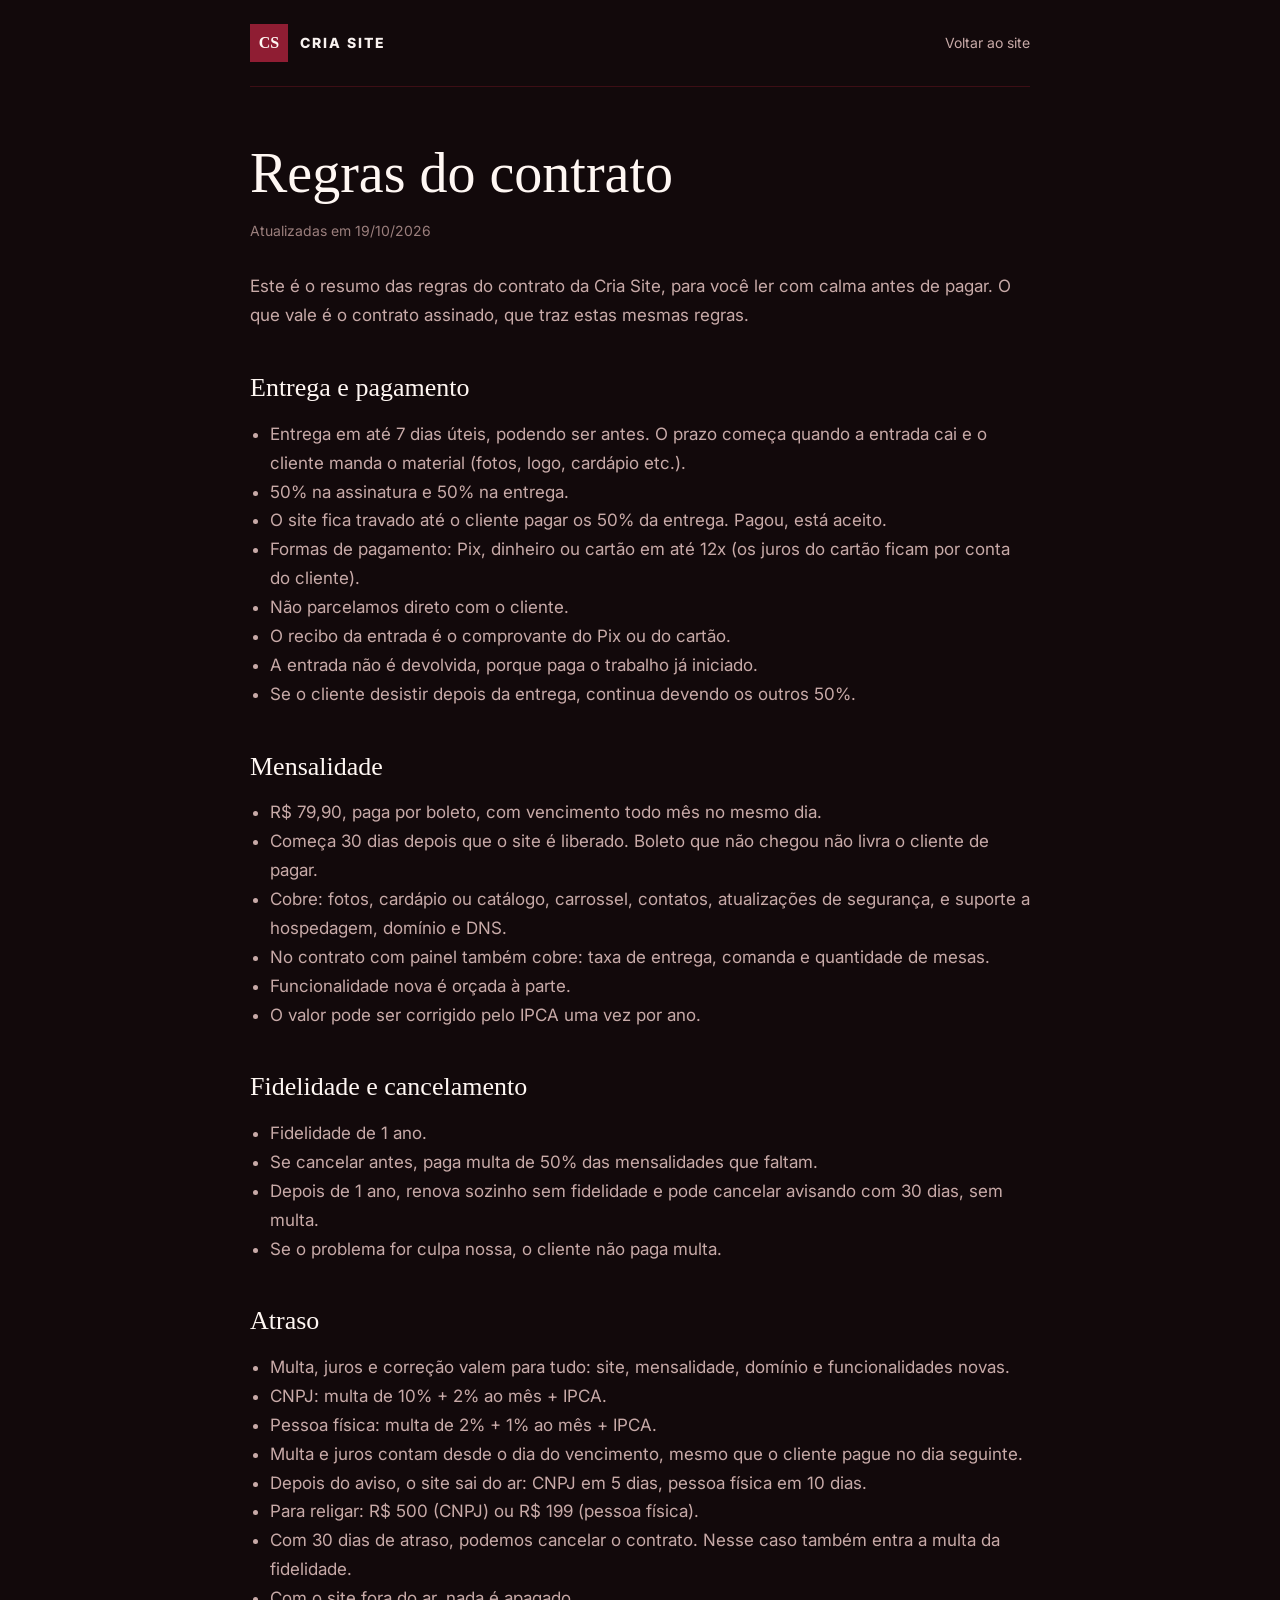
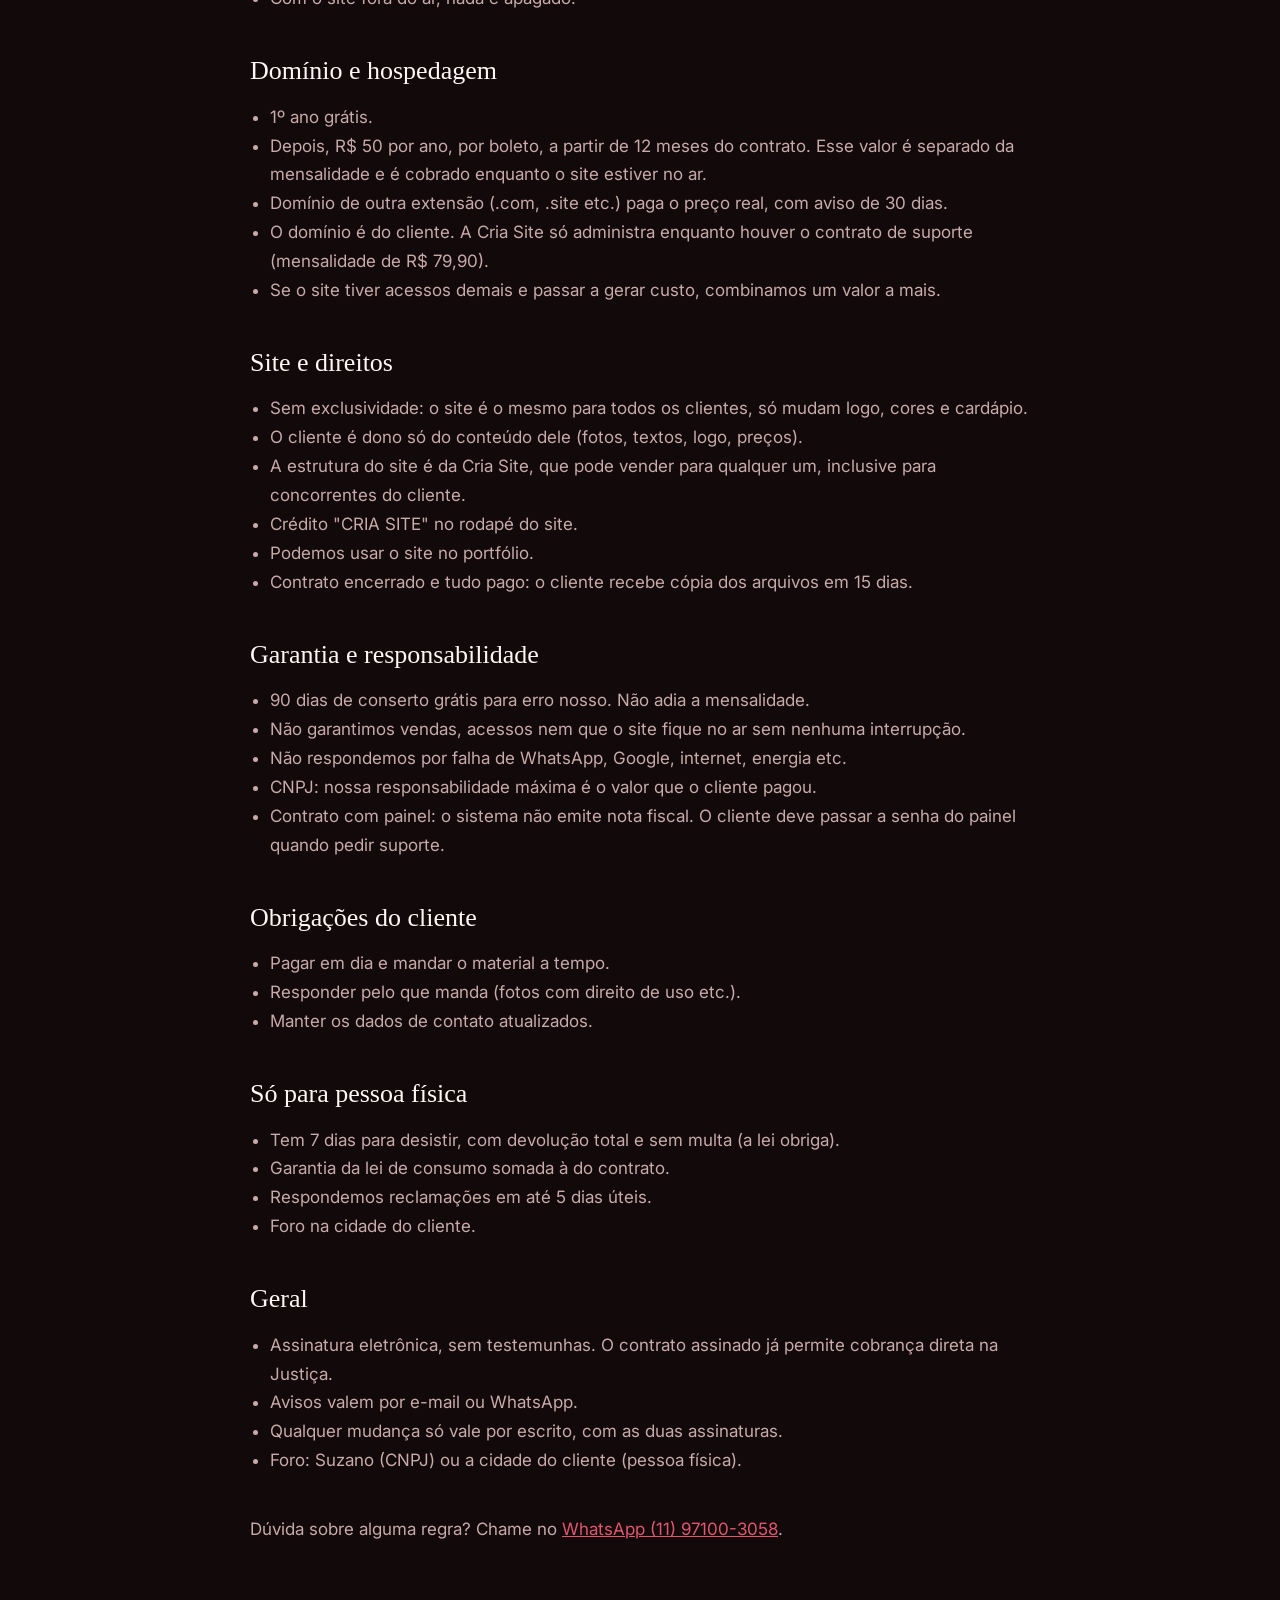
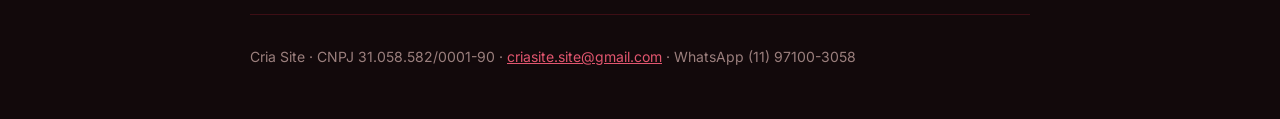
<file: contrato.html>
<!doctype html>
<html lang="pt-BR">
<head>
<meta charset="utf-8" />
<meta name="viewport" content="width=device-width, initial-scale=1" />
<meta name="color-scheme" content="dark" />
<title>Regras do contrato | Cria Site</title>
<meta name="description" content="Resumo das regras do contrato da Cria Site: pagamento, mensalidade, fidelidade, domínio e garantia." />
<link rel="canonical" href="https://criasite.site/contrato.html" />
<link rel="icon" href="favicon.svg" type="image/svg+xml" />
<link rel="preconnect" href="https://fonts.googleapis.com" />
<link rel="preconnect" href="https://fonts.gstatic.com" crossorigin />
<link href="https://fonts.googleapis.com/css2?family=Inter:wght@400;600;800&display=swap" rel="stylesheet" />
<style>
:root { --ink: #f8f1ef; --muted: #c8aaa8; --soft: #9b7f7d; --paper: #12090b; --paper-2: #1d0c10; --line: rgba(122, 22, 37, .42); --white: #fff7f3; --accent: #8f1d33; --accent-3: #e2566f; }
* { box-sizing: border-box; }
body { margin: 0; background: var(--paper); color: var(--ink); font: 17px/1.7 Inter, ui-sans-serif, system-ui, sans-serif; -webkit-font-smoothing: antialiased; }
a { color: var(--accent-3); }
header, main, footer { width: min(780px, 100% - 32px); margin-inline: auto; }
header { display: flex; align-items: center; justify-content: space-between; gap: 16px; padding: 24px 0; border-bottom: 1px solid var(--line); }
.brand { display: inline-flex; align-items: center; gap: 12px; text-decoration: none; color: var(--ink); font-weight: 800; letter-spacing: .14em; font-size: 14px; text-transform: uppercase; }
.brand span { display: grid; place-items: center; width: 38px; height: 38px; background: var(--accent); color: var(--white); font-family: Georgia, serif; letter-spacing: 0; font-size: 16px; }
header > a:last-child { color: var(--muted); font-size: 14px; text-decoration: none; }
h1, h2 { font-family: Georgia, "Times New Roman", serif; font-weight: 400; color: var(--white); line-height: 1.1; }
h1 { font-size: clamp(38px, 6vw, 56px); margin: 56px 0 10px; }
h2 { font-size: 26px; margin: 44px 0 10px; }
.data { color: var(--soft); font-size: 14px; margin-bottom: 30px; }
p, li { color: var(--muted); }
b { color: var(--white); }
ul { padding-left: 20px; }
footer { margin-top: 70px; padding: 30px 0 50px; border-top: 1px solid var(--line); color: var(--soft); font-size: 14px; }
</style>
</head>
<body>
<header><a class="brand" href="./"><span>CS</span>Cria Site</a><a href="./">Voltar ao site</a></header>
<main>
<h1>Regras do contrato</h1>
<p class="data">Atualizadas em 19/10/2026</p>
<p>Este é o resumo das regras do contrato da Cria Site, para você ler com calma antes de pagar. O que vale é o contrato assinado, que traz estas mesmas regras.</p>

<h2>Entrega e pagamento</h2>
<ul>
<li>Entrega em até 7 dias úteis, podendo ser antes. O prazo começa quando a entrada cai e o cliente manda o material (fotos, logo, cardápio etc.).</li>
<li>50% na assinatura e 50% na entrega.</li>
<li>O site fica travado até o cliente pagar os 50% da entrega. Pagou, está aceito.</li>
<li>Formas de pagamento: Pix, dinheiro ou cartão em até 12x (os juros do cartão ficam por conta do cliente).</li>
<li>Não parcelamos direto com o cliente.</li>
<li>O recibo da entrada é o comprovante do Pix ou do cartão.</li>
<li>A entrada não é devolvida, porque paga o trabalho já iniciado.</li>
<li>Se o cliente desistir depois da entrega, continua devendo os outros 50%.</li>
</ul>

<h2>Mensalidade</h2>
<ul>
<li>R$ 79,90, paga por boleto, com vencimento todo mês no mesmo dia.</li>
<li>Começa 30 dias depois que o site é liberado. Boleto que não chegou não livra o cliente de pagar.</li>
<li>Cobre: fotos, cardápio ou catálogo, carrossel, contatos, atualizações de segurança, e suporte a hospedagem, domínio e DNS.</li>
<li>No contrato com painel também cobre: taxa de entrega, comanda e quantidade de mesas.</li>
<li>Funcionalidade nova é orçada à parte.</li>
<li>O valor pode ser corrigido pelo IPCA uma vez por ano.</li>
</ul>

<h2>Fidelidade e cancelamento</h2>
<ul>
<li>Fidelidade de 1 ano.</li>
<li>Se cancelar antes, paga multa de 50% das mensalidades que faltam.</li>
<li>Depois de 1 ano, renova sozinho sem fidelidade e pode cancelar avisando com 30 dias, sem multa.</li>
<li>Se o problema for culpa nossa, o cliente não paga multa.</li>
</ul>

<h2>Atraso</h2>
<ul>
<li>Multa, juros e correção valem para tudo: site, mensalidade, domínio e funcionalidades novas.</li>
<li>CNPJ: multa de 10% + 2% ao mês + IPCA.</li>
<li>Pessoa física: multa de 2% + 1% ao mês + IPCA.</li>
<li>Multa e juros contam desde o dia do vencimento, mesmo que o cliente pague no dia seguinte.</li>
<li>Depois do aviso, o site sai do ar: CNPJ em 5 dias, pessoa física em 10 dias.</li>
<li>Para religar: R$ 500 (CNPJ) ou R$ 199 (pessoa física).</li>
<li>Com 30 dias de atraso, podemos cancelar o contrato. Nesse caso também entra a multa da fidelidade.</li>
<li>Com o site fora do ar, nada é apagado.</li>
</ul>

<h2>Domínio e hospedagem</h2>
<ul>
<li>1º ano grátis.</li>
<li>Depois, R$ 50 por ano, por boleto, a partir de 12 meses do contrato. Esse valor é separado da mensalidade e é cobrado enquanto o site estiver no ar.</li>
<li>Domínio de outra extensão (.com, .site etc.) paga o preço real, com aviso de 30 dias.</li>
<li>O domínio é do cliente. A Cria Site só administra enquanto houver o contrato de suporte (mensalidade de R$ 79,90).</li>
<li>Se o site tiver acessos demais e passar a gerar custo, combinamos um valor a mais.</li>
</ul>

<h2>Site e direitos</h2>
<ul>
<li>Sem exclusividade: o site é o mesmo para todos os clientes, só mudam logo, cores e cardápio.</li>
<li>O cliente é dono só do conteúdo dele (fotos, textos, logo, preços).</li>
<li>A estrutura do site é da Cria Site, que pode vender para qualquer um, inclusive para concorrentes do cliente.</li>
<li>Crédito &quot;CRIA SITE&quot; no rodapé do site.</li>
<li>Podemos usar o site no portfólio.</li>
<li>Contrato encerrado e tudo pago: o cliente recebe cópia dos arquivos em 15 dias.</li>
</ul>

<h2>Garantia e responsabilidade</h2>
<ul>
<li>90 dias de conserto grátis para erro nosso. Não adia a mensalidade.</li>
<li>Não garantimos vendas, acessos nem que o site fique no ar sem nenhuma interrupção.</li>
<li>Não respondemos por falha de WhatsApp, Google, internet, energia etc.</li>
<li>CNPJ: nossa responsabilidade máxima é o valor que o cliente pagou.</li>
<li>Contrato com painel: o sistema não emite nota fiscal. O cliente deve passar a senha do painel quando pedir suporte.</li>
</ul>

<h2>Obrigações do cliente</h2>
<ul>
<li>Pagar em dia e mandar o material a tempo.</li>
<li>Responder pelo que manda (fotos com direito de uso etc.).</li>
<li>Manter os dados de contato atualizados.</li>
</ul>

<h2>Só para pessoa física</h2>
<ul>
<li>Tem 7 dias para desistir, com devolução total e sem multa (a lei obriga).</li>
<li>Garantia da lei de consumo somada à do contrato.</li>
<li>Respondemos reclamações em até 5 dias úteis.</li>
<li>Foro na cidade do cliente.</li>
</ul>

<h2>Geral</h2>
<ul>
<li>Assinatura eletrônica, sem testemunhas. O contrato assinado já permite cobrança direta na Justiça.</li>
<li>Avisos valem por e-mail ou WhatsApp.</li>
<li>Qualquer mudança só vale por escrito, com as duas assinaturas.</li>
<li>Foro: Suzano (CNPJ) ou a cidade do cliente (pessoa física).</li>
</ul>

<p style="margin-top:40px">Dúvida sobre alguma regra? Chame no <a href="https://wa.me/5511971003058?text=Ol%C3%A1%2C%20tenho%20uma%20d%C3%BAvida%20sobre%20o%20contrato%20da%20Cria%20Site." target="_blank" rel="noreferrer">WhatsApp (11) 97100-3058</a>.</p>
</main>
<footer>Cria Site · CNPJ 31.058.582/0001-90 · <a href="mailto:criasite.site@gmail.com">criasite.site@gmail.com</a> · WhatsApp (11) 97100-3058</footer>
</body>
</html>
</file>
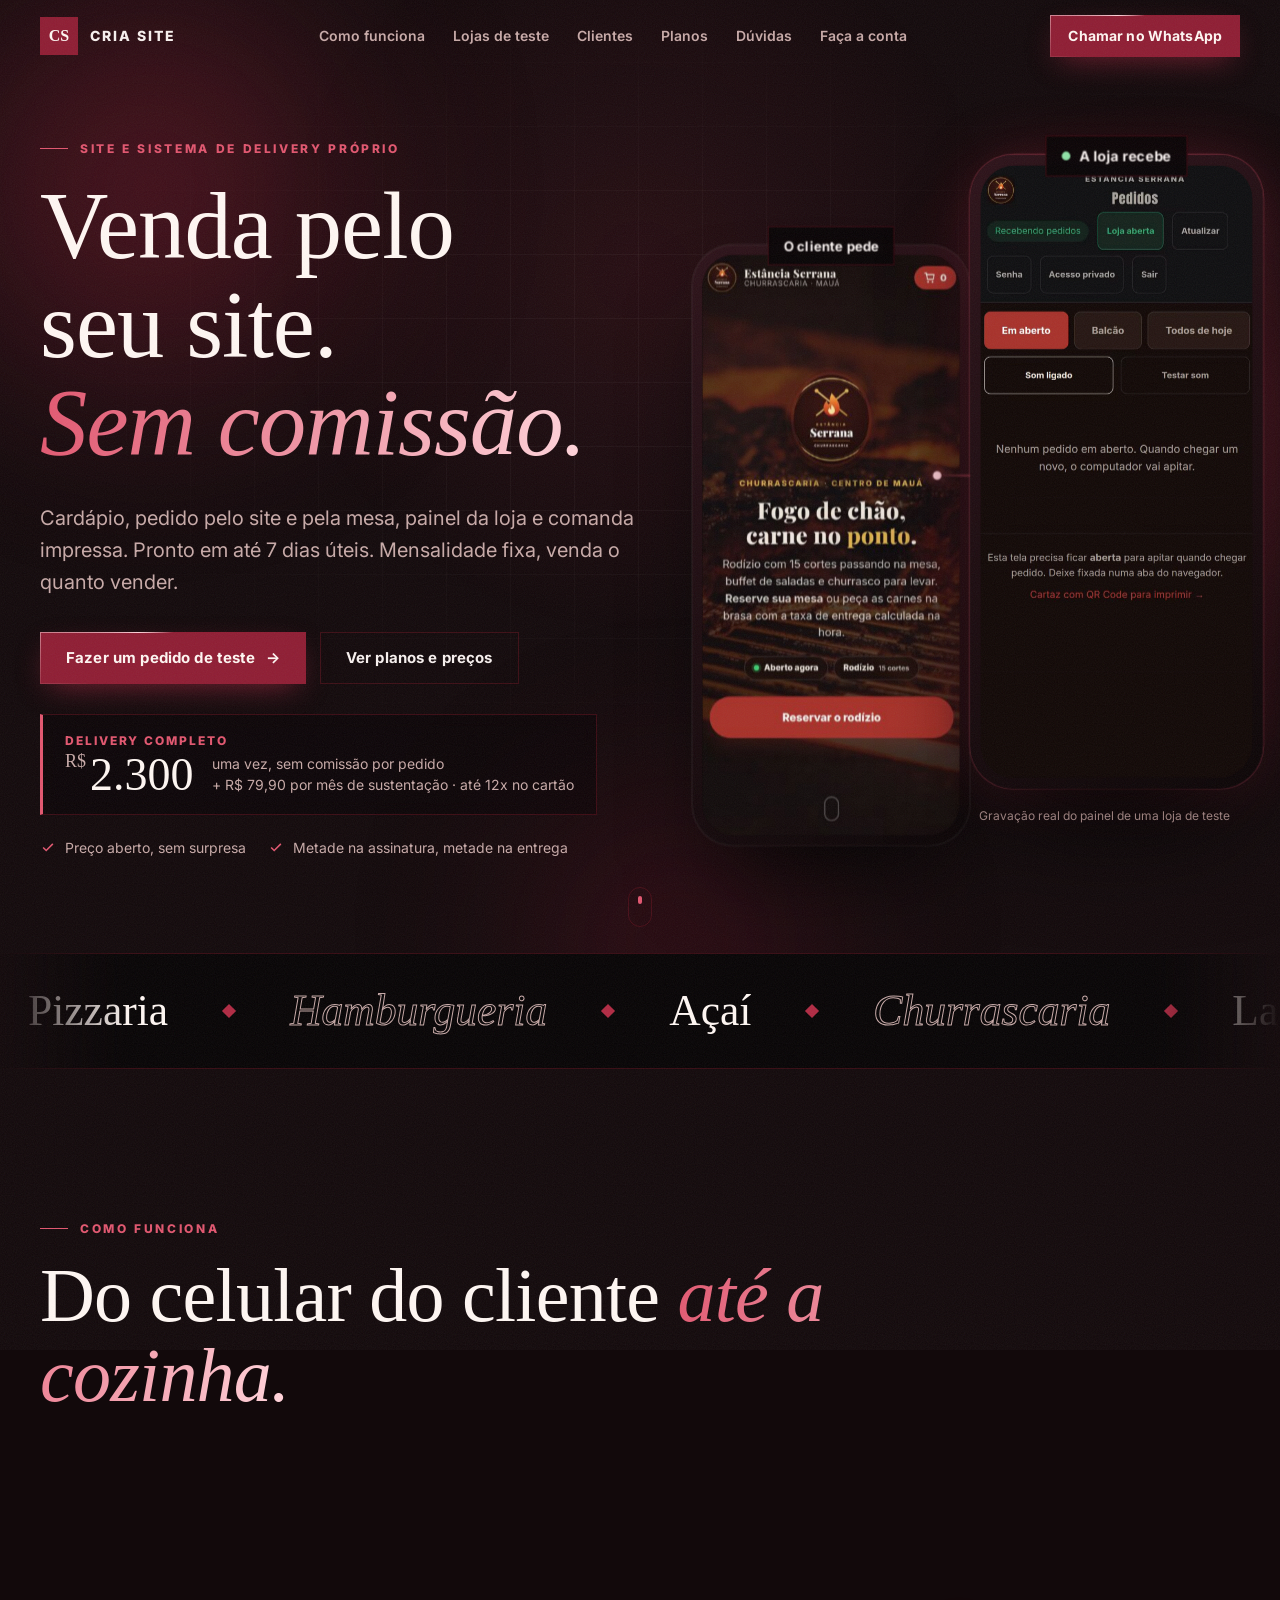
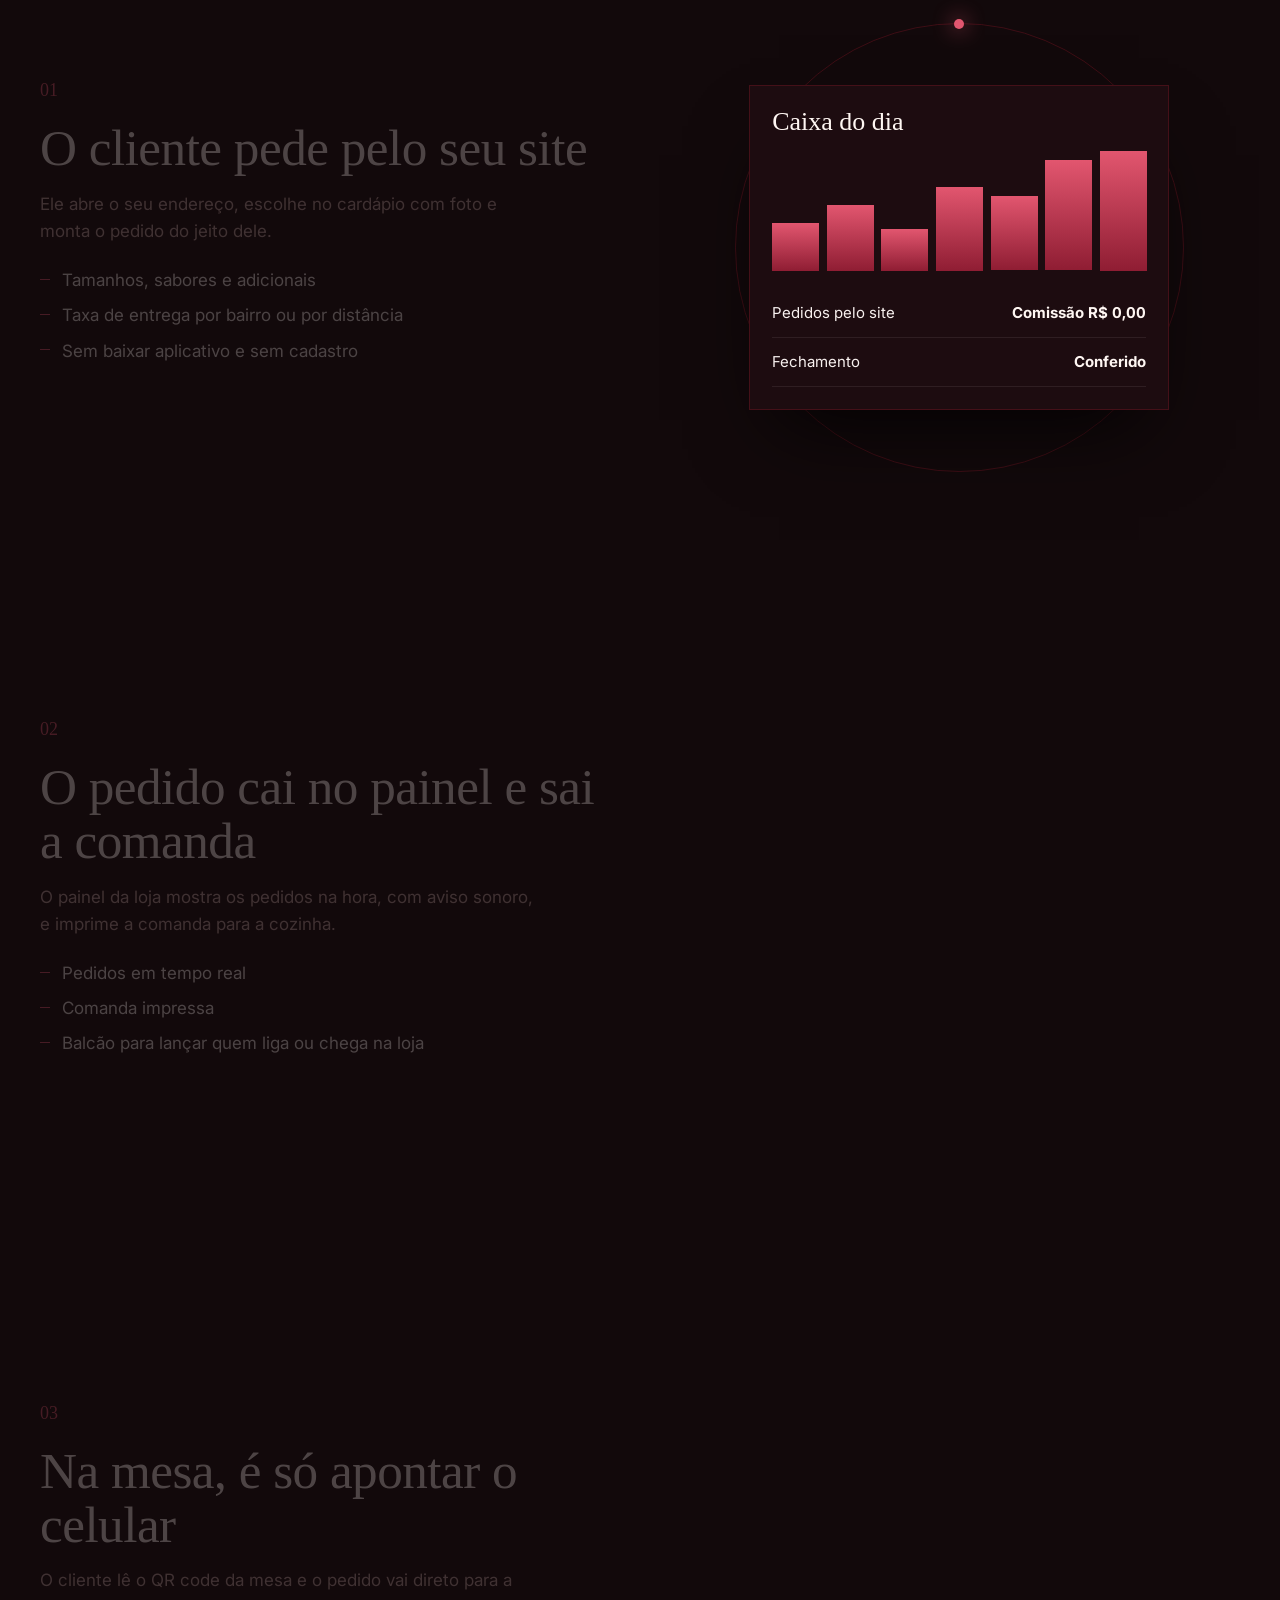
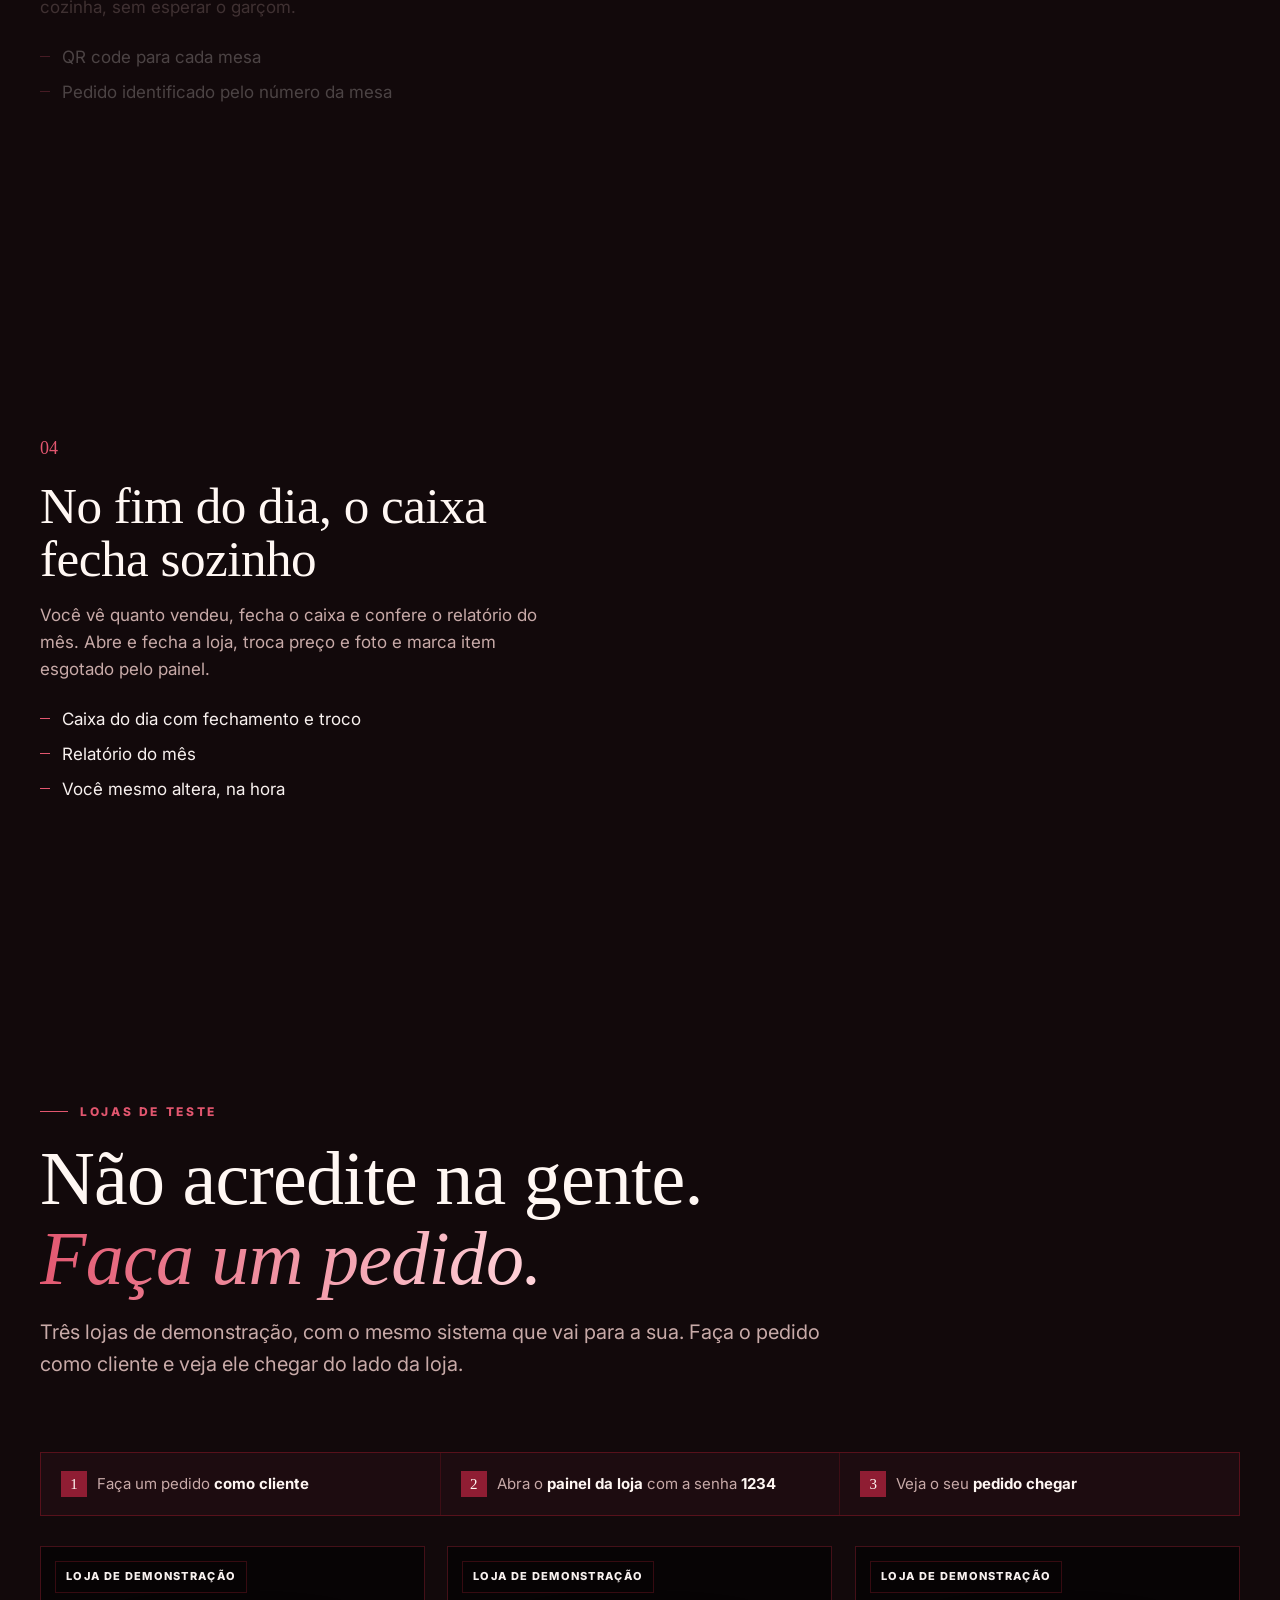
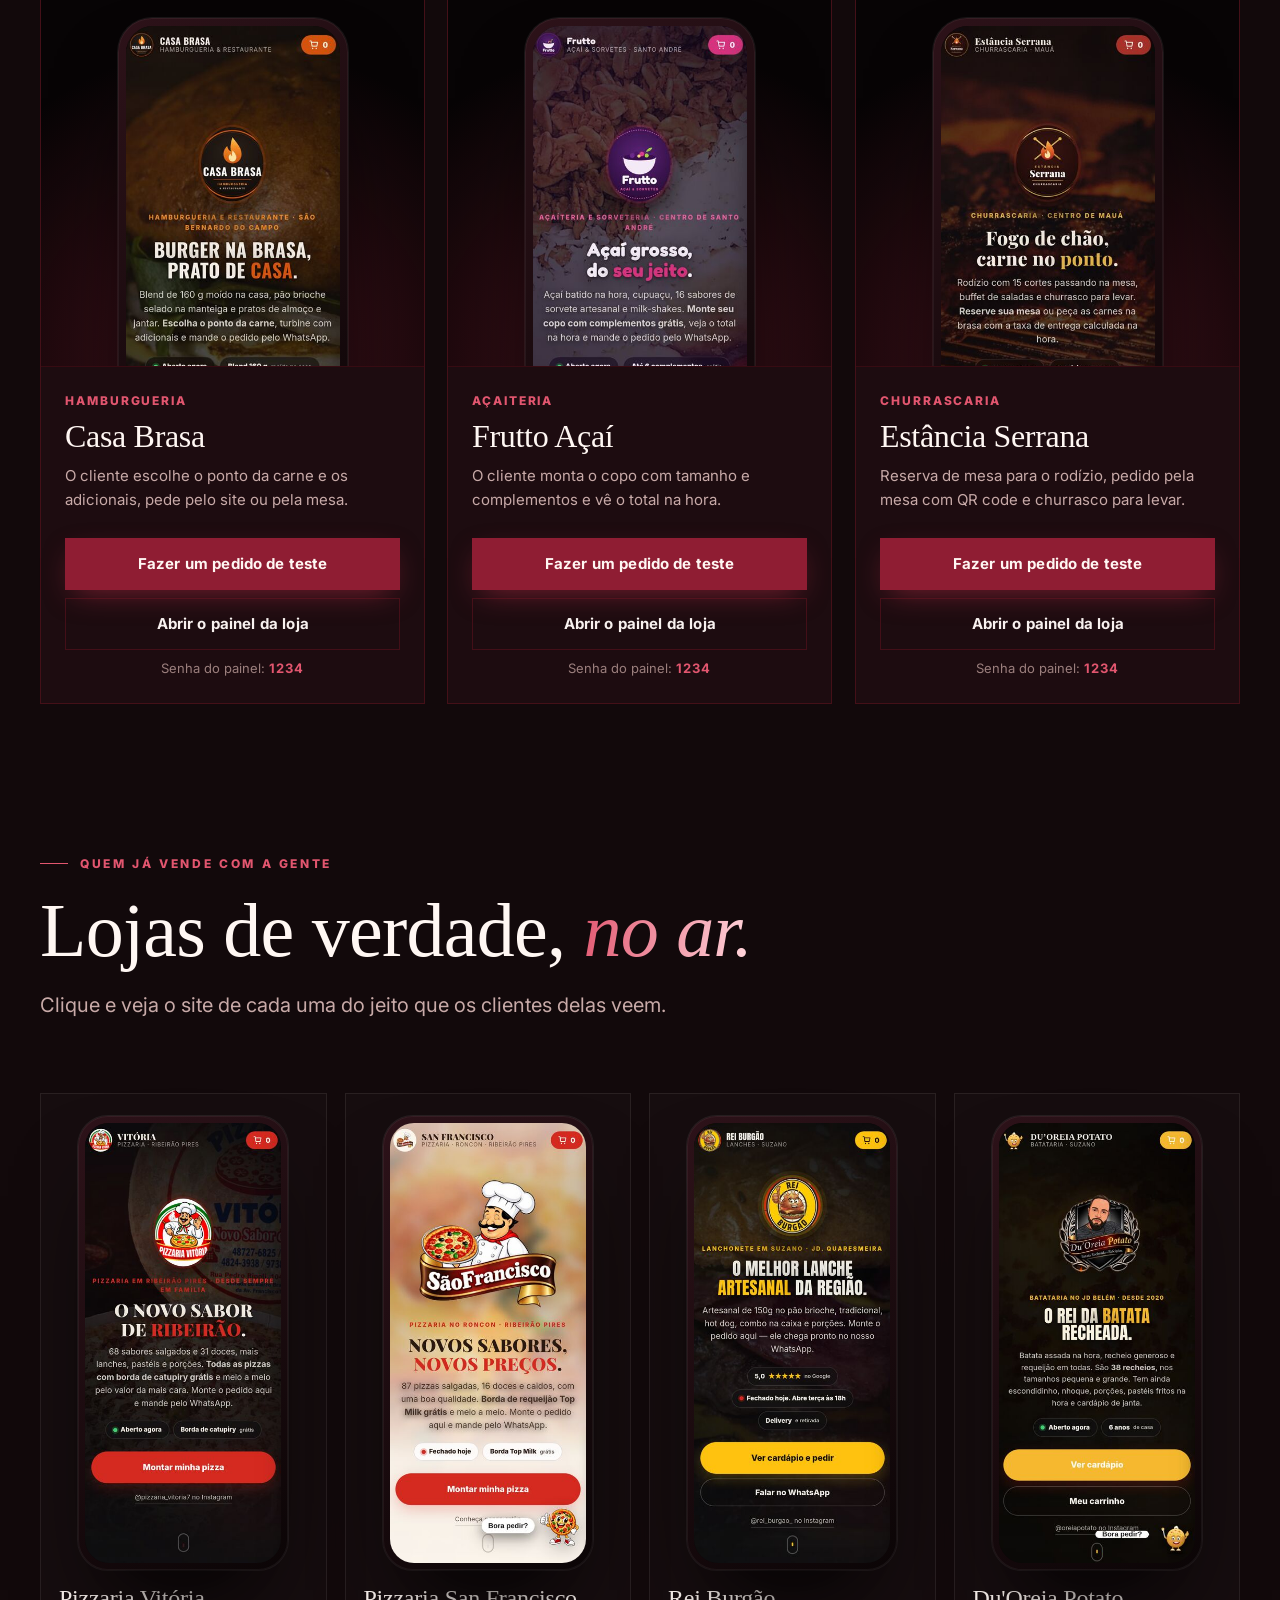
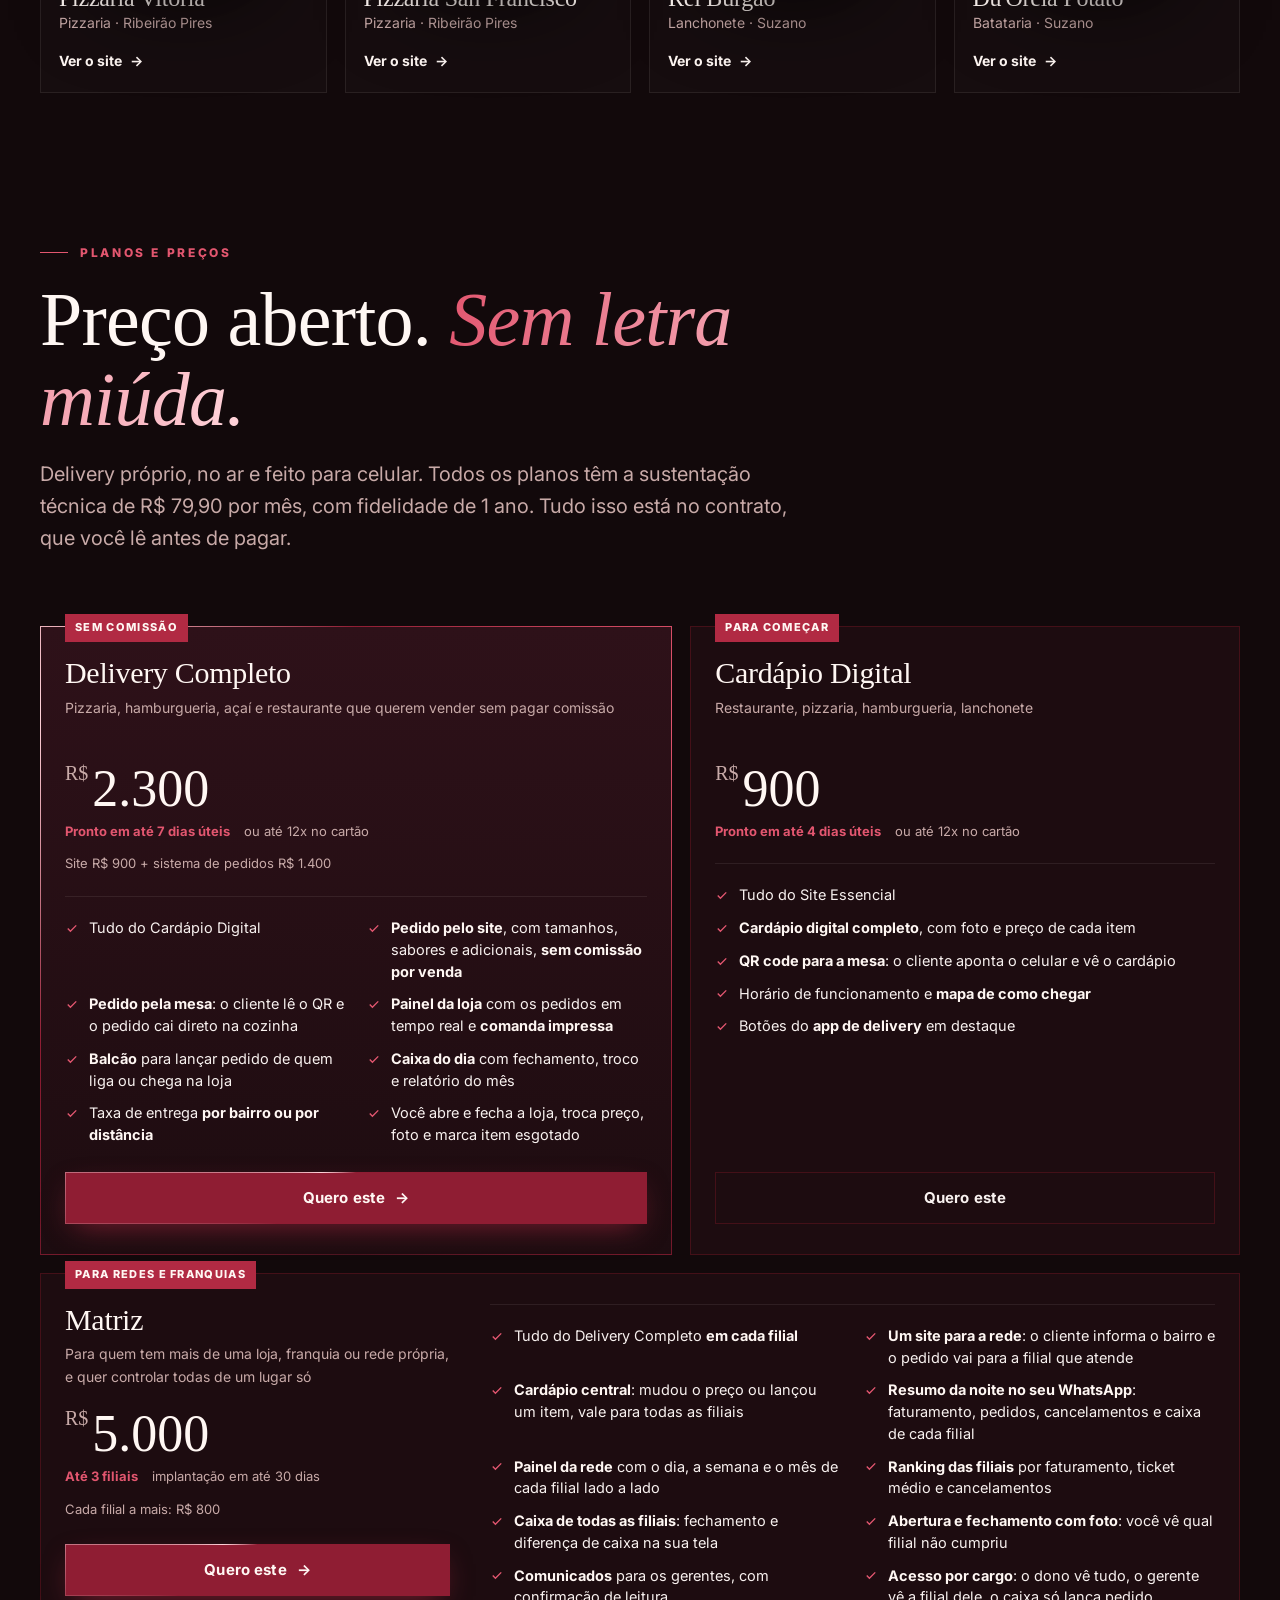
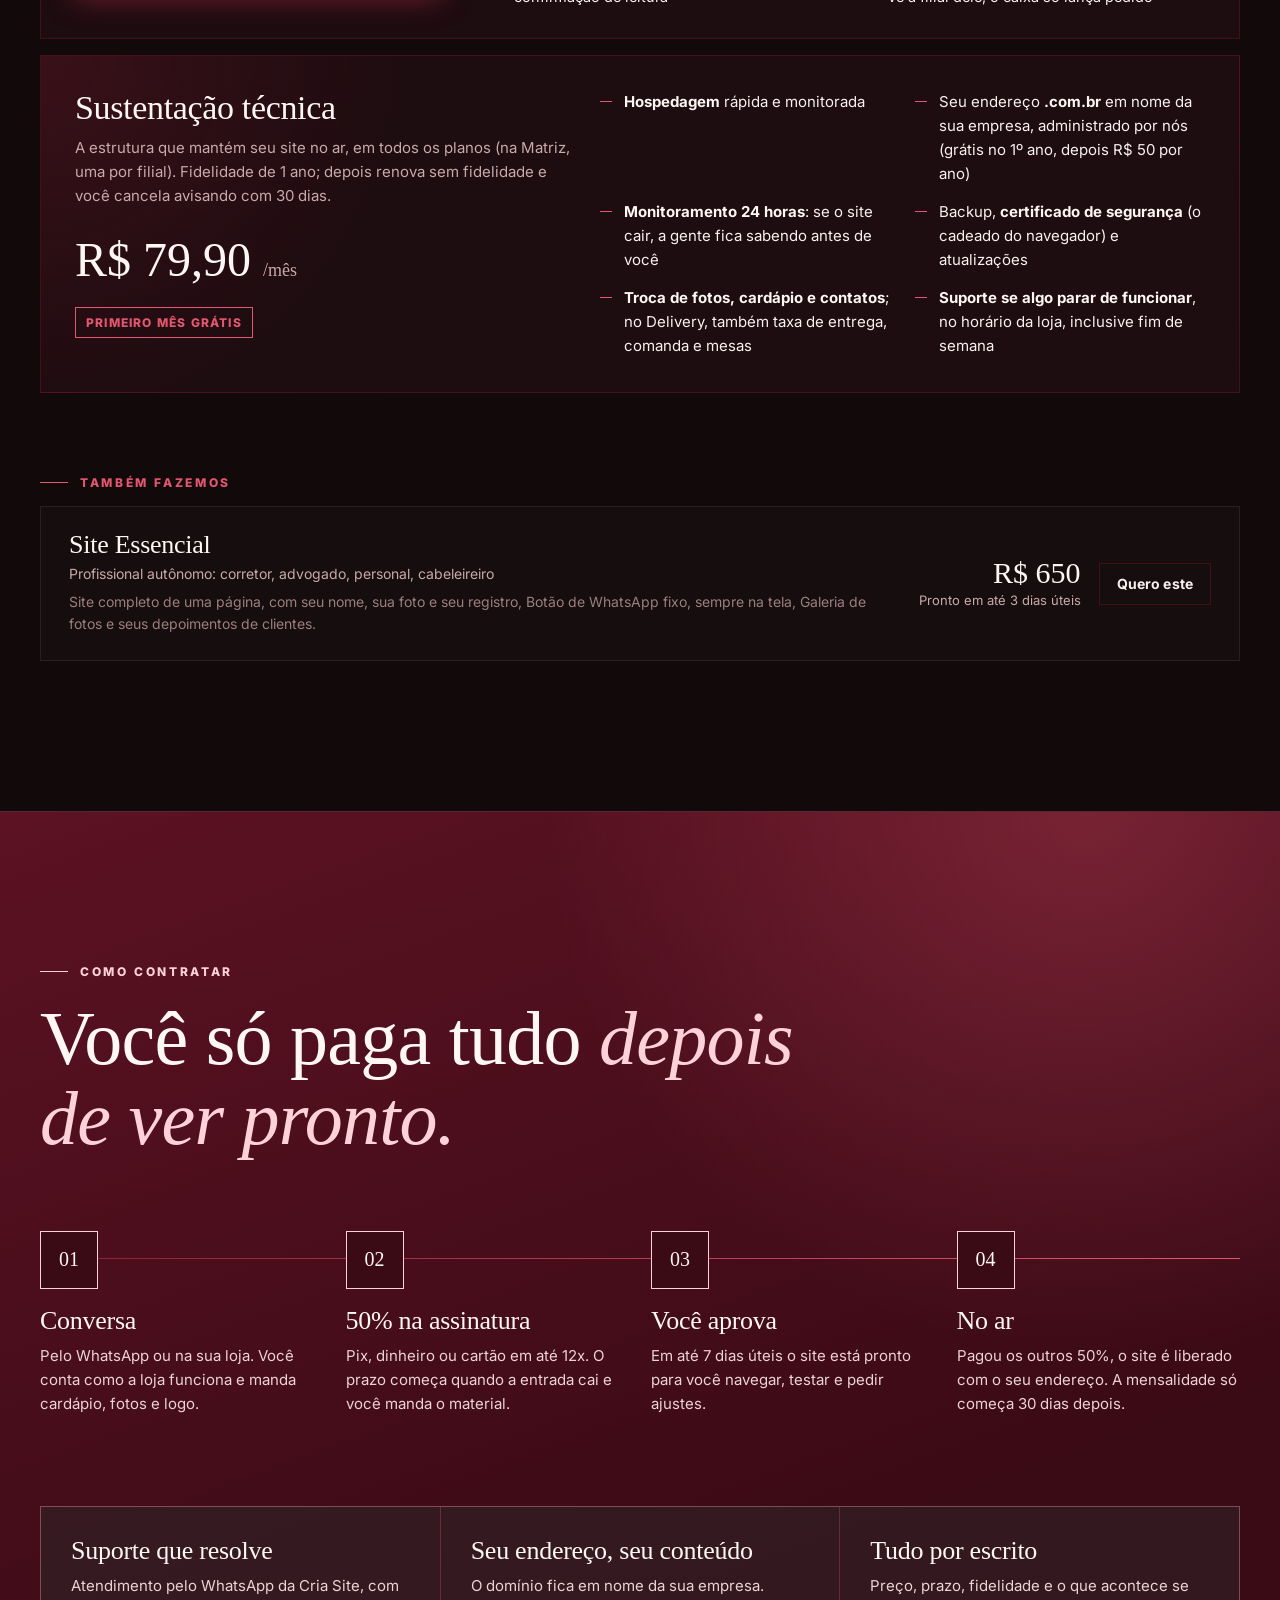
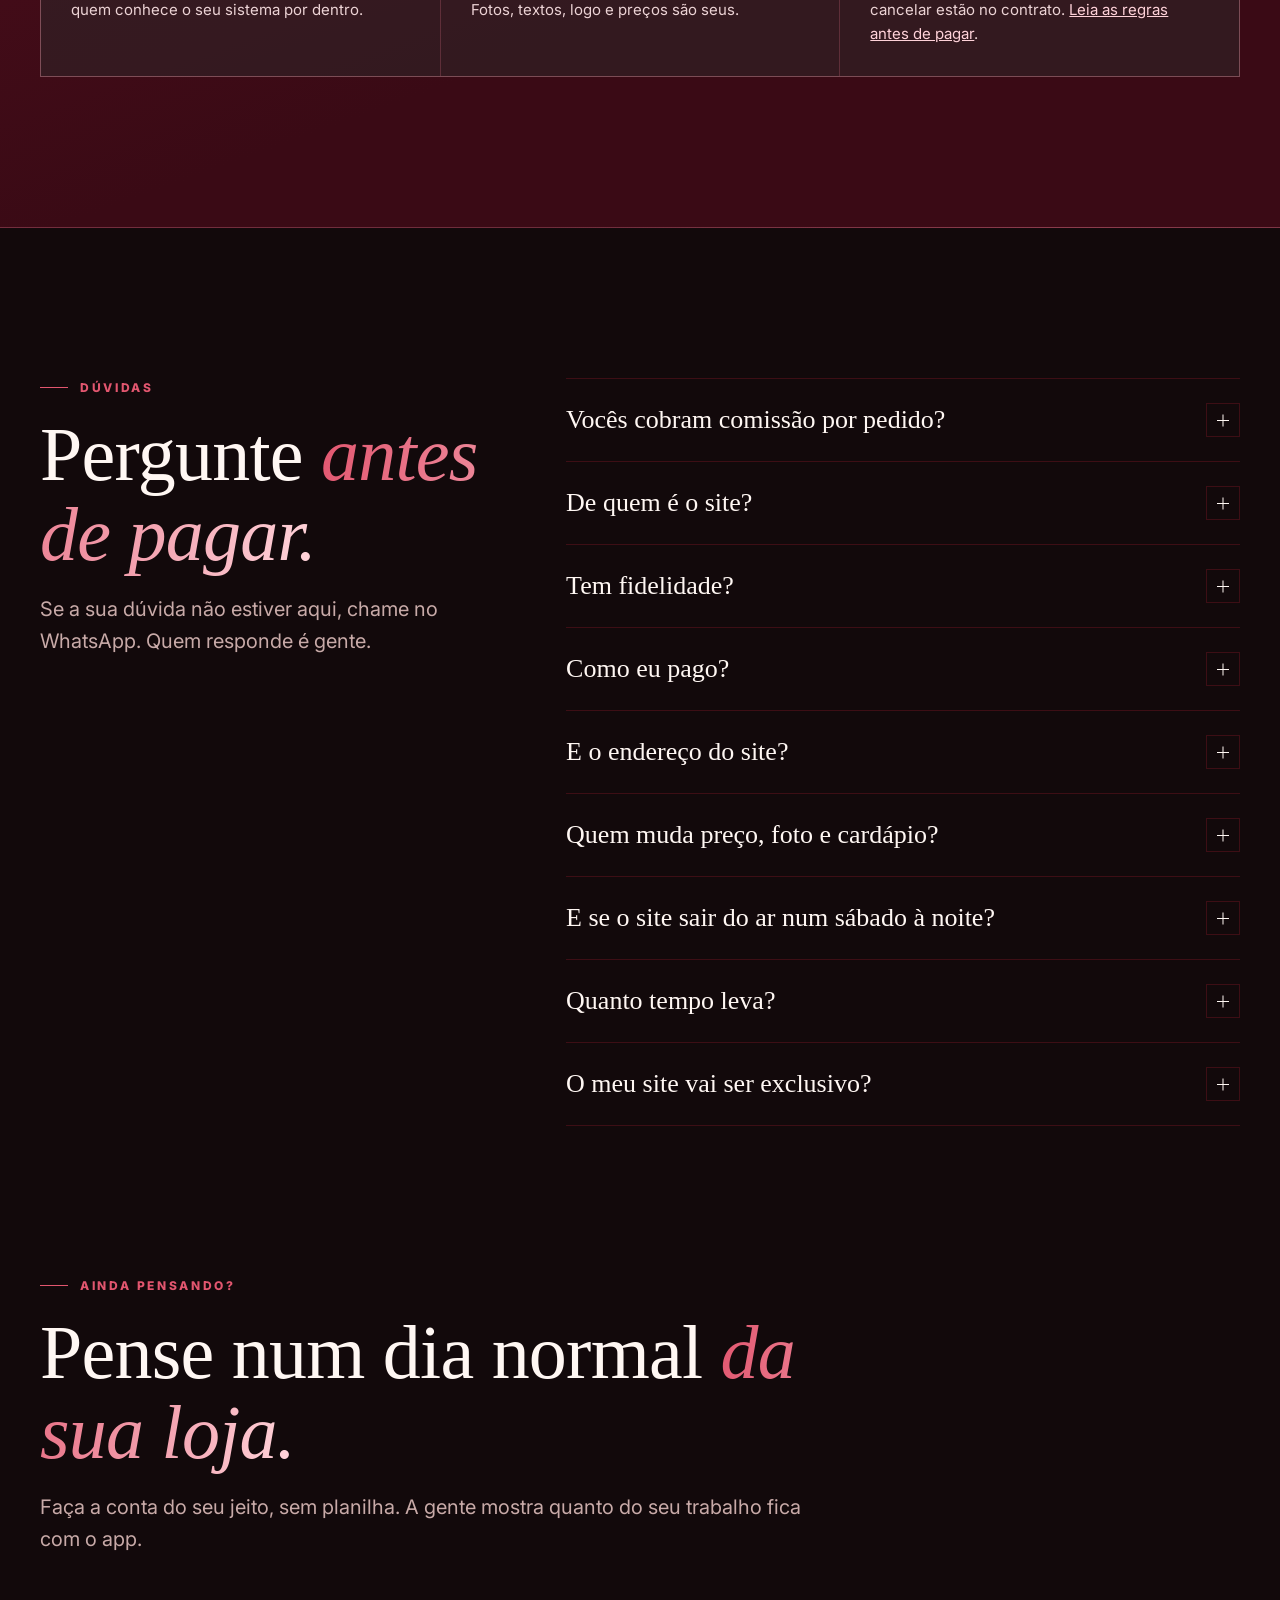
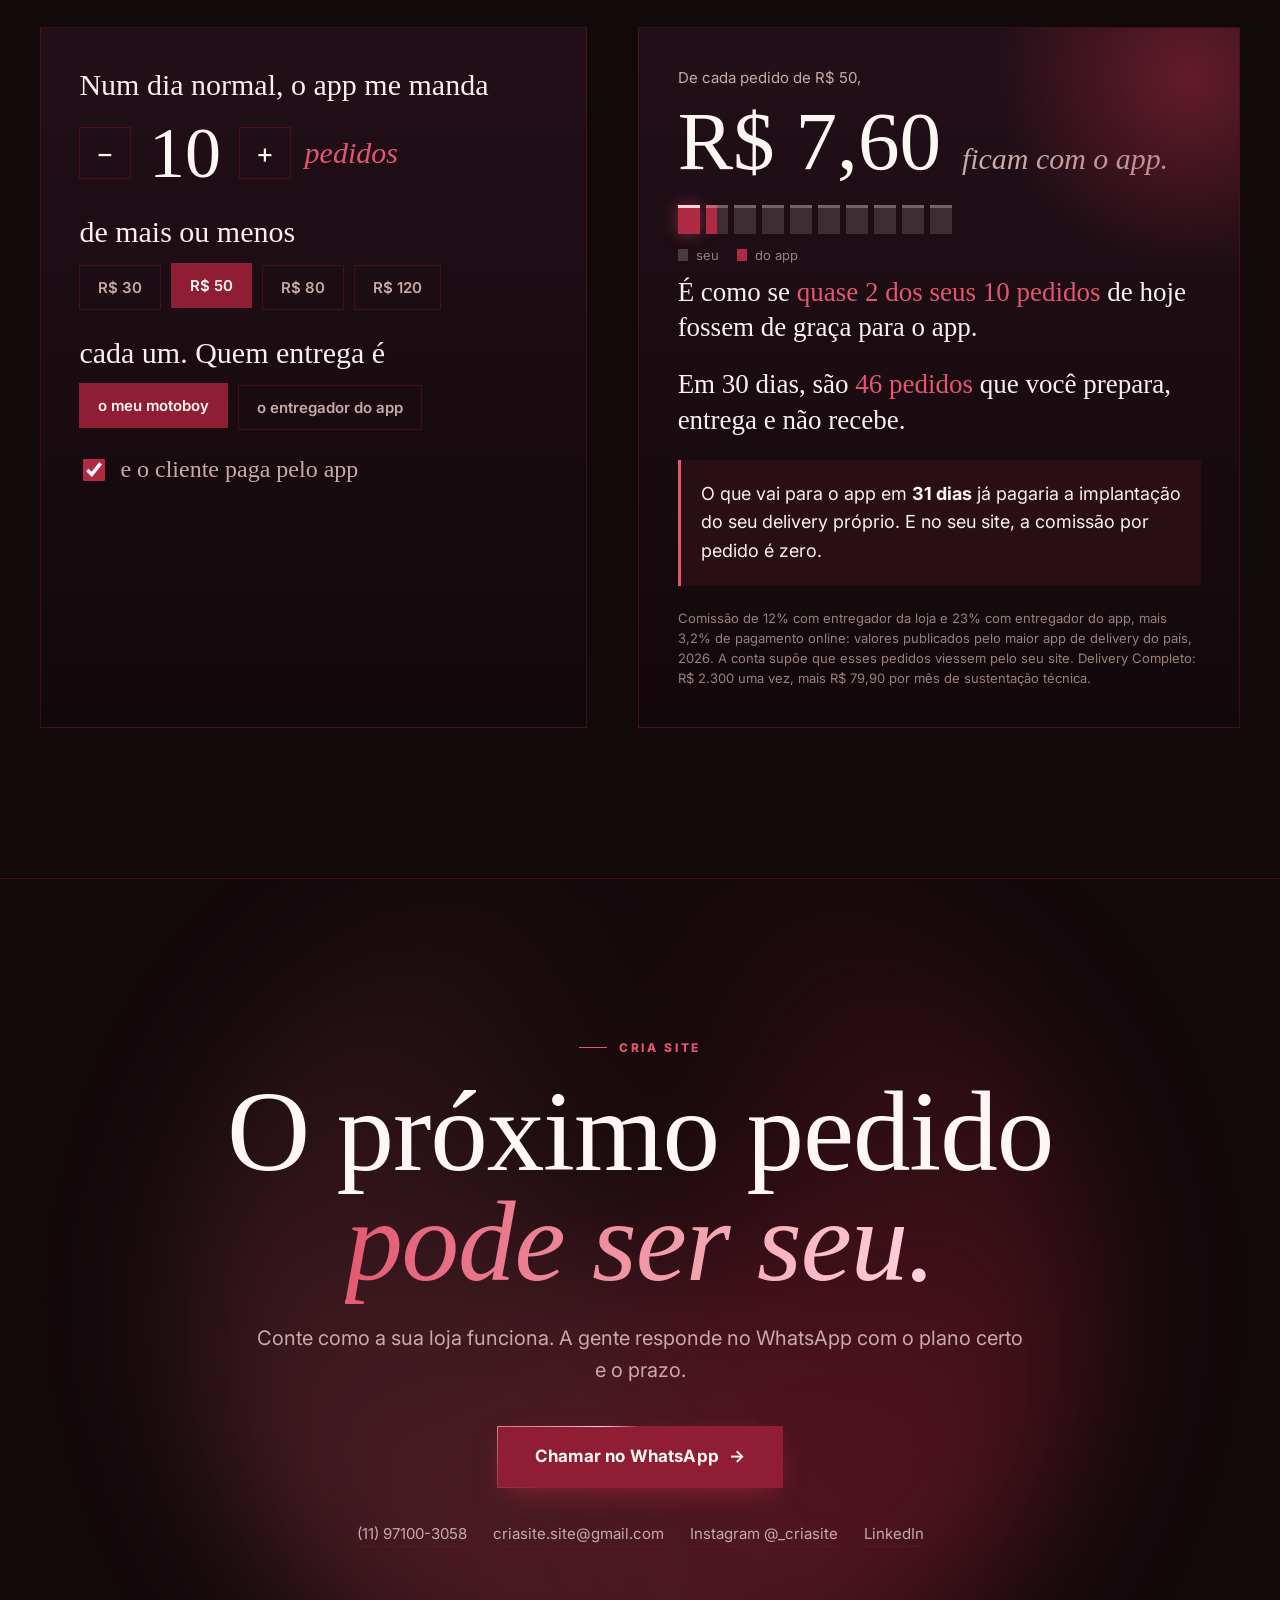
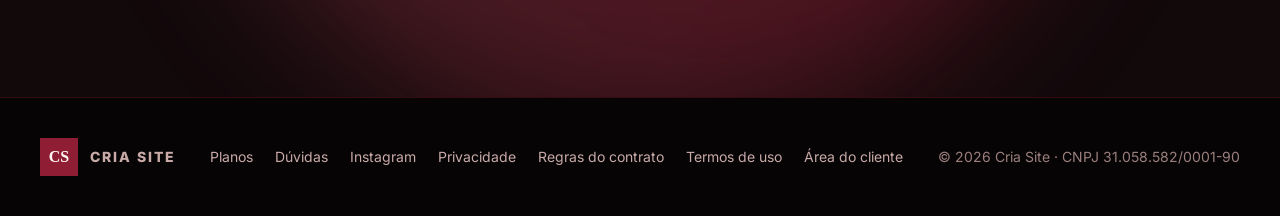
<file: cria-site-vitrine.html>
<!doctype html>
<html lang="pt-BR">
<head>
<meta charset="utf-8" />
<meta name="viewport" content="width=device-width, initial-scale=1" />
<title>Cria Site</title>
<link rel="canonical" href="https://criasite.site/" />
<meta name="robots" content="noindex" />
<meta http-equiv="refresh" content="0; url=./" />
<script>location.replace("./" + location.hash);</script>
<style>body{margin:0;background:#12090b;color:#f8f1ef;font:16px system-ui;display:grid;place-items:center;min-height:100vh}a{color:#e2566f}</style>
</head>
<body><p>A Cria Site mudou de endereço: <a href="./">criasite.site</a></p></body>
</html>
</file>
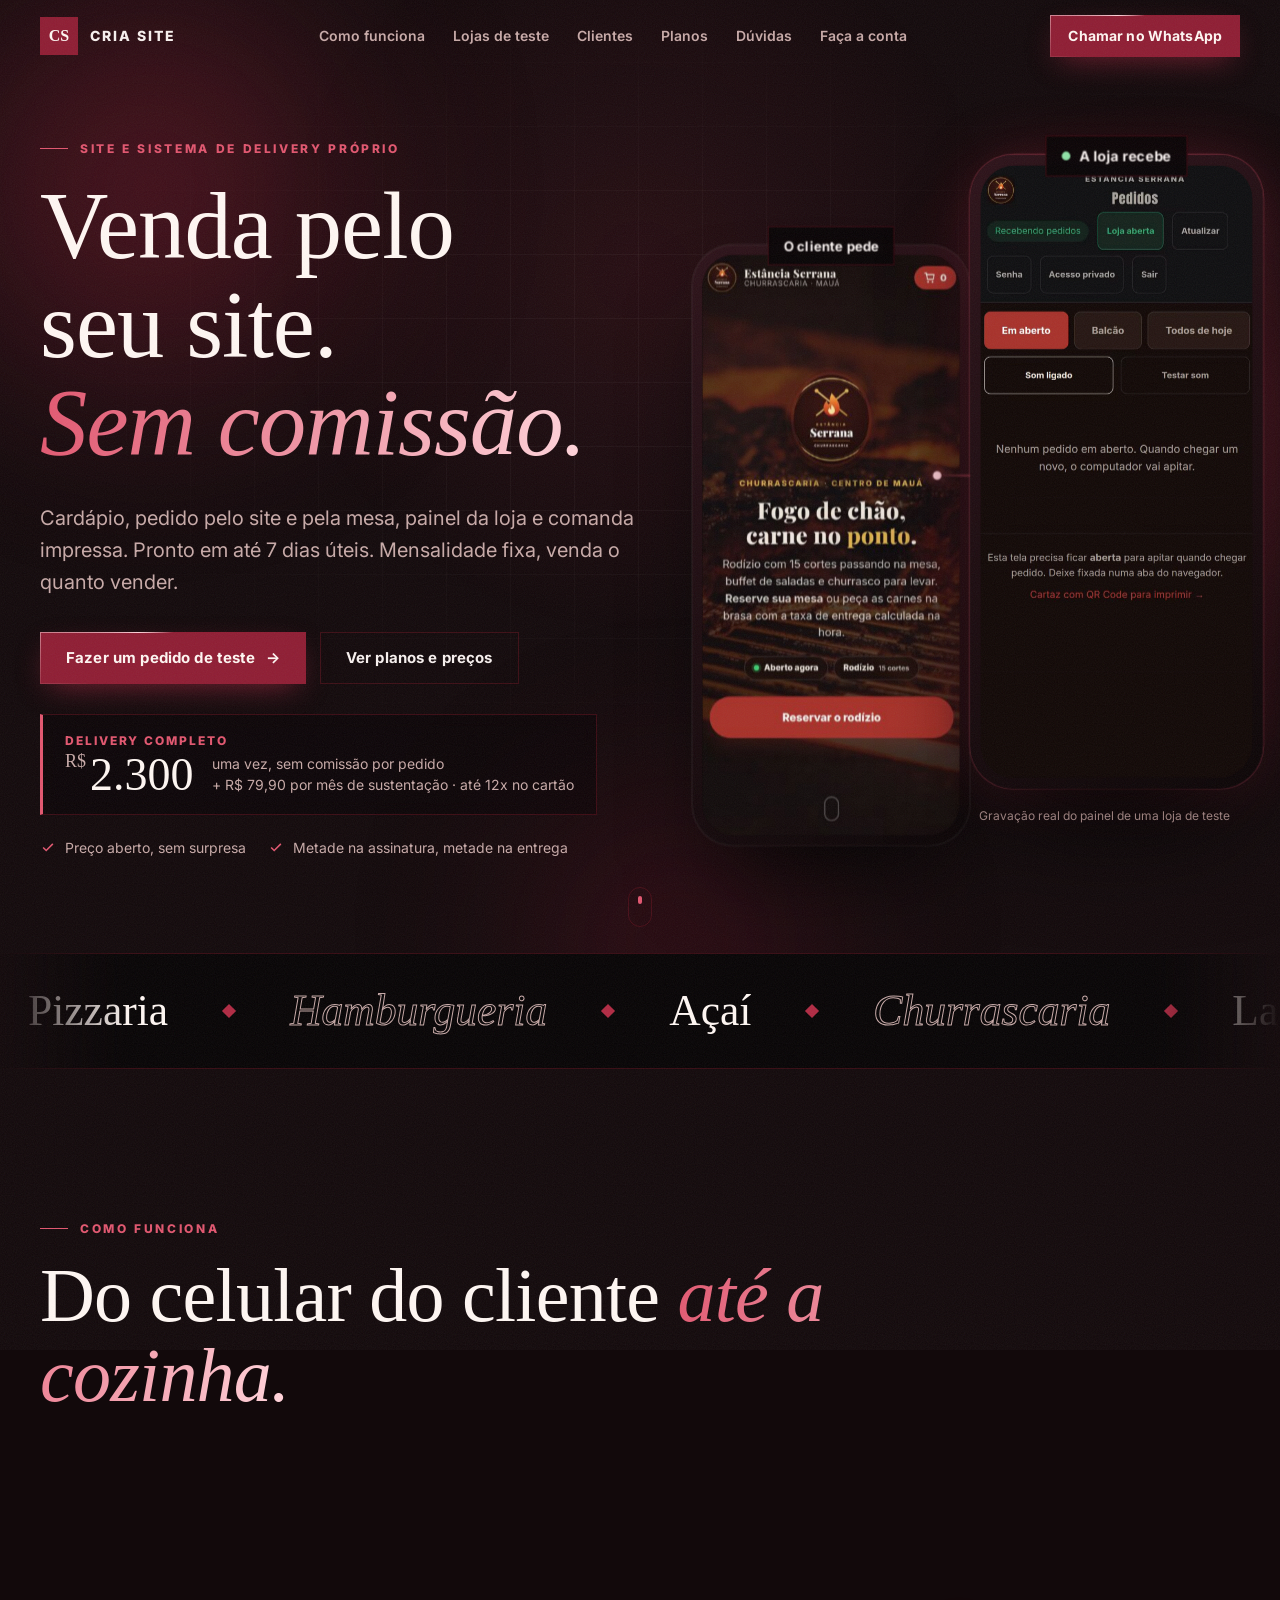
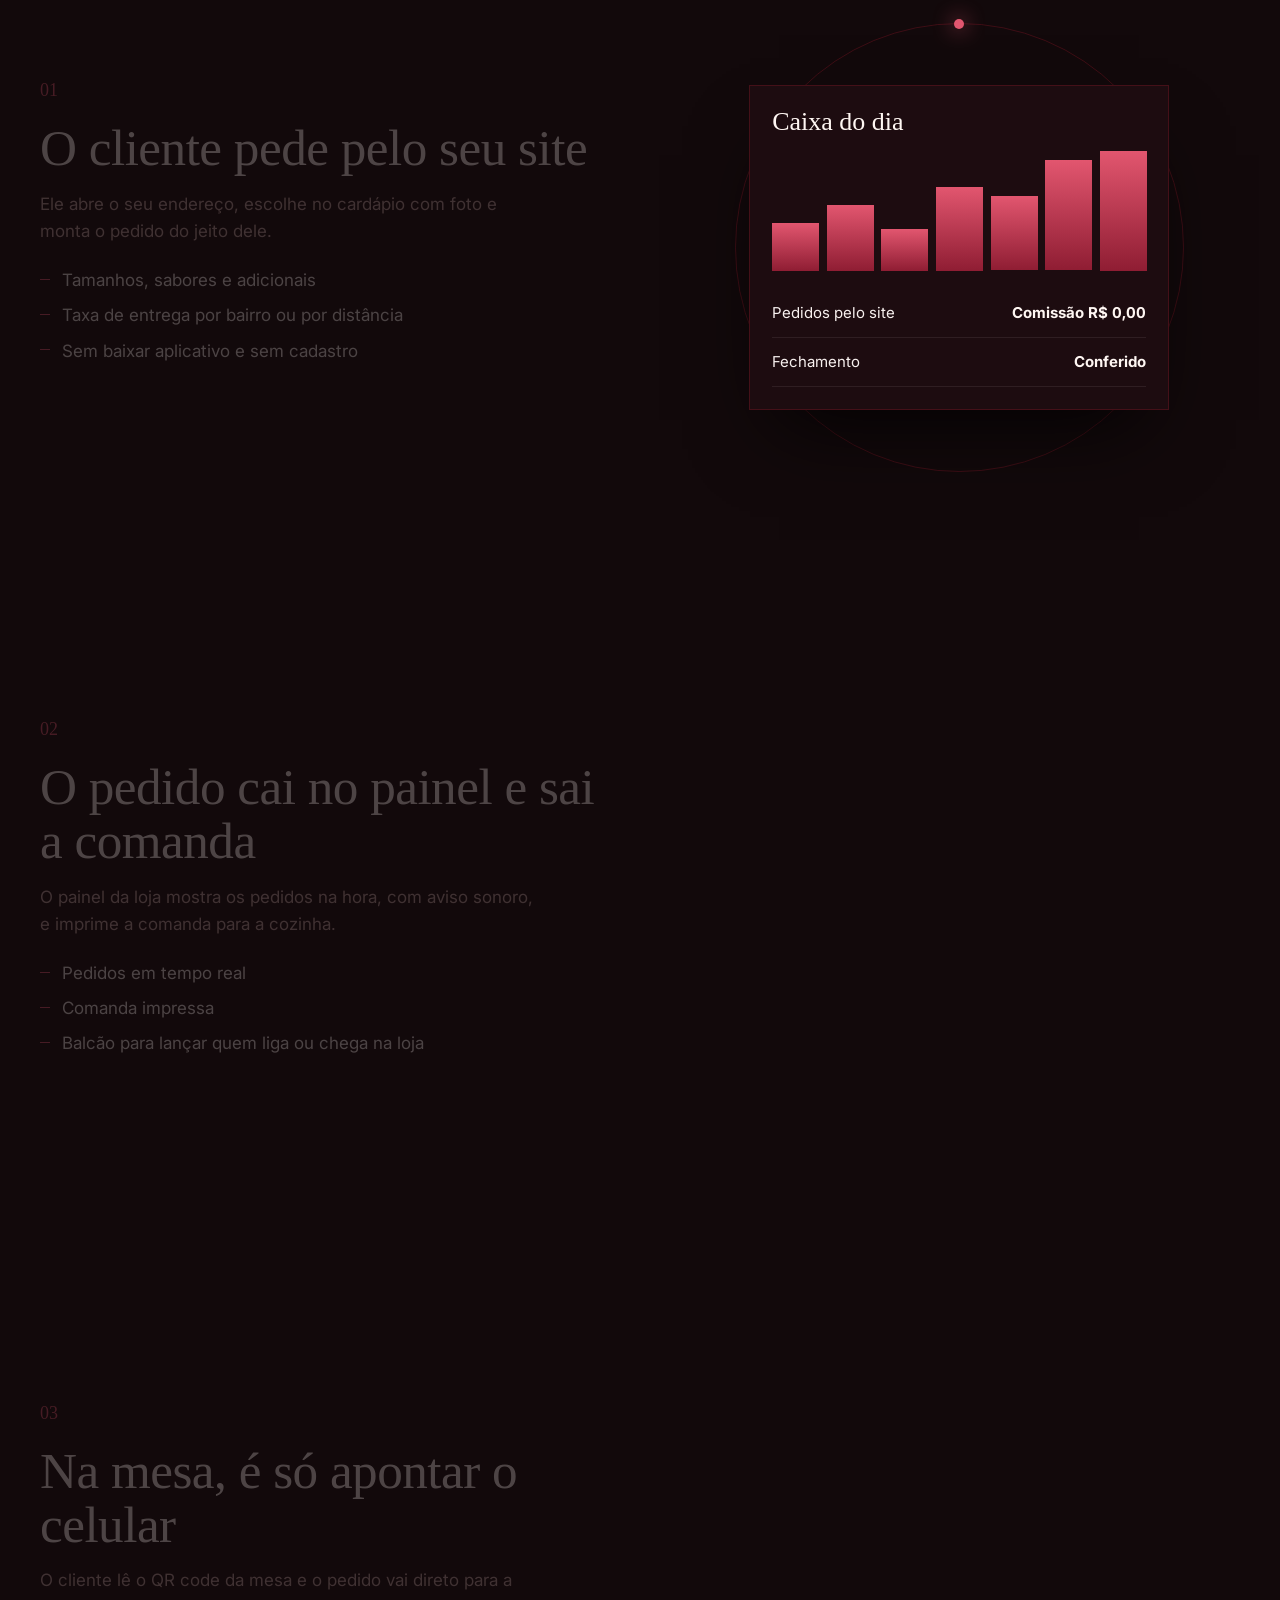
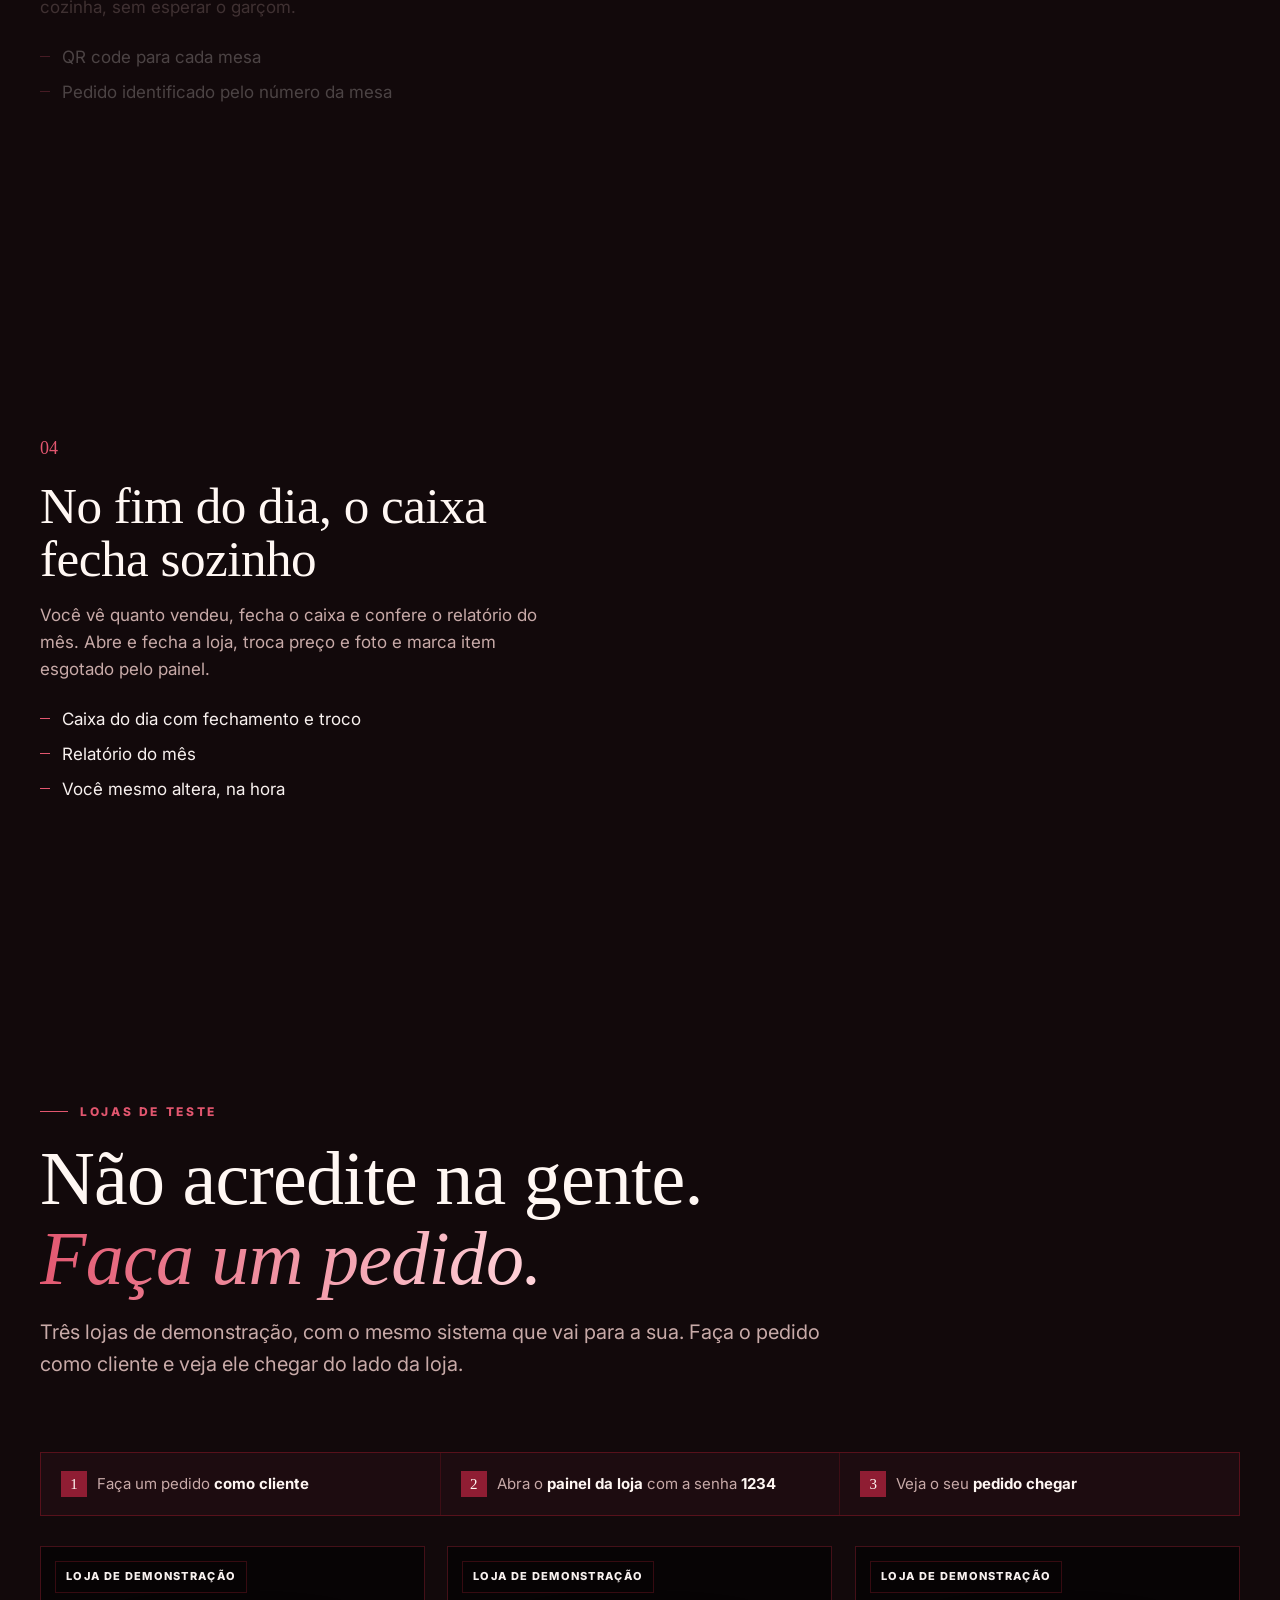
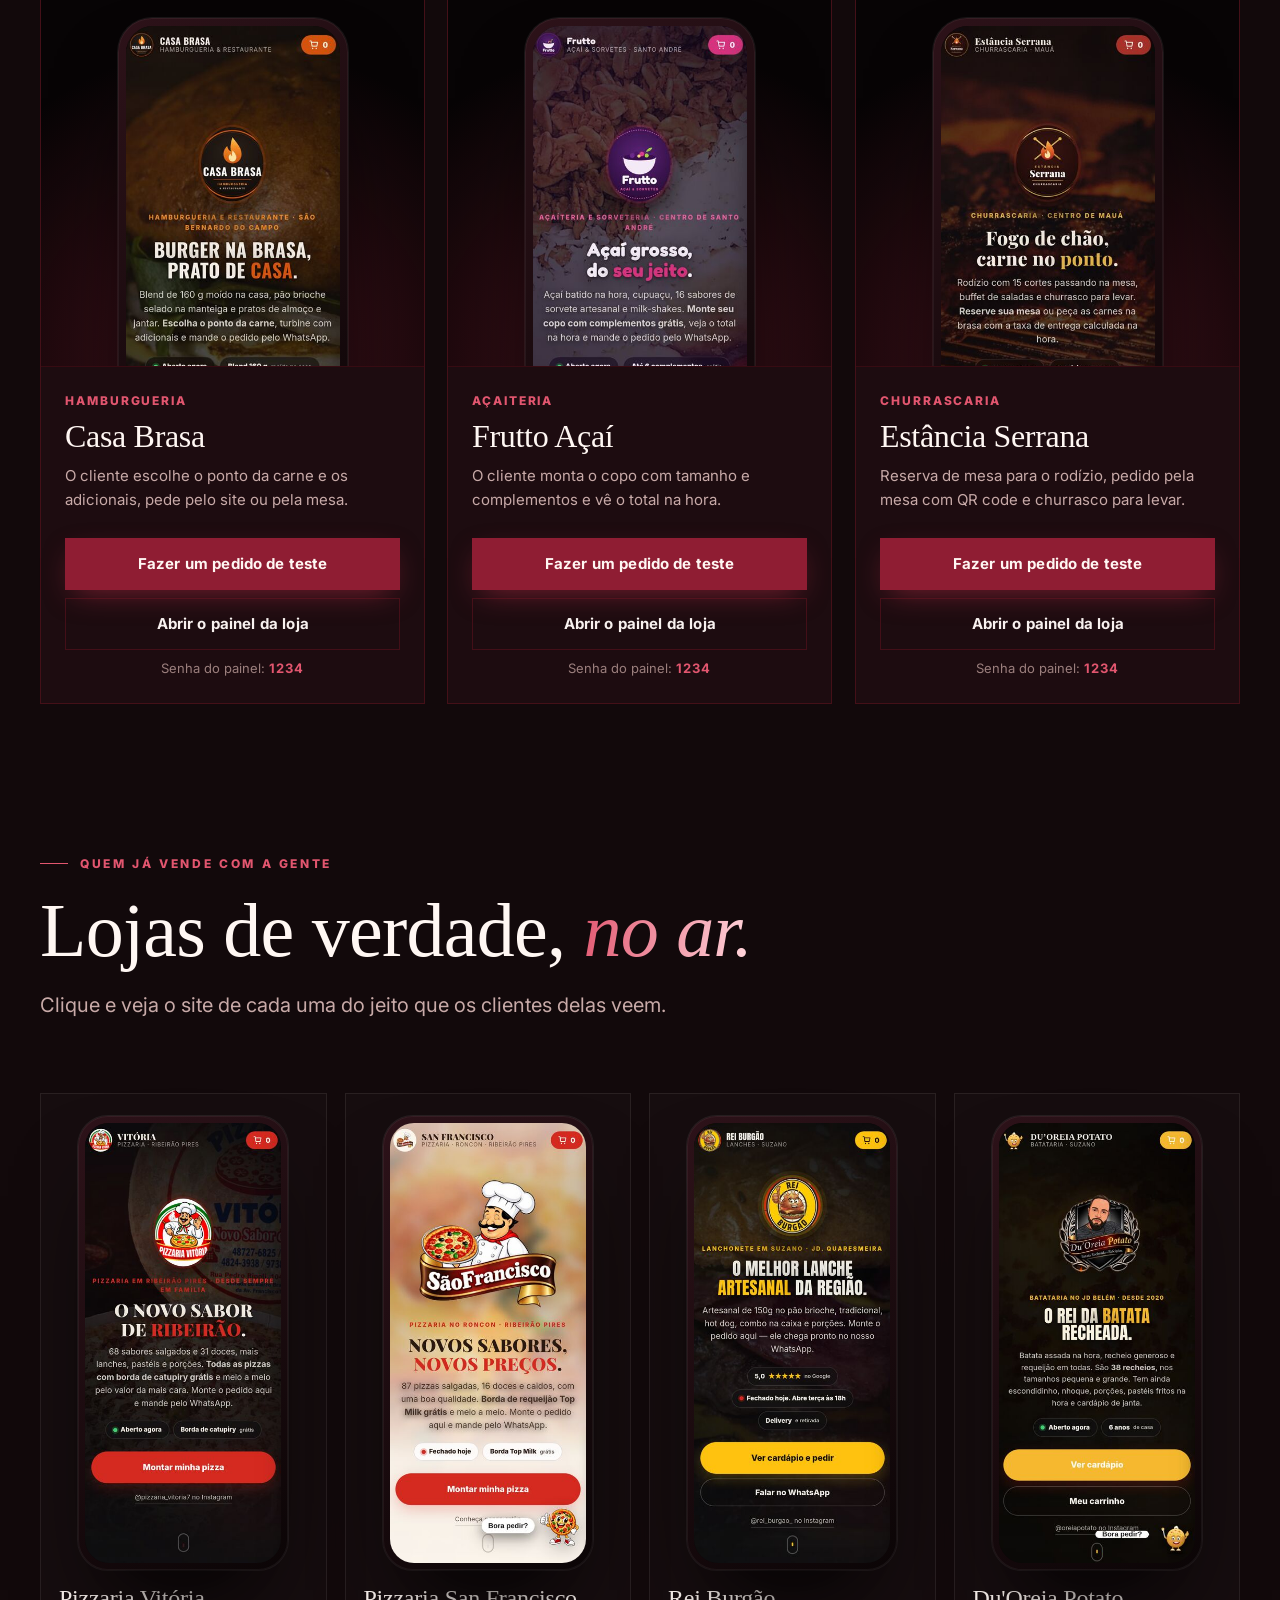
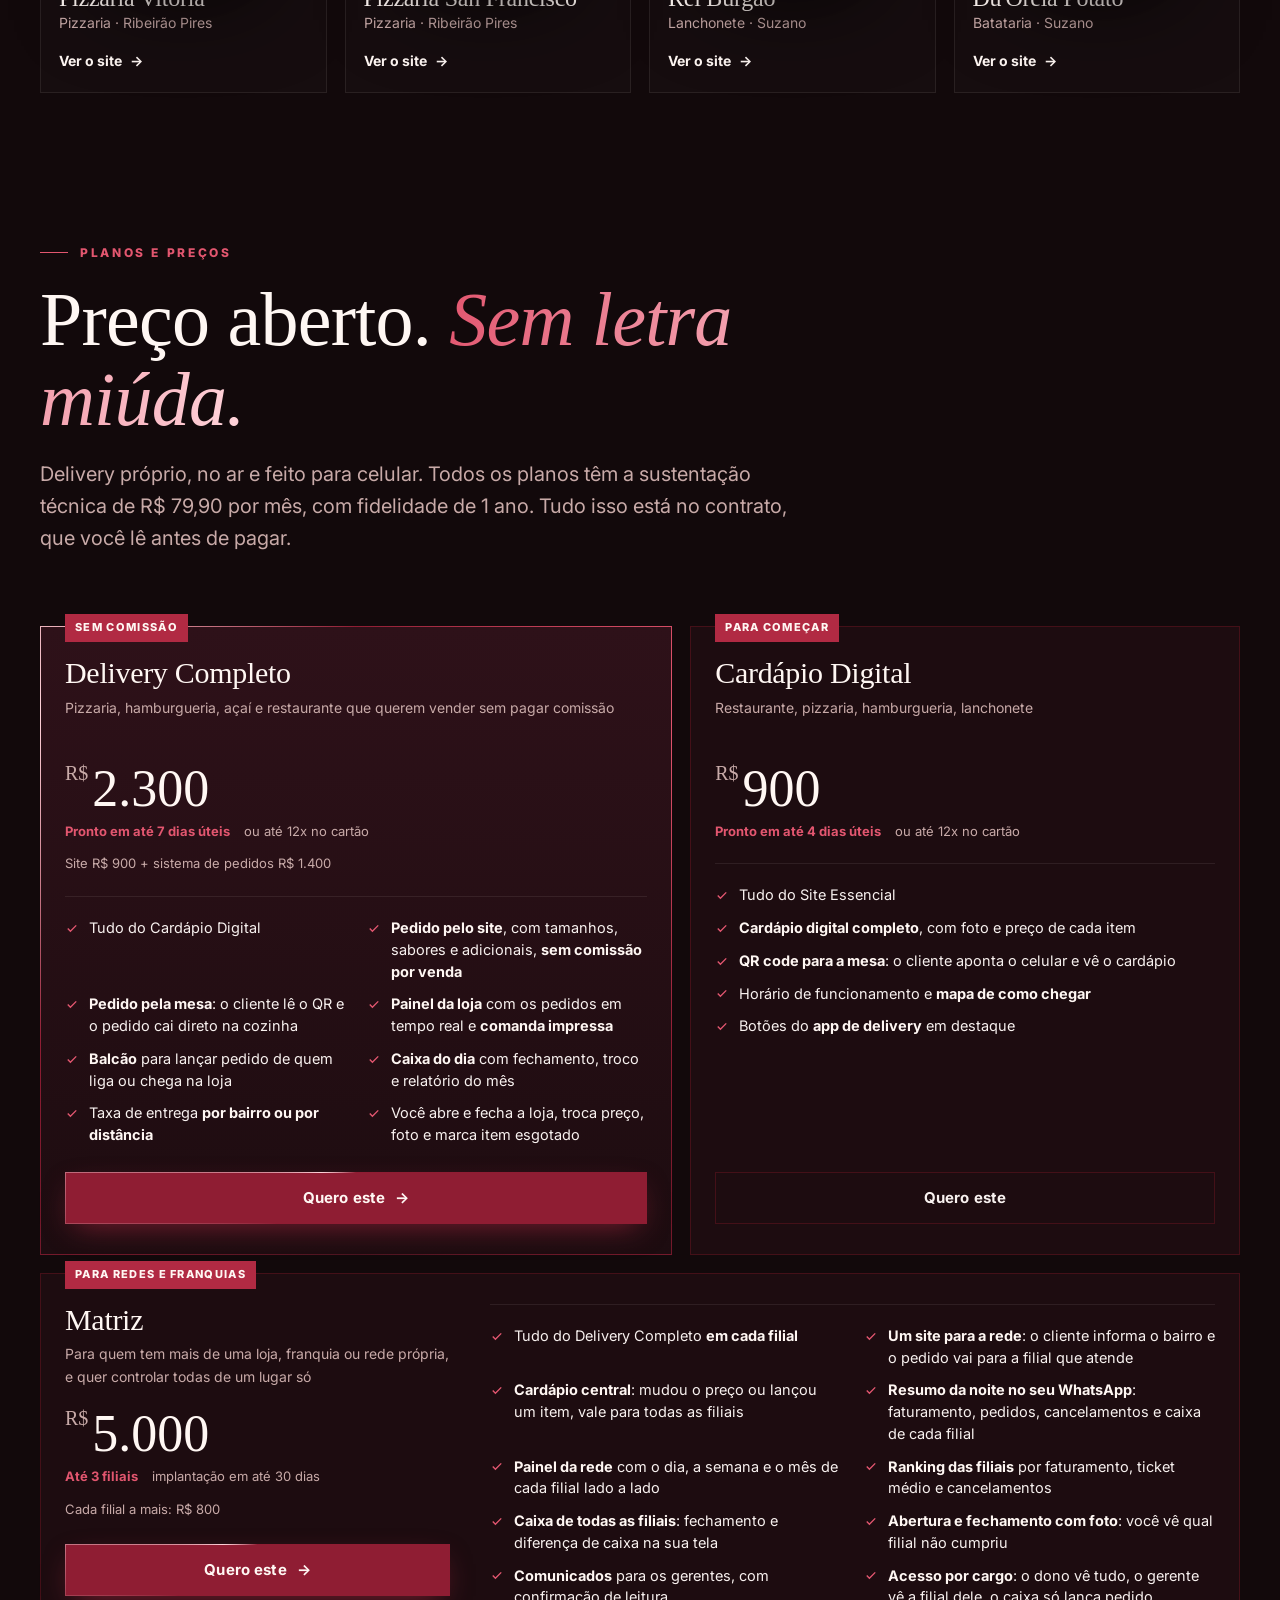
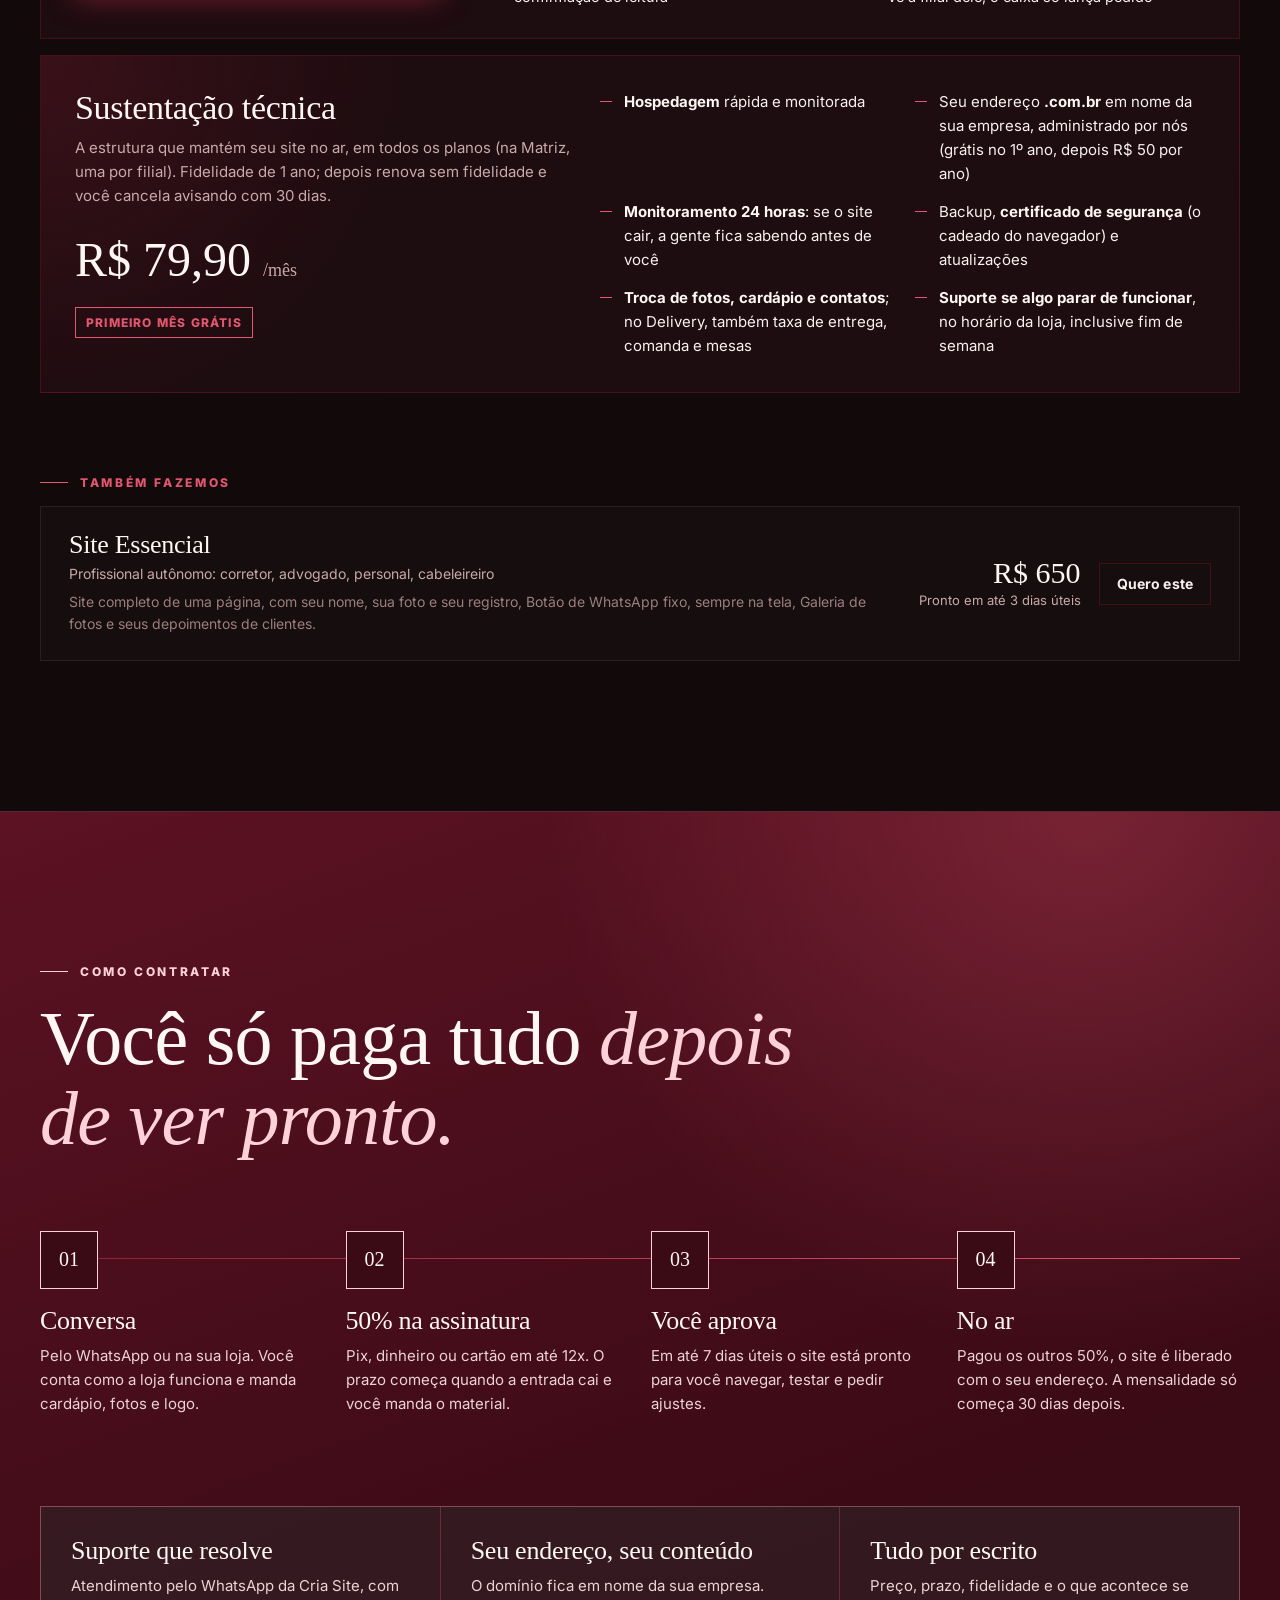
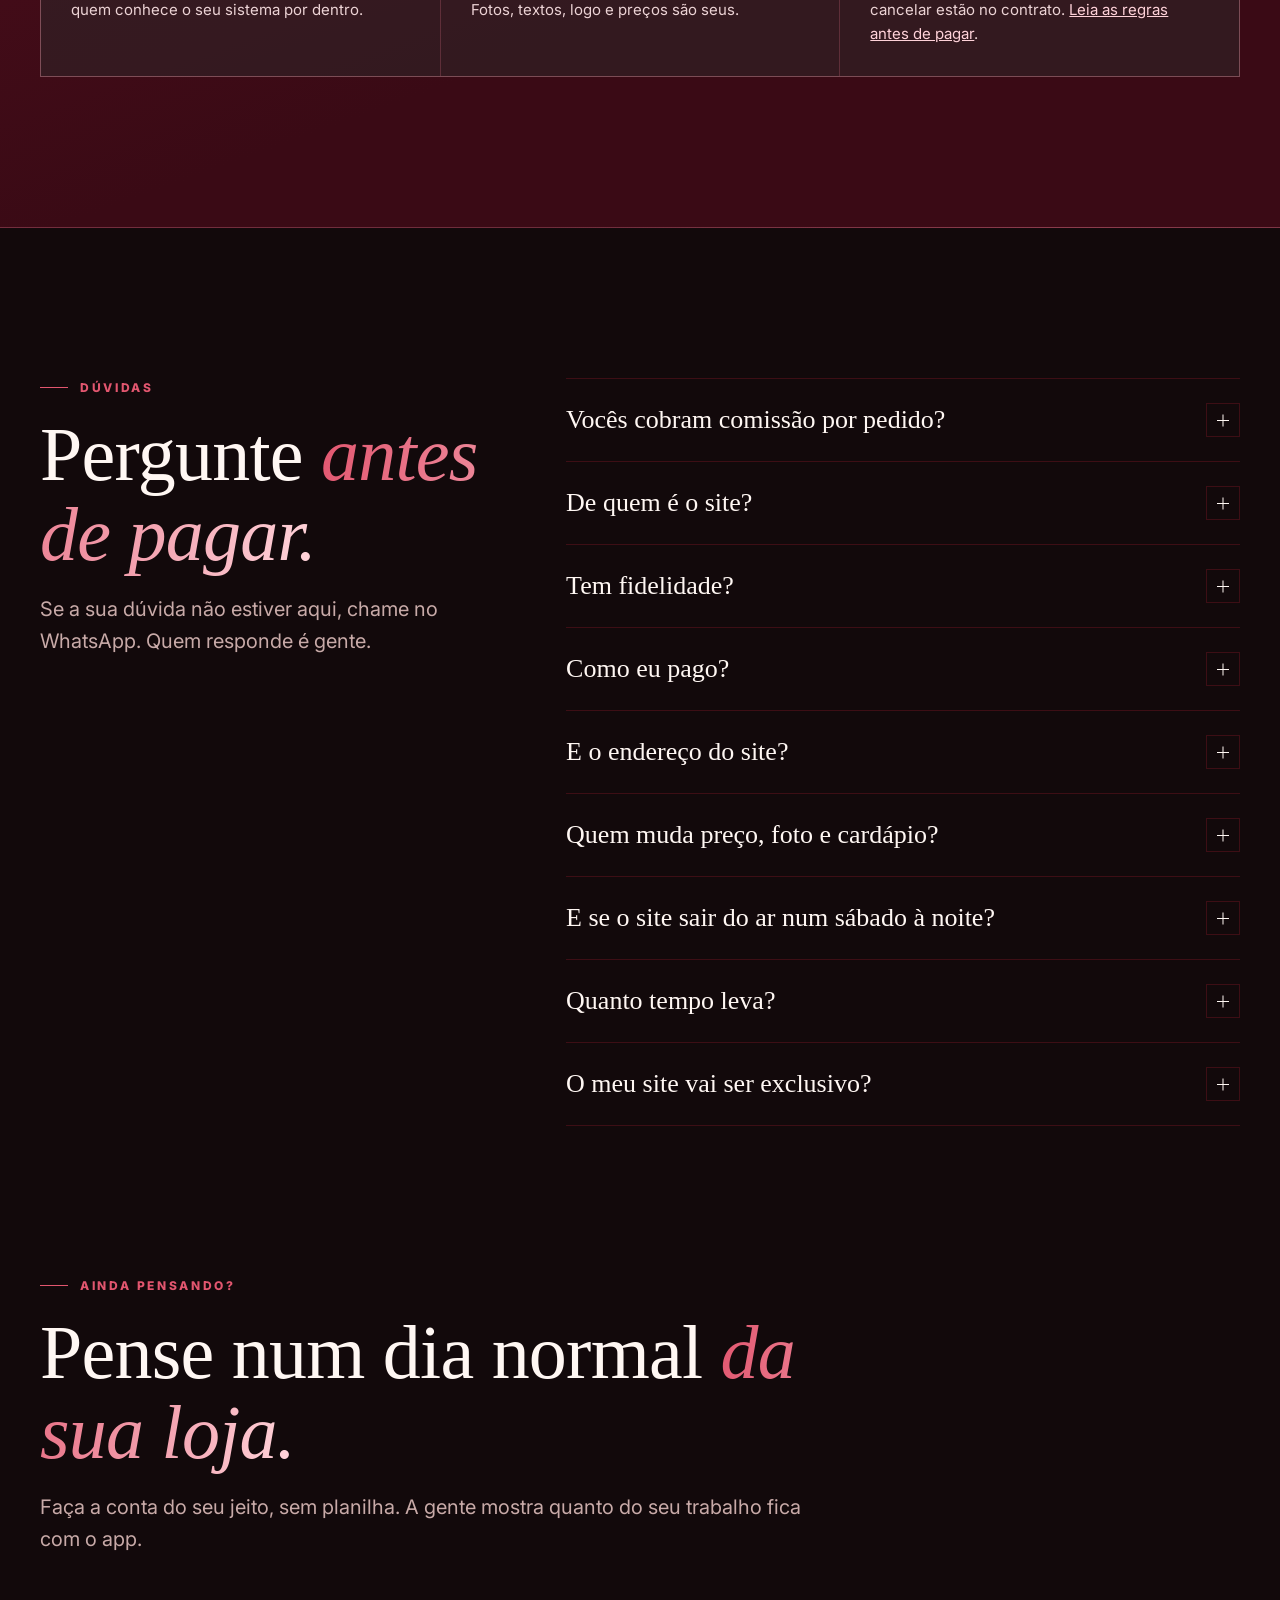
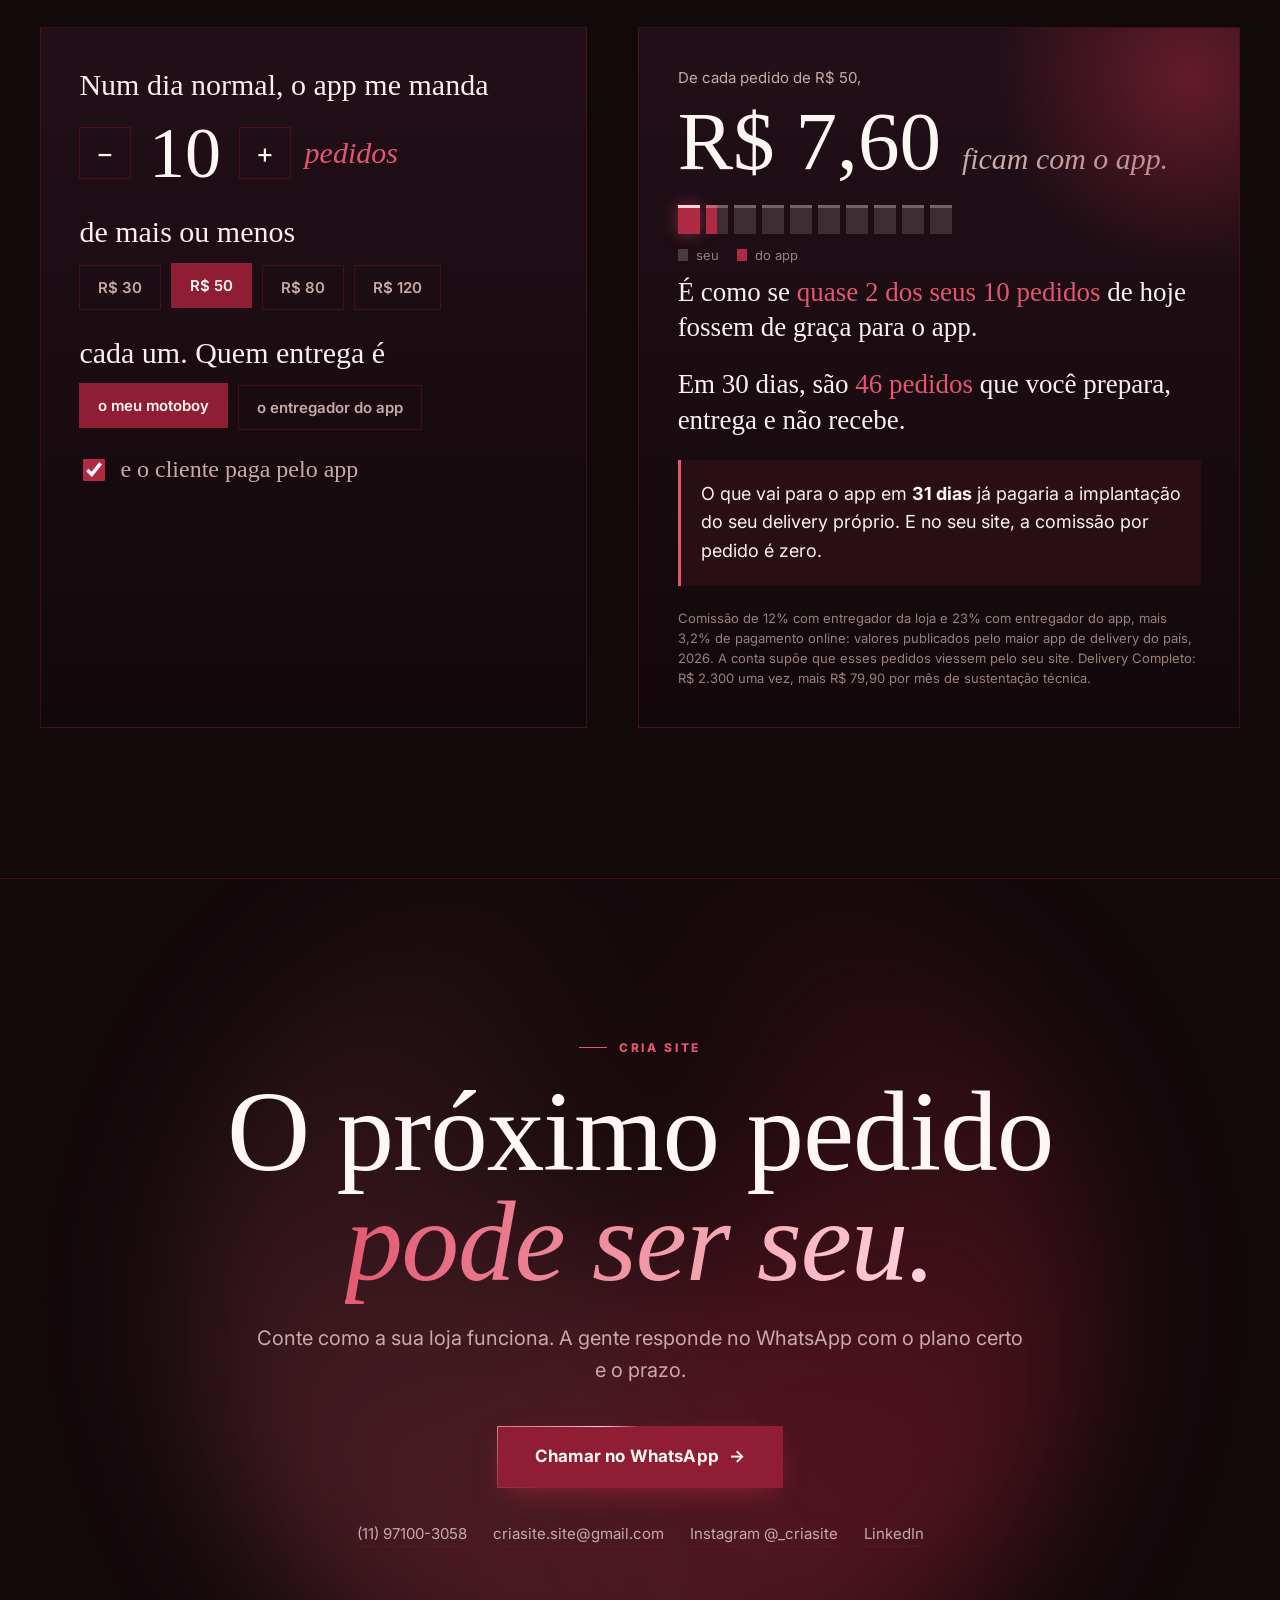
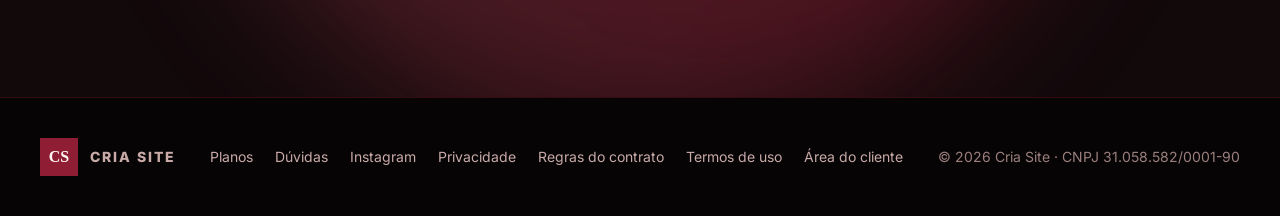
<file: cria-site.html>
<!doctype html>
<html lang="pt-BR">
  <head>
    <script>
      window.location.replace("cria-site-vitrine.html");
    </script>
    <meta charset="utf-8" />
    <meta name="viewport" content="width=device-width, initial-scale=1" />
    <meta name="color-scheme" content="light" />
    <title>Cria Site | Sites profissionais para negócios</title>
    <meta name="description" content="Cria Site cria sites, landing pages, cardápios digitais e lojas com pedido pelo WhatsApp." />
    <link rel="icon" href="cria-site-logo.svg" type="image/svg+xml" />
    <link rel="preconnect" href="https://fonts.googleapis.com" />
    <link rel="preconnect" href="https://fonts.gstatic.com" crossorigin />
    <link href="https://fonts.googleapis.com/css2?family=Instrument+Serif:ital@0;1&family=Manrope:wght@400;500;600;700;800;900&display=swap" rel="stylesheet" />
    <link rel="stylesheet" href="styles-cria.css" />
  </head>
  <body>
    <header class="topbar">
      <a class="brand" href="#top"><span>Cria</span><strong>Site</strong></a>
      <nav>
        <a href="#projetos">Projetos</a>
        <a href="#recursos">Recursos</a>
        <a href="#processo">Processo</a>
        <a href="#contato">Contato</a>
      </nav>
      <a class="top-cta" href="#contato">Começar</a>
    </header>

    <main id="top">
      <section class="hero">
        <div class="hero-copy">
          <p class="eyebrow">Cria Site</p>
          <h1>Sites que colocam sua empresa em outro nível.</h1>
          <p>Criamos sites profissionais para apresentar marcas, vender produtos, receber pedidos e transformar visitantes em clientes.</p>
          <div class="actions">
            <a class="btn primary" href="#projetos">Ver projetos</a>
            <a class="btn ghost" href="#recursos">O que entregamos</a>
          </div>
        </div>
        <div class="hero-stack" aria-label="Prévia de projetos">
          <article class="tile clinic"><span>Clínica estética</span><strong>Bella Face</strong></article>
          <article class="tile builder"><span>Construtora</span><strong>Ribeiro & Martins</strong></article>
          <article class="tile burger"><span>Cardápio digital</span><strong>Gael Burger</strong></article>
          <article class="tile cambuci"><span>Loja artesanal</span><strong>Lili do Cambuci</strong></article>
        </div>
      </section>

      <section class="strip">
        <span>Landing pages</span>
        <span>Sites institucionais</span>
        <span>Cardápios digitais</span>
        <span>Lojas com WhatsApp</span>
        <span>Portfólios comerciais</span>
      </section>

      <section id="projetos" class="section">
        <div class="section-head">
          <p class="eyebrow">Projetos selecionados</p>
          <h2>Alguns dos nossos projetos</h2>
          <p>Uma amostra de interfaces, fluxos de pedido, vitrines comerciais e experiências responsivas criadas para diferentes segmentos.</p>
        </div>

        <div class="cases">
          <article class="case">
            <div class="screen clinic-screen">
              <div class="bar"><i></i><i></i><i></i></div>
              <div class="screen-hero"><small>Estética facial</small><strong>Beleza natural. Presença elegante.</strong><p>Tratamentos e agendamento.</p></div>
              <div class="screen-row"><span>Limpeza</span><span>Harmonização</span><span>Cuidados</span></div>
            </div>
            <div class="case-copy">
              <p class="type">Clínica estética</p>
              <h3>Clínica Bella Face</h3>
              <p>Site premium para serviços estéticos, com apresentação da clínica, tratamentos, prova social e CTA de avaliação.</p>
              <ul><li>Visual refinado</li><li>Agendamento por WhatsApp</li><li>Layout responsivo</li></ul>
            </div>
          </article>

          <article class="case">
            <div class="screen builder-screen">
              <div class="bar"><i></i><i></i><i></i></div>
              <div class="screen-hero"><small>Engenharia</small><strong>Obras precisas. Resultado permanente.</strong><p>História, obras e áreas de atuação.</p></div>
              <div class="screen-gallery"><span></span><span></span><span></span></div>
            </div>
            <div class="case-copy">
              <p class="type">Construção civil</p>
              <h3>Construtora Ribeiro & Martins</h3>
              <p>Site institucional clássico, com posicionamento forte, portfólio de obras e linguagem visual corporativa.</p>
              <ul><li>Portfólio de obras</li><li>Design preto e branco</li><li>Apresentação institucional</li></ul>
            </div>
          </article>

          <article class="case">
            <div class="commerce burger-screen">
              <div class="store-list">
                <div><b>Smash Duplo</b><span>R$ 34,90</span><button>Adicionar</button></div>
                <div><b>Combo Gael</b><span>R$ 49,90</span><button>Adicionar</button></div>
                <div><b>Batata Rústica</b><span>R$ 18,90</span><button>Adicionar</button></div>
              </div>
              <aside class="cart"><small>Carrinho</small><p>1x Smash Duplo</p><p>1x Batata Rústica</p><strong>Total: R$ 53,80</strong><em>Enviar para WhatsApp</em></aside>
            </div>
            <div class="case-copy">
              <p class="type">Hamburgueria</p>
              <h3>Gael Burger</h3>
              <p>Cardápio digital com categorias, carrinho, total automático e mensagem pronta para WhatsApp.</p>
              <ul><li>Cardápio com filtros</li><li>Carrinho funcional</li><li>Pedido por WhatsApp</li></ul>
            </div>
          </article>

          <article class="case">
            <div class="commerce cambuci-screen">
              <div class="store-list">
                <div><b>Bolo de cambuci</b><span>R$ 42,90</span><button>Adicionar</button></div>
                <div><b>Licor de cambuci</b><span>R$ 49,90</span><button>Adicionar</button></div>
                <div><b>Cambuci congelado</b><span>R$ 34,90</span><button>Adicionar</button></div>
              </div>
              <aside class="cart"><small>Cestinha</small><p>1x Bolo de cambuci</p><p>1x Cambuci congelado</p><strong>Total: R$ 77,80</strong><em>Enviar para WhatsApp</em></aside>
            </div>
            <div class="case-copy">
              <p class="type">Produto artesanal</p>
              <h3>Lili do Cambuci</h3>
              <p>Loja simples e afetiva para produtos artesanais, com história do produto, vitrine e cestinha de pedido.</p>
              <ul><li>Vitrine de produtos</li><li>Cestinha de compras</li><li>Conteúdo de marca</li></ul>
            </div>
          </article>
        </div>
      </section>

      <section id="recursos" class="section">
        <div class="section-head center">
          <p class="eyebrow">Recursos</p>
          <h2>Sites feitos para vender e apresentar melhor</h2>
        </div>
        <div class="features">
          <article><span>01</span><h3>Design sob medida</h3><p>Visual adaptado ao segmento, com hierarquia, cores e imagens coerentes com a marca.</p></article>
          <article><span>02</span><h3>Conteúdo organizado</h3><p>Seções claras para explicar serviços, produtos, história, diferenciais e contato.</p></article>
          <article><span>03</span><h3>Pedidos por WhatsApp</h3><p>Cardápios e lojas com carrinho, total automático e mensagem pronta.</p></article>
          <article><span>04</span><h3>Mobile first</h3><p>Experiência responsiva para clientes que acessam pelo celular antes de comprar.</p></article>
        </div>
      </section>

      <section id="processo" class="section process">
        <div>
          <p class="eyebrow">Processo</p>
          <h2>Da ideia ao site pronto</h2>
          <p>Trabalhamos com um processo direto para transformar uma ideia, negócio ou cardápio em presença digital profissional.</p>
        </div>
        <div class="steps">
          <article><span>01</span><h3>Diagnóstico</h3><p>Entendemos o negócio, público, objetivo e tipo de conversão esperada.</p></article>
          <article><span>02</span><h3>Criação</h3><p>Montamos identidade visual, textos, seções, vitrine, cardápio ou portfólio.</p></article>
          <article><span>03</span><h3>Entrega</h3><p>Finalizamos o site pronto para publicar, divulgar e receber contatos.</p></article>
        </div>
      </section>

      <section id="contato" class="section final">
        <div>
          <p class="eyebrow">Cria Site</p>
          <h2>Vamos criar o próximo site da sua empresa?</h2>
          <p>Landing page, site institucional, cardápio digital, loja simples ou portfólio comercial.</p>
        </div>
        <a class="btn primary" href="https://wa.me/5511999999999?text=Ol%C3%A1%2C%20quero%20criar%20um%20site%20com%20a%20Cria%20Site.">Falar no WhatsApp</a>
      </section>
    </main>

    <footer>
      <a class="brand" href="#top"><span>Cria</span><strong>Site</strong></a>
      <p>Sites profissionais para negócios, serviços e vendas.</p>
      <a href="#top">Voltar ao topo</a>
    </footer>
  </body>
</html>
</file>
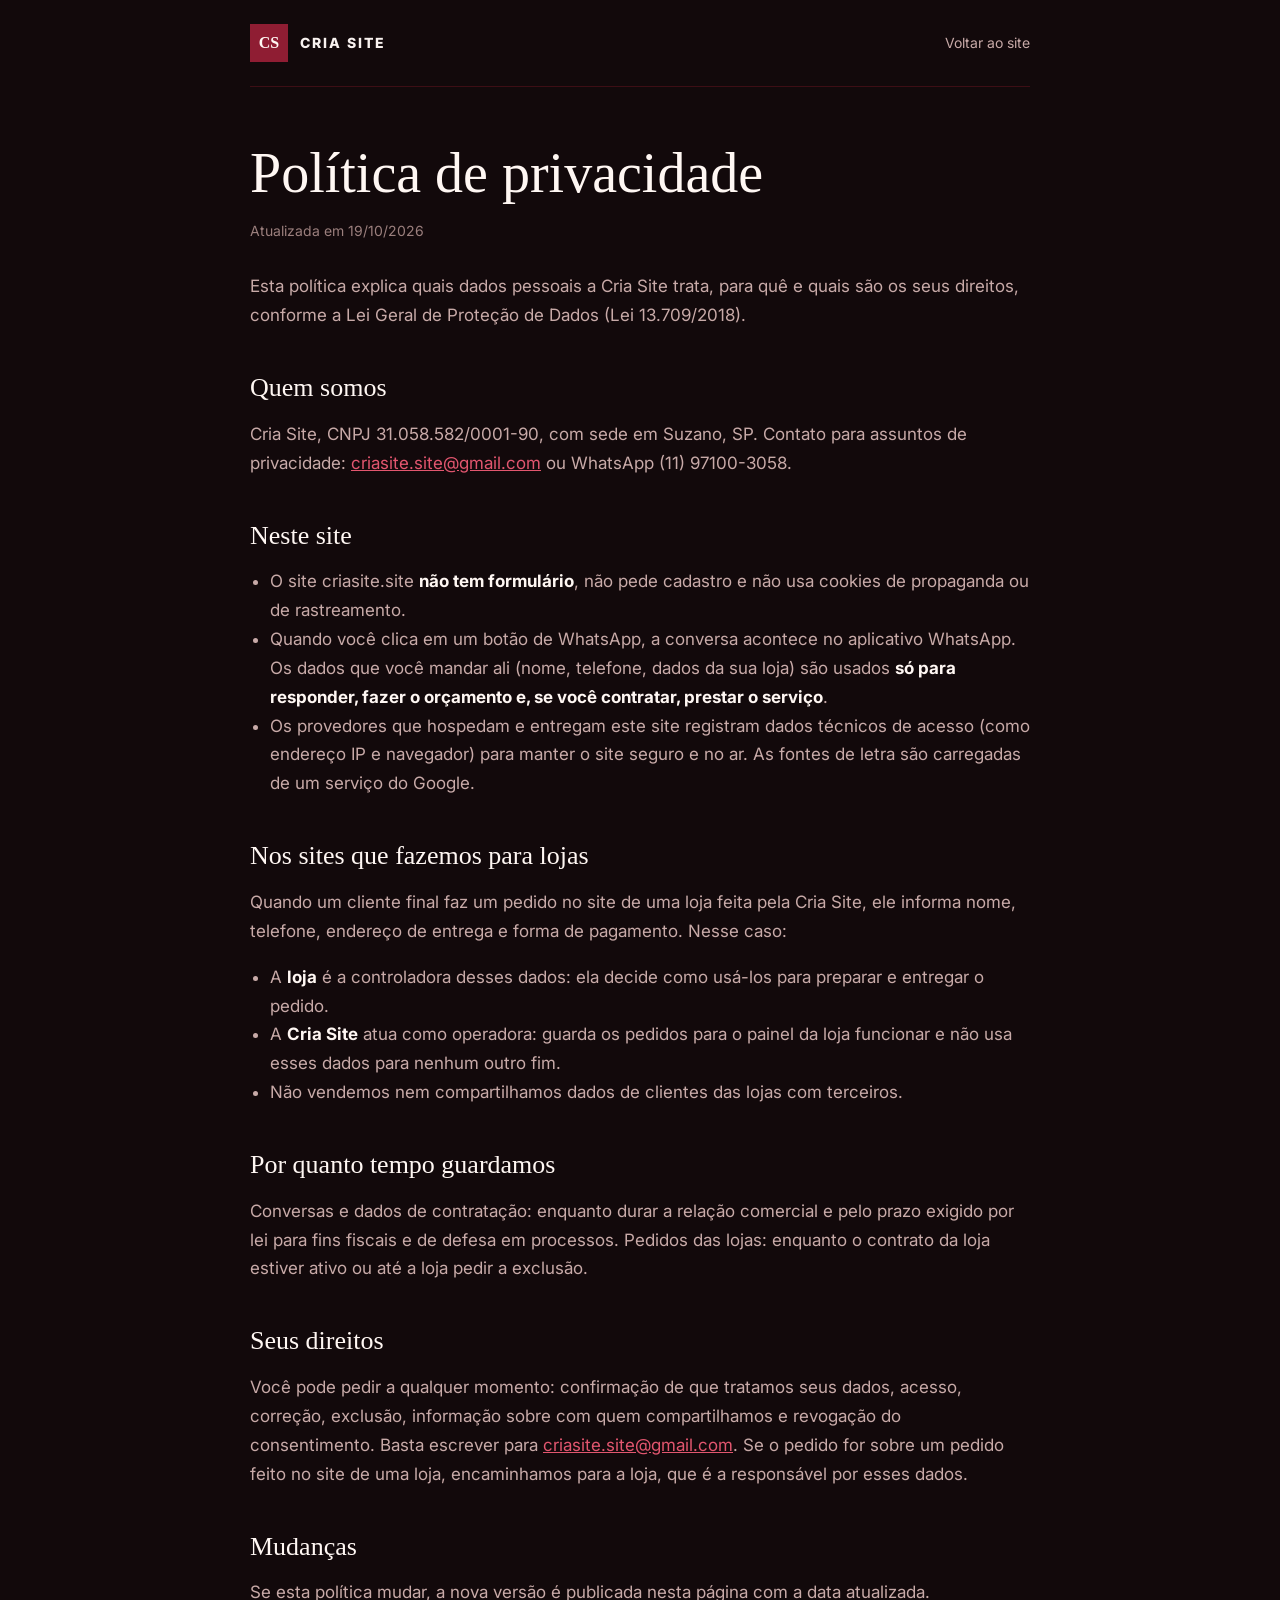
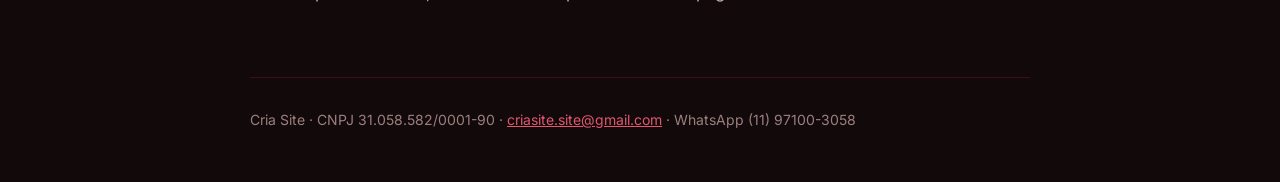
<file: privacidade.html>
<!doctype html>
<html lang="pt-BR">
<head>
<meta charset="utf-8" />
<meta name="viewport" content="width=device-width, initial-scale=1" />
<meta name="color-scheme" content="dark" />
<title>Política de privacidade | Cria Site</title>
<meta name="description" content="Como a Cria Site trata dados pessoais, conforme a LGPD." />
<link rel="canonical" href="https://criasite.site/privacidade.html" />
<link rel="icon" href="favicon.svg" type="image/svg+xml" />
<link rel="preconnect" href="https://fonts.googleapis.com" />
<link rel="preconnect" href="https://fonts.gstatic.com" crossorigin />
<link href="https://fonts.googleapis.com/css2?family=Inter:wght@400;600;800&display=swap" rel="stylesheet" />
<style>
:root { --ink: #f8f1ef; --muted: #c8aaa8; --soft: #9b7f7d; --paper: #12090b; --paper-2: #1d0c10; --line: rgba(122, 22, 37, .42); --white: #fff7f3; --accent: #8f1d33; --accent-3: #e2566f; }
* { box-sizing: border-box; }
body { margin: 0; background: var(--paper); color: var(--ink); font: 17px/1.7 Inter, ui-sans-serif, system-ui, sans-serif; -webkit-font-smoothing: antialiased; }
a { color: var(--accent-3); }
header, main, footer { width: min(780px, 100% - 32px); margin-inline: auto; }
header { display: flex; align-items: center; justify-content: space-between; gap: 16px; padding: 24px 0; border-bottom: 1px solid var(--line); }
.brand { display: inline-flex; align-items: center; gap: 12px; text-decoration: none; color: var(--ink); font-weight: 800; letter-spacing: .14em; font-size: 14px; text-transform: uppercase; }
.brand span { display: grid; place-items: center; width: 38px; height: 38px; background: var(--accent); color: var(--white); font-family: Georgia, serif; letter-spacing: 0; font-size: 16px; }
header > a:last-child { color: var(--muted); font-size: 14px; text-decoration: none; }
h1, h2 { font-family: Georgia, "Times New Roman", serif; font-weight: 400; color: var(--white); line-height: 1.1; }
h1 { font-size: clamp(38px, 6vw, 56px); margin: 56px 0 10px; }
h2 { font-size: 26px; margin: 44px 0 10px; }
.data { color: var(--soft); font-size: 14px; margin-bottom: 30px; }
p, li { color: var(--muted); }
b { color: var(--white); }
ul { padding-left: 20px; }
footer { margin-top: 70px; padding: 30px 0 50px; border-top: 1px solid var(--line); color: var(--soft); font-size: 14px; }
</style>
</head>
<body>
<header><a class="brand" href="./"><span>CS</span>Cria Site</a><a href="./">Voltar ao site</a></header>
<main>
<h1>Política de privacidade</h1>
<p class="data">Atualizada em 19/10/2026</p>
<p>Esta política explica quais dados pessoais a Cria Site trata, para quê e quais são os seus direitos, conforme a Lei Geral de Proteção de Dados (Lei 13.709/2018).</p>

<h2>Quem somos</h2>
<p>Cria Site, CNPJ 31.058.582/0001-90, com sede em Suzano, SP. Contato para assuntos de privacidade: <a href="mailto:criasite.site@gmail.com">criasite.site@gmail.com</a> ou WhatsApp (11) 97100-3058.</p>

<h2>Neste site</h2>
<ul>
<li>O site criasite.site <b>não tem formulário</b>, não pede cadastro e não usa cookies de propaganda ou de rastreamento.</li>
<li>Quando você clica em um botão de WhatsApp, a conversa acontece no aplicativo WhatsApp. Os dados que você mandar ali (nome, telefone, dados da sua loja) são usados <b>só para responder, fazer o orçamento e, se você contratar, prestar o serviço</b>.</li>
<li>Os provedores que hospedam e entregam este site registram dados técnicos de acesso (como endereço IP e navegador) para manter o site seguro e no ar. As fontes de letra são carregadas de um serviço do Google.</li>
</ul>

<h2>Nos sites que fazemos para lojas</h2>
<p>Quando um cliente final faz um pedido no site de uma loja feita pela Cria Site, ele informa nome, telefone, endereço de entrega e forma de pagamento. Nesse caso:</p>
<ul>
<li>A <b>loja</b> é a controladora desses dados: ela decide como usá-los para preparar e entregar o pedido.</li>
<li>A <b>Cria Site</b> atua como operadora: guarda os pedidos para o painel da loja funcionar e não usa esses dados para nenhum outro fim.</li>
<li>Não vendemos nem compartilhamos dados de clientes das lojas com terceiros.</li>
</ul>

<h2>Por quanto tempo guardamos</h2>
<p>Conversas e dados de contratação: enquanto durar a relação comercial e pelo prazo exigido por lei para fins fiscais e de defesa em processos. Pedidos das lojas: enquanto o contrato da loja estiver ativo ou até a loja pedir a exclusão.</p>

<h2>Seus direitos</h2>
<p>Você pode pedir a qualquer momento: confirmação de que tratamos seus dados, acesso, correção, exclusão, informação sobre com quem compartilhamos e revogação do consentimento. Basta escrever para <a href="mailto:criasite.site@gmail.com">criasite.site@gmail.com</a>. Se o pedido for sobre um pedido feito no site de uma loja, encaminhamos para a loja, que é a responsável por esses dados.</p>

<h2>Mudanças</h2>
<p>Se esta política mudar, a nova versão é publicada nesta página com a data atualizada.</p>

</main>
<footer>Cria Site · CNPJ 31.058.582/0001-90 · <a href="mailto:criasite.site@gmail.com">criasite.site@gmail.com</a> · WhatsApp (11) 97100-3058</footer>
</body>
</html>
</file>
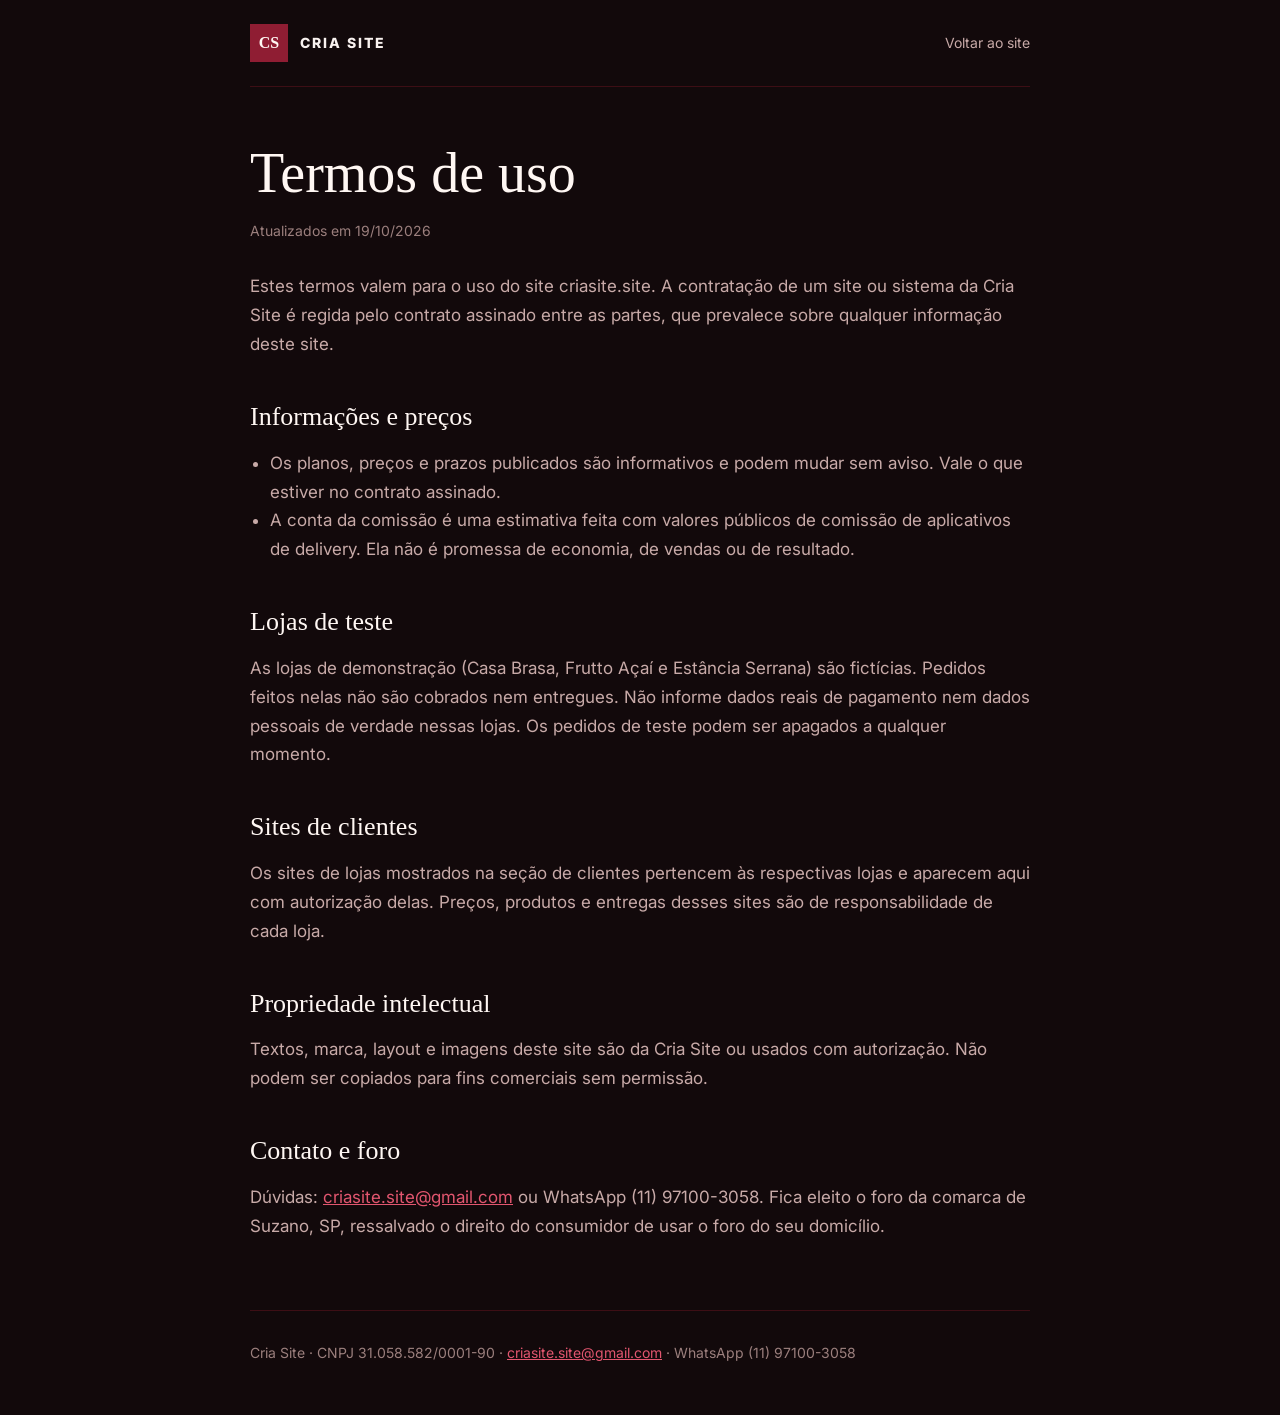
<file: termos.html>
<!doctype html>
<html lang="pt-BR">
<head>
<meta charset="utf-8" />
<meta name="viewport" content="width=device-width, initial-scale=1" />
<meta name="color-scheme" content="dark" />
<title>Termos de uso | Cria Site</title>
<meta name="description" content="Termos de uso do site da Cria Site." />
<link rel="canonical" href="https://criasite.site/termos.html" />
<link rel="icon" href="favicon.svg" type="image/svg+xml" />
<link rel="preconnect" href="https://fonts.googleapis.com" />
<link rel="preconnect" href="https://fonts.gstatic.com" crossorigin />
<link href="https://fonts.googleapis.com/css2?family=Inter:wght@400;600;800&display=swap" rel="stylesheet" />
<style>
:root { --ink: #f8f1ef; --muted: #c8aaa8; --soft: #9b7f7d; --paper: #12090b; --paper-2: #1d0c10; --line: rgba(122, 22, 37, .42); --white: #fff7f3; --accent: #8f1d33; --accent-3: #e2566f; }
* { box-sizing: border-box; }
body { margin: 0; background: var(--paper); color: var(--ink); font: 17px/1.7 Inter, ui-sans-serif, system-ui, sans-serif; -webkit-font-smoothing: antialiased; }
a { color: var(--accent-3); }
header, main, footer { width: min(780px, 100% - 32px); margin-inline: auto; }
header { display: flex; align-items: center; justify-content: space-between; gap: 16px; padding: 24px 0; border-bottom: 1px solid var(--line); }
.brand { display: inline-flex; align-items: center; gap: 12px; text-decoration: none; color: var(--ink); font-weight: 800; letter-spacing: .14em; font-size: 14px; text-transform: uppercase; }
.brand span { display: grid; place-items: center; width: 38px; height: 38px; background: var(--accent); color: var(--white); font-family: Georgia, serif; letter-spacing: 0; font-size: 16px; }
header > a:last-child { color: var(--muted); font-size: 14px; text-decoration: none; }
h1, h2 { font-family: Georgia, "Times New Roman", serif; font-weight: 400; color: var(--white); line-height: 1.1; }
h1 { font-size: clamp(38px, 6vw, 56px); margin: 56px 0 10px; }
h2 { font-size: 26px; margin: 44px 0 10px; }
.data { color: var(--soft); font-size: 14px; margin-bottom: 30px; }
p, li { color: var(--muted); }
b { color: var(--white); }
ul { padding-left: 20px; }
footer { margin-top: 70px; padding: 30px 0 50px; border-top: 1px solid var(--line); color: var(--soft); font-size: 14px; }
</style>
</head>
<body>
<header><a class="brand" href="./"><span>CS</span>Cria Site</a><a href="./">Voltar ao site</a></header>
<main>
<h1>Termos de uso</h1>
<p class="data">Atualizados em 19/10/2026</p>
<p>Estes termos valem para o uso do site criasite.site. A contratação de um site ou sistema da Cria Site é regida pelo contrato assinado entre as partes, que prevalece sobre qualquer informação deste site.</p>

<h2>Informações e preços</h2>
<ul>
<li>Os planos, preços e prazos publicados são informativos e podem mudar sem aviso. Vale o que estiver no contrato assinado.</li>
<li>A conta da comissão é uma estimativa feita com valores públicos de comissão de aplicativos de delivery. Ela não é promessa de economia, de vendas ou de resultado.</li>
</ul>

<h2>Lojas de teste</h2>
<p>As lojas de demonstração (Casa Brasa, Frutto Açaí e Estância Serrana) são fictícias. Pedidos feitos nelas não são cobrados nem entregues. Não informe dados reais de pagamento nem dados pessoais de verdade nessas lojas. Os pedidos de teste podem ser apagados a qualquer momento.</p>

<h2>Sites de clientes</h2>
<p>Os sites de lojas mostrados na seção de clientes pertencem às respectivas lojas e aparecem aqui com autorização delas. Preços, produtos e entregas desses sites são de responsabilidade de cada loja.</p>

<h2>Propriedade intelectual</h2>
<p>Textos, marca, layout e imagens deste site são da Cria Site ou usados com autorização. Não podem ser copiados para fins comerciais sem permissão.</p>

<h2>Contato e foro</h2>
<p>Dúvidas: <a href="mailto:criasite.site@gmail.com">criasite.site@gmail.com</a> ou WhatsApp (11) 97100-3058. Fica eleito o foro da comarca de Suzano, SP, ressalvado o direito do consumidor de usar o foro do seu domicílio.</p>

</main>
<footer>Cria Site · CNPJ 31.058.582/0001-90 · <a href="mailto:criasite.site@gmail.com">criasite.site@gmail.com</a> · WhatsApp (11) 97100-3058</footer>
</body>
</html>
</file>
<file: styles-cria.css>
:root {
  --ink: #111;
  --muted: #6c6c6c;
  --paper: #f4f1ea;
  --white: #fff;
  --acid: #b9ff66;
  --line: rgb(17 17 17 / 12%);
  --radius: 10px;
  --container: 1180px;
  --display: "Instrument Serif", Georgia, serif;
  --ui: "Manrope", Inter, system-ui, sans-serif;
}

* { box-sizing: border-box; }
html { scroll-behavior: smooth; }
body {
  margin: 0;
  color: var(--ink);
  background: linear-gradient(180deg, var(--paper), #fff);
  font-family: var(--ui);
  line-height: 1.55;
}
a { color: inherit; text-decoration: none; }

.topbar {
  position: sticky;
  top: 0;
  z-index: 10;
  display: grid;
  grid-template-columns: auto 1fr auto;
  align-items: center;
  gap: 24px;
  min-height: 76px;
  padding: 0 max(20px, calc((100vw - var(--container)) / 2));
  border-bottom: 1px solid var(--line);
  background: rgb(244 241 234 / 88%);
  backdrop-filter: blur(18px);
}
.brand {
  display: inline-flex;
  align-items: center;
  gap: 4px;
  font-size: 1.35rem;
  font-weight: 900;
  letter-spacing: -0.03em;
}
.brand strong {
  padding: 0 7px 2px;
  border-radius: 6px;
  background: var(--acid);
}
nav { display: flex; justify-content: center; gap: 28px; color: var(--muted); font-weight: 800; font-size: .88rem; }
.top-cta, .btn {
  display: inline-flex;
  align-items: center;
  justify-content: center;
  min-height: 48px;
  padding: 0 18px;
  border: 1px solid var(--ink);
  border-radius: var(--radius);
  font-weight: 900;
}
.primary, .top-cta { color: #fff; background: var(--ink); }
.ghost { background: transparent; }

.hero, .section {
  width: min(var(--container), calc(100% - 40px));
  margin: 0 auto;
}
.hero {
  display: grid;
  grid-template-columns: minmax(0, .9fr) minmax(360px, 1fr);
  gap: clamp(32px, 7vw, 86px);
  align-items: center;
  min-height: calc(100svh - 76px);
  padding: 72px 0;
}
.eyebrow {
  margin: 0 0 14px;
  color: #5e6f2d;
  font-weight: 900;
  letter-spacing: .16em;
  text-transform: uppercase;
  font-size: .76rem;
}
h1, h2 {
  margin: 0 0 20px;
  font-family: var(--display);
  font-weight: 400;
  line-height: .96;
  letter-spacing: 0;
}
h1 { max-width: 11ch; font-size: clamp(4rem, 9vw, 8.5rem); }
h2 { max-width: 12ch; font-size: clamp(3rem, 6vw, 6rem); }
h3 { margin: 0 0 8px; font-size: 1.25rem; }
p { margin-top: 0; color: var(--muted); }
.hero-copy > p:not(.eyebrow), .section-head > p, .process > div > p, .final p {
  max-width: 620px;
  font-size: 1.12rem;
}
.actions { display: flex; gap: 12px; flex-wrap: wrap; margin-top: 28px; }

.hero-stack {
  display: grid;
  grid-template-columns: repeat(2, 1fr);
  gap: 14px;
}
.tile {
  min-height: 220px;
  display: grid;
  align-content: end;
  gap: 8px;
  padding: 20px;
  border-radius: var(--radius);
  color: #fff;
  box-shadow: 0 24px 70px rgb(17 17 17 / 14%);
}
.tile span { opacity: .75; font-weight: 900; text-transform: uppercase; font-size: .75rem; letter-spacing: .12em; }
.tile strong { font-family: var(--display); font-size: 2.2rem; line-height: 1; }
.clinic { background: linear-gradient(135deg, #5e4245, #c98b91); }
.builder { background: #050505; }
.burger { background: linear-gradient(135deg, #17100d, #e4572e); }
.cambuci { background: linear-gradient(135deg, #5f7f36, #d9893d); }

.strip {
  display: flex;
  flex-wrap: wrap;
  justify-content: center;
  gap: 1px;
  border-block: 1px solid var(--line);
  background: var(--line);
}
.strip span {
  flex: 1 1 200px;
  min-height: 86px;
  display: grid;
  place-items: center;
  background: #fff;
  font-weight: 900;
  text-transform: uppercase;
  letter-spacing: .1em;
  font-size: .78rem;
}
.section { padding: clamp(72px, 10vw, 130px) 0; }
.section-head { margin-bottom: 42px; }
.center { text-align: center; margin-inline: auto; }
.center h2, .center p { margin-inline: auto; }

.cases { display: grid; gap: 22px; }
.case {
  display: grid;
  grid-template-columns: minmax(0, 1.2fr) minmax(320px, .8fr);
  overflow: hidden;
  border: 1px solid var(--line);
  border-radius: var(--radius);
  background: #fff;
  box-shadow: 0 18px 60px rgb(17 17 17 / 8%);
}
.screen, .commerce {
  min-height: 430px;
  padding: 18px;
  color: #fff;
}
.bar { display: flex; gap: 6px; margin-bottom: 14px; }
.bar i { width: 10px; height: 10px; border-radius: 50%; background: rgb(255 255 255 / .55); }
.screen-hero {
  min-height: 280px;
  display: grid;
  align-content: end;
  padding: 20px;
  border: 1px solid rgb(255 255 255 / 20%);
  border-radius: var(--radius);
  background: radial-gradient(circle at 82% 16%, rgb(255 255 255 / 18%), transparent 11rem), linear-gradient(180deg, transparent, rgb(0 0 0 / 44%));
}
.screen-hero small { opacity: .7; font-weight: 900; letter-spacing: .12em; text-transform: uppercase; }
.screen-hero strong { max-width: 10ch; font-family: var(--display); font-size: clamp(2.6rem, 5vw, 4.8rem); line-height: .94; }
.screen-hero p { color: rgb(255 255 255 / .76); }
.screen-row, .screen-gallery { display: grid; grid-template-columns: repeat(3, 1fr); gap: 10px; margin-top: 14px; }
.screen-row span, .screen-gallery span {
  min-height: 70px;
  display: grid;
  place-items: center;
  border: 1px solid rgb(255 255 255 / 18%);
  border-radius: var(--radius);
  background: rgb(255 255 255 / 10%);
  font-size: .8rem;
  font-weight: 800;
}
.clinic-screen { background: linear-gradient(135deg, #5e4245, #c98b91); }
.builder-screen { background: #050505; }
.case-copy { display: grid; align-content: center; padding: clamp(24px, 4vw, 42px); }
.type { color: #5e6f2d; font-size: .76rem; font-weight: 900; letter-spacing: .14em; text-transform: uppercase; }
.case-copy ul { margin: 18px 0 0; padding-left: 20px; color: var(--ink); font-weight: 700; }

.commerce {
  display: grid;
  grid-template-columns: 1fr 230px;
  gap: 16px;
}
.burger-screen { background: linear-gradient(135deg, #17100d, #e4572e); }
.cambuci-screen { background: linear-gradient(135deg, #5f7f36, #d9893d); }
.store-list { display: grid; align-content: center; gap: 12px; }
.store-list div {
  display: grid;
  grid-template-columns: 1fr auto;
  gap: 8px;
  padding: 14px;
  border: 1px solid rgb(255 255 255 / 18%);
  border-radius: var(--radius);
  background: rgb(255 255 255 / 10%);
}
.store-list span { font-weight: 900; }
.store-list button, .cart em {
  grid-column: 1 / -1;
  min-height: 38px;
  border: 0;
  border-radius: var(--radius);
  background: #fff;
  color: #111;
  font-weight: 900;
  font-style: normal;
}
.cart {
  align-self: center;
  display: grid;
  gap: 10px;
  padding: 18px;
  border-radius: var(--radius);
  background: rgb(0 0 0 / 42%);
}
.cart small { opacity: .7; font-weight: 900; text-transform: uppercase; letter-spacing: .14em; }
.cart p { margin: 0; color: rgb(255 255 255 / .8); }

.features { display: grid; grid-template-columns: repeat(4, 1fr); gap: 16px; }
.features article, .steps article {
  padding: 22px;
  border: 1px solid var(--line);
  border-radius: var(--radius);
  background: rgb(255 255 255 / .62);
}
.features span, .steps span {
  display: inline-flex;
  margin-bottom: 38px;
  font-family: var(--display);
  font-size: 2rem;
}
.process {
  display: grid;
  grid-template-columns: minmax(0, .9fr) minmax(320px, .9fr);
  gap: 70px;
}
.steps { display: grid; gap: 14px; }
.final {
  display: flex;
  justify-content: space-between;
  align-items: end;
  gap: 30px;
  border-block: 1px solid var(--line);
}
footer {
  display: flex;
  justify-content: space-between;
  align-items: center;
  gap: 20px;
  padding: 28px max(20px, calc((100vw - var(--container)) / 2));
  background: #fff;
  border-top: 1px solid var(--line);
}
footer p { margin: 0; }
footer > a:last-child { font-weight: 900; }

@media (max-width: 960px) {
  nav { display: none; }
  .hero, .case, .process { grid-template-columns: 1fr; }
  .features { grid-template-columns: repeat(2, 1fr); }
}
@media (max-width: 680px) {
  .top-cta { display: none; }
  h1 { font-size: clamp(3.4rem, 16vw, 5rem); }
  h2 { font-size: clamp(2.7rem, 13vw, 4rem); }
  .hero-stack, .features, .commerce { grid-template-columns: 1fr; }
  .screen, .commerce { min-height: auto; }
  .final, footer, .actions { align-items: stretch; flex-direction: column; }
  .btn { width: 100%; }
}
</file>
